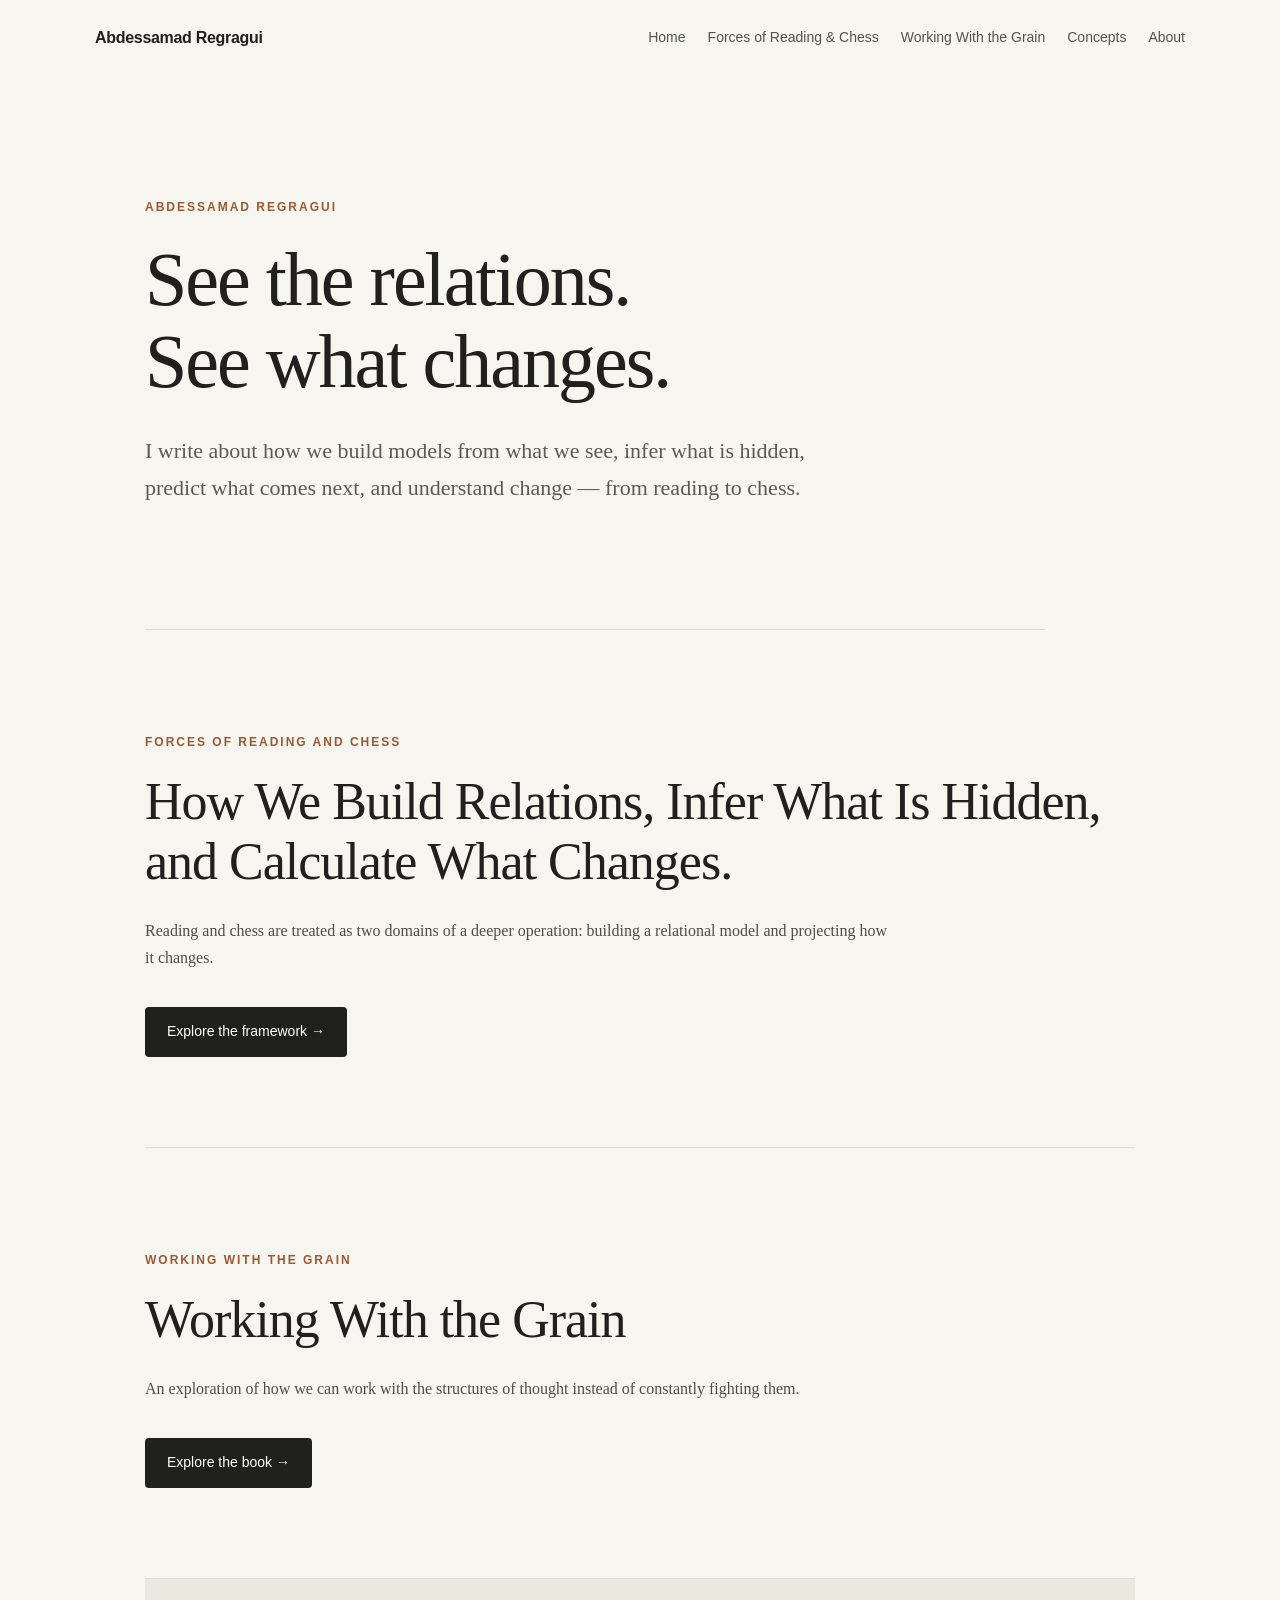
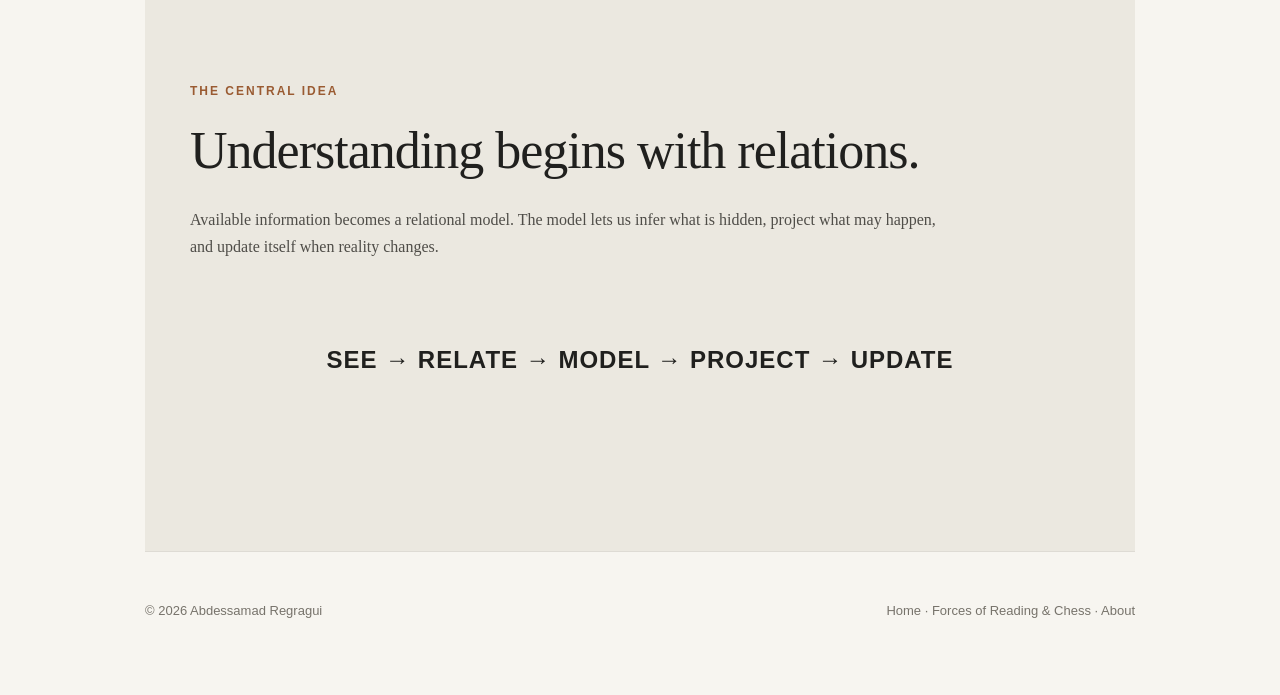
<file: index.html>
<!DOCTYPE html>
<html lang="en">
<head>
    <meta charset="UTF-8">
    <meta name="viewport" content="width=device-width, initial-scale=1.0">

    <title>Abdessamad Regragui — Ideas, Reading & Chess</title>

    <meta name="description" content="Official website of Abdessamad Regragui, author of Forces of Reading and Chess and Working With the Grain.">

    <link rel="stylesheet" href="style.css">
</head>

<body>

<header>
    <nav class="nav">
        <a href="index.html" class="logo">Abdessamad Regragui</a>

        <div class="nav-links">
            <a href="index.html">Home</a>
            <a href="forces-of-reading-and-chess.html">Forces of Reading & Chess</a>
            <a href="working-with-the-grain.html">Working With the Grain</a>
            <a href="concepts.html">Concepts</a>
            <a href="about.html">About</a>
        </div>
    </nav>
</header>

<main>

<section class="hero">

    <p class="eyebrow">ABDESSAMAD REGRAGUI</p>

    <h1>
        See the relations.<br>
        See what changes.
    </h1>

    <p class="intro">
        I write about how we build models from what we see,
        infer what is hidden, predict what comes next,
        and understand change — from reading to chess.
    </p>

</section>


<section>

    <p class="section-label">FORCES OF READING AND CHESS</p>

    <h2>
        How We Build Relations,
        Infer What Is Hidden,
        and Calculate What Changes.
    </h2>

    <p>
        Reading and chess are treated as two domains of a
        deeper operation: building a relational model and
        projecting how it changes.
    </p>

    <a class="button" href="forces-of-reading-and-chess.html">
        Explore the framework →
    </a>

</section>


<section>

    <p class="section-label">WORKING WITH THE GRAIN</p>

    <h2>Working With the Grain</h2>

    <p>
        An exploration of how we can work with the structures
        of thought instead of constantly fighting them.
    </p>

    <a class="button" href="working-with-the-grain.html">
        Explore the book →
    </a>

</section>


<section class="connection">

    <p class="section-label">THE CENTRAL IDEA</p>

    <h2>Understanding begins with relations.</h2>

    <p>
        Available information becomes a relational model.
        The model lets us infer what is hidden, project what
        may happen, and update itself when reality changes.
    </p>

    <div class="large-formula">
        SEE → RELATE → MODEL → PROJECT → UPDATE
    </div>

</section>

</main>


<footer>

    <p>© 2026 Abdessamad Regragui</p>

    <p>
        <a href="index.html">Home</a> ·
        <a href="forces-of-reading-and-chess.html">Forces of Reading & Chess</a> ·
        <a href="about.html">About</a>
    </p>

</footer>

</body>
</html>
</file>
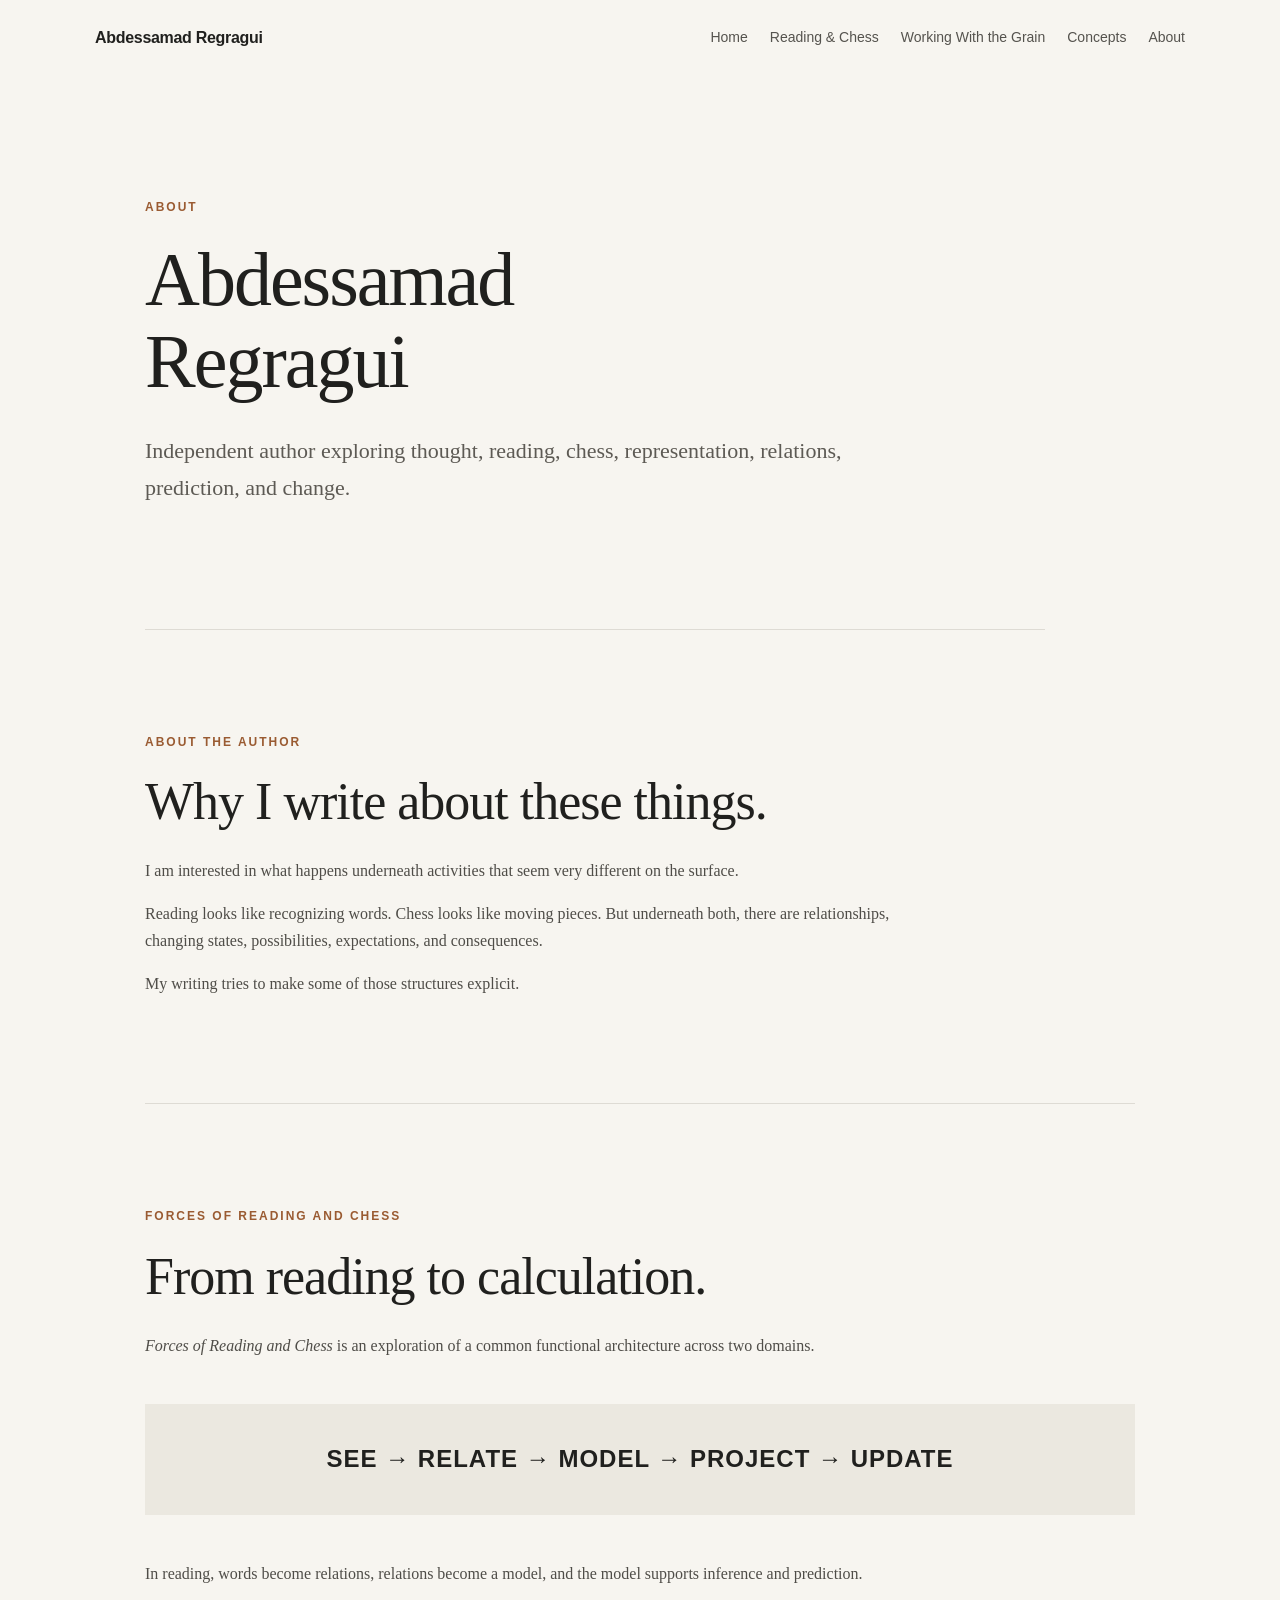
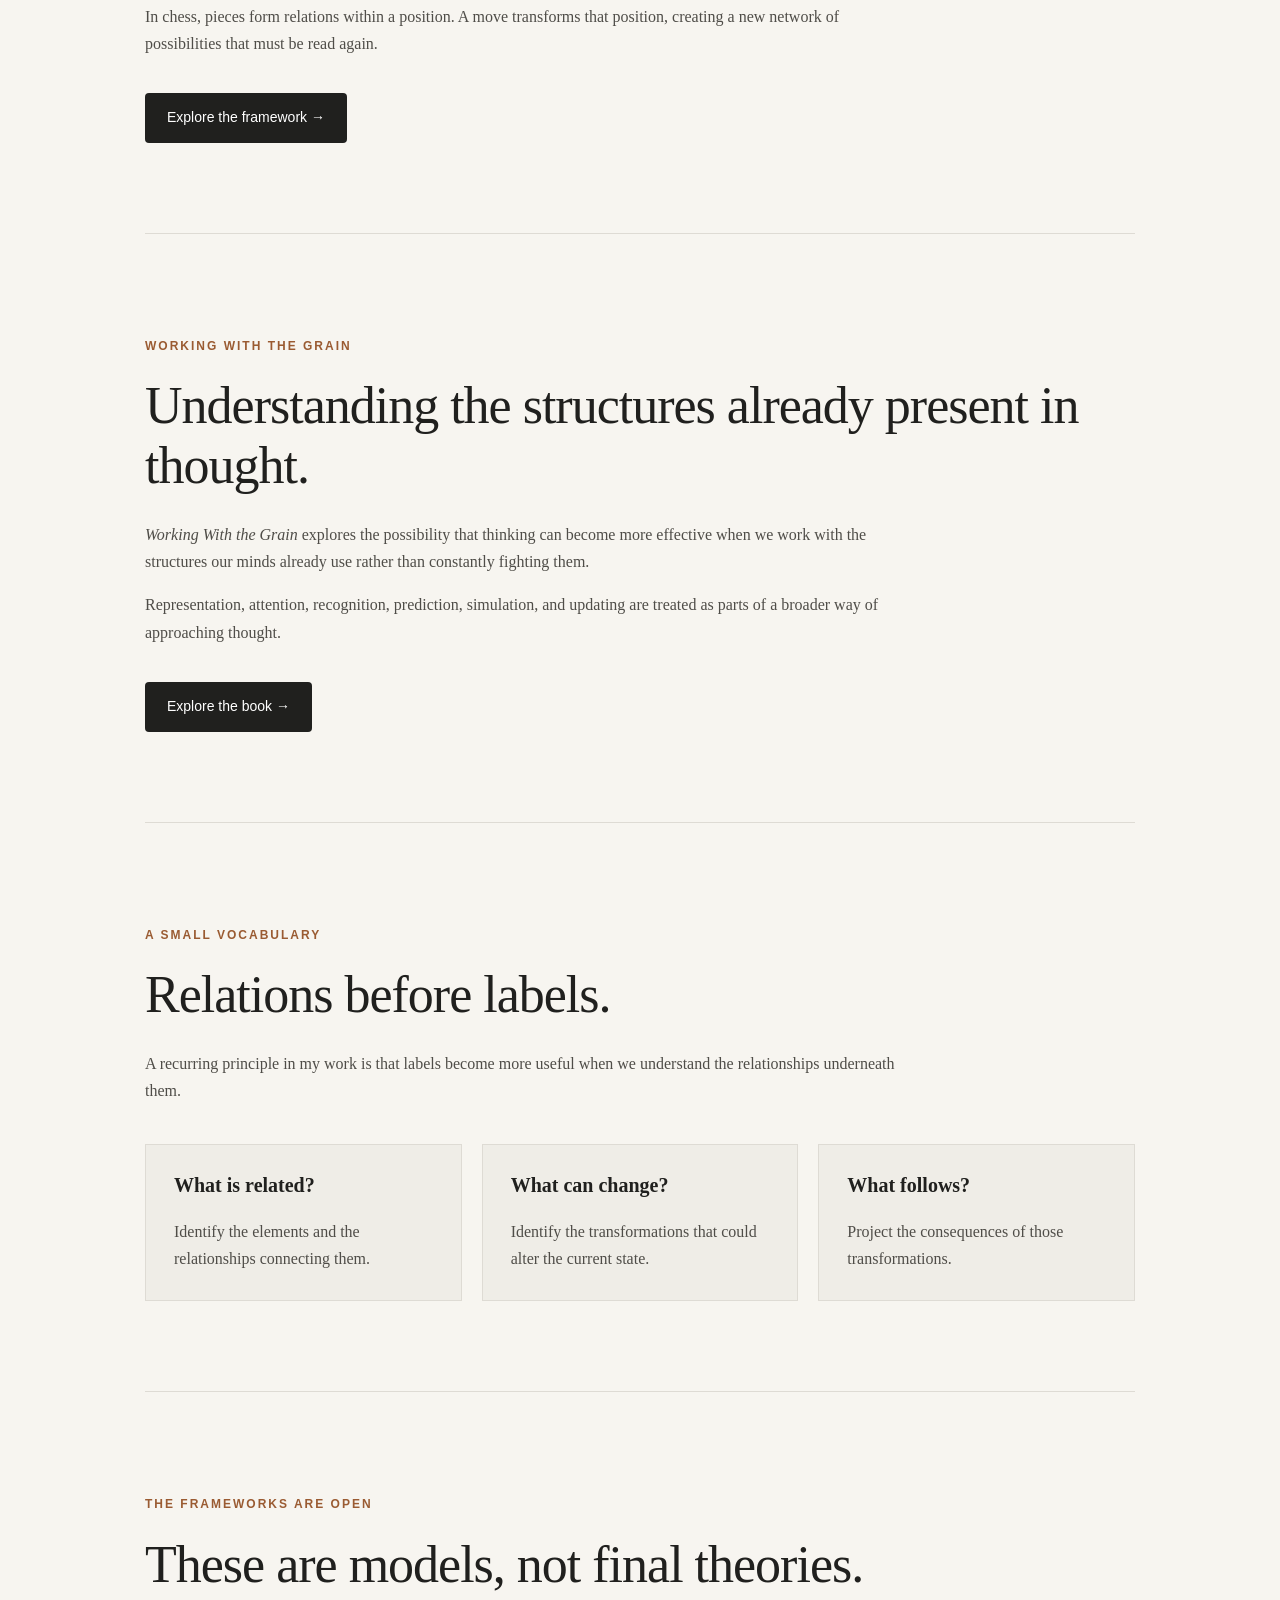
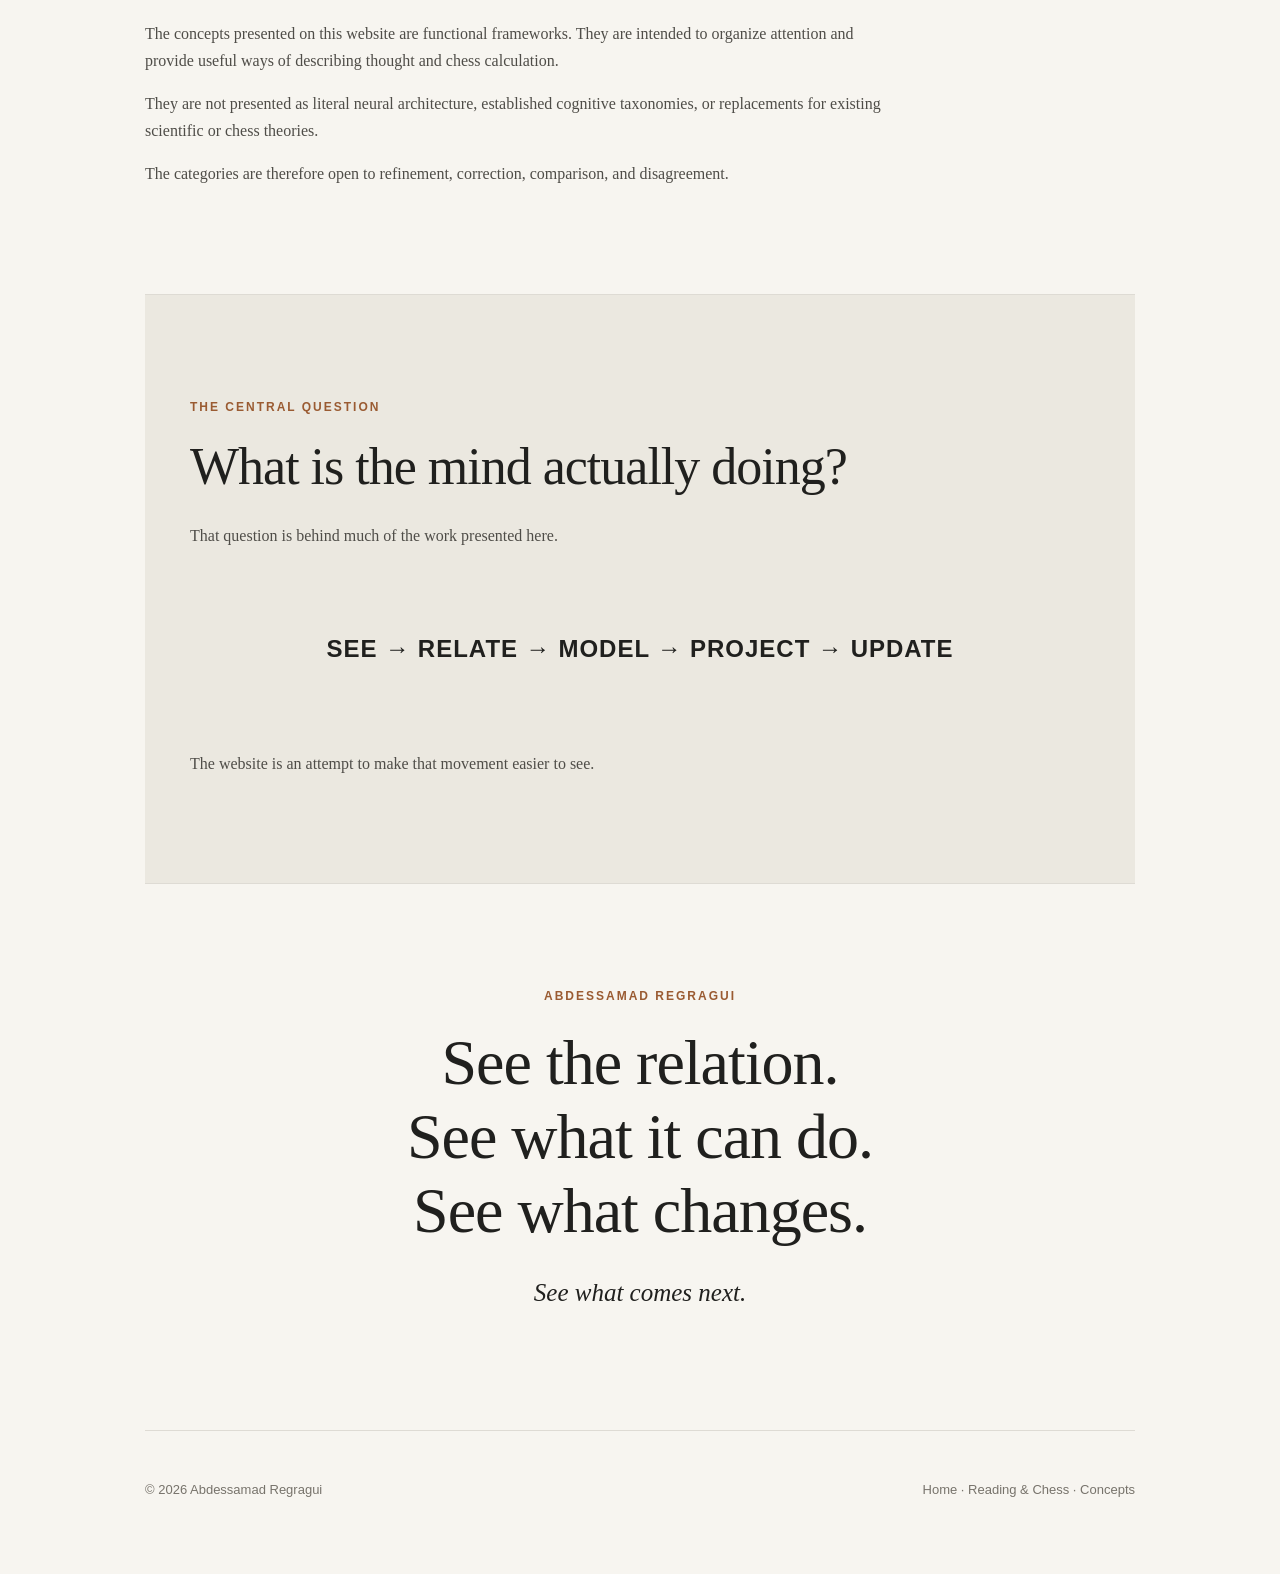
<file: about.html>
<!DOCTYPE html>
<html lang="en">
<head>
    <meta charset="UTF-8">
    <meta name="viewport" content="width=device-width, initial-scale=1.0">

    <title>About — Abdessamad Regragui</title>

    <meta name="description" content="About Abdessamad Regragui, author of Forces of Reading and Chess and Working With the Grain.">

    <link rel="stylesheet" href="style.css">
</head>

<body>

<header>
    <nav class="nav">
        <a href="index.html" class="logo">Abdessamad Regragui</a>

        <div class="nav-links">
            <a href="index.html">Home</a>
            <a href="forces-of-reading-and-chess.html">Reading & Chess</a>
            <a href="working-with-the-grain.html">Working With the Grain</a>
            <a href="concepts.html">Concepts</a>
            <a href="about.html">About</a>
        </div>
    </nav>
</header>

<main>

<section class="hero">

    <p class="eyebrow">ABOUT</p>

    <h1>
        Abdessamad<br>
        Regragui
    </h1>

    <p class="intro">
        Independent author exploring thought, reading, chess,
        representation, relations, prediction, and change.
    </p>

</section>


<section>

    <p class="section-label">ABOUT THE AUTHOR</p>

    <h2>Why I write about these things.</h2>

    <p>
        I am interested in what happens underneath activities that
        seem very different on the surface.
    </p>

    <p>
        Reading looks like recognizing words. Chess looks like moving
        pieces. But underneath both, there are relationships, changing
        states, possibilities, expectations, and consequences.
    </p>

    <p>
        My writing tries to make some of those structures explicit.
    </p>

</section>


<section>

    <p class="section-label">FORCES OF READING AND CHESS</p>

    <h2>From reading to calculation.</h2>

    <p>
        <em>Forces of Reading and Chess</em> is an exploration of a
        common functional architecture across two domains.
    </p>

    <div class="large-formula">
        SEE → RELATE → MODEL → PROJECT → UPDATE
    </div>

    <p>
        In reading, words become relations, relations become a model,
        and the model supports inference and prediction.
    </p>

    <p>
        In chess, pieces form relations within a position. A move
        transforms that position, creating a new network of possibilities
        that must be read again.
    </p>

    <a class="button" href="forces-of-reading-and-chess.html">
        Explore the framework →
    </a>

</section>


<section>

    <p class="section-label">WORKING WITH THE GRAIN</p>

    <h2>Understanding the structures already present in thought.</h2>

    <p>
        <em>Working With the Grain</em> explores the possibility that
        thinking can become more effective when we work with the
        structures our minds already use rather than constantly
        fighting them.
    </p>

    <p>
        Representation, attention, recognition, prediction, simulation,
        and updating are treated as parts of a broader way of approaching
        thought.
    </p>

    <a class="button" href="working-with-the-grain.html">
        Explore the book →
    </a>

</section>


<section>

    <p class="section-label">A SMALL VOCABULARY</p>

    <h2>Relations before labels.</h2>

    <p>
        A recurring principle in my work is that labels become more useful
        when we understand the relationships underneath them.
    </p>

    <div class="three-columns">

        <div class="concept-card">
            <h3>What is related?</h3>
            <p>
                Identify the elements and the relationships connecting them.
            </p>
        </div>

        <div class="concept-card">
            <h3>What can change?</h3>
            <p>
                Identify the transformations that could alter the current
                state.
            </p>
        </div>

        <div class="concept-card">
            <h3>What follows?</h3>
            <p>
                Project the consequences of those transformations.
            </p>
        </div>

    </div>

</section>


<section>

    <p class="section-label">THE FRAMEWORKS ARE OPEN</p>

    <h2>These are models, not final theories.</h2>

    <p>
        The concepts presented on this website are functional frameworks.
        They are intended to organize attention and provide useful ways
        of describing thought and chess calculation.
    </p>

    <p>
        They are not presented as literal neural architecture,
        established cognitive taxonomies, or replacements for existing
        scientific or chess theories.
    </p>

    <p>
        The categories are therefore open to refinement, correction,
        comparison, and disagreement.
    </p>

</section>


<section class="connection">

    <p class="section-label">THE CENTRAL QUESTION</p>

    <h2>What is the mind actually doing?</h2>

    <p>
        That question is behind much of the work presented here.
    </p>

    <div class="large-formula">
        SEE → RELATE → MODEL → PROJECT → UPDATE
    </div>

    <p>
        The website is an attempt to make that movement easier to see.
    </p>

</section>


<section class="final">

    <p class="section-label">ABDESSAMAD REGRAGUI</p>

    <h2>
        See the relation.<br>
        See what it can do.<br>
        See what changes.
    </h2>

    <p class="emphasis">
        See what comes next.
    </p>

</section>

</main>


<footer>

    <p>© 2026 Abdessamad Regragui</p>

    <p>
        <a href="index.html">Home</a> ·
        <a href="forces-of-reading-and-chess.html">Reading & Chess</a> ·
        <a href="concepts.html">Concepts</a>
    </p>

</footer>

</body>
</html>
</file>
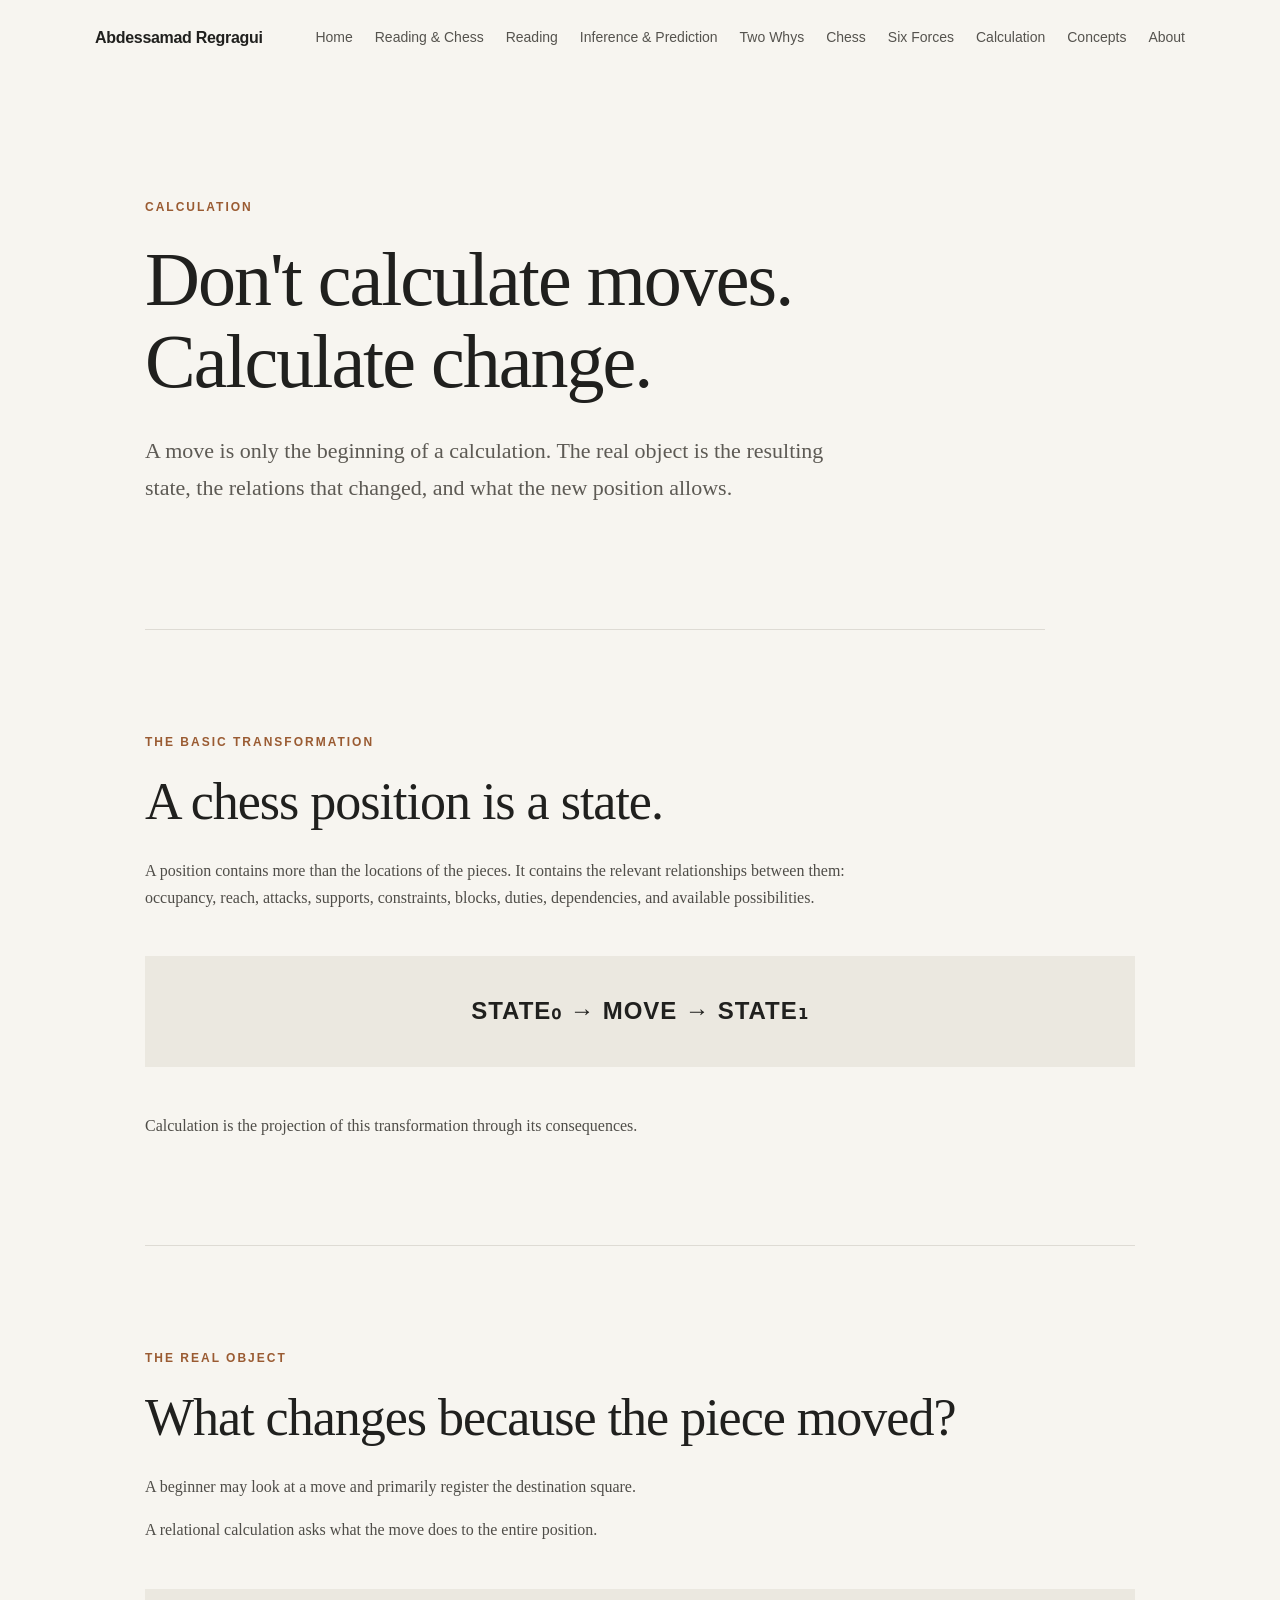
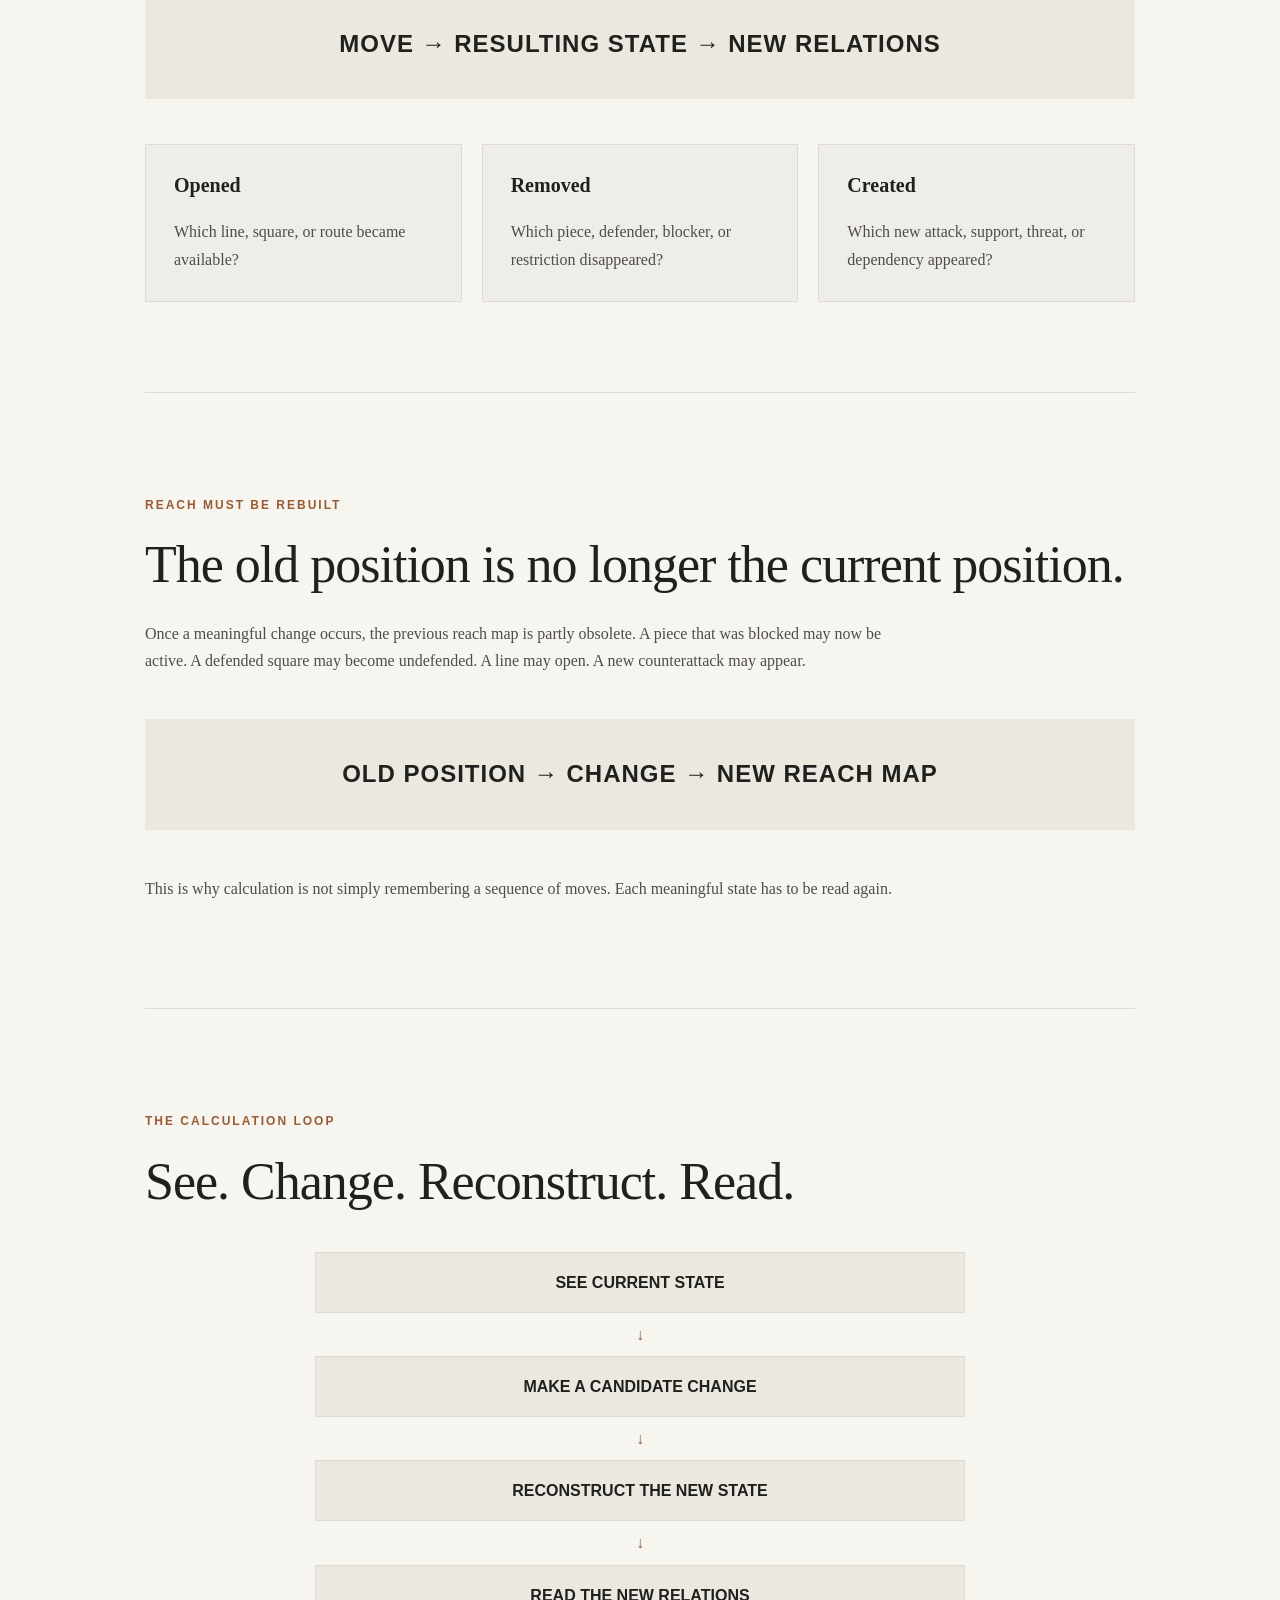
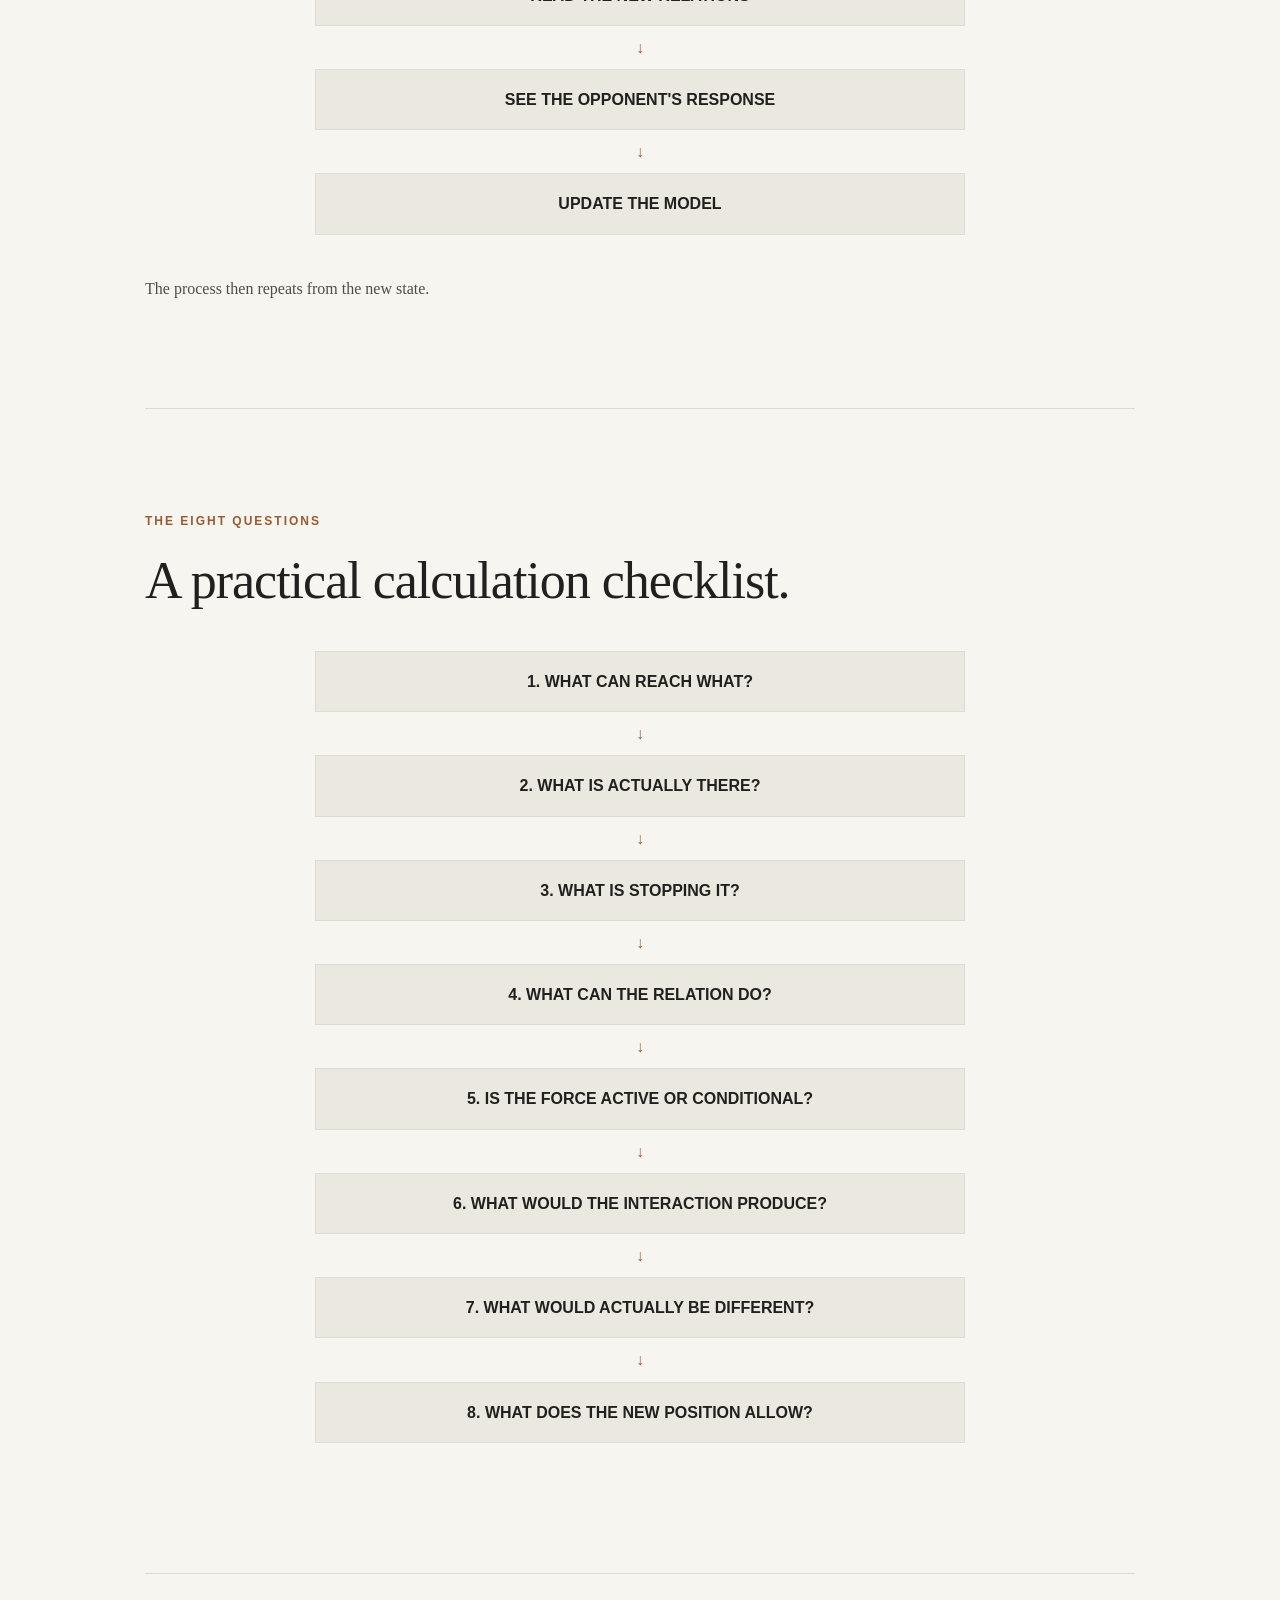
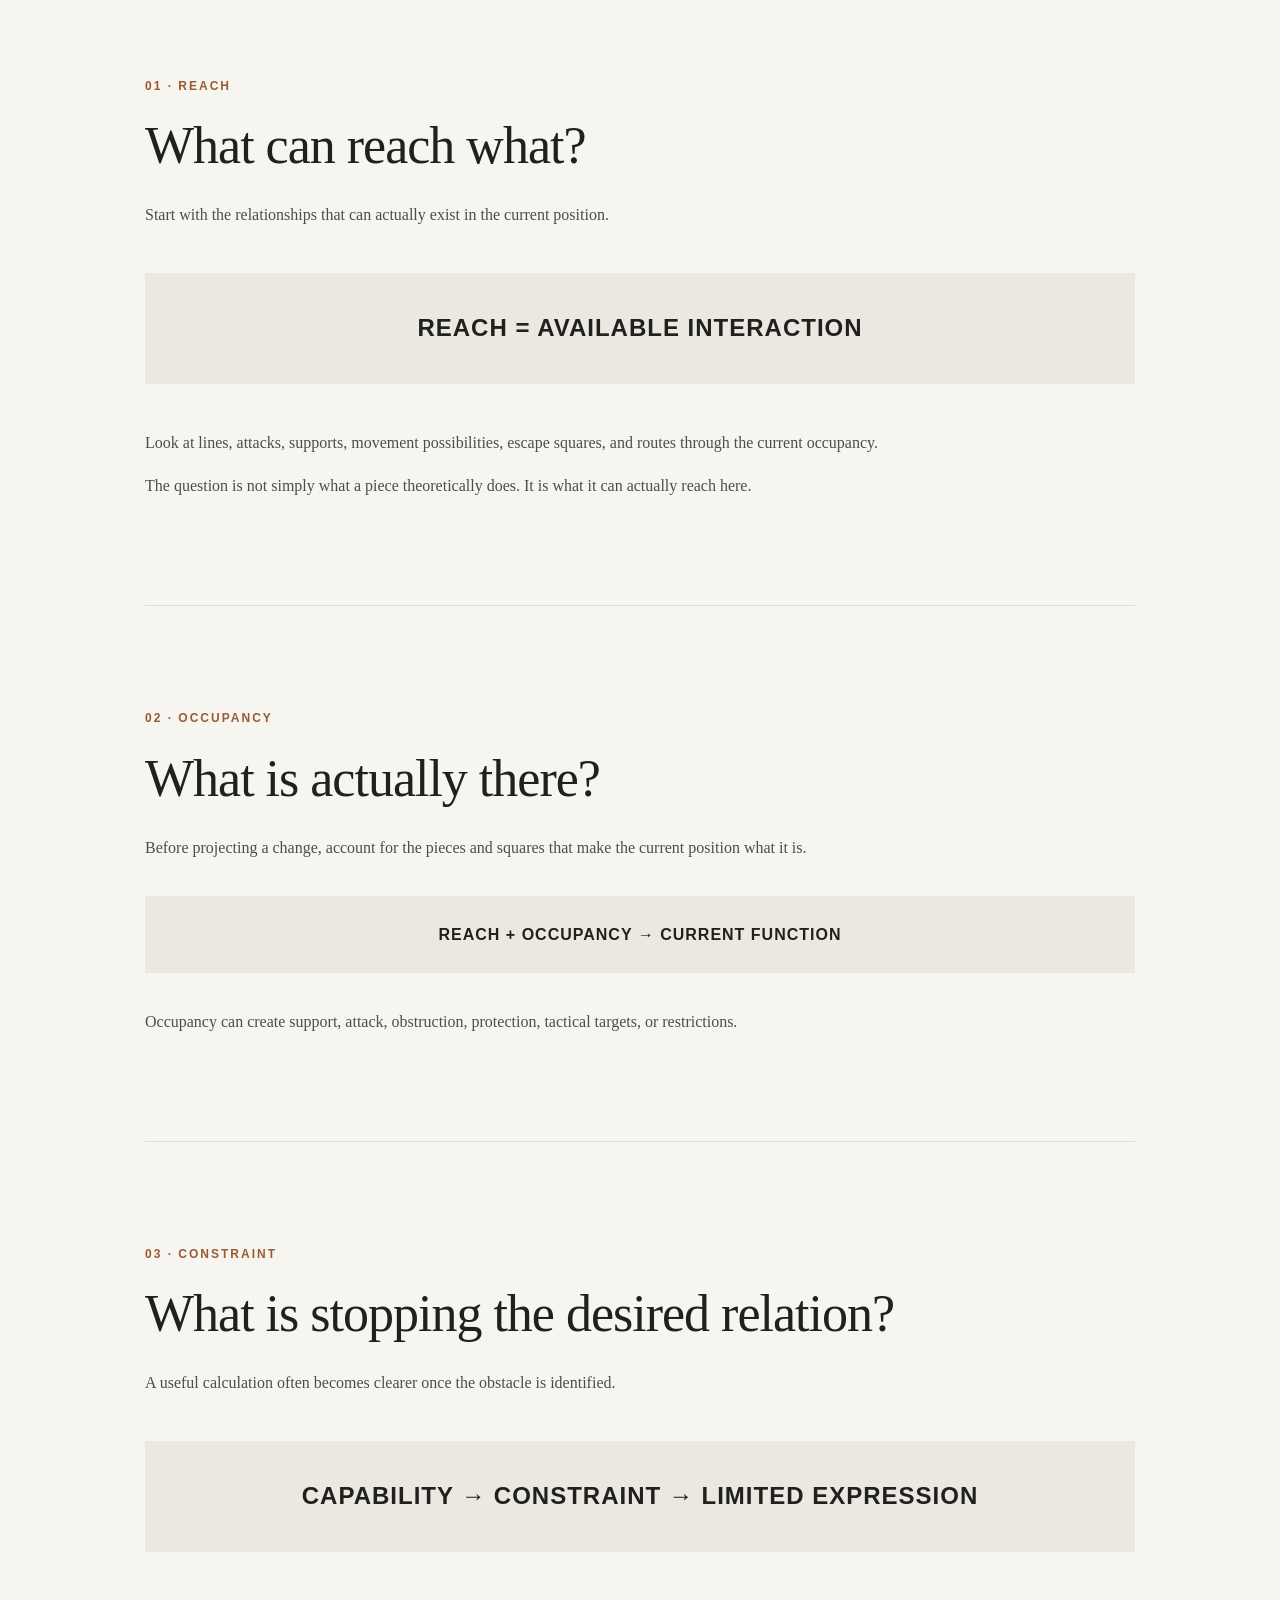
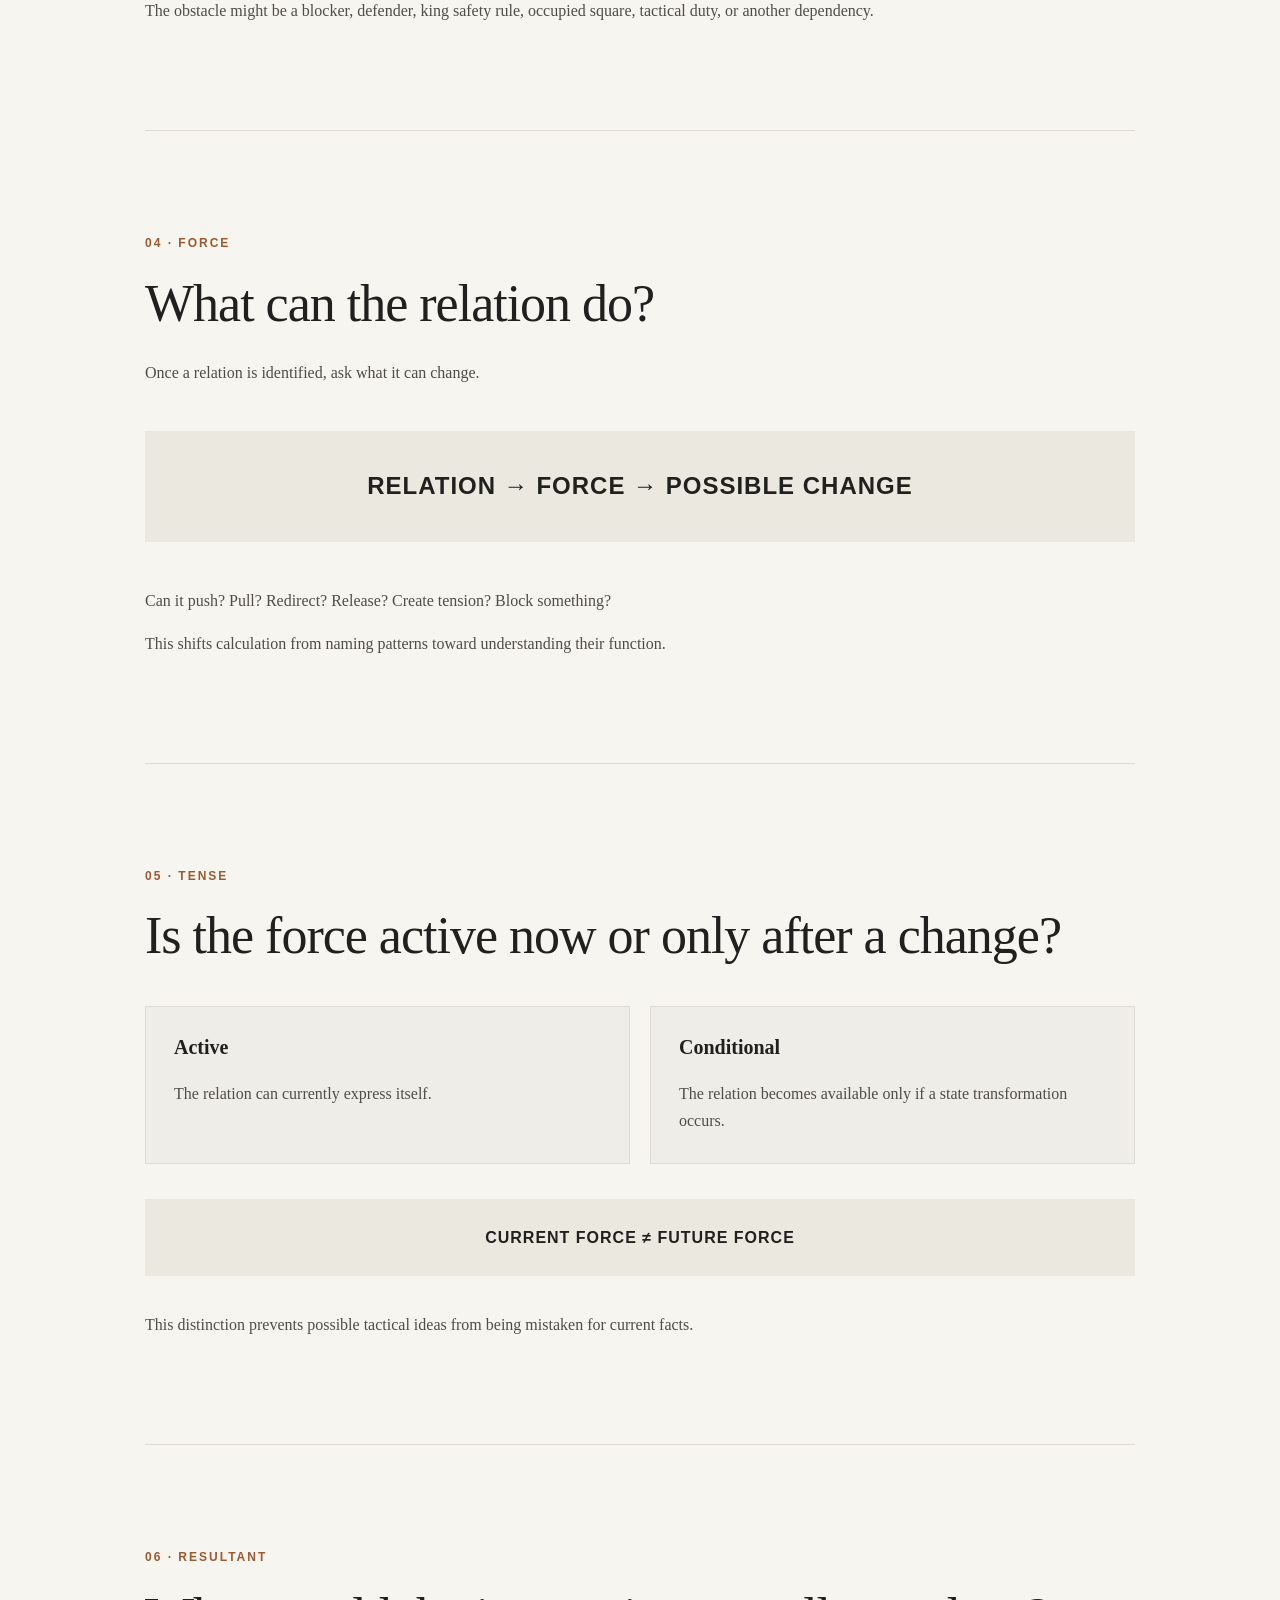
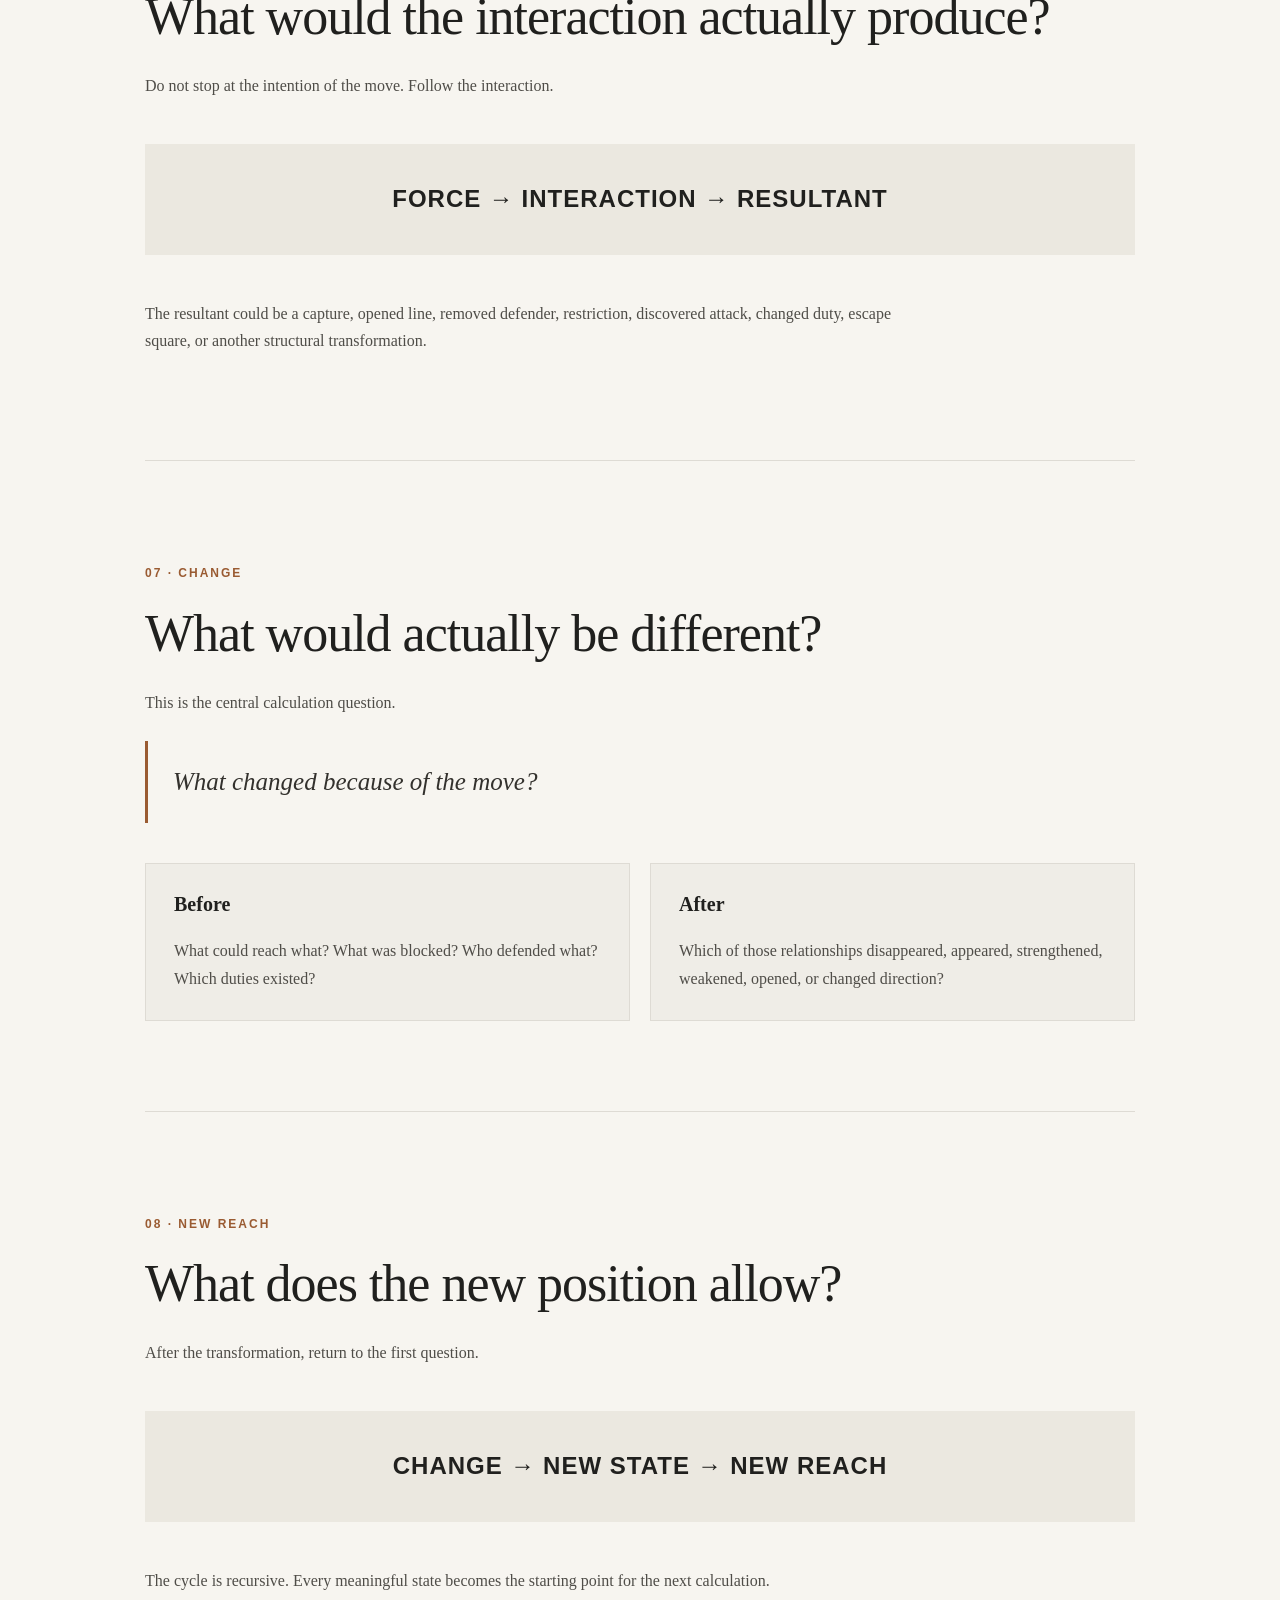
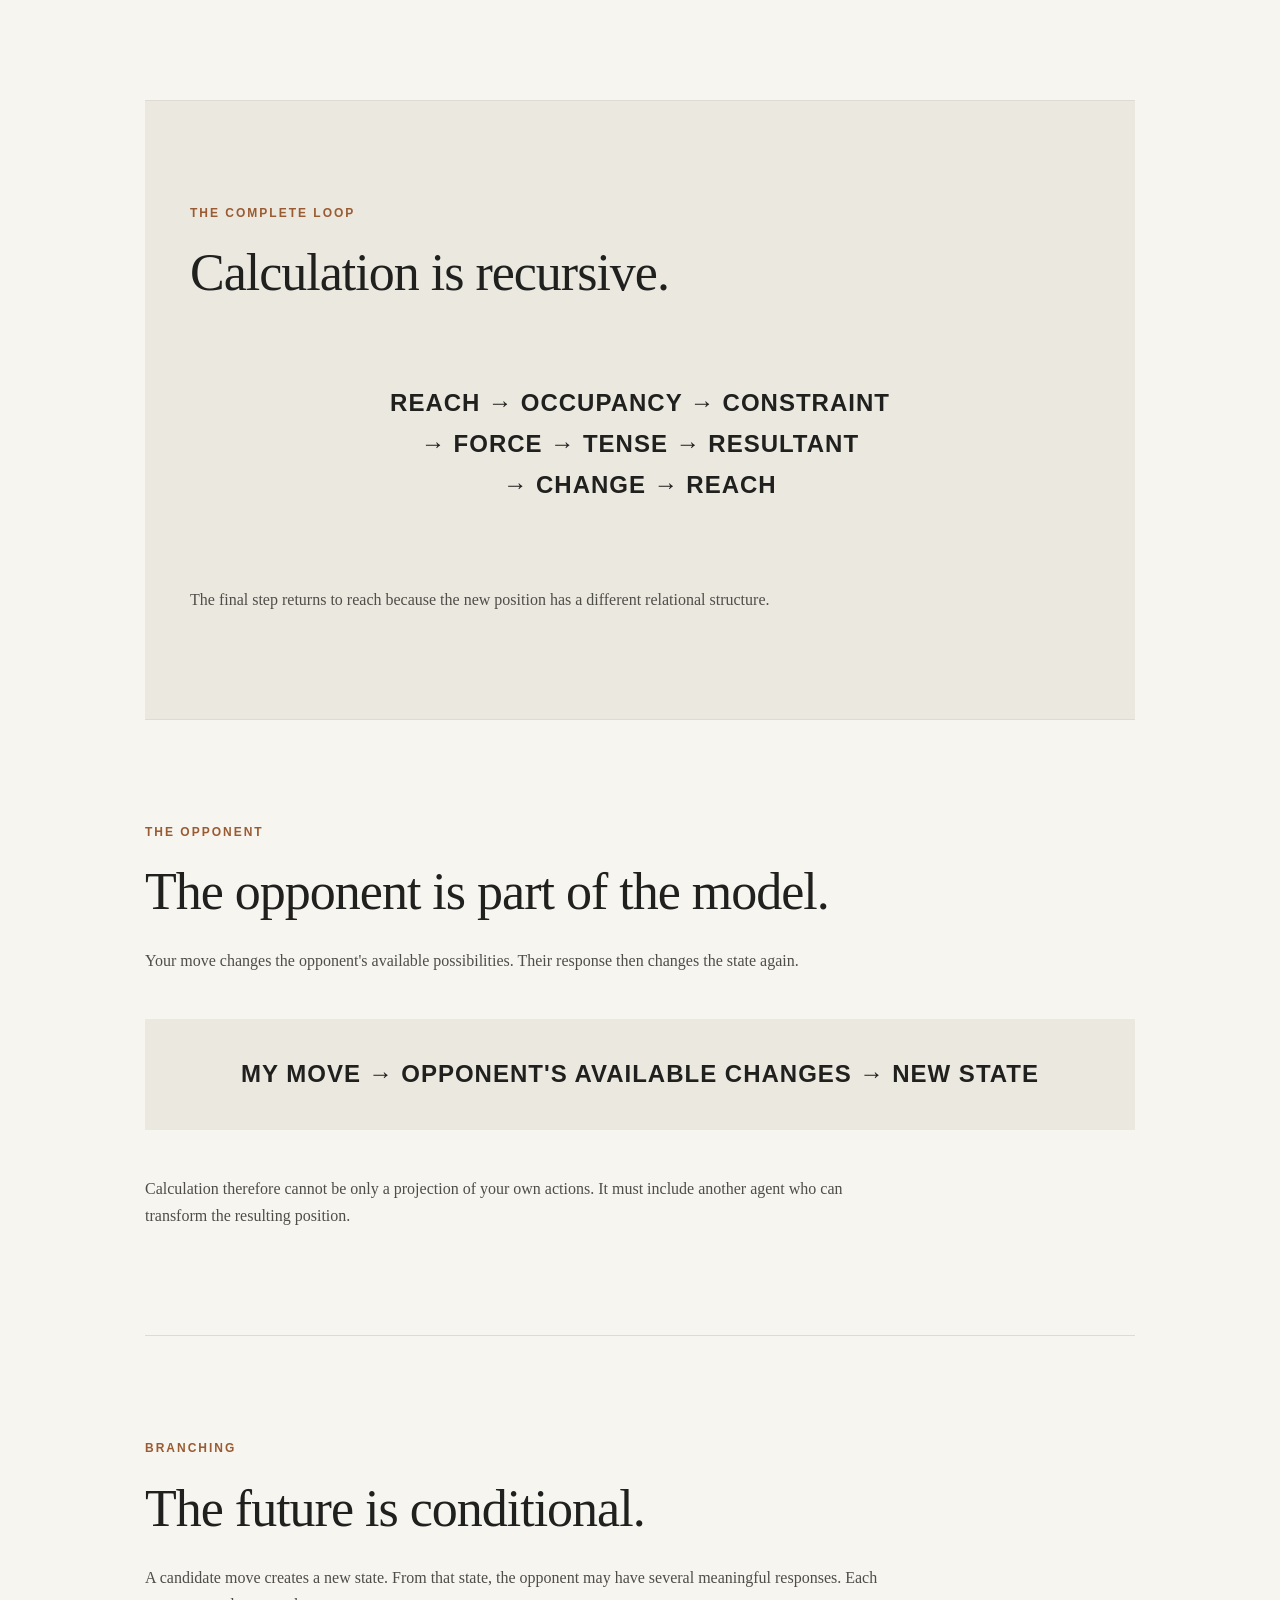
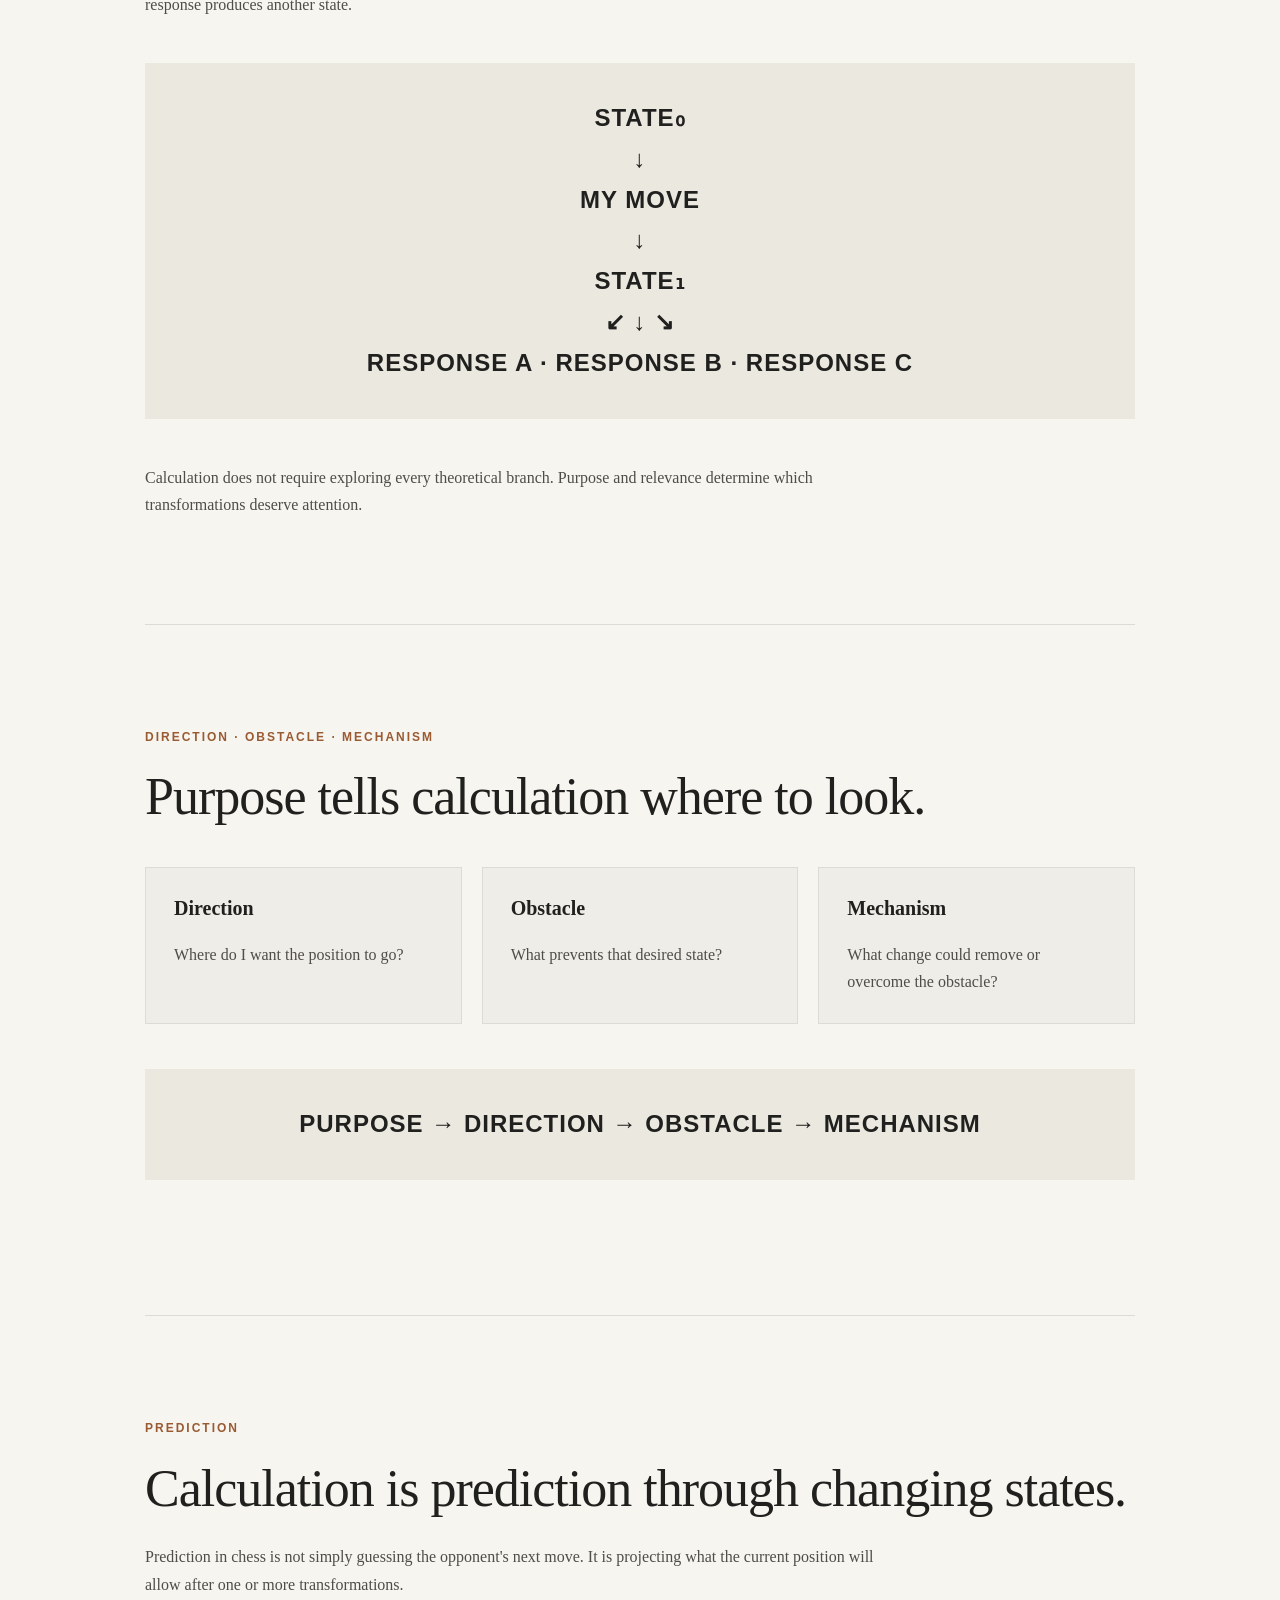
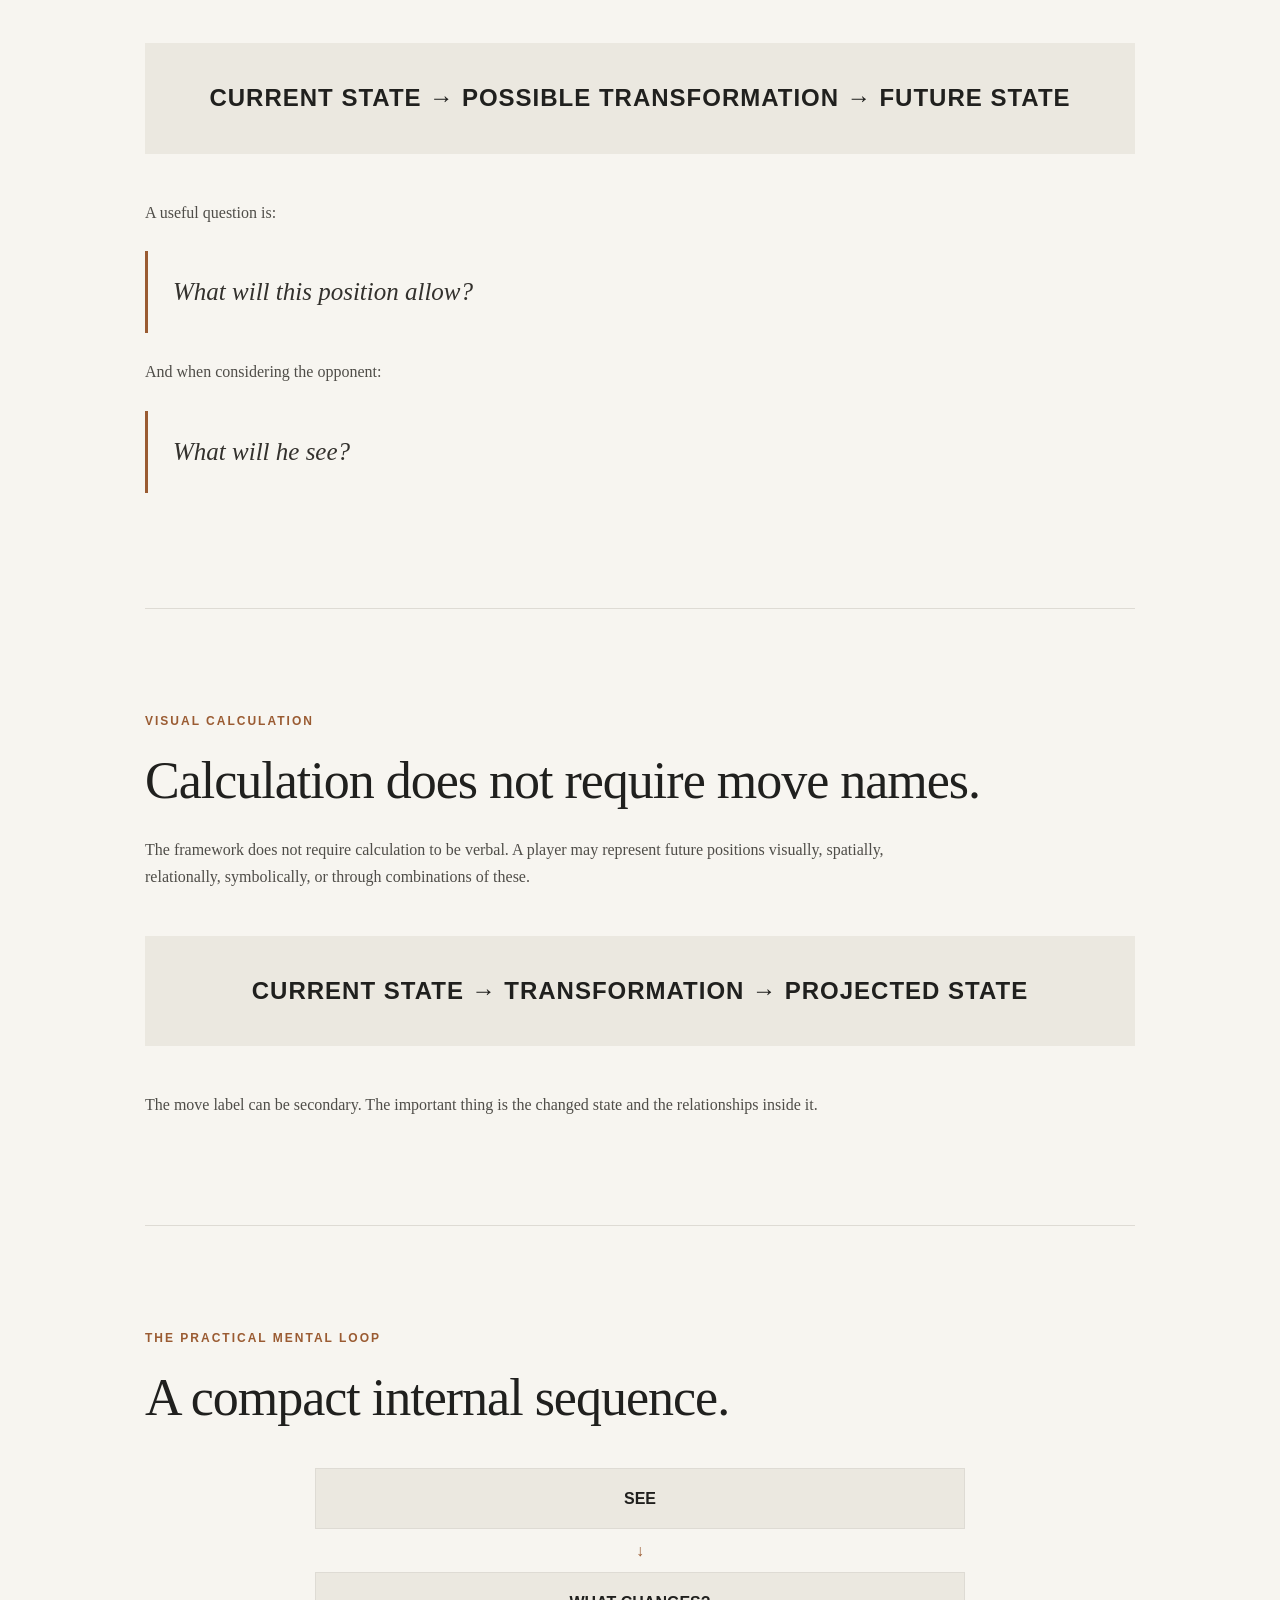
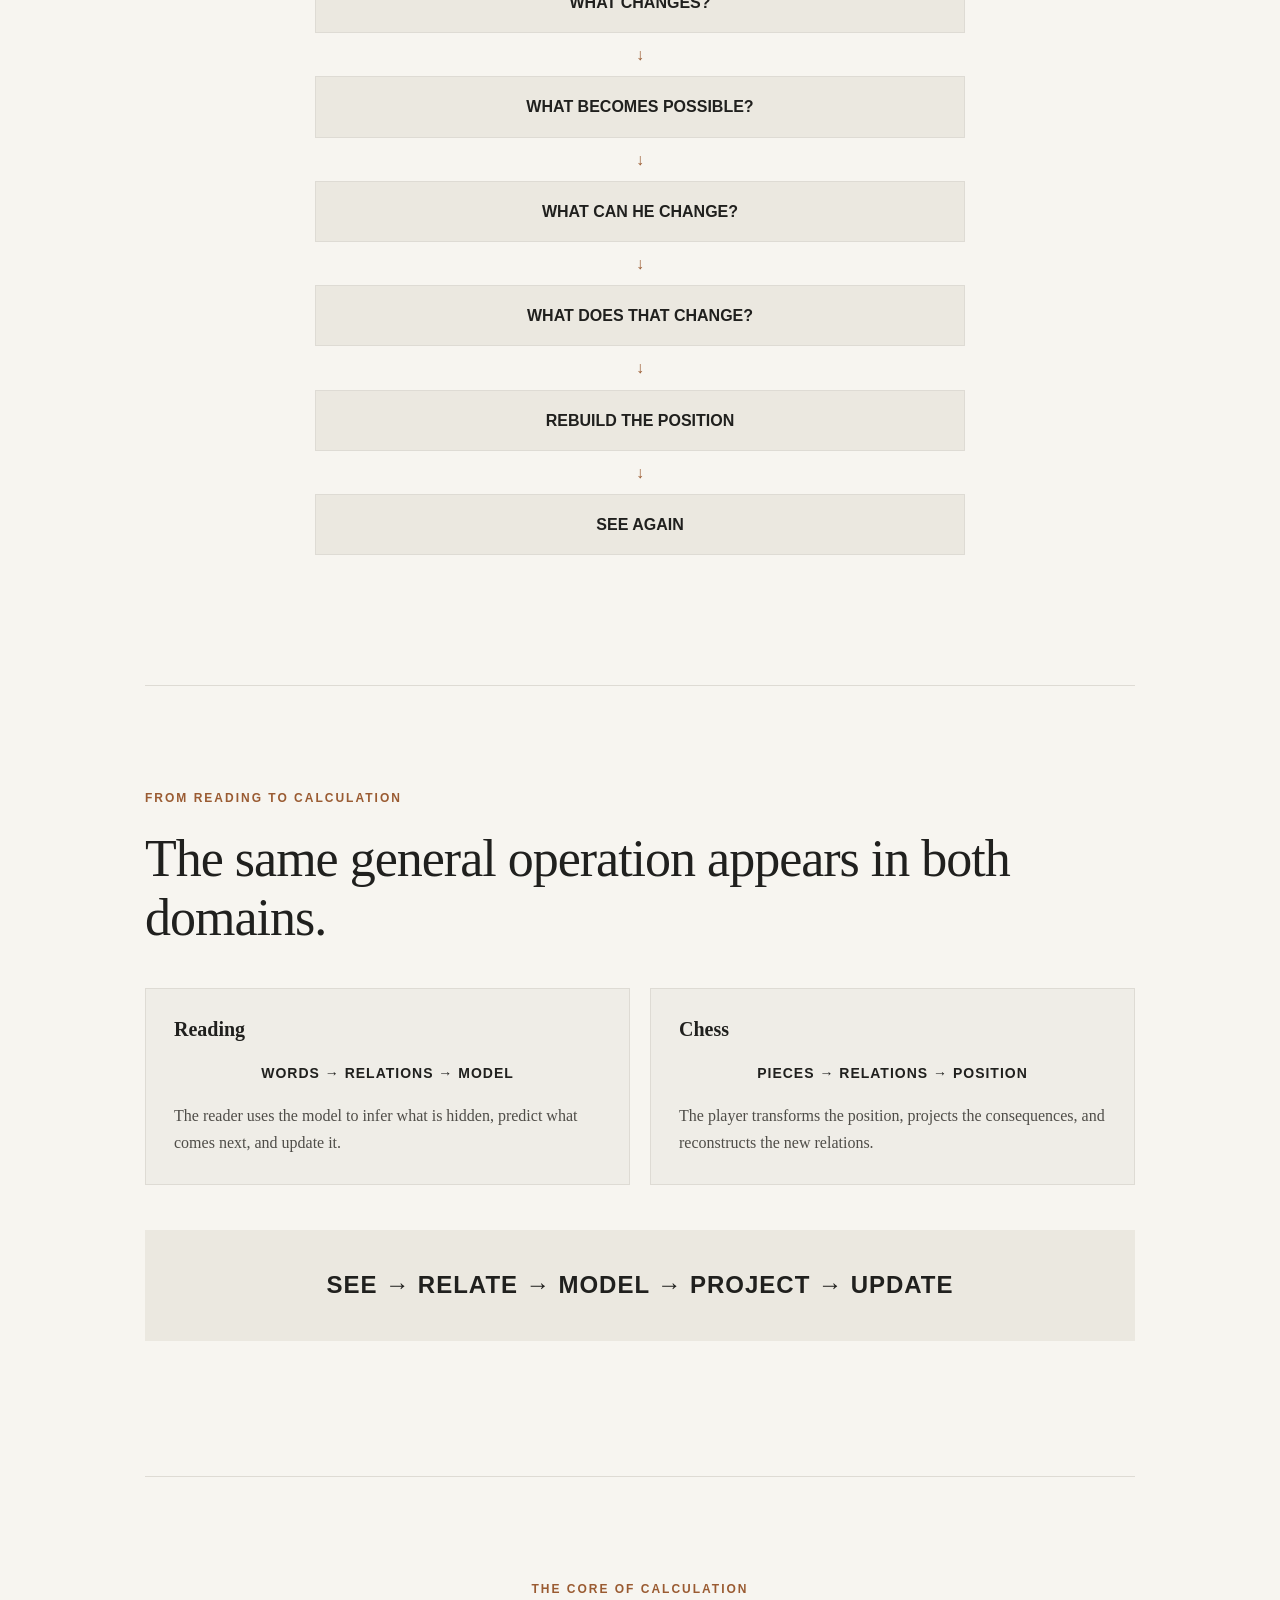
<file: calculation.html>
<!DOCTYPE html>
<html lang="en">
<head>
    <meta charset="UTF-8">
    <meta name="viewport" content="width=device-width, initial-scale=1.0">

    <title>Calculation in Chess — Abdessamad Regragui</title>

    <meta name="description" content="A relational framework for chess calculation: state changes, reachability, force, opponent responses, prediction, and updating the position.">

    <link rel="stylesheet" href="style.css">
</head>

<body>

<header>
    <nav class="nav">
        <a href="index.html" class="logo">Abdessamad Regragui</a>

        <div class="nav-links">
            <a href="index.html">Home</a>
            <a href="forces-of-reading-and-chess.html">Reading & Chess</a>
            <a href="forces-of-reading.html">Reading</a>
            <a href="inference-and-prediction.html">Inference & Prediction</a>
            <a href="two-whys.html">Two Whys</a>
            <a href="forces-of-chess.html">Chess</a>
            <a href="six-forces.html">Six Forces</a>
            <a href="calculation.html">Calculation</a>
            <a href="concepts.html">Concepts</a>
            <a href="about.html">About</a>
        </div>
    </nav>
</header>

<main>

<section class="hero">

    <p class="eyebrow">CALCULATION</p>

    <h1>
        Don't calculate moves.<br>
        Calculate change.
    </h1>

    <p class="intro">
        A move is only the beginning of a calculation. The real
        object is the resulting state, the relations that changed,
        and what the new position allows.
    </p>

</section>


<section>

    <p class="section-label">THE BASIC TRANSFORMATION</p>

    <h2>A chess position is a state.</h2>

    <p>
        A position contains more than the locations of the pieces.
        It contains the relevant relationships between them:
        occupancy, reach, attacks, supports, constraints, blocks,
        duties, dependencies, and available possibilities.
    </p>

    <div class="large-formula">
        STATE₀ → MOVE → STATE₁
    </div>

    <p>
        Calculation is the projection of this transformation through
        its consequences.
    </p>

</section>


<section>

    <p class="section-label">THE REAL OBJECT</p>

    <h2>What changes because the piece moved?</h2>

    <p>
        A beginner may look at a move and primarily register the
        destination square.
    </p>

    <p>
        A relational calculation asks what the move does to the
        entire position.
    </p>

    <div class="large-formula">
        MOVE → RESULTING STATE → NEW RELATIONS
    </div>

    <div class="three-columns">

        <div class="concept-card">
            <h3>Opened</h3>
            <p>
                Which line, square, or route became available?
            </p>
        </div>

        <div class="concept-card">
            <h3>Removed</h3>
            <p>
                Which piece, defender, blocker, or restriction disappeared?
            </p>
        </div>

        <div class="concept-card">
            <h3>Created</h3>
            <p>
                Which new attack, support, threat, or dependency appeared?
            </p>
        </div>

    </div>

</section>


<section>

    <p class="section-label">REACH MUST BE REBUILT</p>

    <h2>The old position is no longer the current position.</h2>

    <p>
        Once a meaningful change occurs, the previous reach map is
        partly obsolete. A piece that was blocked may now be active.
        A defended square may become undefended. A line may open.
        A new counterattack may appear.
    </p>

    <div class="large-formula">
        OLD POSITION → CHANGE → NEW REACH MAP
    </div>

    <p>
        This is why calculation is not simply remembering a sequence
        of moves. Each meaningful state has to be read again.
    </p>

</section>


<section>

    <p class="section-label">THE CALCULATION LOOP</p>

    <h2>See. Change. Reconstruct. Read.</h2>

    <div class="calculation">

        <div>SEE CURRENT STATE</div>
        <div>↓</div>

        <div>MAKE A CANDIDATE CHANGE</div>
        <div>↓</div>

        <div>RECONSTRUCT THE NEW STATE</div>
        <div>↓</div>

        <div>READ THE NEW RELATIONS</div>
        <div>↓</div>

        <div>SEE THE OPPONENT'S RESPONSE</div>
        <div>↓</div>

        <div>UPDATE THE MODEL</div>

    </div>

    <p>
        The process then repeats from the new state.
    </p>

</section>


<section>

    <p class="section-label">THE EIGHT QUESTIONS</p>

    <h2>A practical calculation checklist.</h2>

    <div class="calculation">

        <div>1. WHAT CAN REACH WHAT?</div>
        <div>↓</div>

        <div>2. WHAT IS ACTUALLY THERE?</div>
        <div>↓</div>

        <div>3. WHAT IS STOPPING IT?</div>
        <div>↓</div>

        <div>4. WHAT CAN THE RELATION DO?</div>
        <div>↓</div>

        <div>5. IS THE FORCE ACTIVE OR CONDITIONAL?</div>
        <div>↓</div>

        <div>6. WHAT WOULD THE INTERACTION PRODUCE?</div>
        <div>↓</div>

        <div>7. WHAT WOULD ACTUALLY BE DIFFERENT?</div>
        <div>↓</div>

        <div>8. WHAT DOES THE NEW POSITION ALLOW?</div>

    </div>

</section>


<section>

    <p class="section-label">01 · REACH</p>

    <h2>What can reach what?</h2>

    <p>
        Start with the relationships that can actually exist in the
        current position.
    </p>

    <div class="large-formula">
        REACH = AVAILABLE INTERACTION
    </div>

    <p>
        Look at lines, attacks, supports, movement possibilities,
        escape squares, and routes through the current occupancy.
    </p>

    <p>
        The question is not simply what a piece theoretically does.
        It is what it can actually reach here.
    </p>

</section>


<section>

    <p class="section-label">02 · OCCUPANCY</p>

    <h2>What is actually there?</h2>

    <p>
        Before projecting a change, account for the pieces and
        squares that make the current position what it is.
    </p>

    <div class="formula">
        REACH + OCCUPANCY → CURRENT FUNCTION
    </div>

    <p>
        Occupancy can create support, attack, obstruction, protection,
        tactical targets, or restrictions.
    </p>

</section>


<section>

    <p class="section-label">03 · CONSTRAINT</p>

    <h2>What is stopping the desired relation?</h2>

    <p>
        A useful calculation often becomes clearer once the obstacle
        is identified.
    </p>

    <div class="large-formula">
        CAPABILITY → CONSTRAINT → LIMITED EXPRESSION
    </div>

    <p>
        The obstacle might be a blocker, defender, king safety rule,
        occupied square, tactical duty, or another dependency.
    </p>

</section>


<section>

    <p class="section-label">04 · FORCE</p>

    <h2>What can the relation do?</h2>

    <p>
        Once a relation is identified, ask what it can change.
    </p>

    <div class="large-formula">
        RELATION → FORCE → POSSIBLE CHANGE
    </div>

    <p>
        Can it push? Pull? Redirect? Release? Create tension?
        Block something?
    </p>

    <p>
        This shifts calculation from naming patterns toward
        understanding their function.
    </p>

</section>


<section>

    <p class="section-label">05 · TENSE</p>

    <h2>Is the force active now or only after a change?</h2>

    <div class="comparison">

        <div class="concept-card">
            <h3>Active</h3>
            <p>
                The relation can currently express itself.
            </p>
        </div>

        <div class="concept-card">
            <h3>Conditional</h3>
            <p>
                The relation becomes available only if a state
                transformation occurs.
            </p>
        </div>

    </div>

    <div class="formula">
        CURRENT FORCE ≠ FUTURE FORCE
    </div>

    <p>
        This distinction prevents possible tactical ideas from being
        mistaken for current facts.
    </p>

</section>


<section>

    <p class="section-label">06 · RESULTANT</p>

    <h2>What would the interaction actually produce?</h2>

    <p>
        Do not stop at the intention of the move.
        Follow the interaction.
    </p>

    <div class="large-formula">
        FORCE → INTERACTION → RESULTANT
    </div>

    <p>
        The resultant could be a capture, opened line, removed
        defender, restriction, discovered attack, changed duty,
        escape square, or another structural transformation.
    </p>

</section>


<section>

    <p class="section-label">07 · CHANGE</p>

    <h2>What would actually be different?</h2>

    <p>
        This is the central calculation question.
    </p>

    <blockquote>
        What changed because of the move?
    </blockquote>

    <div class="two-columns">

        <div class="concept-card">
            <h3>Before</h3>
            <p>
                What could reach what? What was blocked? Who defended
                what? Which duties existed?
            </p>
        </div>

        <div class="concept-card">
            <h3>After</h3>
            <p>
                Which of those relationships disappeared, appeared,
                strengthened, weakened, opened, or changed direction?
            </p>
        </div>

    </div>

</section>


<section>

    <p class="section-label">08 · NEW REACH</p>

    <h2>What does the new position allow?</h2>

    <p>
        After the transformation, return to the first question.
    </p>

    <div class="large-formula">
        CHANGE → NEW STATE → NEW REACH
    </div>

    <p>
        The cycle is recursive. Every meaningful state becomes the
        starting point for the next calculation.
    </p>

</section>


<section class="connection">

    <p class="section-label">THE COMPLETE LOOP</p>

    <h2>Calculation is recursive.</h2>

    <div class="large-formula">
        REACH → OCCUPANCY → CONSTRAINT<br>
        → FORCE → TENSE → RESULTANT<br>
        → CHANGE → REACH
    </div>

    <p>
        The final step returns to reach because the new position has
        a different relational structure.
    </p>

</section>


<section>

    <p class="section-label">THE OPPONENT</p>

    <h2>The opponent is part of the model.</h2>

    <p>
        Your move changes the opponent's available possibilities.
        Their response then changes the state again.
    </p>

    <div class="large-formula">
        MY MOVE → OPPONENT'S AVAILABLE CHANGES → NEW STATE
    </div>

    <p>
        Calculation therefore cannot be only a projection of your
        own actions. It must include another agent who can transform
        the resulting position.
    </p>

</section>


<section>

    <p class="section-label">BRANCHING</p>

    <h2>The future is conditional.</h2>

    <p>
        A candidate move creates a new state. From that state,
        the opponent may have several meaningful responses.
        Each response produces another state.
    </p>

    <div class="large-formula">
        STATE₀<br>
        ↓<br>
        MY MOVE<br>
        ↓<br>
        STATE₁<br>
        ↙ ↓ ↘<br>
        RESPONSE A · RESPONSE B · RESPONSE C
    </div>

    <p>
        Calculation does not require exploring every theoretical
        branch. Purpose and relevance determine which transformations
        deserve attention.
    </p>

</section>


<section>

    <p class="section-label">DIRECTION · OBSTACLE · MECHANISM</p>

    <h2>Purpose tells calculation where to look.</h2>

    <div class="three-columns">

        <div class="concept-card">
            <h3>Direction</h3>
            <p>
                Where do I want the position to go?
            </p>
        </div>

        <div class="concept-card">
            <h3>Obstacle</h3>
            <p>
                What prevents that desired state?
            </p>
        </div>

        <div class="concept-card">
            <h3>Mechanism</h3>
            <p>
                What change could remove or overcome the obstacle?
            </p>
        </div>

    </div>

    <div class="large-formula">
        PURPOSE → DIRECTION → OBSTACLE → MECHANISM
    </div>

</section>


<section>

    <p class="section-label">PREDICTION</p>

    <h2>Calculation is prediction through changing states.</h2>

    <p>
        Prediction in chess is not simply guessing the opponent's
        next move. It is projecting what the current position will
        allow after one or more transformations.
    </p>

    <div class="large-formula">
        CURRENT STATE → POSSIBLE TRANSFORMATION → FUTURE STATE
    </div>

    <p>
        A useful question is:
    </p>

    <blockquote>
        What will this position allow?
    </blockquote>

    <p>
        And when considering the opponent:
    </p>

    <blockquote>
        What will he see?
    </blockquote>

</section>


<section>

    <p class="section-label">VISUAL CALCULATION</p>

    <h2>Calculation does not require move names.</h2>

    <p>
        The framework does not require calculation to be verbal.
        A player may represent future positions visually, spatially,
        relationally, symbolically, or through combinations of these.
    </p>

    <div class="large-formula">
        CURRENT STATE → TRANSFORMATION → PROJECTED STATE
    </div>

    <p>
        The move label can be secondary. The important thing is the
        changed state and the relationships inside it.
    </p>

</section>


<section>

    <p class="section-label">THE PRACTICAL MENTAL LOOP</p>

    <h2>A compact internal sequence.</h2>

    <div class="calculation">

        <div>SEE</div>
        <div>↓</div>

        <div>WHAT CHANGES?</div>
        <div>↓</div>

        <div>WHAT BECOMES POSSIBLE?</div>
        <div>↓</div>

        <div>WHAT CAN HE CHANGE?</div>
        <div>↓</div>

        <div>WHAT DOES THAT CHANGE?</div>
        <div>↓</div>

        <div>REBUILD THE POSITION</div>
        <div>↓</div>

        <div>SEE AGAIN</div>

    </div>

</section>


<section>

    <p class="section-label">FROM READING TO CALCULATION</p>

    <h2>The same general operation appears in both domains.</h2>

    <div class="comparison">

        <div class="concept-card">

            <h3>Reading</h3>

            <div class="small-formula">
                WORDS → RELATIONS → MODEL
            </div>

            <p>
                The reader uses the model to infer what is hidden,
                predict what comes next, and update it.
            </p>

        </div>

        <div class="concept-card">

            <h3>Chess</h3>

            <div class="small-formula">
                PIECES → RELATIONS → POSITION
            </div>

            <p>
                The player transforms the position, projects the
                consequences, and reconstructs the new relations.
            </p>

        </div>

    </div>

    <div class="large-formula">
        SEE → RELATE → MODEL → PROJECT → UPDATE
    </div>

</section>


<section class="final">

    <p class="section-label">THE CORE OF CALCULATION</p>

    <h2>
        See the difference.<br>
        See the consequence.<br>
        See the direction.
    </h2>

    <p class="emphasis">
        Then see what will happen here.
    </p>

</section>


<section class="disclaimer">

    <h3>About the framework</h3>

    <p>
        This is a functional framework for organizing chess
        calculation. It is not presented as a literal description
        of neural architecture or as a replacement for established
        chess theory, calculation methods, or analysis.
    </p>

</section>

</main>


<footer>

    <p>© 2026 Abdessamad Regragui</p>

    <p>
        <a href="index.html">Home</a> ·
        <a href="forces-of-chess.html">Chess</a> ·
        <a href="six-forces.html">Six Forces</a> ·
        <a href="inference-and-prediction.html">Inference & Prediction</a> ·
        <a href="about.html">About</a>
    </p>

</footer>

</body>
</html>
</file>
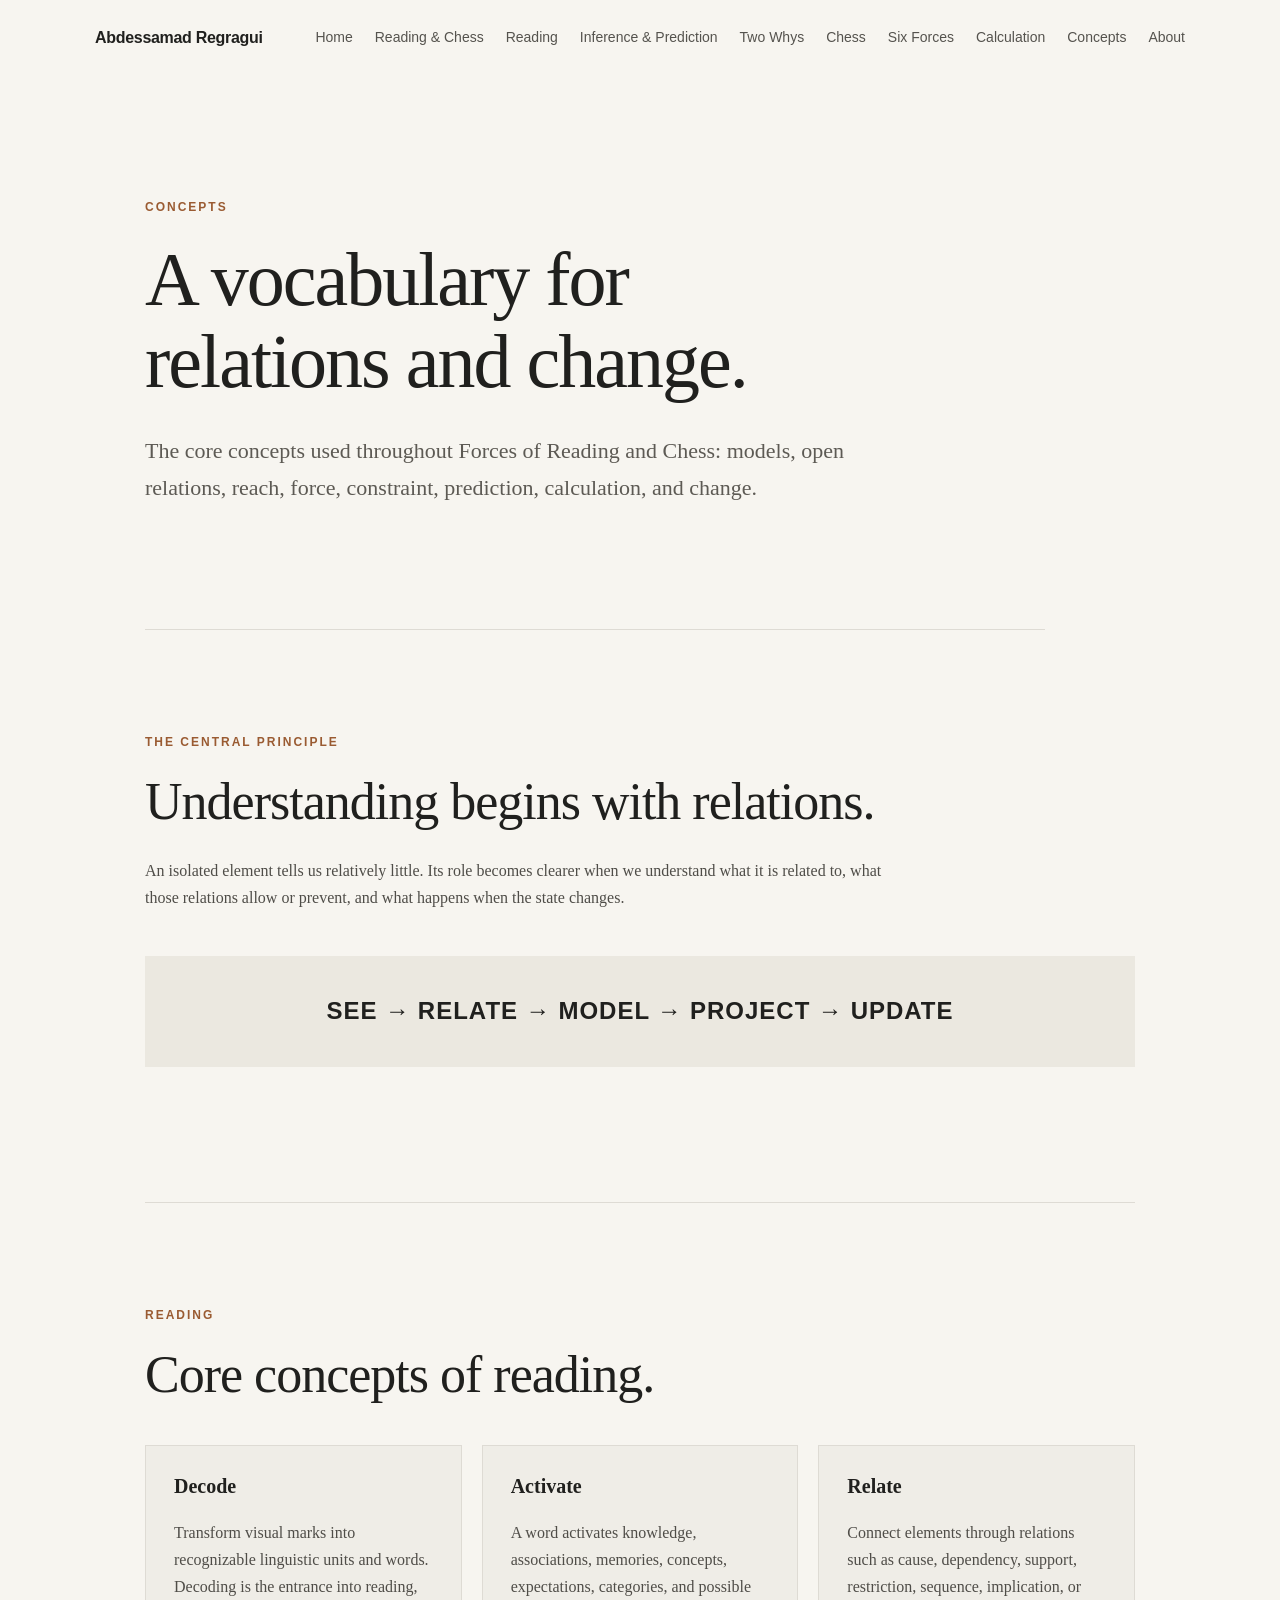
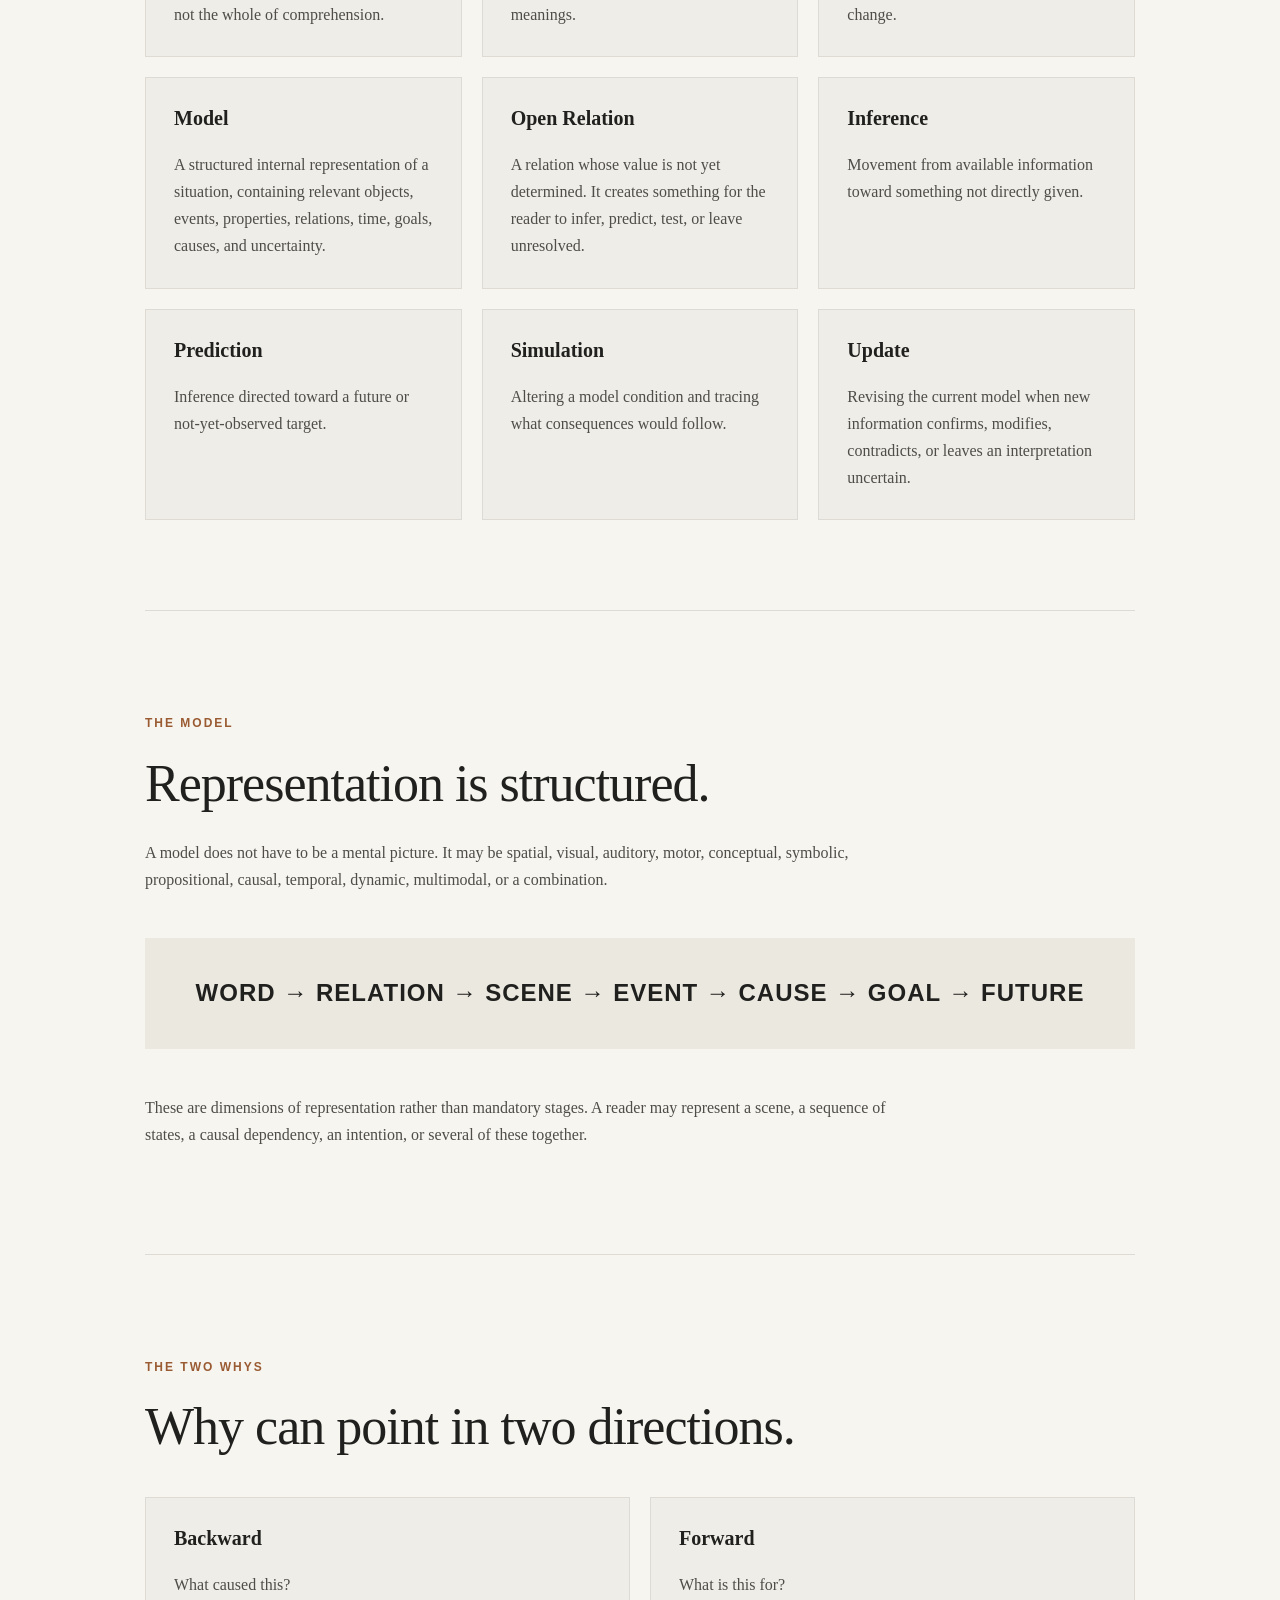
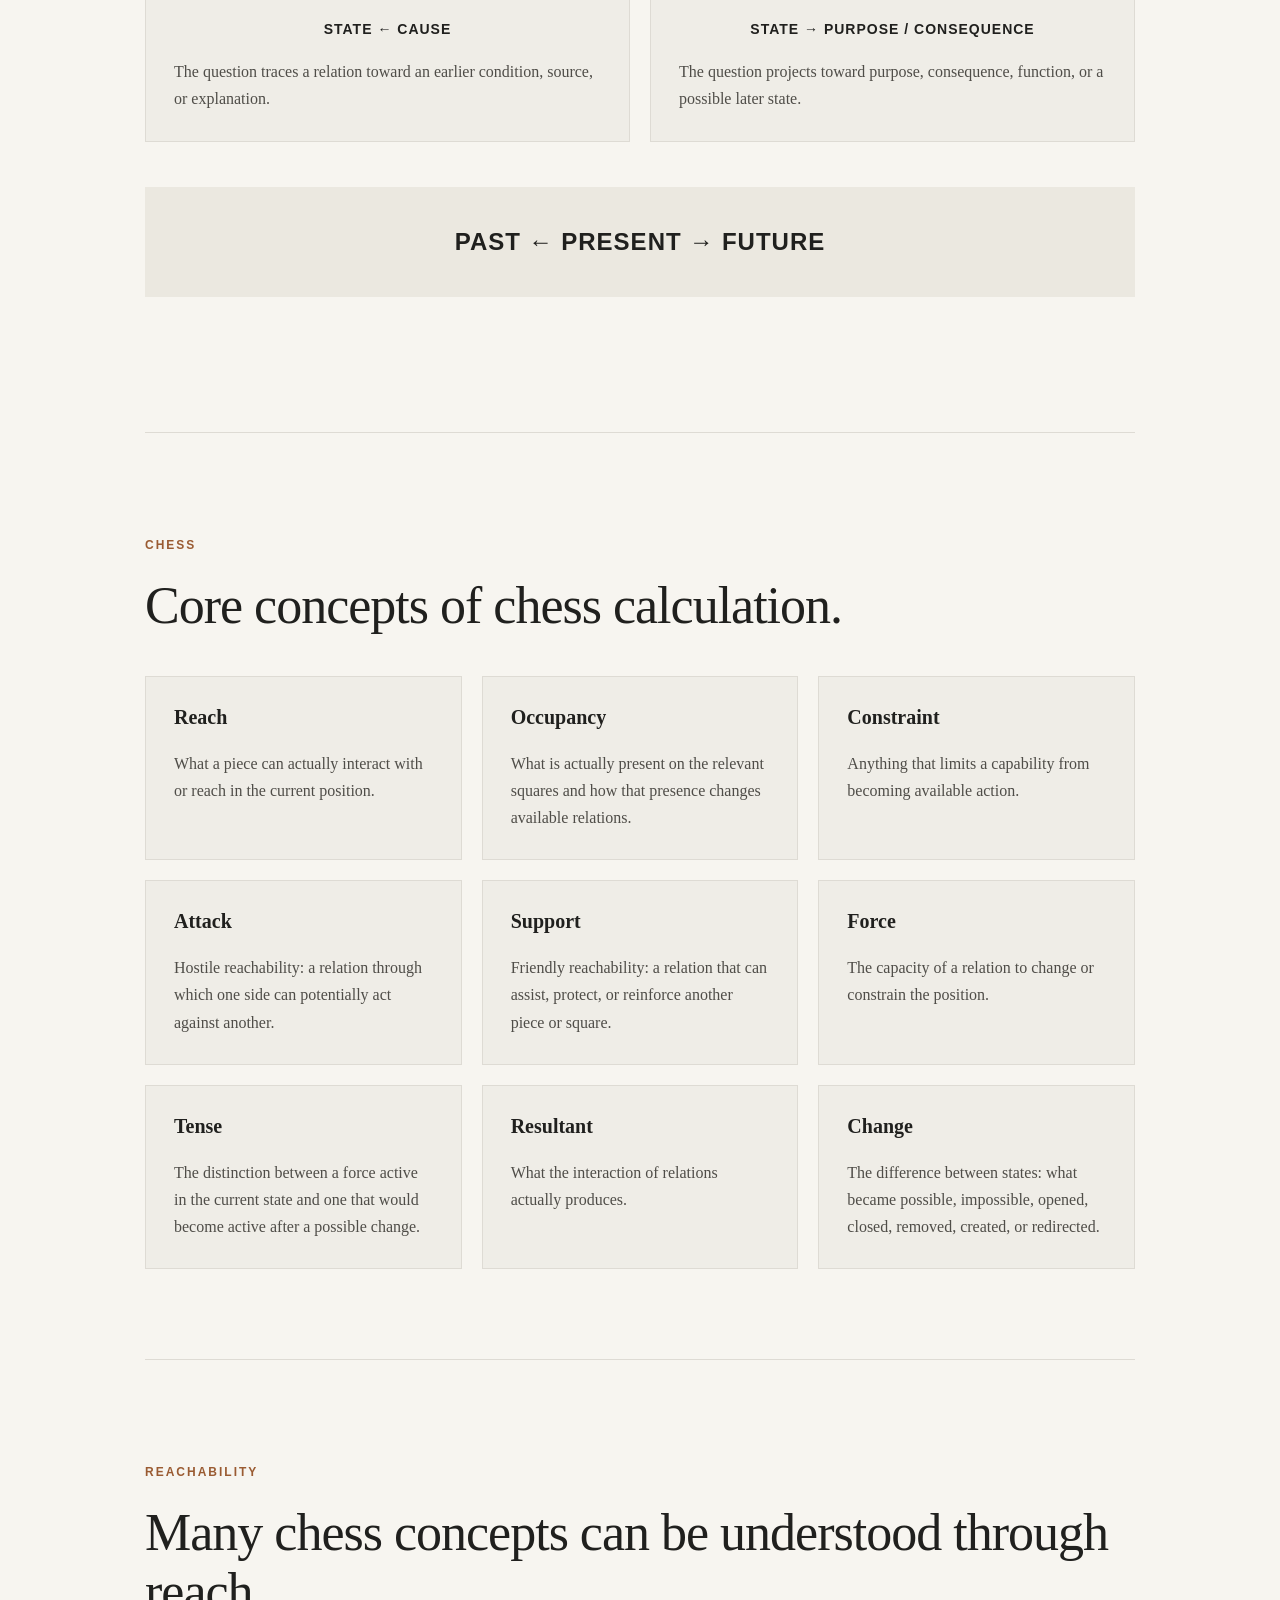
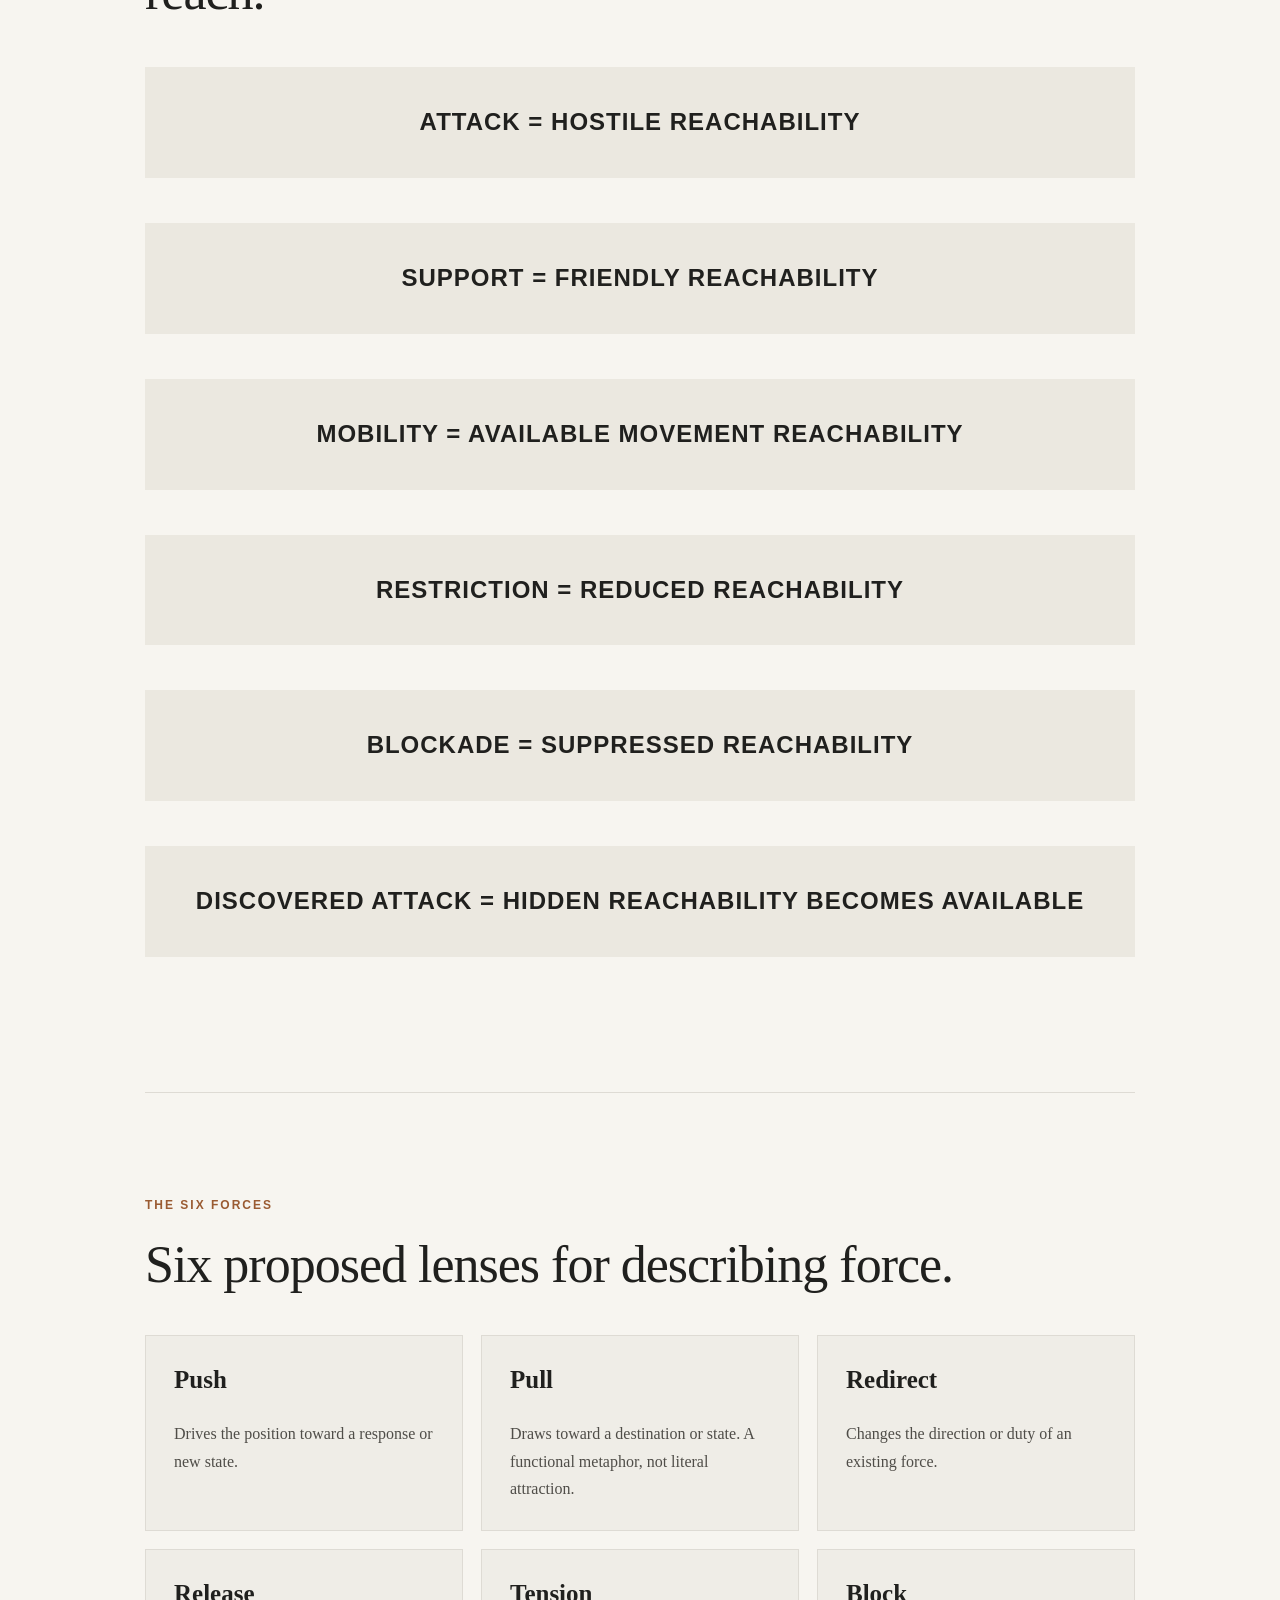
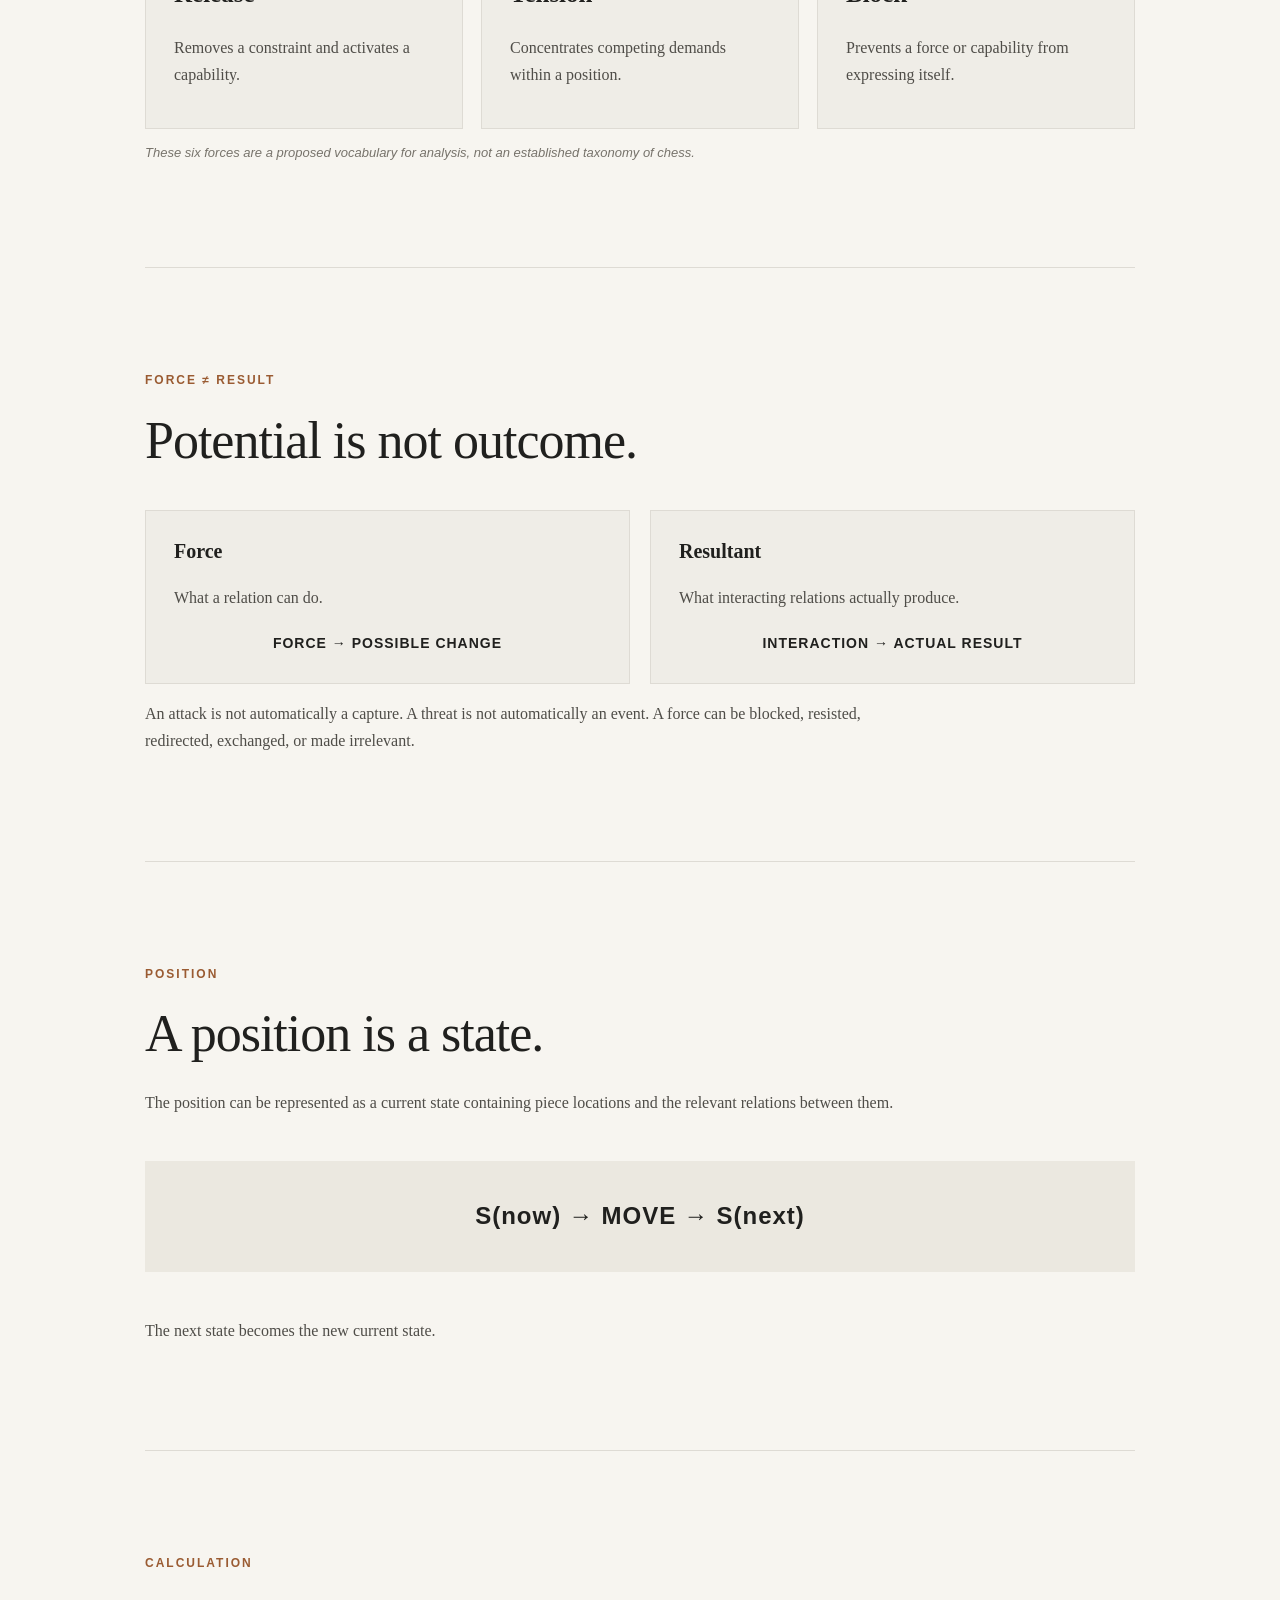
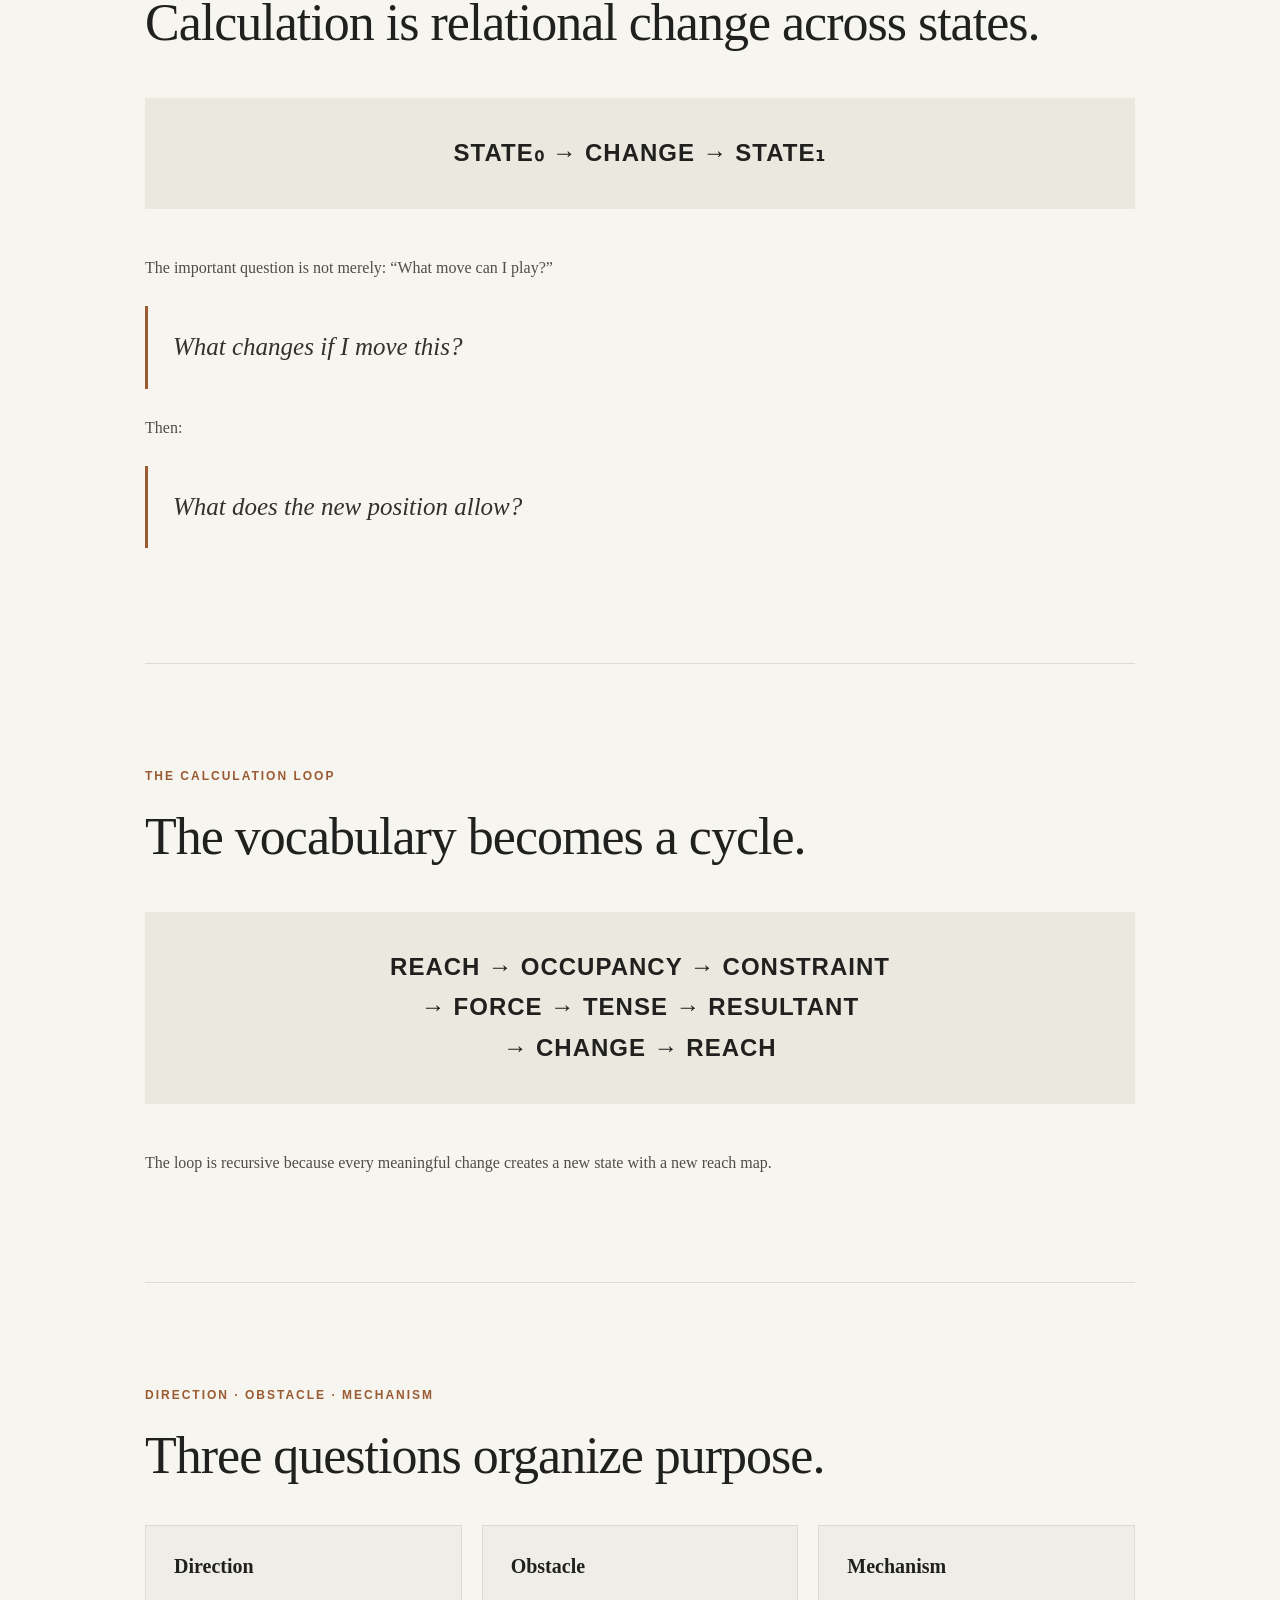
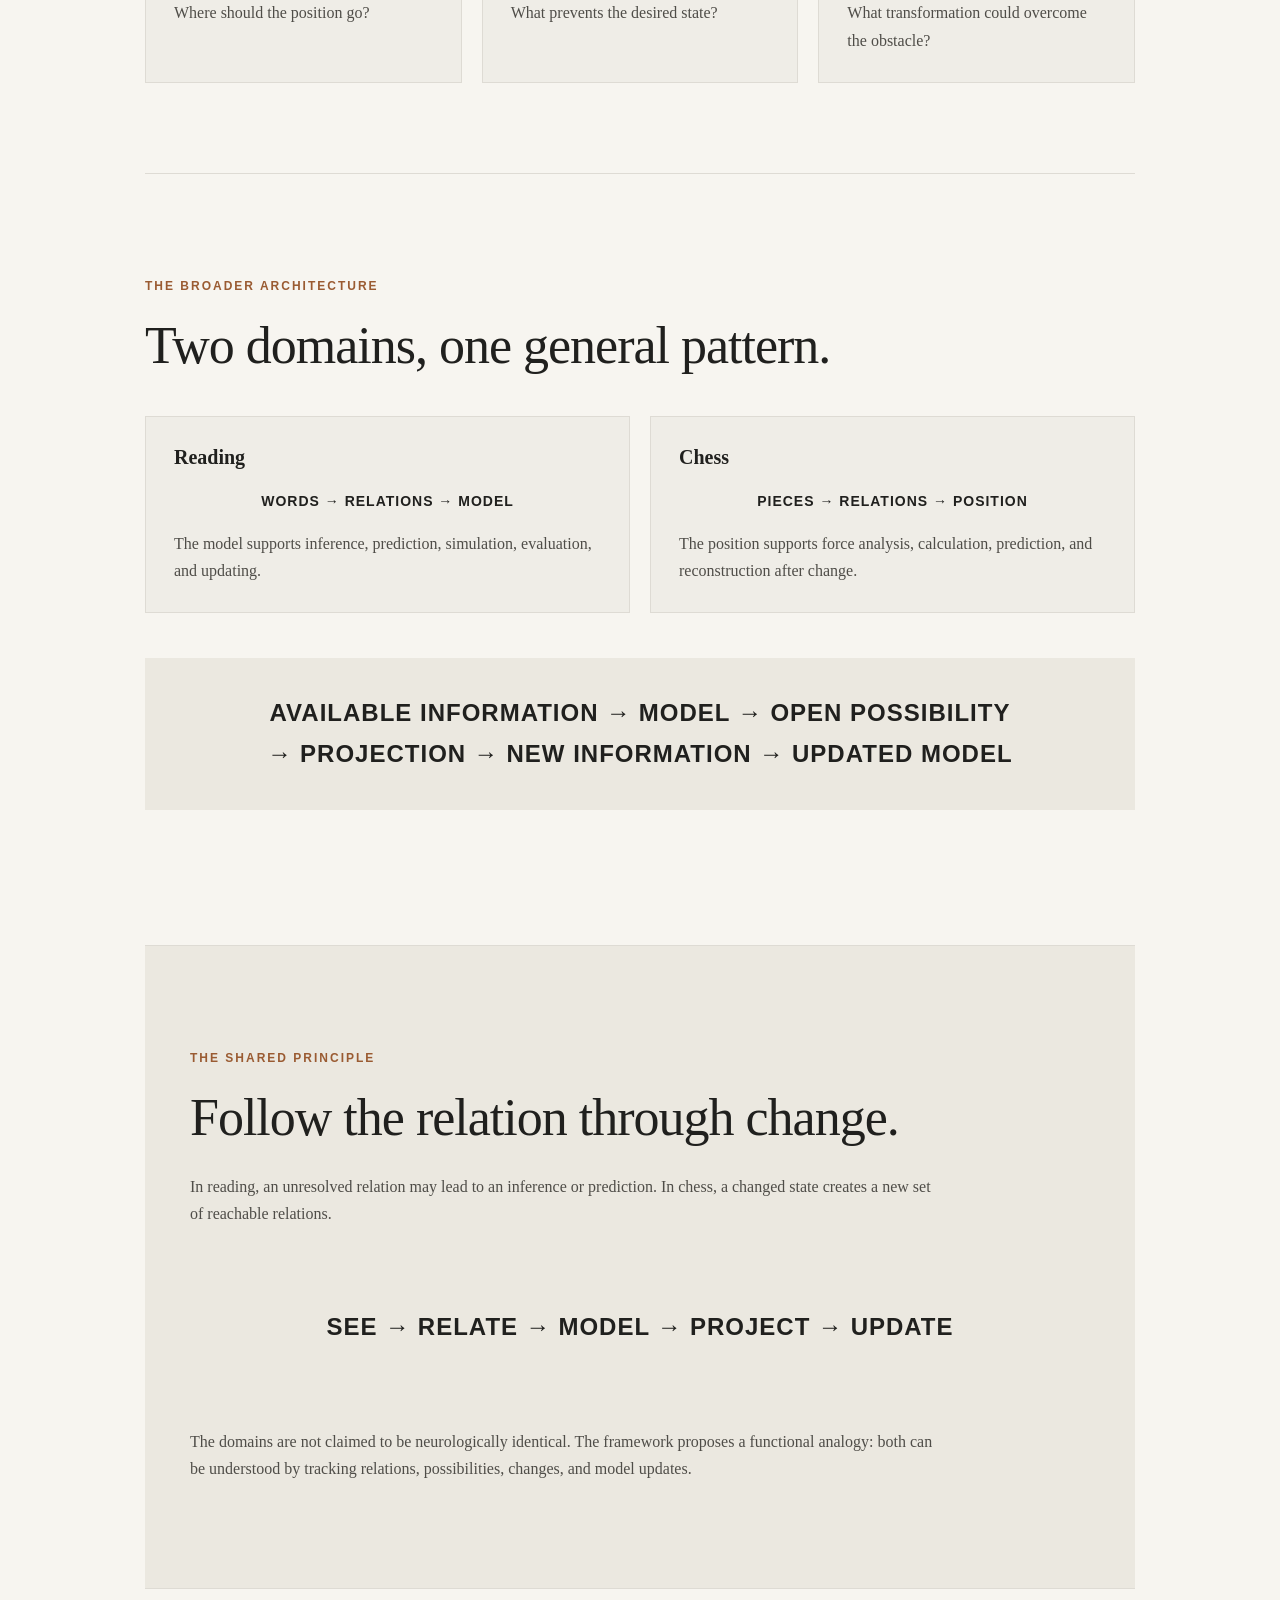
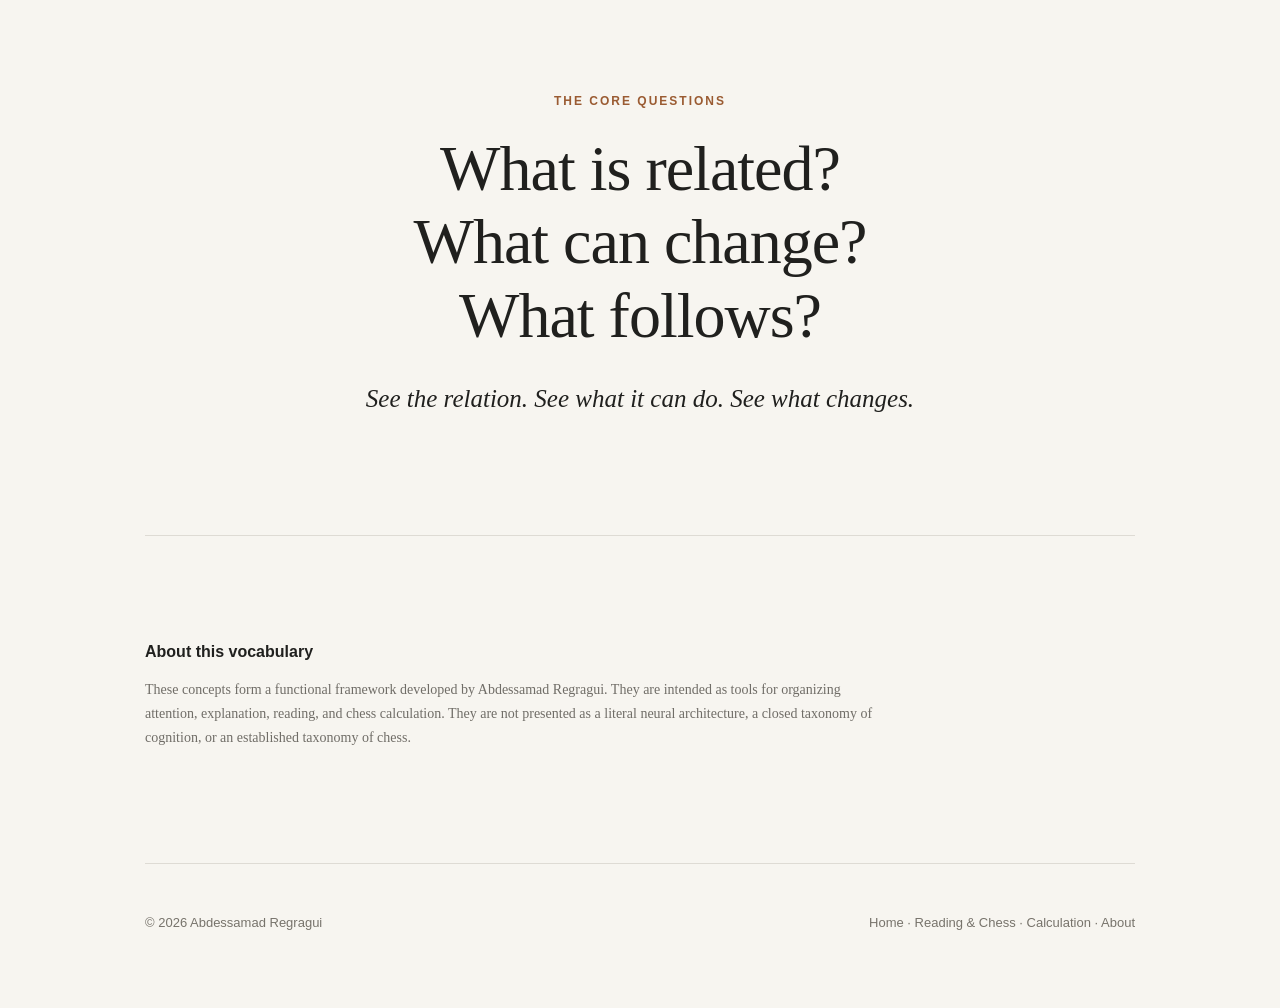
<file: concepts.html>
<!DOCTYPE html>
<html lang="en">
<head>
    <meta charset="UTF-8">
    <meta name="viewport" content="width=device-width, initial-scale=1.0">

    <title>Concepts — Abdessamad Regragui</title>

    <meta name="description" content="A glossary of the core concepts in Abdessamad Regragui's frameworks on reading, inference, prediction, chess, force, reachability, and change.">

    <link rel="stylesheet" href="style.css">
</head>

<body>

<header>
    <nav class="nav">
        <a href="index.html" class="logo">Abdessamad Regragui</a>

        <div class="nav-links">
            <a href="index.html">Home</a>
            <a href="forces-of-reading-and-chess.html">Reading & Chess</a>
            <a href="forces-of-reading.html">Reading</a>
            <a href="inference-and-prediction.html">Inference & Prediction</a>
            <a href="two-whys.html">Two Whys</a>
            <a href="forces-of-chess.html">Chess</a>
            <a href="six-forces.html">Six Forces</a>
            <a href="calculation.html">Calculation</a>
            <a href="concepts.html">Concepts</a>
            <a href="about.html">About</a>
        </div>
    </nav>
</header>

<main>

<section class="hero">

    <p class="eyebrow">CONCEPTS</p>

    <h1>
        A vocabulary for<br>
        relations and change.
    </h1>

    <p class="intro">
        The core concepts used throughout Forces of Reading and Chess:
        models, open relations, reach, force, constraint, prediction,
        calculation, and change.
    </p>

</section>


<section>

    <p class="section-label">THE CENTRAL PRINCIPLE</p>

    <h2>Understanding begins with relations.</h2>

    <p>
        An isolated element tells us relatively little. Its role becomes
        clearer when we understand what it is related to, what those
        relations allow or prevent, and what happens when the state changes.
    </p>

    <div class="large-formula">
        SEE → RELATE → MODEL → PROJECT → UPDATE
    </div>

</section>


<section>

    <p class="section-label">READING</p>

    <h2>Core concepts of reading.</h2>

    <div class="three-columns">

        <div class="concept-card">
            <h3>Decode</h3>
            <p>
                Transform visual marks into recognizable linguistic units
                and words. Decoding is the entrance into reading, not the
                whole of comprehension.
            </p>
        </div>

        <div class="concept-card">
            <h3>Activate</h3>
            <p>
                A word activates knowledge, associations, memories,
                concepts, expectations, categories, and possible meanings.
            </p>
        </div>

        <div class="concept-card">
            <h3>Relate</h3>
            <p>
                Connect elements through relations such as cause,
                dependency, support, restriction, sequence, implication,
                or change.
            </p>
        </div>

        <div class="concept-card">
            <h3>Model</h3>
            <p>
                A structured internal representation of a situation,
                containing relevant objects, events, properties,
                relations, time, goals, causes, and uncertainty.
            </p>
        </div>

        <div class="concept-card">
            <h3>Open Relation</h3>
            <p>
                A relation whose value is not yet determined. It creates
                something for the reader to infer, predict, test, or leave
                unresolved.
            </p>
        </div>

        <div class="concept-card">
            <h3>Inference</h3>
            <p>
                Movement from available information toward something not
                directly given.
            </p>
        </div>

        <div class="concept-card">
            <h3>Prediction</h3>
            <p>
                Inference directed toward a future or not-yet-observed
                target.
            </p>
        </div>

        <div class="concept-card">
            <h3>Simulation</h3>
            <p>
                Altering a model condition and tracing what consequences
                would follow.
            </p>
        </div>

        <div class="concept-card">
            <h3>Update</h3>
            <p>
                Revising the current model when new information confirms,
                modifies, contradicts, or leaves an interpretation uncertain.
            </p>
        </div>

    </div>

</section>


<section>

    <p class="section-label">THE MODEL</p>

    <h2>Representation is structured.</h2>

    <p>
        A model does not have to be a mental picture. It may be spatial,
        visual, auditory, motor, conceptual, symbolic, propositional,
        causal, temporal, dynamic, multimodal, or a combination.
    </p>

    <div class="large-formula">
        WORD → RELATION → SCENE → EVENT → CAUSE → GOAL → FUTURE
    </div>

    <p>
        These are dimensions of representation rather than mandatory
        stages. A reader may represent a scene, a sequence of states,
        a causal dependency, an intention, or several of these together.
    </p>

</section>


<section>

    <p class="section-label">THE TWO WHYS</p>

    <h2>Why can point in two directions.</h2>

    <div class="comparison">

        <div class="concept-card">

            <h3>Backward</h3>

            <p>
                What caused this?
            </p>

            <div class="small-formula">
                STATE ← CAUSE
            </div>

            <p>
                The question traces a relation toward an earlier condition,
                source, or explanation.
            </p>

        </div>

        <div class="concept-card">

            <h3>Forward</h3>

            <p>
                What is this for?
            </p>

            <div class="small-formula">
                STATE → PURPOSE / CONSEQUENCE
            </div>

            <p>
                The question projects toward purpose, consequence,
                function, or a possible later state.
            </p>

        </div>

    </div>

    <div class="large-formula">
        PAST ← PRESENT → FUTURE
    </div>

</section>


<section>

    <p class="section-label">CHESS</p>

    <h2>Core concepts of chess calculation.</h2>

    <div class="three-columns">

        <div class="concept-card">
            <h3>Reach</h3>
            <p>
                What a piece can actually interact with or reach in the
                current position.
            </p>
        </div>

        <div class="concept-card">
            <h3>Occupancy</h3>
            <p>
                What is actually present on the relevant squares and how
                that presence changes available relations.
            </p>
        </div>

        <div class="concept-card">
            <h3>Constraint</h3>
            <p>
                Anything that limits a capability from becoming available
                action.
            </p>
        </div>

        <div class="concept-card">
            <h3>Attack</h3>
            <p>
                Hostile reachability: a relation through which one side
                can potentially act against another.
            </p>
        </div>

        <div class="concept-card">
            <h3>Support</h3>
            <p>
                Friendly reachability: a relation that can assist,
                protect, or reinforce another piece or square.
            </p>
        </div>

        <div class="concept-card">
            <h3>Force</h3>
            <p>
                The capacity of a relation to change or constrain the
                position.
            </p>
        </div>

        <div class="concept-card">
            <h3>Tense</h3>
            <p>
                The distinction between a force active in the current state
                and one that would become active after a possible change.
            </p>
        </div>

        <div class="concept-card">
            <h3>Resultant</h3>
            <p>
                What the interaction of relations actually produces.
            </p>
        </div>

        <div class="concept-card">
            <h3>Change</h3>
            <p>
                The difference between states: what became possible,
                impossible, opened, closed, removed, created, or redirected.
            </p>
        </div>

    </div>

</section>


<section>

    <p class="section-label">REACHABILITY</p>

    <h2>Many chess concepts can be understood through reach.</h2>

    <div class="large-formula">
        ATTACK = HOSTILE REACHABILITY
    </div>

    <div class="large-formula">
        SUPPORT = FRIENDLY REACHABILITY
    </div>

    <div class="large-formula">
        MOBILITY = AVAILABLE MOVEMENT REACHABILITY
    </div>

    <div class="large-formula">
        RESTRICTION = REDUCED REACHABILITY
    </div>

    <div class="large-formula">
        BLOCKADE = SUPPRESSED REACHABILITY
    </div>

    <div class="large-formula">
        DISCOVERED ATTACK = HIDDEN REACHABILITY BECOMES AVAILABLE
    </div>

</section>


<section>

    <p class="section-label">THE SIX FORCES</p>

    <h2>Six proposed lenses for describing force.</h2>

    <div class="force-grid">

        <div class="force-card">
            <h3>Push</h3>
            <p>
                Drives the position toward a response or new state.
            </p>
        </div>

        <div class="force-card">
            <h3>Pull</h3>
            <p>
                Draws toward a destination or state. A functional metaphor,
                not literal attraction.
            </p>
        </div>

        <div class="force-card">
            <h3>Redirect</h3>
            <p>
                Changes the direction or duty of an existing force.
            </p>
        </div>

        <div class="force-card">
            <h3>Release</h3>
            <p>
                Removes a constraint and activates a capability.
            </p>
        </div>

        <div class="force-card">
            <h3>Tension</h3>
            <p>
                Concentrates competing demands within a position.
            </p>
        </div>

        <div class="force-card">
            <h3>Block</h3>
            <p>
                Prevents a force or capability from expressing itself.
            </p>
        </div>

    </div>

    <p class="note">
        These six forces are a proposed vocabulary for analysis, not an
        established taxonomy of chess.
    </p>

</section>


<section>

    <p class="section-label">FORCE ≠ RESULT</p>

    <h2>Potential is not outcome.</h2>

    <div class="comparison">

        <div class="concept-card">

            <h3>Force</h3>

            <p>
                What a relation can do.
            </p>

            <div class="small-formula">
                FORCE → POSSIBLE CHANGE
            </div>

        </div>

        <div class="concept-card">

            <h3>Resultant</h3>

            <p>
                What interacting relations actually produce.
            </p>

            <div class="small-formula">
                INTERACTION → ACTUAL RESULT
            </div>

        </div>

    </div>

    <p>
        An attack is not automatically a capture. A threat is not
        automatically an event. A force can be blocked, resisted,
        redirected, exchanged, or made irrelevant.
    </p>

</section>


<section>

    <p class="section-label">POSITION</p>

    <h2>A position is a state.</h2>

    <p>
        The position can be represented as a current state containing
        piece locations and the relevant relations between them.
    </p>

    <div class="large-formula">
        S(now) → MOVE → S(next)
    </div>

    <p>
        The next state becomes the new current state.
    </p>

</section>


<section>

    <p class="section-label">CALCULATION</p>

    <h2>Calculation is relational change across states.</h2>

    <div class="large-formula">
        STATE₀ → CHANGE → STATE₁
    </div>

    <p>
        The important question is not merely:
        “What move can I play?”
    </p>

    <blockquote>
        What changes if I move this?
    </blockquote>

    <p>
        Then:
    </p>

    <blockquote>
        What does the new position allow?
    </blockquote>

</section>


<section>

    <p class="section-label">THE CALCULATION LOOP</p>

    <h2>The vocabulary becomes a cycle.</h2>

    <div class="large-formula">
        REACH → OCCUPANCY → CONSTRAINT<br>
        → FORCE → TENSE → RESULTANT<br>
        → CHANGE → REACH
    </div>

    <p>
        The loop is recursive because every meaningful change creates
        a new state with a new reach map.
    </p>

</section>


<section>

    <p class="section-label">DIRECTION · OBSTACLE · MECHANISM</p>

    <h2>Three questions organize purpose.</h2>

    <div class="three-columns">

        <div class="concept-card">
            <h3>Direction</h3>
            <p>
                Where should the position go?
            </p>
        </div>

        <div class="concept-card">
            <h3>Obstacle</h3>
            <p>
                What prevents the desired state?
            </p>
        </div>

        <div class="concept-card">
            <h3>Mechanism</h3>
            <p>
                What transformation could overcome the obstacle?
            </p>
        </div>

    </div>

</section>


<section>

    <p class="section-label">THE BROADER ARCHITECTURE</p>

    <h2>Two domains, one general pattern.</h2>

    <div class="comparison">

        <div class="concept-card">

            <h3>Reading</h3>

            <div class="small-formula">
                WORDS → RELATIONS → MODEL
            </div>

            <p>
                The model supports inference, prediction, simulation,
                evaluation, and updating.
            </p>

        </div>

        <div class="concept-card">

            <h3>Chess</h3>

            <div class="small-formula">
                PIECES → RELATIONS → POSITION
            </div>

            <p>
                The position supports force analysis, calculation,
                prediction, and reconstruction after change.
            </p>

        </div>

    </div>

    <div class="large-formula">
        AVAILABLE INFORMATION → MODEL → OPEN POSSIBILITY<br>
        → PROJECTION → NEW INFORMATION → UPDATED MODEL
    </div>

</section>


<section class="connection">

    <p class="section-label">THE SHARED PRINCIPLE</p>

    <h2>Follow the relation through change.</h2>

    <p>
        In reading, an unresolved relation may lead to an inference
        or prediction. In chess, a changed state creates a new set
        of reachable relations.
    </p>

    <div class="large-formula">
        SEE → RELATE → MODEL → PROJECT → UPDATE
    </div>

    <p>
        The domains are not claimed to be neurologically identical.
        The framework proposes a functional analogy: both can be
        understood by tracking relations, possibilities, changes,
        and model updates.
    </p>

</section>


<section class="final">

    <p class="section-label">THE CORE QUESTIONS</p>

    <h2>
        What is related?<br>
        What can change?<br>
        What follows?
    </h2>

    <p class="emphasis">
        See the relation. See what it can do. See what changes.
    </p>

</section>


<section class="disclaimer">

    <h3>About this vocabulary</h3>

    <p>
        These concepts form a functional framework developed by
        Abdessamad Regragui. They are intended as tools for organizing
        attention, explanation, reading, and chess calculation. They are
        not presented as a literal neural architecture, a closed taxonomy
        of cognition, or an established taxonomy of chess.
    </p>

</section>

</main>


<footer>

    <p>© 2026 Abdessamad Regragui</p>

    <p>
        <a href="index.html">Home</a> ·
        <a href="forces-of-reading-and-chess.html">Reading & Chess</a> ·
        <a href="calculation.html">Calculation</a> ·
        <a href="about.html">About</a>
    </p>

</footer>

</body>
</html>
</file>
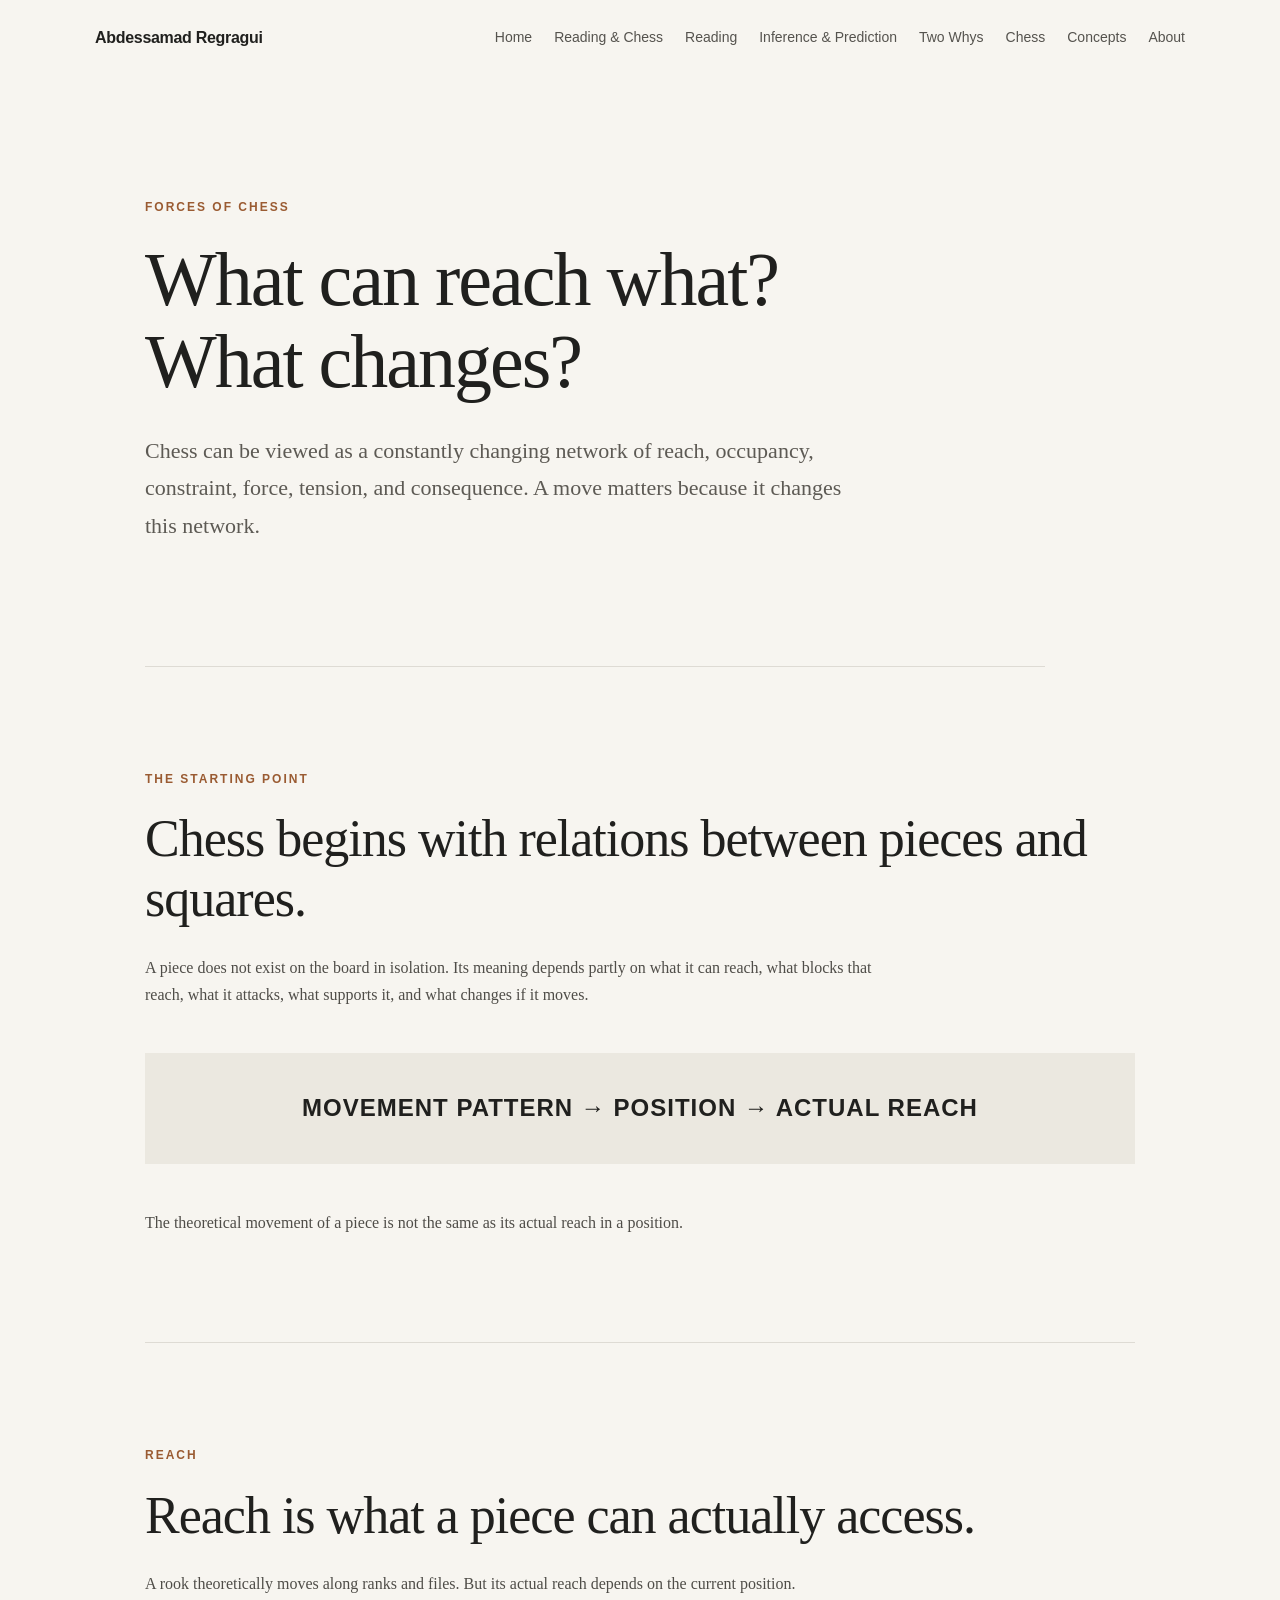
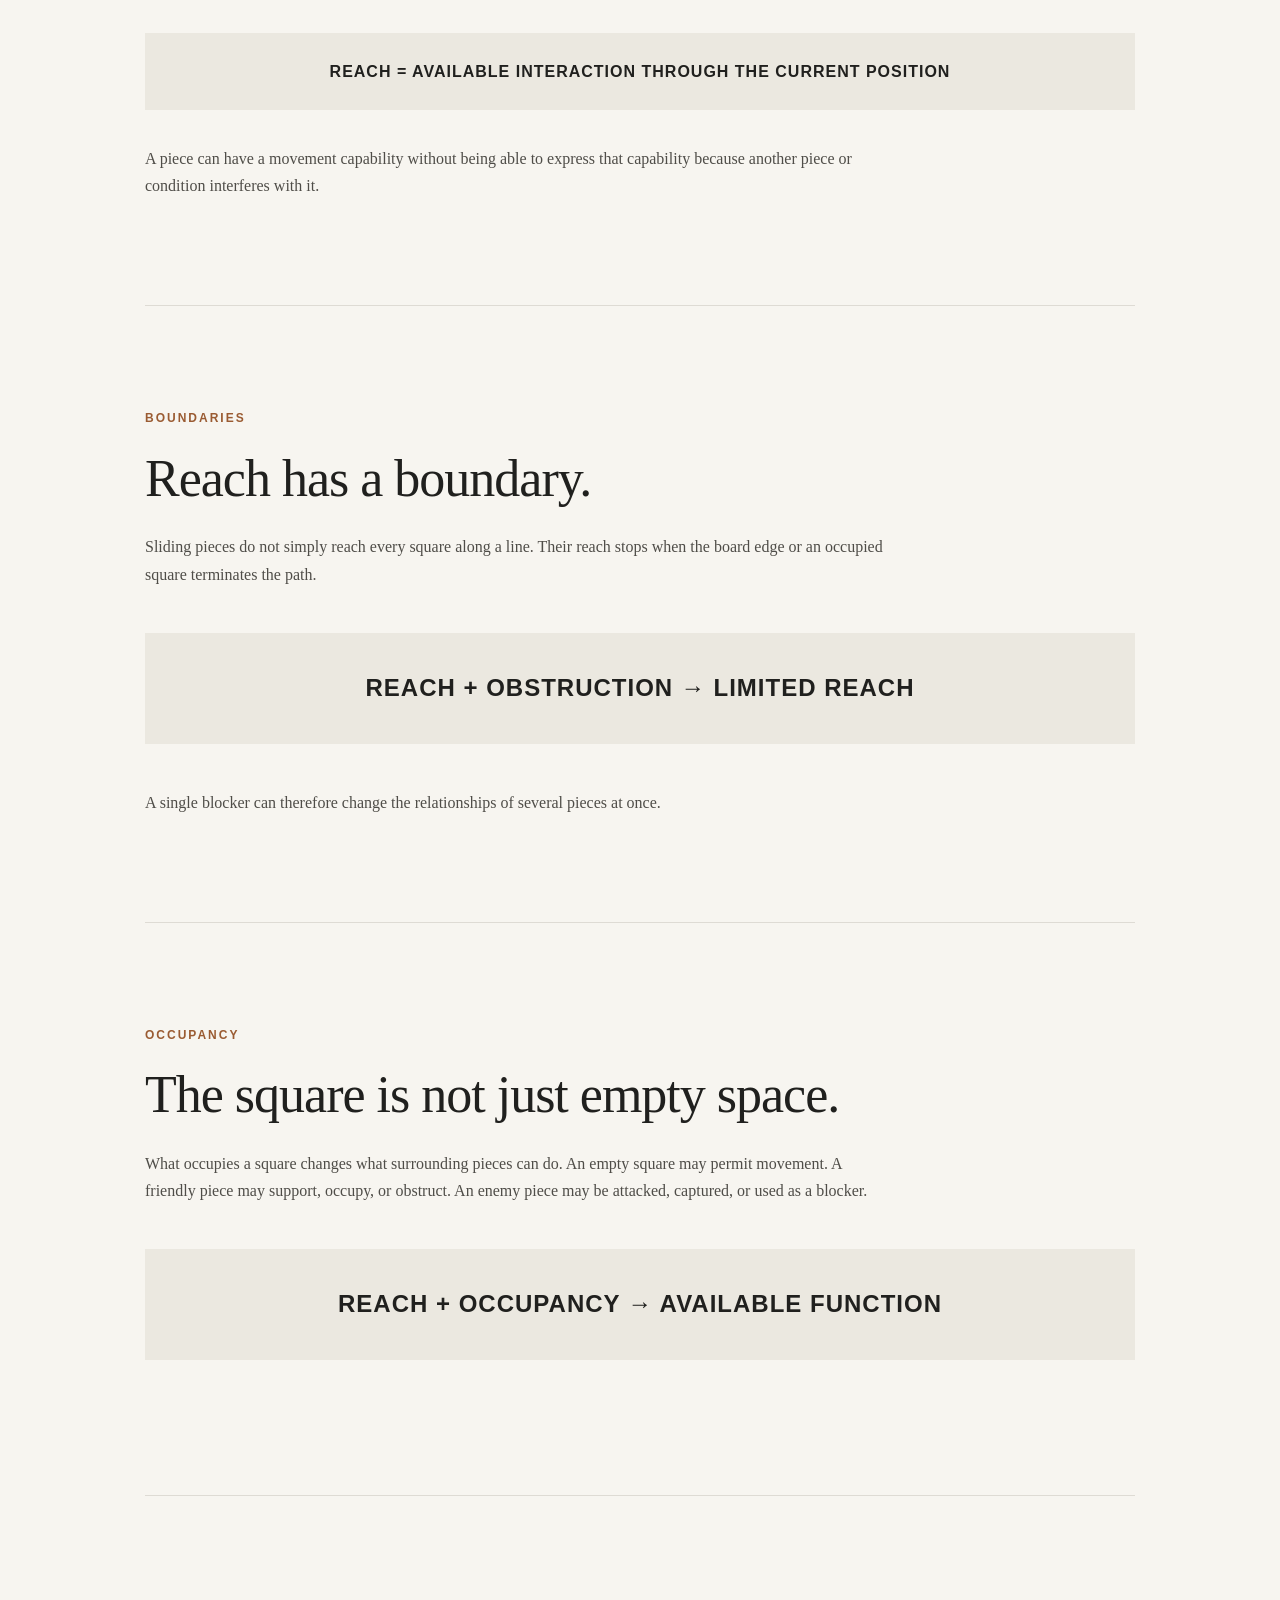
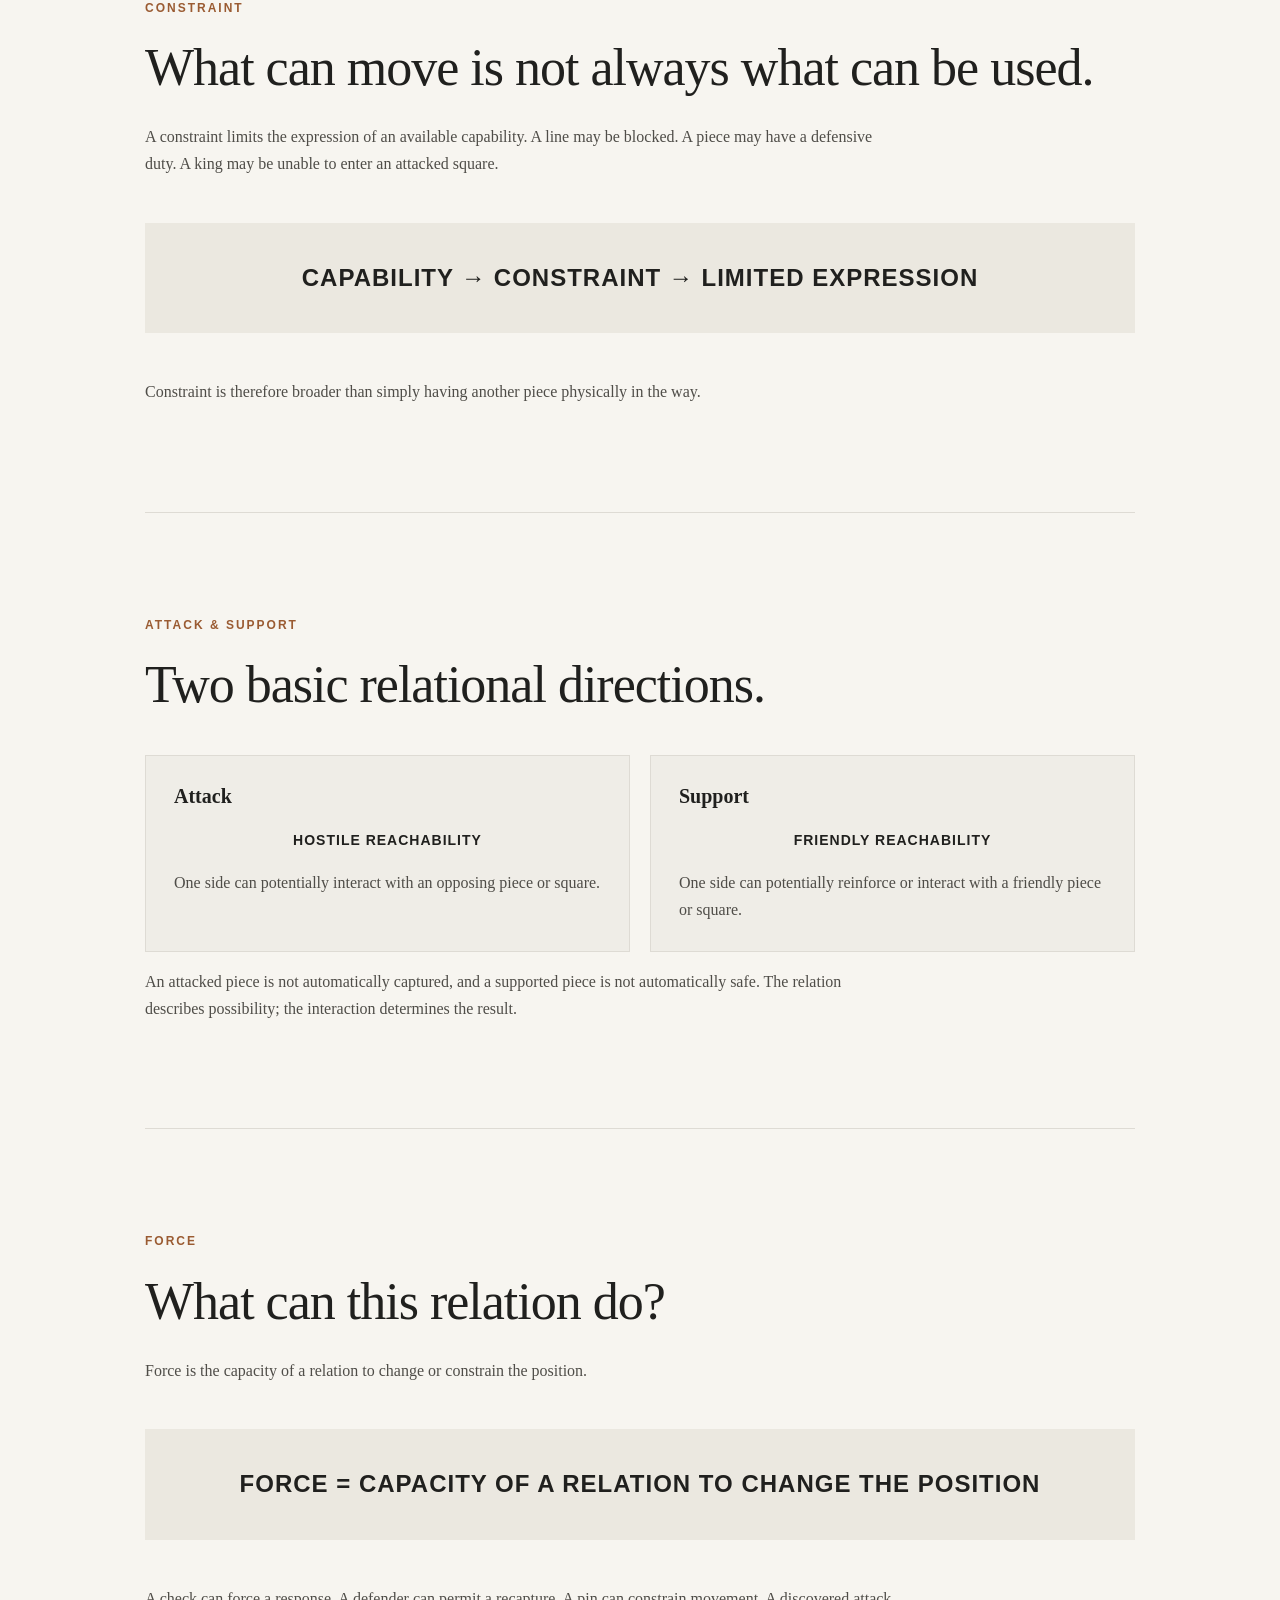
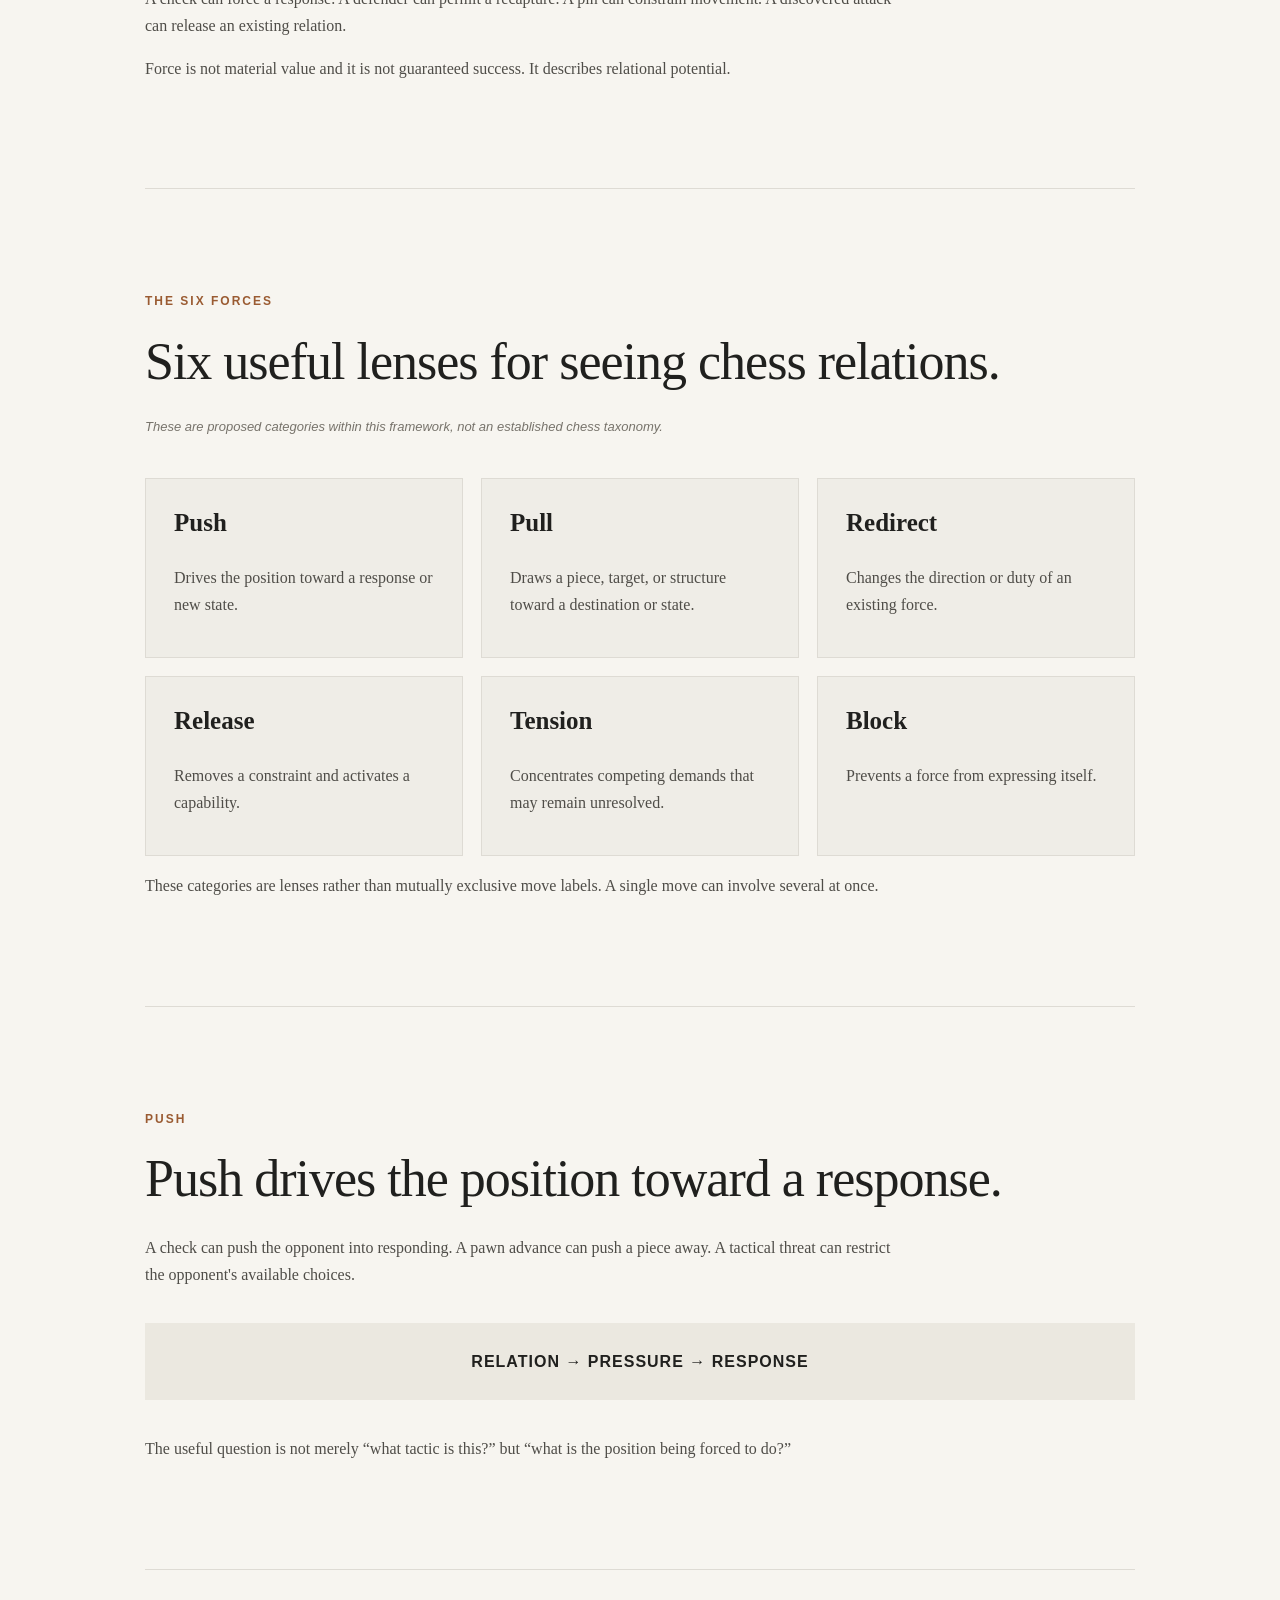
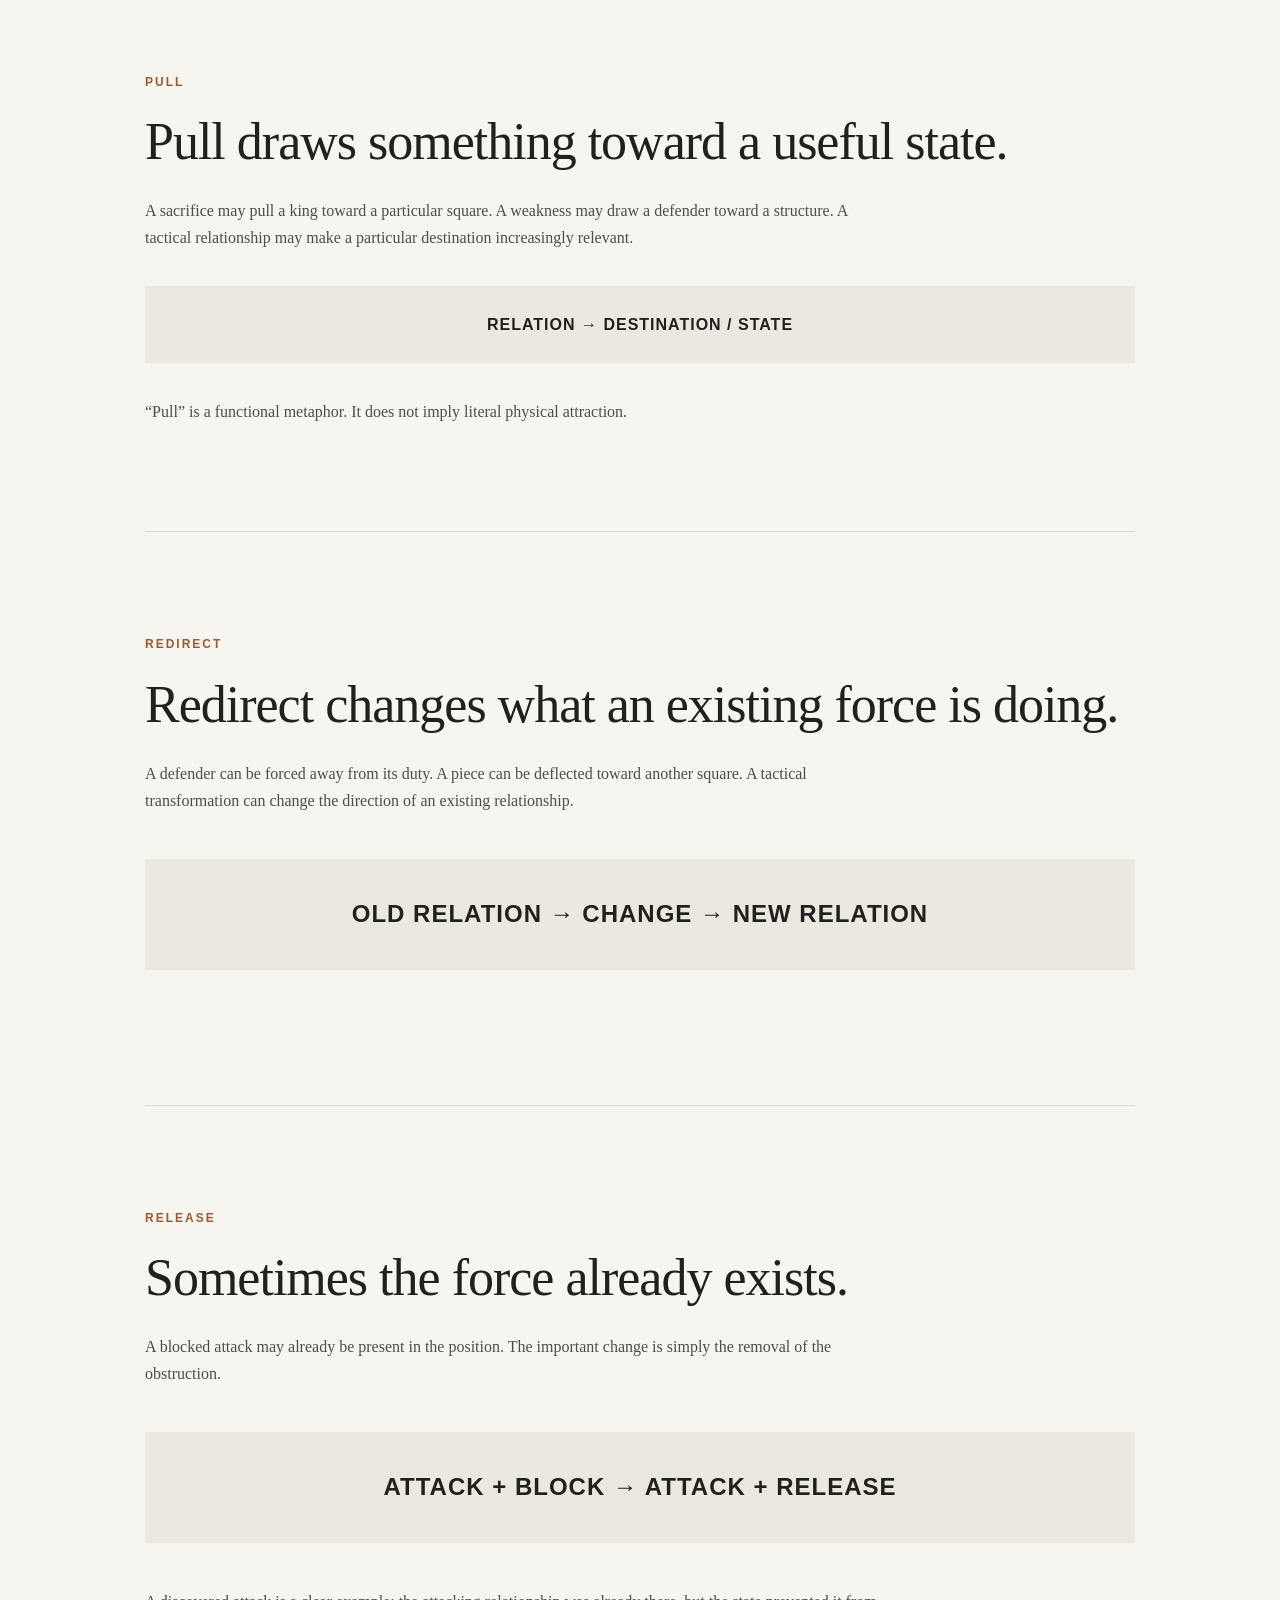
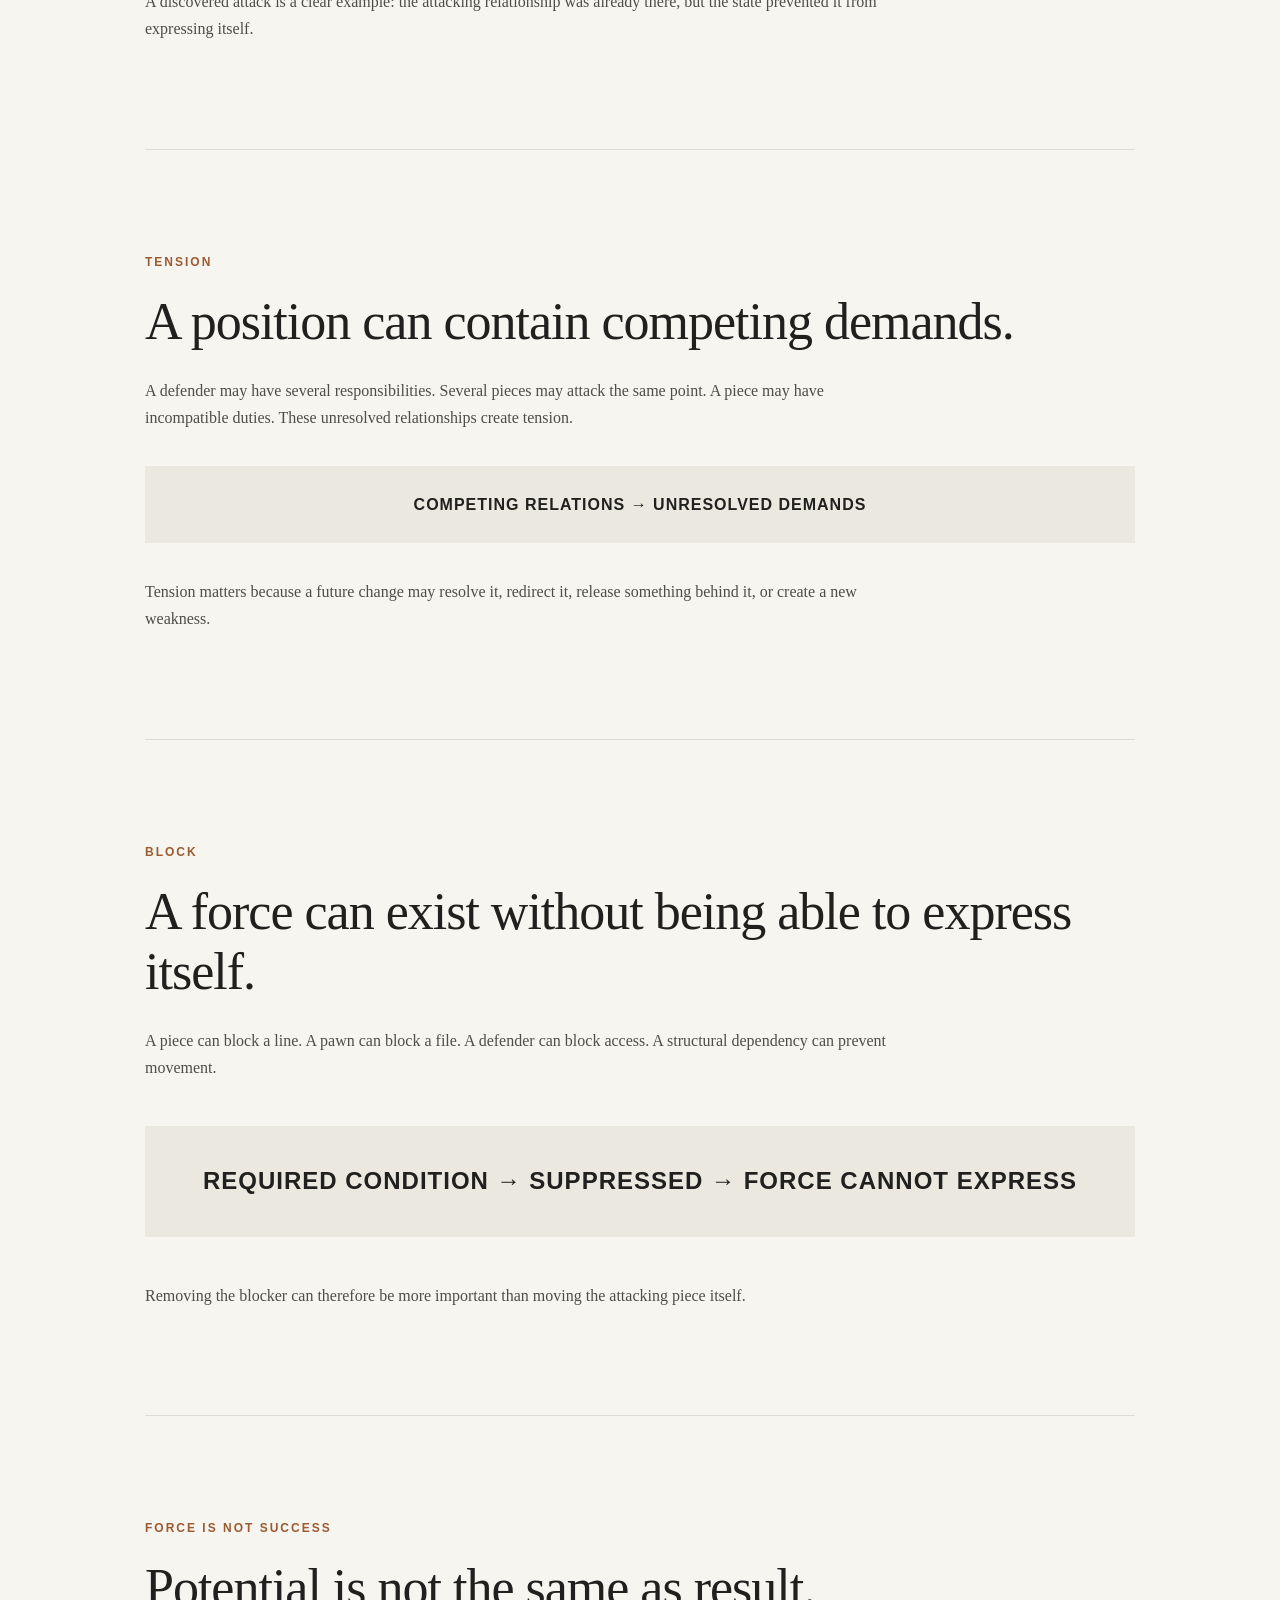
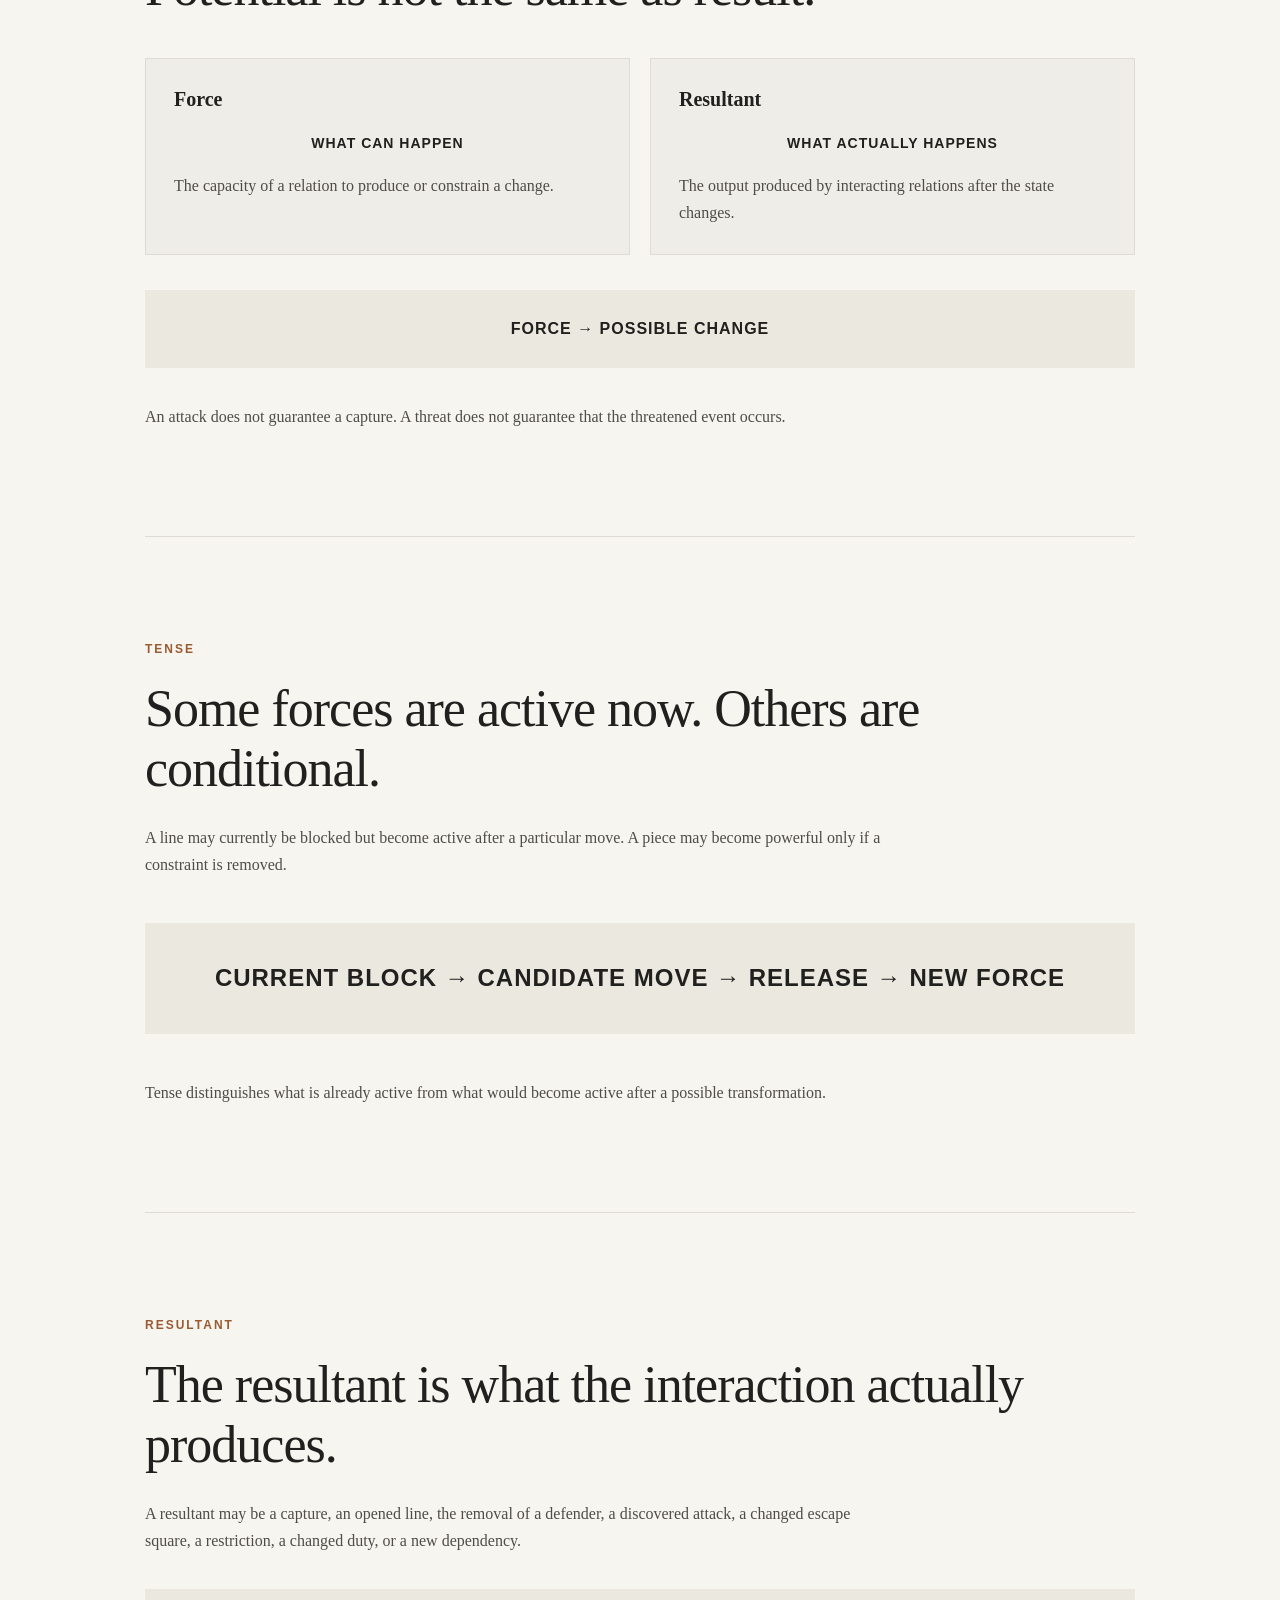
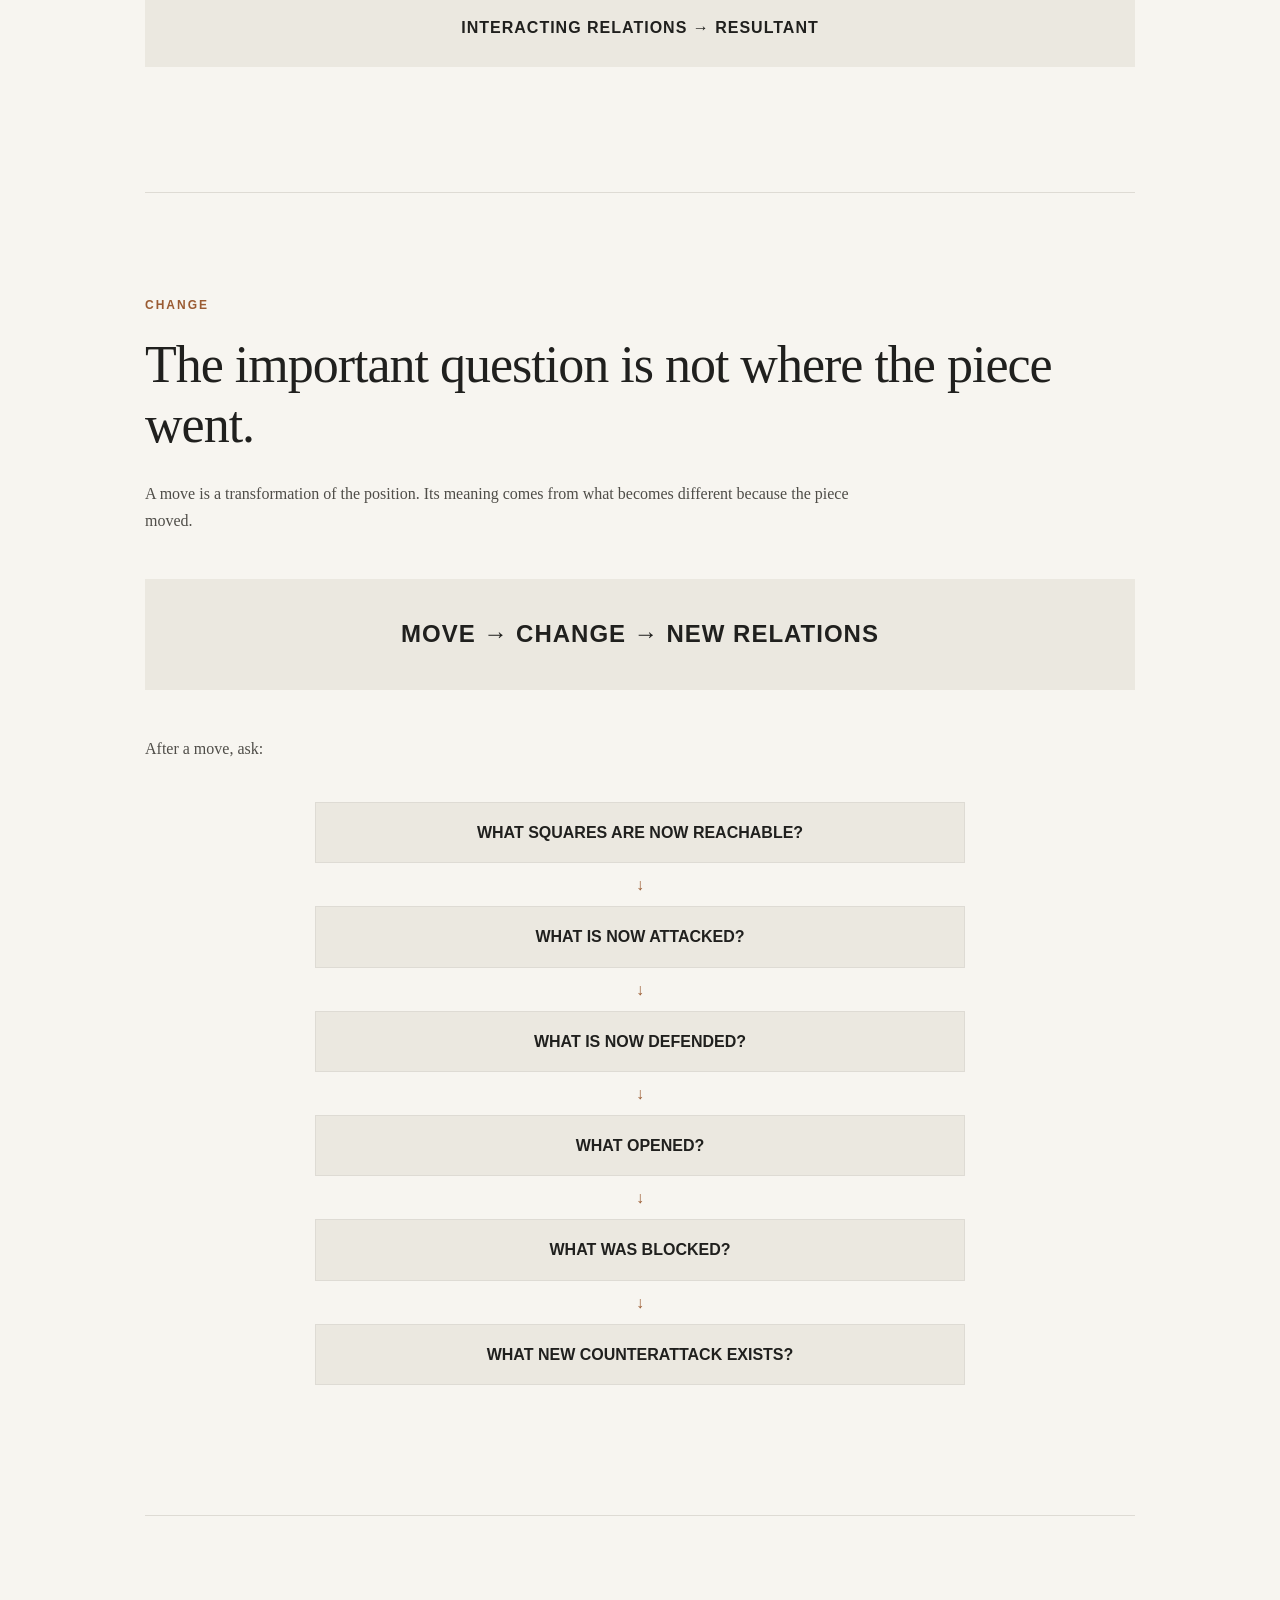
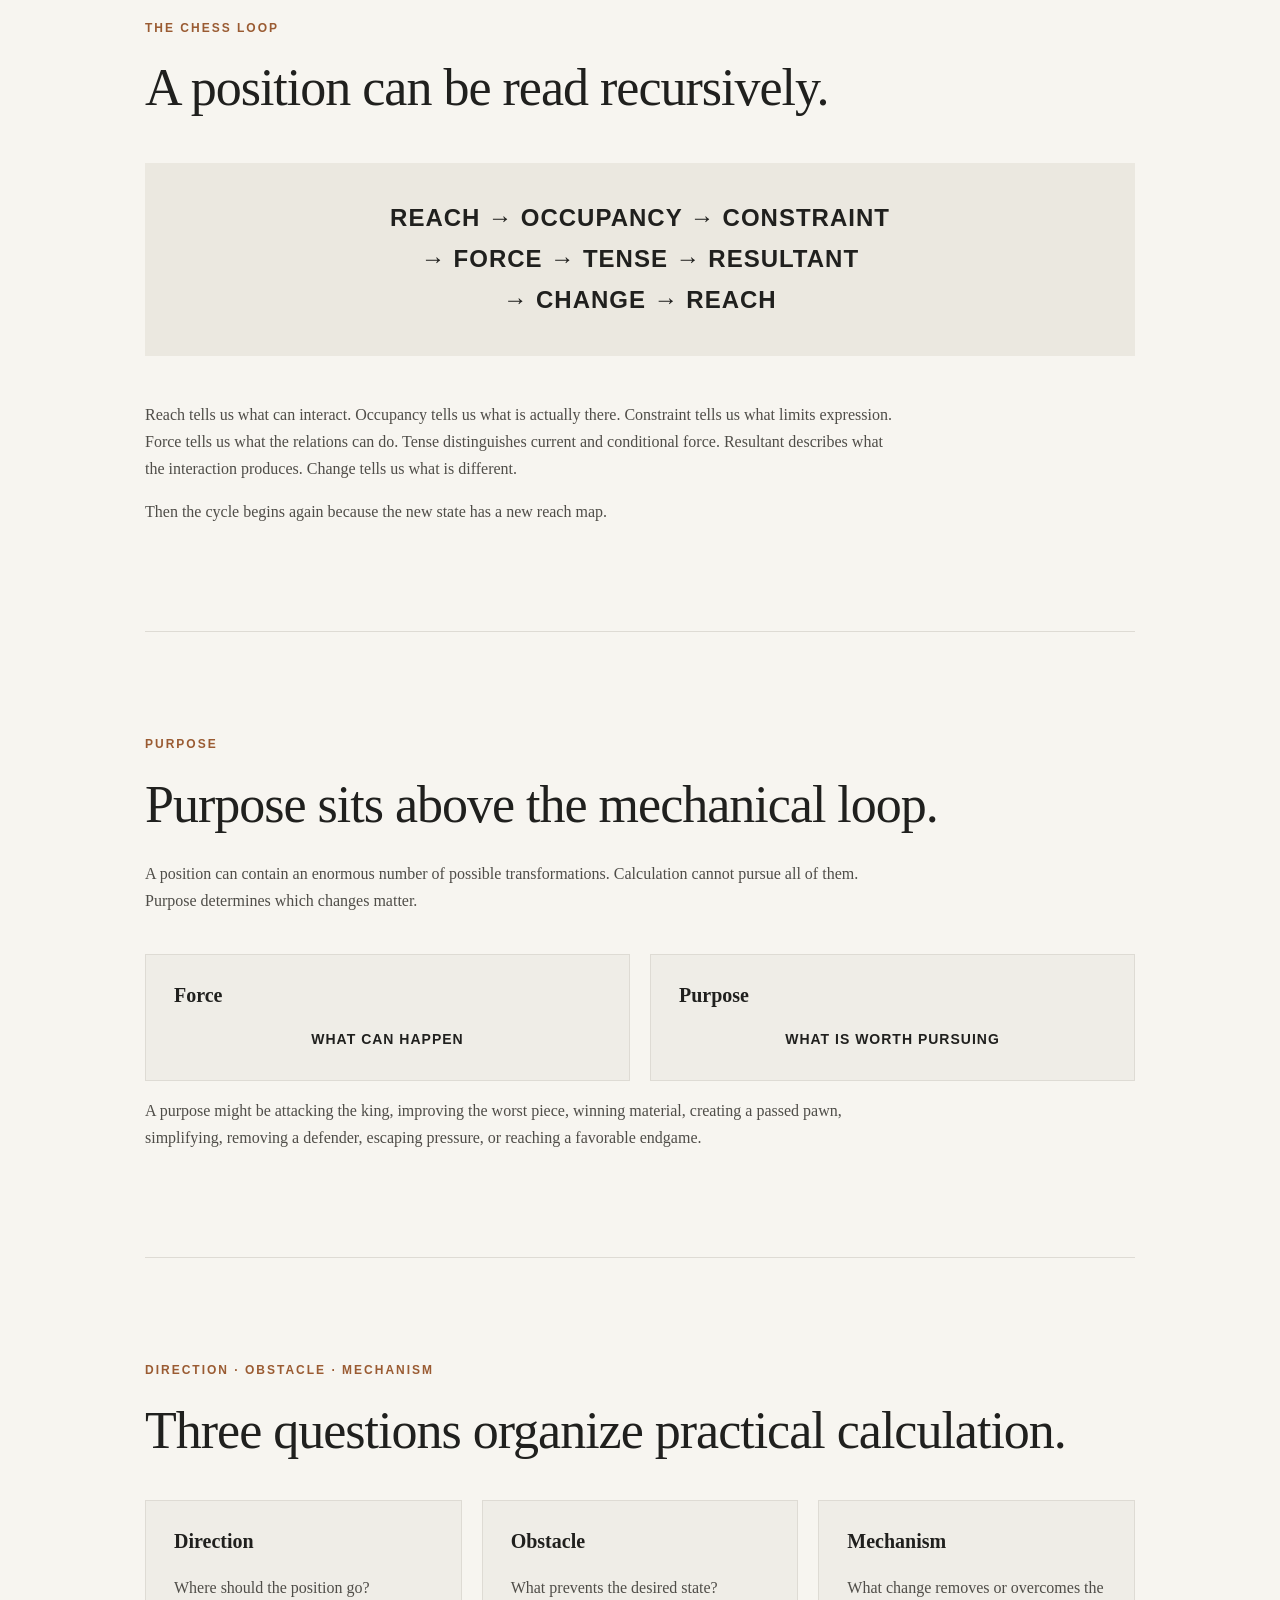
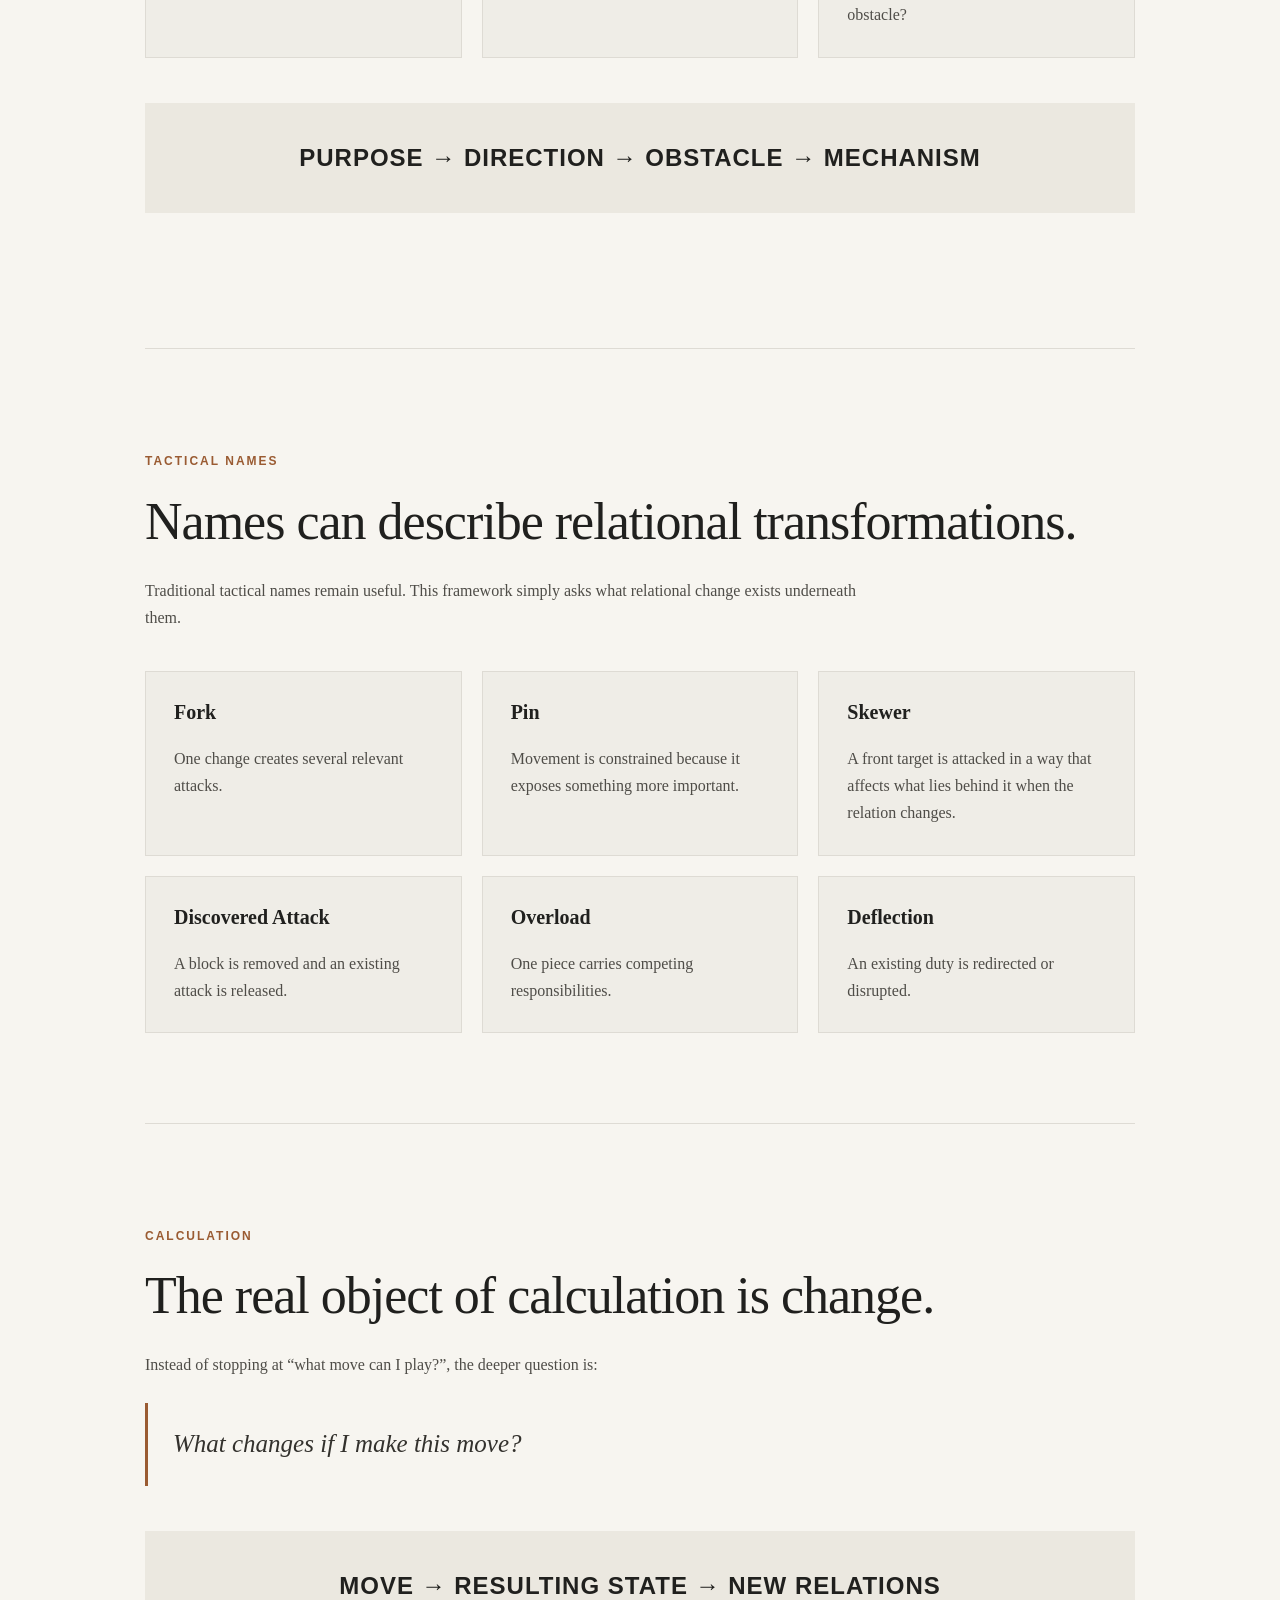
<file: forces-of-chess.html>
<!DOCTYPE html>
<html lang="en">
<head>
    <meta charset="UTF-8">
    <meta name="viewport" content="width=device-width, initial-scale=1.0">

    <title>Forces of Chess — Abdessamad Regragui</title>

    <meta name="description" content="Forces of Chess: a relational framework for reach, constraint, force, change, calculation, and prediction in chess.">

    <link rel="stylesheet" href="style.css">
</head>

<body>

<header>
    <nav class="nav">
        <a href="index.html" class="logo">Abdessamad Regragui</a>

        <div class="nav-links">
            <a href="index.html">Home</a>
            <a href="forces-of-reading-and-chess.html">Reading & Chess</a>
            <a href="forces-of-reading.html">Reading</a>
            <a href="inference-and-prediction.html">Inference & Prediction</a>
            <a href="two-whys.html">Two Whys</a>
            <a href="forces-of-chess.html">Chess</a>
            <a href="concepts.html">Concepts</a>
            <a href="about.html">About</a>
        </div>
    </nav>
</header>

<main>

<section class="hero">

    <p class="eyebrow">FORCES OF CHESS</p>

    <h1>
        What can reach what?<br>
        What changes?
    </h1>

    <p class="intro">
        Chess can be viewed as a constantly changing network of
        reach, occupancy, constraint, force, tension, and consequence.
        A move matters because it changes this network.
    </p>

</section>


<section>

    <p class="section-label">THE STARTING POINT</p>

    <h2>Chess begins with relations between pieces and squares.</h2>

    <p>
        A piece does not exist on the board in isolation. Its meaning
        depends partly on what it can reach, what blocks that reach,
        what it attacks, what supports it, and what changes if it moves.
    </p>

    <div class="large-formula">
        MOVEMENT PATTERN → POSITION → ACTUAL REACH
    </div>

    <p>
        The theoretical movement of a piece is not the same as its
        actual reach in a position.
    </p>

</section>


<section>

    <p class="section-label">REACH</p>

    <h2>Reach is what a piece can actually access.</h2>

    <p>
        A rook theoretically moves along ranks and files. But its
        actual reach depends on the current position.
    </p>

    <div class="formula">
        REACH = AVAILABLE INTERACTION THROUGH THE CURRENT POSITION
    </div>

    <p>
        A piece can have a movement capability without being able
        to express that capability because another piece or condition
        interferes with it.
    </p>

</section>


<section>

    <p class="section-label">BOUNDARIES</p>

    <h2>Reach has a boundary.</h2>

    <p>
        Sliding pieces do not simply reach every square along a line.
        Their reach stops when the board edge or an occupied square
        terminates the path.
    </p>

    <div class="large-formula">
        REACH + OBSTRUCTION → LIMITED REACH
    </div>

    <p>
        A single blocker can therefore change the relationships of
        several pieces at once.
    </p>

</section>


<section>

    <p class="section-label">OCCUPANCY</p>

    <h2>The square is not just empty space.</h2>

    <p>
        What occupies a square changes what surrounding pieces can do.
        An empty square may permit movement. A friendly piece may
        support, occupy, or obstruct. An enemy piece may be attacked,
        captured, or used as a blocker.
    </p>

    <div class="large-formula">
        REACH + OCCUPANCY → AVAILABLE FUNCTION
    </div>

</section>


<section>

    <p class="section-label">CONSTRAINT</p>

    <h2>What can move is not always what can be used.</h2>

    <p>
        A constraint limits the expression of an available capability.
        A line may be blocked. A piece may have a defensive duty.
        A king may be unable to enter an attacked square.
    </p>

    <div class="large-formula">
        CAPABILITY → CONSTRAINT → LIMITED EXPRESSION
    </div>

    <p>
        Constraint is therefore broader than simply having another
        piece physically in the way.
    </p>

</section>


<section>

    <p class="section-label">ATTACK & SUPPORT</p>

    <h2>Two basic relational directions.</h2>

    <div class="comparison">

        <div class="concept-card">

            <h3>Attack</h3>

            <div class="small-formula">
                HOSTILE REACHABILITY
            </div>

            <p>
                One side can potentially interact with an opposing
                piece or square.
            </p>

        </div>

        <div class="concept-card">

            <h3>Support</h3>

            <div class="small-formula">
                FRIENDLY REACHABILITY
            </div>

            <p>
                One side can potentially reinforce or interact
                with a friendly piece or square.
            </p>

        </div>

    </div>

    <p>
        An attacked piece is not automatically captured, and a
        supported piece is not automatically safe. The relation
        describes possibility; the interaction determines the result.
    </p>

</section>


<section>

    <p class="section-label">FORCE</p>

    <h2>What can this relation do?</h2>

    <p>
        Force is the capacity of a relation to change or constrain
        the position.
    </p>

    <div class="large-formula">
        FORCE = CAPACITY OF A RELATION TO CHANGE THE POSITION
    </div>

    <p>
        A check can force a response. A defender can permit a
        recapture. A pin can constrain movement. A discovered attack
        can release an existing relation.
    </p>

    <p>
        Force is not material value and it is not guaranteed success.
        It describes relational potential.
    </p>

</section>


<section>

    <p class="section-label">THE SIX FORCES</p>

    <h2>Six useful lenses for seeing chess relations.</h2>

    <p class="note">
        These are proposed categories within this framework, not an
        established chess taxonomy.
    </p>

    <div class="force-grid">

        <div class="force-card">
            <h3>Push</h3>
            <p>
                Drives the position toward a response or new state.
            </p>
        </div>

        <div class="force-card">
            <h3>Pull</h3>
            <p>
                Draws a piece, target, or structure toward a destination
                or state.
            </p>
        </div>

        <div class="force-card">
            <h3>Redirect</h3>
            <p>
                Changes the direction or duty of an existing force.
            </p>
        </div>

        <div class="force-card">
            <h3>Release</h3>
            <p>
                Removes a constraint and activates a capability.
            </p>
        </div>

        <div class="force-card">
            <h3>Tension</h3>
            <p>
                Concentrates competing demands that may remain unresolved.
            </p>
        </div>

        <div class="force-card">
            <h3>Block</h3>
            <p>
                Prevents a force from expressing itself.
            </p>
        </div>

    </div>

    <p>
        These categories are lenses rather than mutually exclusive
        move labels. A single move can involve several at once.
    </p>

</section>


<section>

    <p class="section-label">PUSH</p>

    <h2>Push drives the position toward a response.</h2>

    <p>
        A check can push the opponent into responding. A pawn advance
        can push a piece away. A tactical threat can restrict the
        opponent's available choices.
    </p>

    <div class="formula">
        RELATION → PRESSURE → RESPONSE
    </div>

    <p>
        The useful question is not merely “what tactic is this?”
        but “what is the position being forced to do?”
    </p>

</section>


<section>

    <p class="section-label">PULL</p>

    <h2>Pull draws something toward a useful state.</h2>

    <p>
        A sacrifice may pull a king toward a particular square.
        A weakness may draw a defender toward a structure.
        A tactical relationship may make a particular destination
        increasingly relevant.
    </p>

    <div class="formula">
        RELATION → DESTINATION / STATE
    </div>

    <p>
        “Pull” is a functional metaphor. It does not imply literal
        physical attraction.
    </p>

</section>


<section>

    <p class="section-label">REDIRECT</p>

    <h2>Redirect changes what an existing force is doing.</h2>

    <p>
        A defender can be forced away from its duty. A piece can be
        deflected toward another square. A tactical transformation
        can change the direction of an existing relationship.
    </p>

    <div class="large-formula">
        OLD RELATION → CHANGE → NEW RELATION
    </div>

</section>


<section>

    <p class="section-label">RELEASE</p>

    <h2>Sometimes the force already exists.</h2>

    <p>
        A blocked attack may already be present in the position.
        The important change is simply the removal of the obstruction.
    </p>

    <div class="large-formula">
        ATTACK + BLOCK → ATTACK + RELEASE
    </div>

    <p>
        A discovered attack is a clear example: the attacking
        relationship was already there, but the state prevented
        it from expressing itself.
    </p>

</section>


<section>

    <p class="section-label">TENSION</p>

    <h2>A position can contain competing demands.</h2>

    <p>
        A defender may have several responsibilities. Several pieces
        may attack the same point. A piece may have incompatible duties.
        These unresolved relationships create tension.
    </p>

    <div class="formula">
        COMPETING RELATIONS → UNRESOLVED DEMANDS
    </div>

    <p>
        Tension matters because a future change may resolve it,
        redirect it, release something behind it, or create a new
        weakness.
    </p>

</section>


<section>

    <p class="section-label">BLOCK</p>

    <h2>A force can exist without being able to express itself.</h2>

    <p>
        A piece can block a line. A pawn can block a file. A defender
        can block access. A structural dependency can prevent movement.
    </p>

    <div class="large-formula">
        REQUIRED CONDITION → SUPPRESSED → FORCE CANNOT EXPRESS
    </div>

    <p>
        Removing the blocker can therefore be more important than
        moving the attacking piece itself.
    </p>

</section>


<section>

    <p class="section-label">FORCE IS NOT SUCCESS</p>

    <h2>Potential is not the same as result.</h2>

    <div class="comparison">

        <div class="concept-card">

            <h3>Force</h3>

            <div class="small-formula">
                WHAT CAN HAPPEN
            </div>

            <p>
                The capacity of a relation to produce or constrain
                a change.
            </p>

        </div>

        <div class="concept-card">

            <h3>Resultant</h3>

            <div class="small-formula">
                WHAT ACTUALLY HAPPENS
            </div>

            <p>
                The output produced by interacting relations
                after the state changes.
            </p>

        </div>

    </div>

    <div class="formula">
        FORCE → POSSIBLE CHANGE
    </div>

    <p>
        An attack does not guarantee a capture. A threat does not
        guarantee that the threatened event occurs.
    </p>

</section>


<section>

    <p class="section-label">TENSE</p>

    <h2>Some forces are active now. Others are conditional.</h2>

    <p>
        A line may currently be blocked but become active after a
        particular move. A piece may become powerful only if a
        constraint is removed.
    </p>

    <div class="large-formula">
        CURRENT BLOCK → CANDIDATE MOVE → RELEASE → NEW FORCE
    </div>

    <p>
        Tense distinguishes what is already active from what would
        become active after a possible transformation.
    </p>

</section>


<section>

    <p class="section-label">RESULTANT</p>

    <h2>The resultant is what the interaction actually produces.</h2>

    <p>
        A resultant may be a capture, an opened line, the removal
        of a defender, a discovered attack, a changed escape square,
        a restriction, a changed duty, or a new dependency.
    </p>

    <div class="formula">
        INTERACTING RELATIONS → RESULTANT
    </div>

</section>


<section>

    <p class="section-label">CHANGE</p>

    <h2>The important question is not where the piece went.</h2>

    <p>
        A move is a transformation of the position.
        Its meaning comes from what becomes different because
        the piece moved.
    </p>

    <div class="large-formula">
        MOVE → CHANGE → NEW RELATIONS
    </div>

    <p>
        After a move, ask:
    </p>

    <div class="calculation">

        <div>WHAT SQUARES ARE NOW REACHABLE?</div>
        <div>↓</div>

        <div>WHAT IS NOW ATTACKED?</div>
        <div>↓</div>

        <div>WHAT IS NOW DEFENDED?</div>
        <div>↓</div>

        <div>WHAT OPENED?</div>
        <div>↓</div>

        <div>WHAT WAS BLOCKED?</div>
        <div>↓</div>

        <div>WHAT NEW COUNTERATTACK EXISTS?</div>

    </div>

</section>


<section>

    <p class="section-label">THE CHESS LOOP</p>

    <h2>A position can be read recursively.</h2>

    <div class="large-formula">
        REACH → OCCUPANCY → CONSTRAINT<br>
        → FORCE → TENSE → RESULTANT<br>
        → CHANGE → REACH
    </div>

    <p>
        Reach tells us what can interact.
        Occupancy tells us what is actually there.
        Constraint tells us what limits expression.
        Force tells us what the relations can do.
        Tense distinguishes current and conditional force.
        Resultant describes what the interaction produces.
        Change tells us what is different.
    </p>

    <p>
        Then the cycle begins again because the new state has a
        new reach map.
    </p>

</section>


<section>

    <p class="section-label">PURPOSE</p>

    <h2>Purpose sits above the mechanical loop.</h2>

    <p>
        A position can contain an enormous number of possible
        transformations. Calculation cannot pursue all of them.
        Purpose determines which changes matter.
    </p>

    <div class="comparison">

        <div class="concept-card">

            <h3>Force</h3>

            <div class="small-formula">
                WHAT CAN HAPPEN
            </div>

        </div>

        <div class="concept-card">

            <h3>Purpose</h3>

            <div class="small-formula">
                WHAT IS WORTH PURSUING
            </div>

        </div>

    </div>

    <p>
        A purpose might be attacking the king, improving the worst
        piece, winning material, creating a passed pawn, simplifying,
        removing a defender, escaping pressure, or reaching a favorable
        endgame.
    </p>

</section>


<section>

    <p class="section-label">DIRECTION · OBSTACLE · MECHANISM</p>

    <h2>Three questions organize practical calculation.</h2>

    <div class="three-columns">

        <div class="concept-card">
            <h3>Direction</h3>
            <p>
                Where should the position go?
            </p>
        </div>

        <div class="concept-card">
            <h3>Obstacle</h3>
            <p>
                What prevents the desired state?
            </p>
        </div>

        <div class="concept-card">
            <h3>Mechanism</h3>
            <p>
                What change removes or overcomes the obstacle?
            </p>
        </div>

    </div>

    <div class="large-formula">
        PURPOSE → DIRECTION → OBSTACLE → MECHANISM
    </div>

</section>


<section>

    <p class="section-label">TACTICAL NAMES</p>

    <h2>Names can describe relational transformations.</h2>

    <p>
        Traditional tactical names remain useful. This framework
        simply asks what relational change exists underneath them.
    </p>

    <div class="three-columns">

        <div class="concept-card">
            <h3>Fork</h3>
            <p>
                One change creates several relevant attacks.
            </p>
        </div>

        <div class="concept-card">
            <h3>Pin</h3>
            <p>
                Movement is constrained because it exposes something
                more important.
            </p>
        </div>

        <div class="concept-card">
            <h3>Skewer</h3>
            <p>
                A front target is attacked in a way that affects
                what lies behind it when the relation changes.
            </p>
        </div>

        <div class="concept-card">
            <h3>Discovered Attack</h3>
            <p>
                A block is removed and an existing attack is released.
            </p>
        </div>

        <div class="concept-card">
            <h3>Overload</h3>
            <p>
                One piece carries competing responsibilities.
            </p>
        </div>

        <div class="concept-card">
            <h3>Deflection</h3>
            <p>
                An existing duty is redirected or disrupted.
            </p>
        </div>

    </div>

</section>


<section>

    <p class="section-label">CALCULATION</p>

    <h2>The real object of calculation is change.</h2>

    <p>
        Instead of stopping at “what move can I play?”, the deeper
        question is:
    </p>

    <blockquote>
        What changes if I make this move?
    </blockquote>

    <div class="large-formula">
        MOVE → RESULTING STATE → NEW RELATIONS
    </div>

    <p>
        The destination of the piece is only part of the calculation.
        The resulting network of relationships is what matters.
    </p>

</section>


<section>

    <p class="section-label">PRACTICAL CALCULATION</p>

    <h2>Read the position again after every meaningful change.</h2>

    <div class="calculation">

        <div>1. WHAT CAN REACH WHAT?</div>
        <div>↓</div>

        <div>2. WHAT IS ACTUALLY THERE?</div>
        <div>↓</div>

        <div>3. WHAT IS STOPPING IT?</div>
        <div>↓</div>

        <div>4. WHAT CAN THE RELATION DO?</div>
        <div>↓</div>

        <div>5. IS IT ACTIVE OR CONDITIONAL?</div>
        <div>↓</div>

        <div>6. WHAT WOULD THE INTERACTION PRODUCE?</div>
        <div>↓</div>

        <div>7. WHAT WOULD ACTUALLY BE DIFFERENT?</div>
        <div>↓</div>

        <div>8. WHAT DOES THE NEW POSITION ALLOW?</div>

    </div>

    <p>
        Then ask what the opponent can change and which available
        change serves your purpose.
    </p>

</section>


<section>

    <p class="section-label">THE OPPONENT</p>

    <h2>The opponent is part of the future model.</h2>

    <p>
        Your move changes the opponent's available relations.
        The opponent then changes the position again.
    </p>

    <div class="large-formula">
        MY CHANGE → OPPONENT'S AVAILABLE CHANGES → NEW STATE
    </div>

    <p>
        Calculation is therefore not simply projecting your own
        actions. It is projecting how another agent can transform
        the resulting position.
    </p>

</section>


<section>

    <p class="section-label">PREDICTION</p>

    <h2>Prediction is projection through changing reachability.</h2>

    <p>
        The question is not merely “what move will my opponent play?”
        It is:
    </p>

    <blockquote>
        What will this position allow?
    </blockquote>

    <p>
        And, from the opponent's perspective:
    </p>

    <blockquote>
        What will he see?
    </blockquote>

    <p>
        Each move creates a new state, and each new state changes
        the space of available transformations.
    </p>

</section>


<section>

    <p class="section-label">STATE TRANSITIONS</p>

    <h2>A chess position is a state.</h2>

    <div class="large-formula">
        S(now) → MOVE → S(next)
    </div>

    <p>
        The next state becomes the next current state.
        Calculation is the projection of transformations through
        their consequences.
    </p>

    <div class="formula">
        STATE₀ → CHANGE → STATE₁
    </div>

    <p>
        The difference between the two states is the real object
        that calculation must understand.
    </p>

</section>


<section class="connection">

    <p class="section-label">THE COMPLETE ARCHITECTURE</p>

    <h2>Chess as relational change.</h2>

    <div class="large-formula">
        REACH<br>
        ↓<br>
        OCCUPANCY<br>
        ↓<br>
        CONSTRAINT<br>
        ↓<br>
        FORCE<br>
        ↓<br>
        TENSE<br>
        ↓<br>
        RESULTANT<br>
        ↓<br>
        CHANGE<br>
        ↓<br>
        REACH
    </div>

    <p>
        The final “reach” is important. Once the state changes,
        the old map is no longer sufficient. The position has to
        be read again.
    </p>

</section>


<section>

    <p class="section-label">THE DEEPER CONNECTION</p>

    <h2>Reading and chess share a relational architecture.</h2>

    <div class="comparison">

        <div class="concept-card">

            <h3>Reading</h3>

            <div class="small-formula">
                WORDS → RELATIONS → MODEL
            </div>

            <p>
                Infer what is hidden, predict what follows,
                and update when new information arrives.
            </p>

        </div>

        <div class="concept-card">

            <h3>Chess</h3>

            <div class="small-formula">
                PIECES → RELATIONS → POSITION
            </div>

            <p>
                Project what changes when the state is transformed,
                then reconstruct the new relations.
            </p>

        </div>

    </div>

    <div class="large-formula">
        SEE → RELATE → MODEL → PROJECT → UPDATE
    </div>

</section>


<section class="final">

    <p class="section-label">THE CORE QUESTION</p>

    <h2>
        See the relation.<br>
        See what it can do.<br>
        See what changes.
    </h2>

    <p class="emphasis">
        Then see what comes next.
    </p>

</section>


<section class="disclaimer">

    <h3>About the framework</h3>

    <p>
        This is a functional framework for organizing perception,
        calculation, and relational change in chess. The six forces
        are proposed vocabulary within this framework, not an
        established chess taxonomy. The framework is not presented
        as a replacement for existing chess theory or analysis.
    </p>

</section>

</main>


<footer>

    <p>© 2026 Abdessamad Regragui</p>

    <p>
        <a href="index.html">Home</a> ·
        <a href="forces-of-reading.html">Reading</a> ·
        <a href="inference-and-prediction.html">Inference & Prediction</a> ·
        <a href="two-whys.html">Two Whys</a> ·
        <a href="about.html">About</a>
    </p>

</footer>

</body>
</html>
</file>
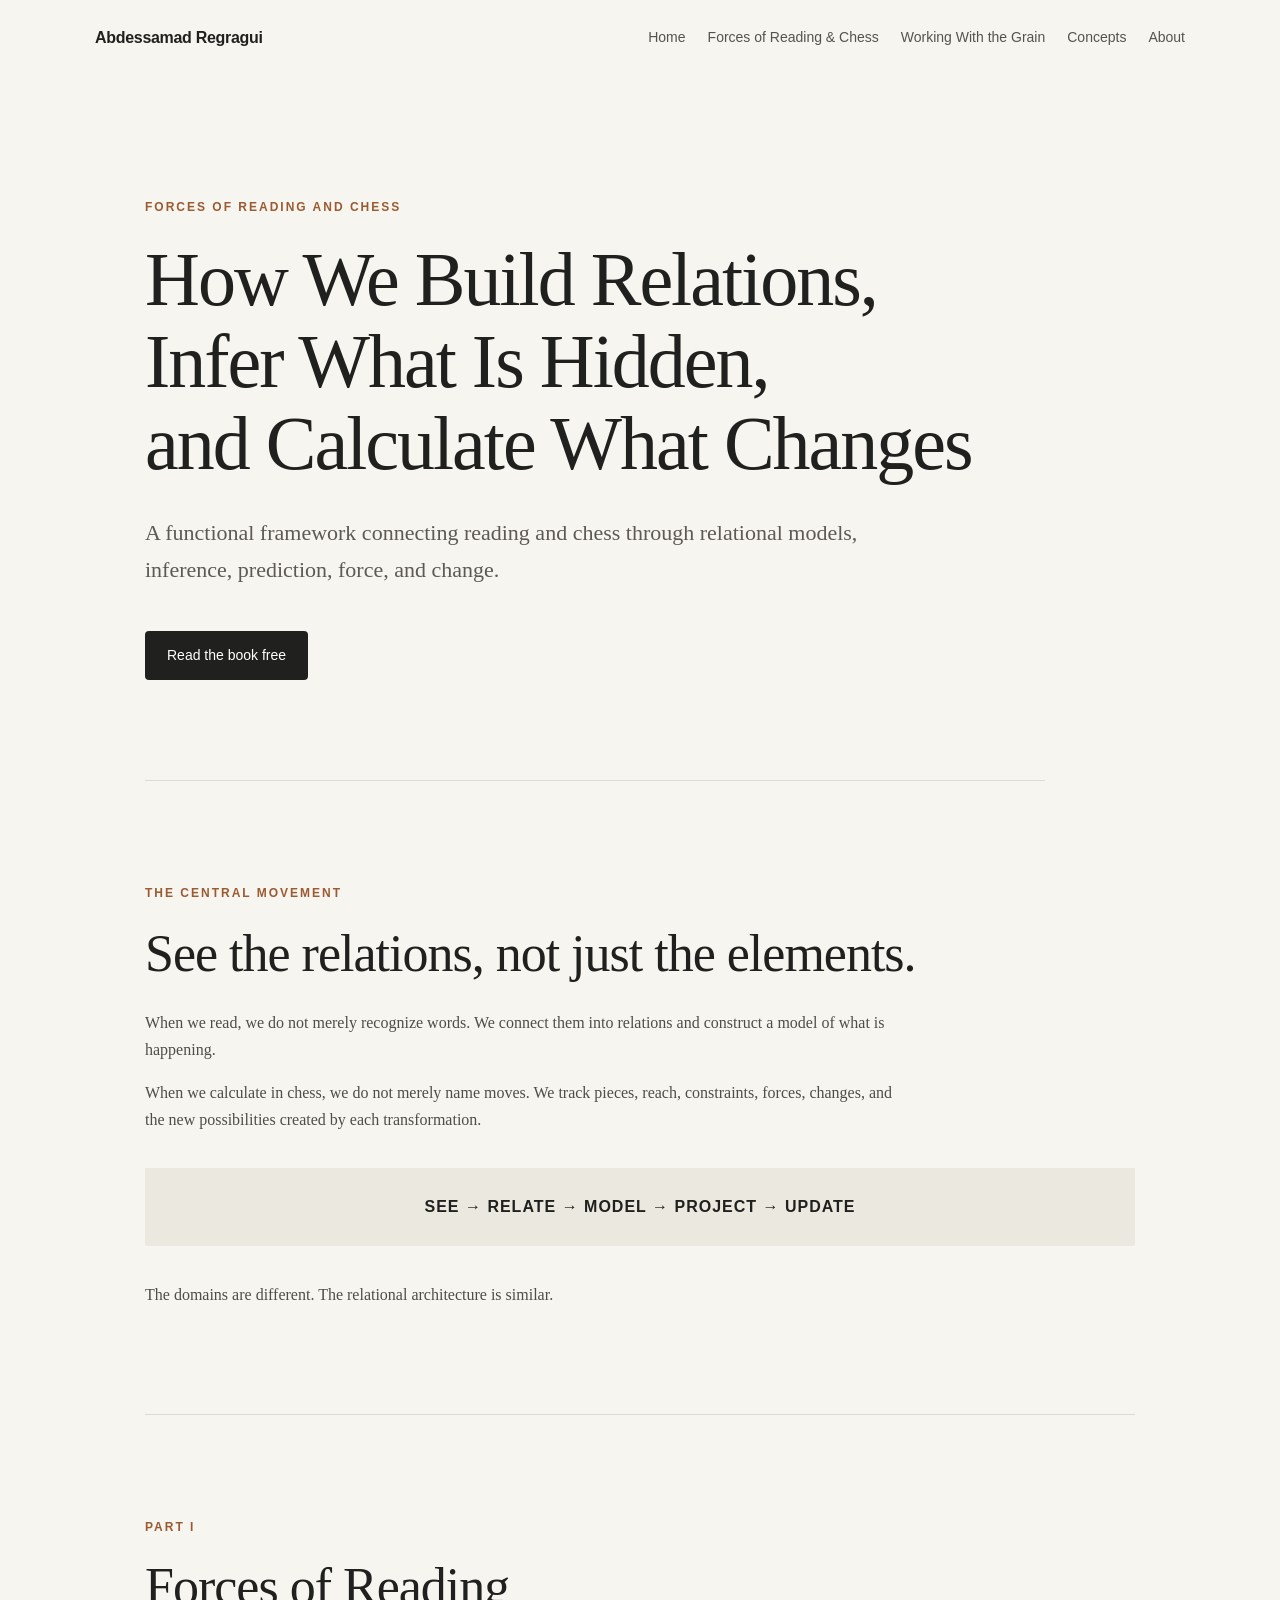
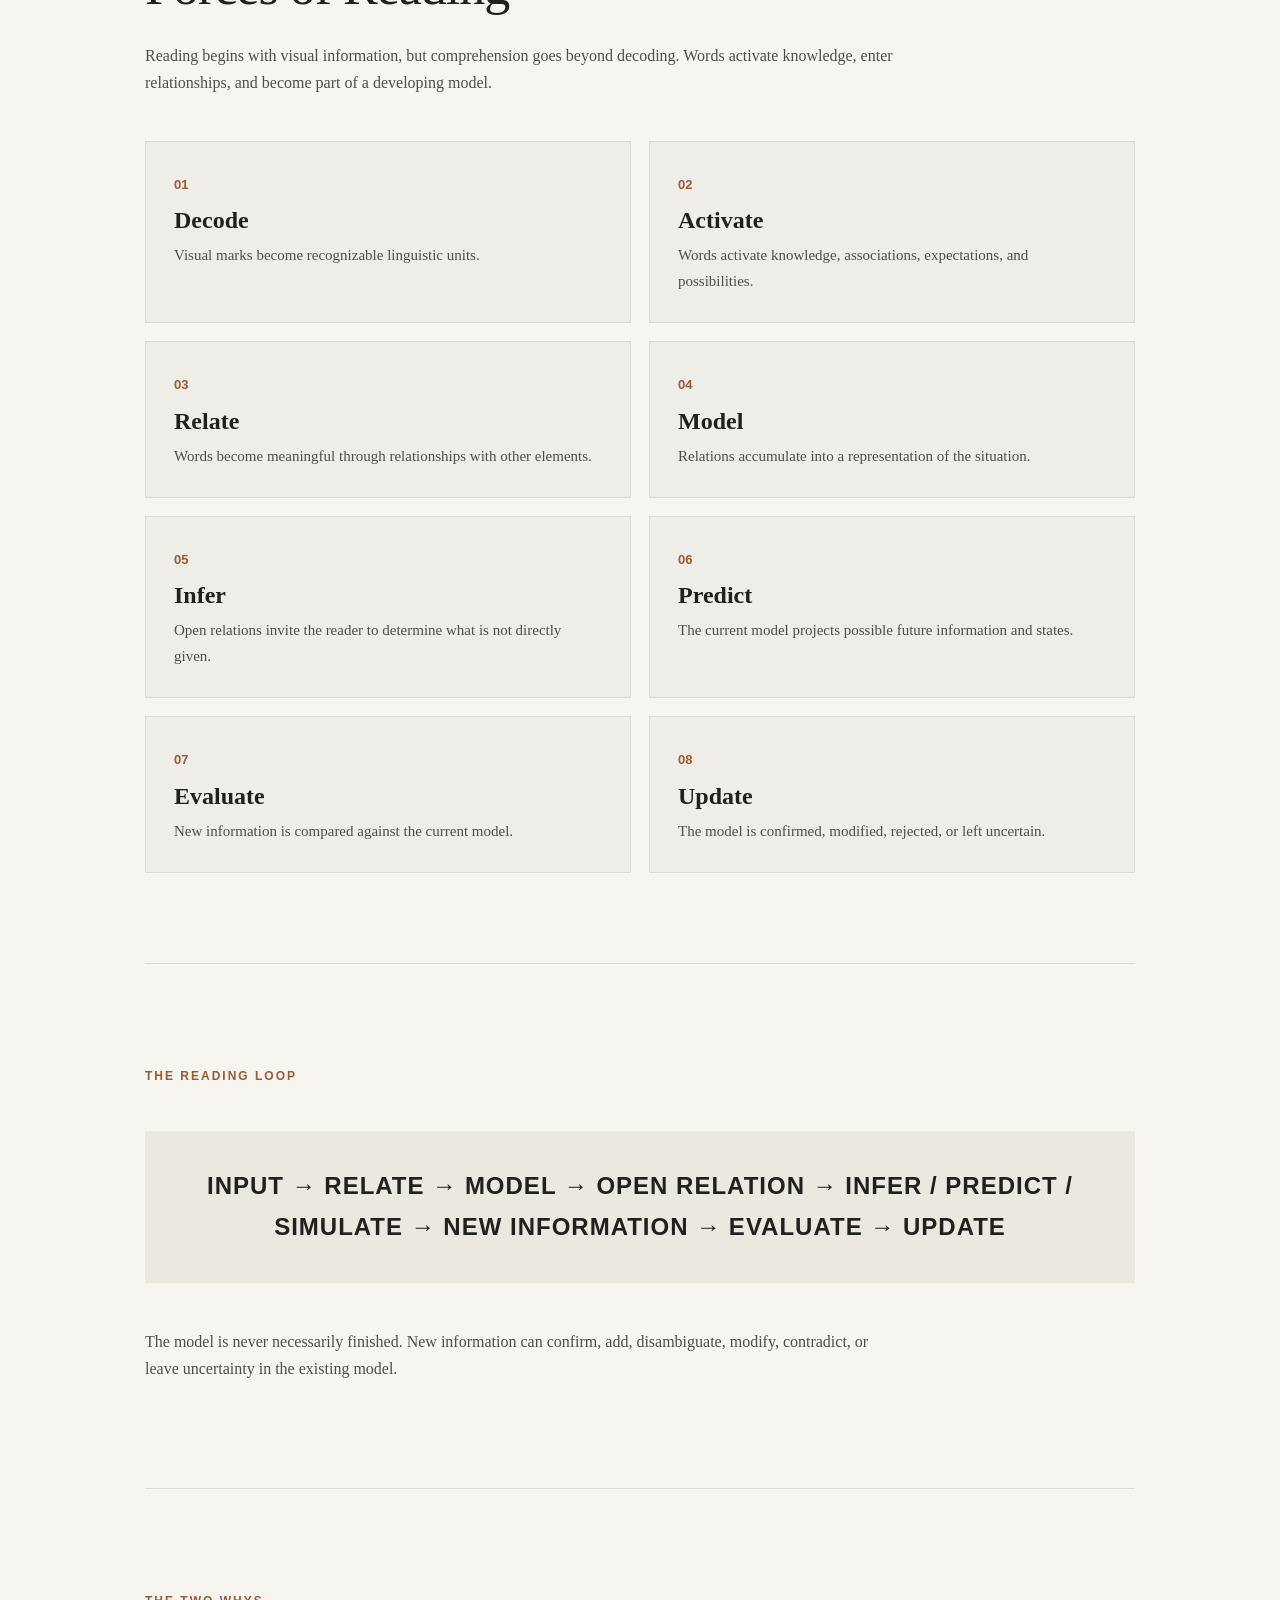
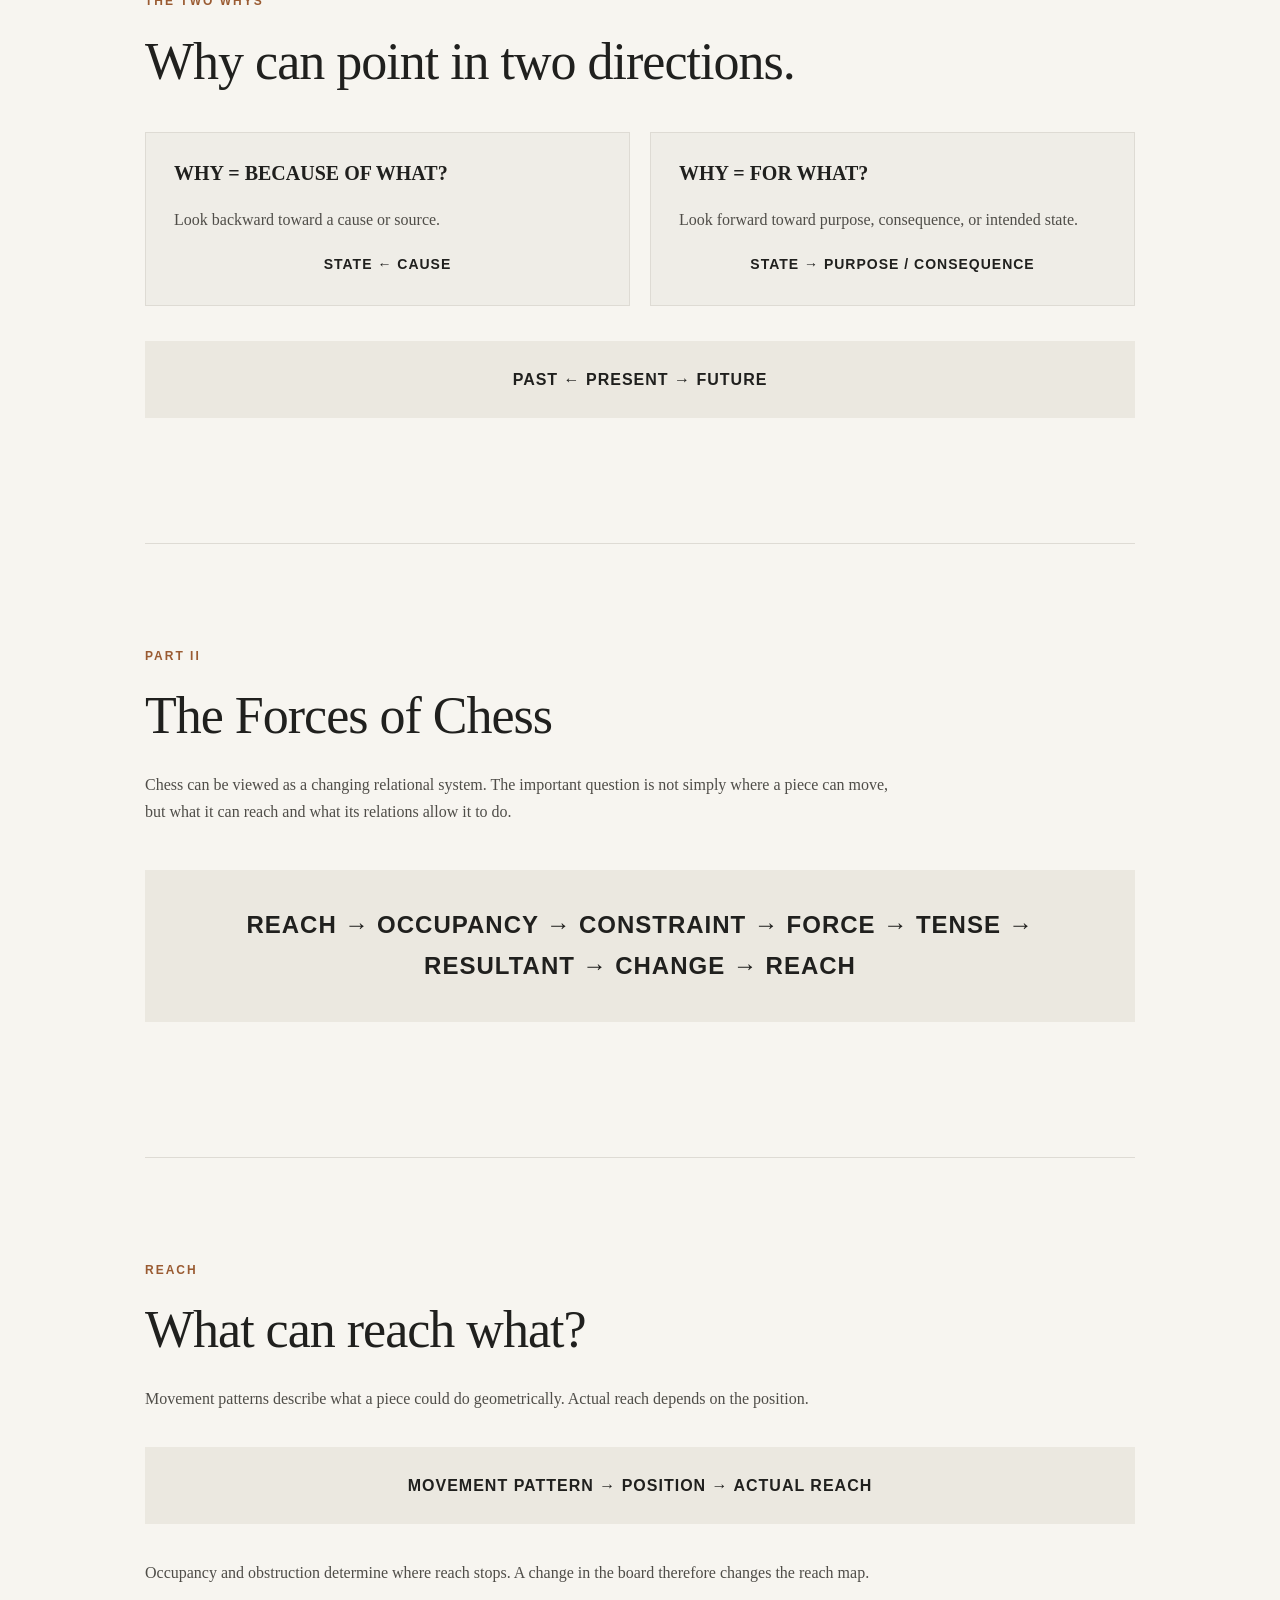
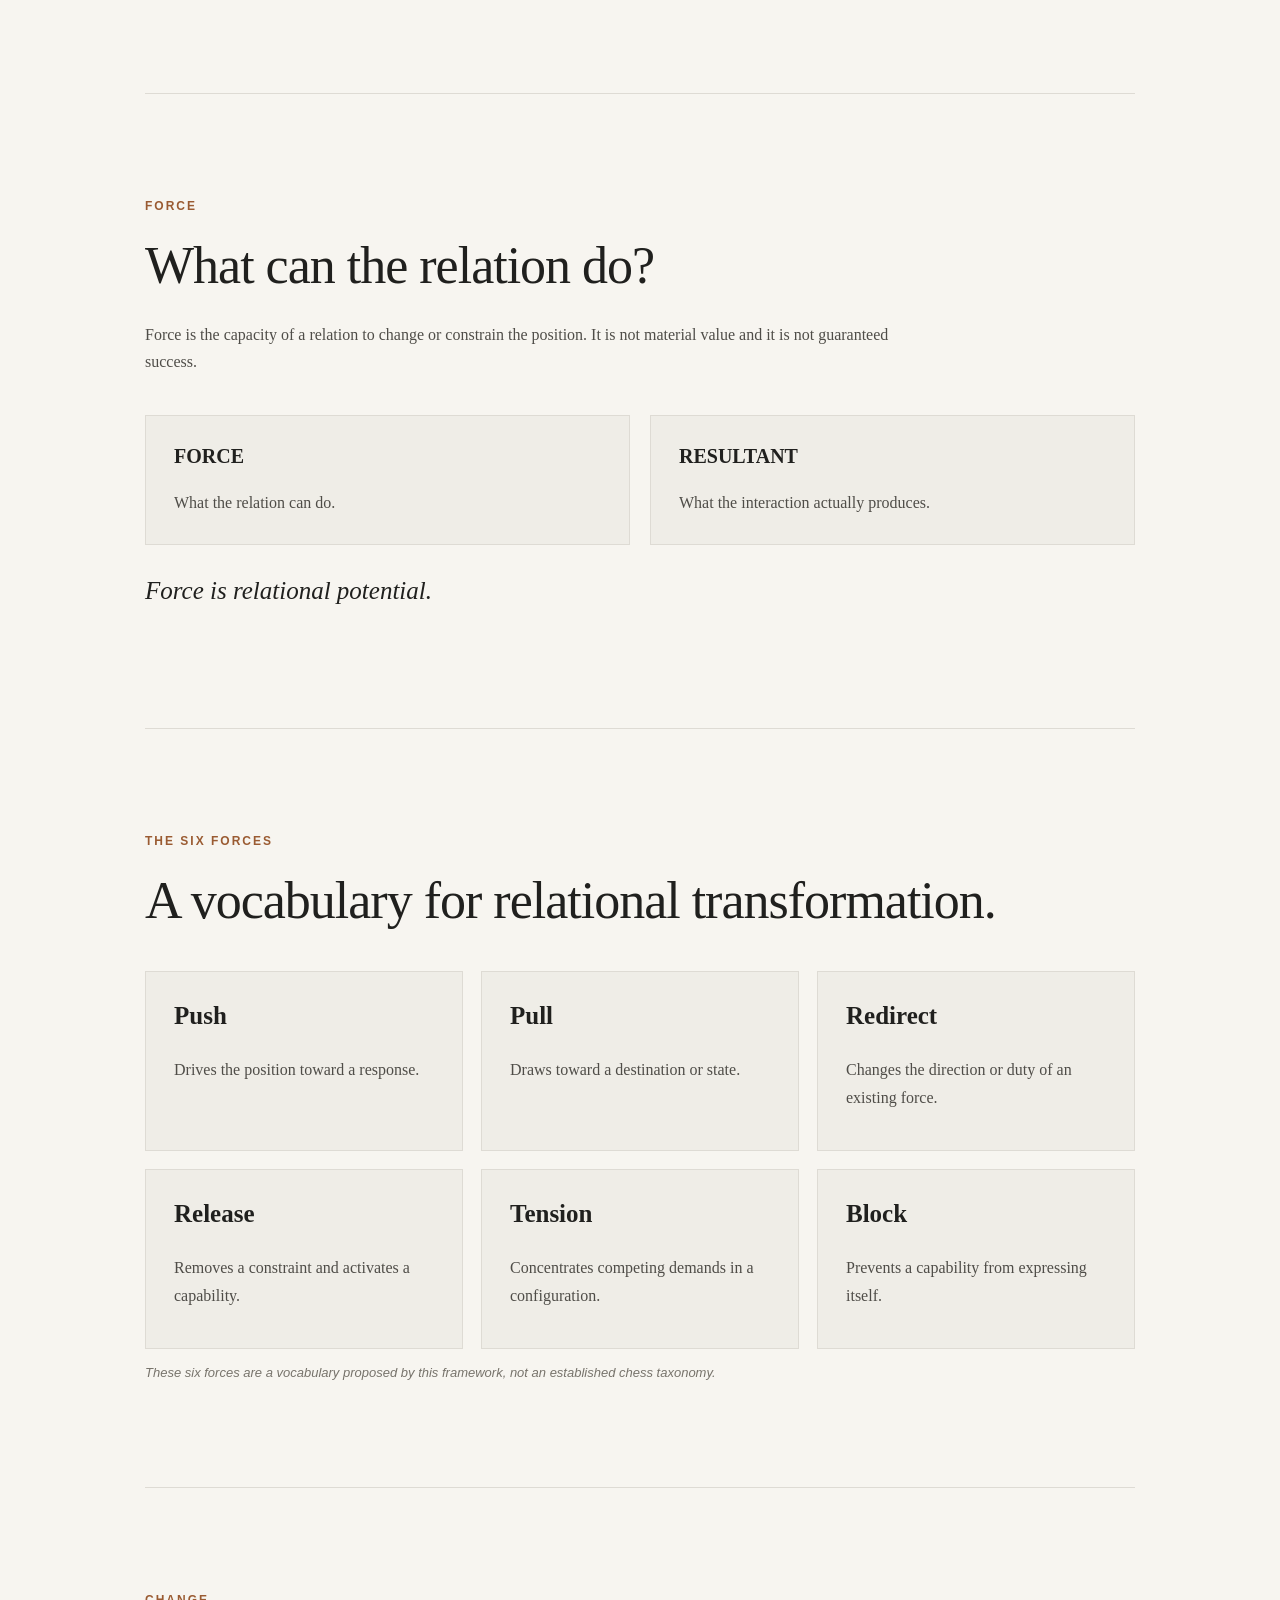
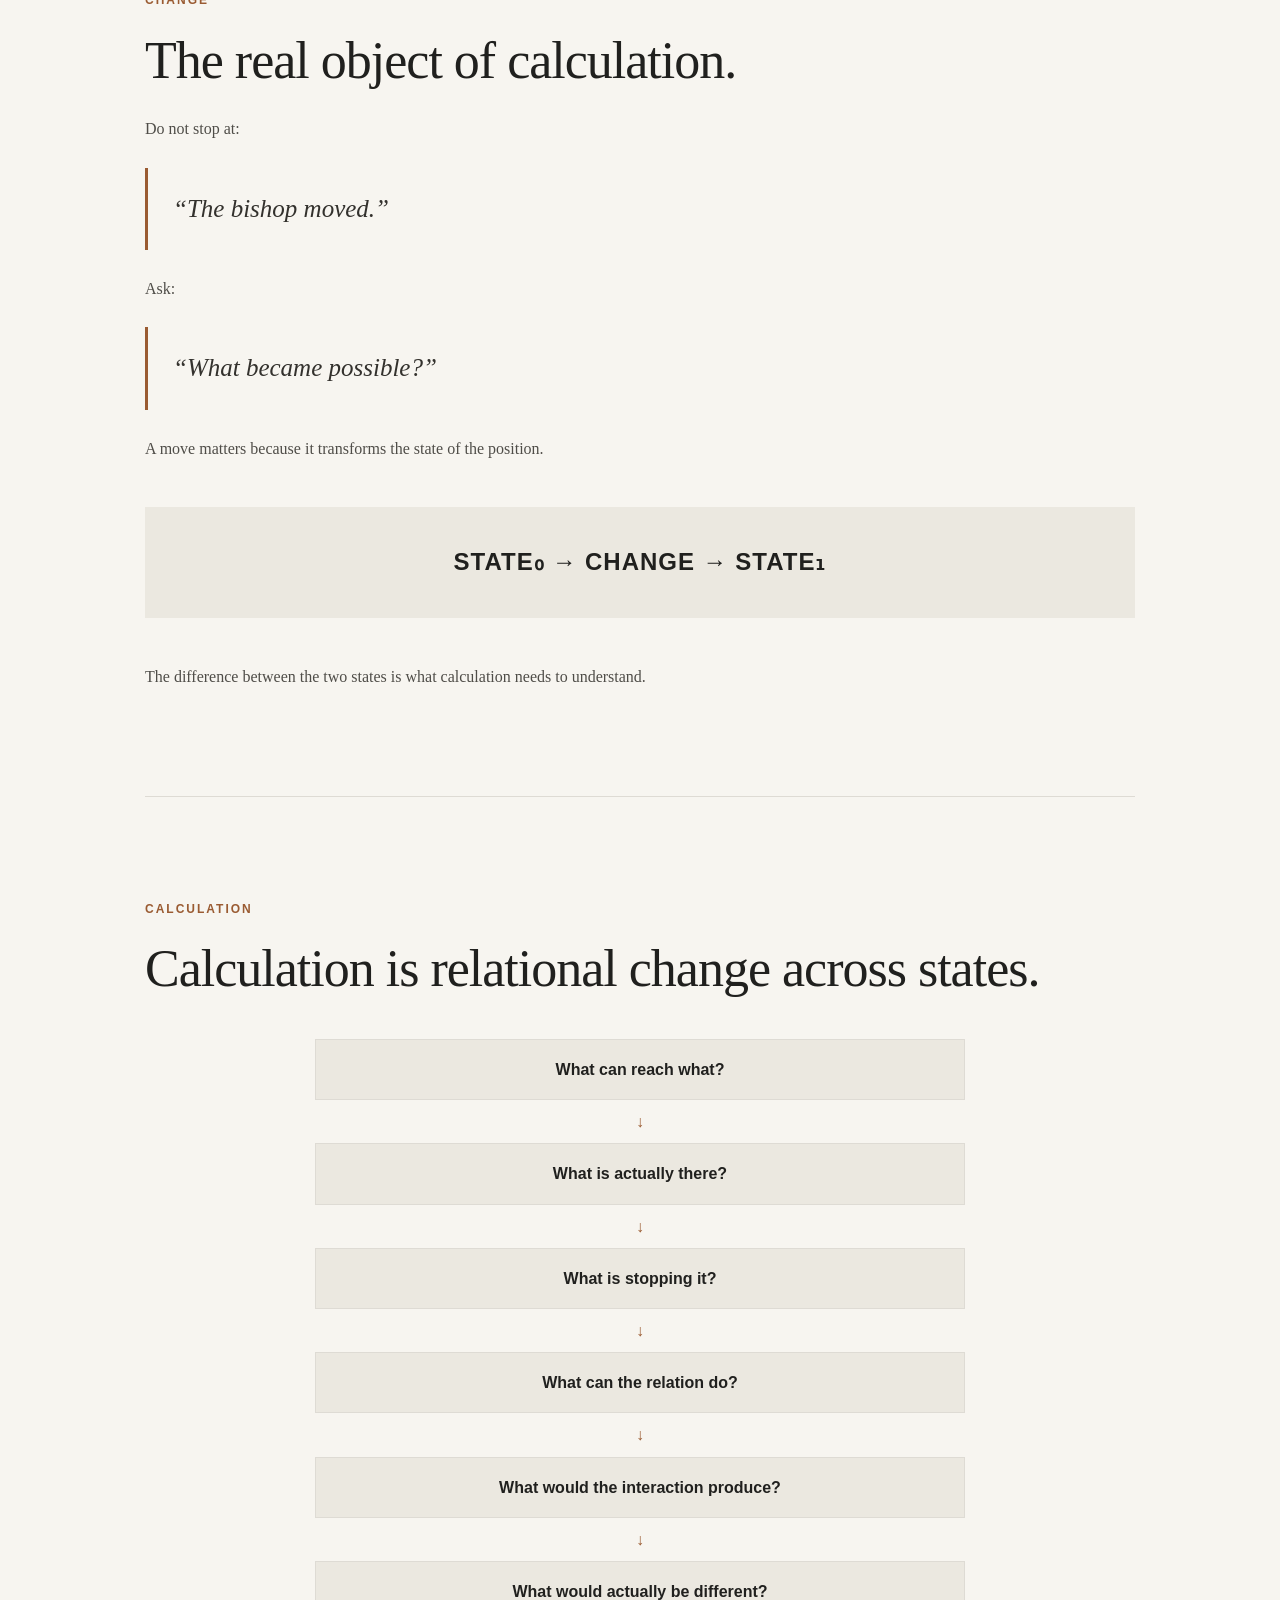
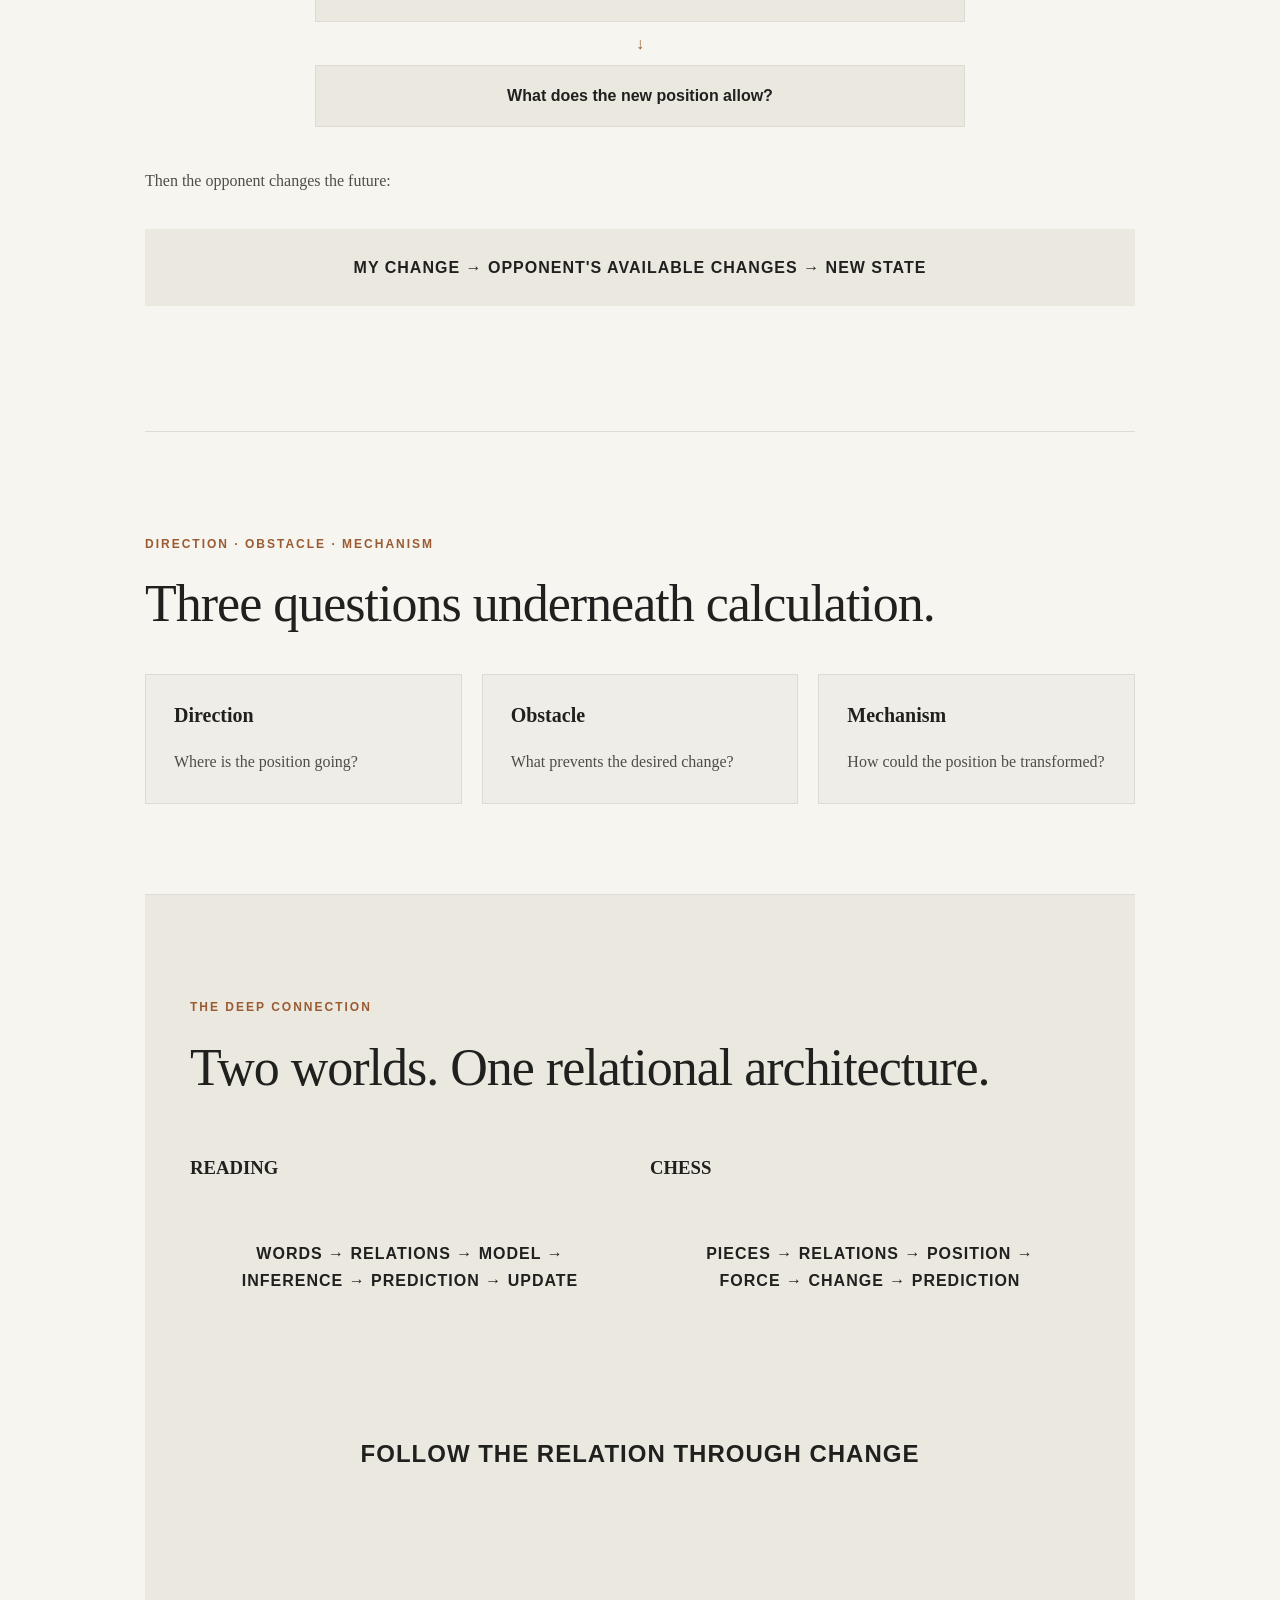
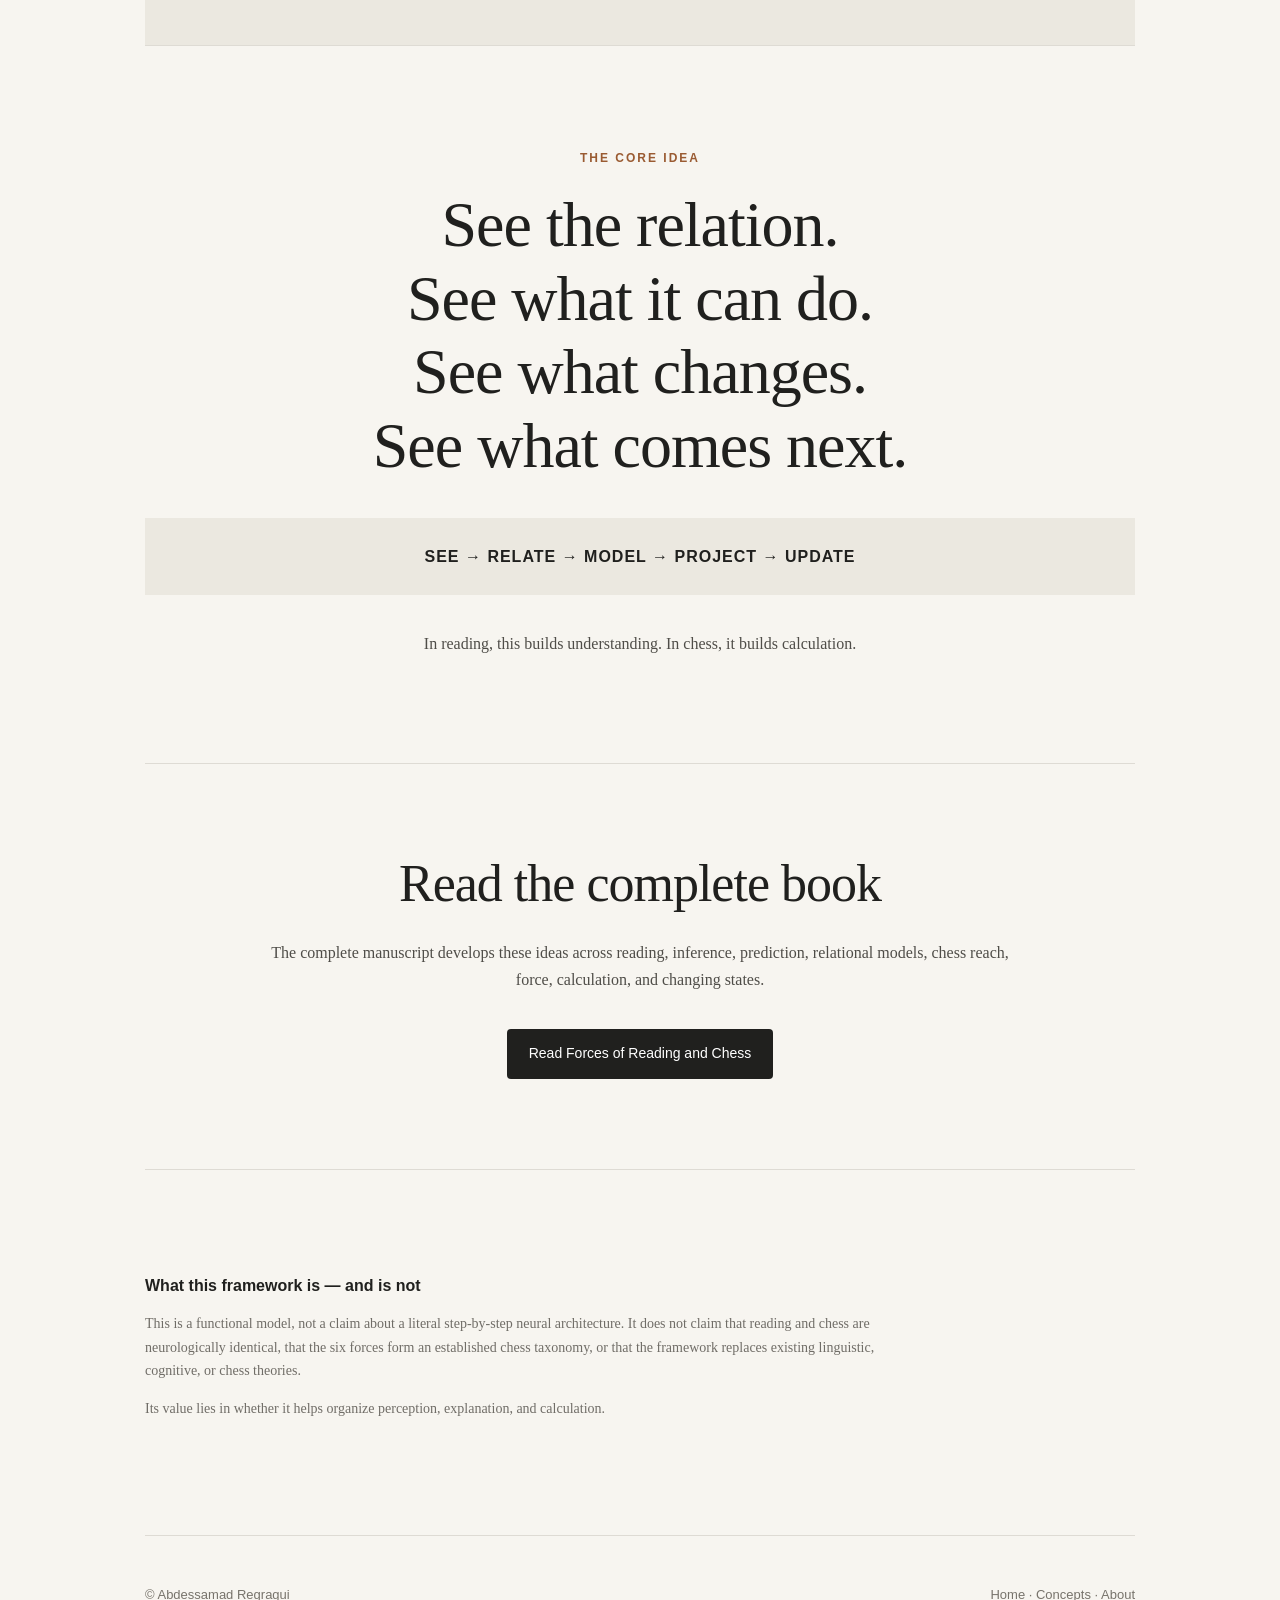
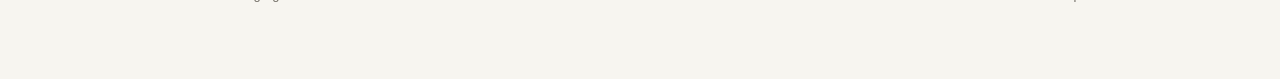
<file: forces-of-reading-and-chess.html>
<!DOCTYPE html>
<html lang="en">
<head>
  <meta charset="UTF-8">
  <meta name="viewport" content="width=device-width, initial-scale=1.0">

  <title>Forces of Reading and Chess — Abdessamad Regragui</title>

  <meta name="description" content="Forces of Reading and Chess by Abdessamad Regragui: a framework for understanding reading, inference, prediction, chess calculation, relational models, force, reach, and change.">

  <meta name="author" content="Abdessamad Regragui">

  <link rel="stylesheet" href="style.css">
</head>

<body>

<header>
  <nav class="nav">
    <a href="index.html" class="logo">Abdessamad Regragui</a>

    <div class="nav-links">
      <a href="index.html">Home</a>
      <a href="forces-of-reading-and-chess.html">Forces of Reading & Chess</a>
      <a href="working-with-the-grain.html">Working With the Grain</a>
      <a href="concepts.html">Concepts</a>
      <a href="about.html">About</a>
    </div>
  </nav>
</header>


<main>

<section class="hero">

  <p class="eyebrow">FORCES OF READING AND CHESS</p>

  <h1>
    How We Build Relations,<br>
    Infer What Is Hidden,<br>
    and Calculate What Changes
  </h1>

  <p class="intro">
    A functional framework connecting reading and chess through
    relational models, inference, prediction, force, and change.
  </p>

  <div class="book-actions">
    <a class="button" href="https://leanpub.com/theforcesofchess" target="_blank">
      Read the book free
    </a>
  </div>

</section>


<section class="core">

  <p class="section-label">THE CENTRAL MOVEMENT</p>

  <h2>See the relations, not just the elements.</h2>

  <p>
    When we read, we do not merely recognize words.
    We connect them into relations and construct a model of what
    is happening.
  </p>

  <p>
    When we calculate in chess, we do not merely name moves.
    We track pieces, reach, constraints, forces, changes, and
    the new possibilities created by each transformation.
  </p>

  <div class="formula">
    SEE → RELATE → MODEL → PROJECT → UPDATE
  </div>

  <p>
    The domains are different. The relational architecture is similar.
  </p>

</section>


<section>

  <p class="section-label">PART I</p>

  <h2>Forces of Reading</h2>

  <p>
    Reading begins with visual information, but comprehension goes
    beyond decoding. Words activate knowledge, enter relationships,
    and become part of a developing model.
  </p>

  <div class="framework">

    <div class="framework-step">
      <strong>01</strong>
      <h3>Decode</h3>
      <p>Visual marks become recognizable linguistic units.</p>
    </div>

    <div class="framework-step">
      <strong>02</strong>
      <h3>Activate</h3>
      <p>Words activate knowledge, associations, expectations, and possibilities.</p>
    </div>

    <div class="framework-step">
      <strong>03</strong>
      <h3>Relate</h3>
      <p>Words become meaningful through relationships with other elements.</p>
    </div>

    <div class="framework-step">
      <strong>04</strong>
      <h3>Model</h3>
      <p>Relations accumulate into a representation of the situation.</p>
    </div>

    <div class="framework-step">
      <strong>05</strong>
      <h3>Infer</h3>
      <p>Open relations invite the reader to determine what is not directly given.</p>
    </div>

    <div class="framework-step">
      <strong>06</strong>
      <h3>Predict</h3>
      <p>The current model projects possible future information and states.</p>
    </div>

    <div class="framework-step">
      <strong>07</strong>
      <h3>Evaluate</h3>
      <p>New information is compared against the current model.</p>
    </div>

    <div class="framework-step">
      <strong>08</strong>
      <h3>Update</h3>
      <p>The model is confirmed, modified, rejected, or left uncertain.</p>
    </div>

  </div>

</section>


<section class="loop">

  <p class="section-label">THE READING LOOP</p>

  <div class="large-formula">
    INPUT → RELATE → MODEL → OPEN RELATION
    → INFER / PREDICT / SIMULATE
    → NEW INFORMATION → EVALUATE → UPDATE
  </div>

  <p>
    The model is never necessarily finished.
    New information can confirm, add, disambiguate, modify,
    contradict, or leave uncertainty in the existing model.
  </p>

</section>


<section>

  <p class="section-label">THE TWO WHYS</p>

  <h2>Why can point in two directions.</h2>

  <div class="two-columns">

    <div class="concept-card">
      <h3>WHY = BECAUSE OF WHAT?</h3>

      <p>
        Look backward toward a cause or source.
      </p>

      <div class="small-formula">
        STATE ← CAUSE
      </div>
    </div>

    <div class="concept-card">
      <h3>WHY = FOR WHAT?</h3>

      <p>
        Look forward toward purpose, consequence, or intended state.
      </p>

      <div class="small-formula">
        STATE → PURPOSE / CONSEQUENCE
      </div>
    </div>

  </div>

  <div class="formula">
    PAST ← PRESENT → FUTURE
  </div>

</section>


<section>

  <p class="section-label">PART II</p>

  <h2>The Forces of Chess</h2>

  <p>
    Chess can be viewed as a changing relational system.
    The important question is not simply where a piece can move,
    but what it can reach and what its relations allow it to do.
  </p>

  <div class="large-formula">
    REACH → OCCUPANCY → CONSTRAINT → FORCE
    → TENSE → RESULTANT → CHANGE → REACH
  </div>

</section>


<section>

  <p class="section-label">REACH</p>

  <h2>What can reach what?</h2>

  <p>
    Movement patterns describe what a piece could do geometrically.
    Actual reach depends on the position.
  </p>

  <div class="formula">
    MOVEMENT PATTERN → POSITION → ACTUAL REACH
  </div>

  <p>
    Occupancy and obstruction determine where reach stops.
    A change in the board therefore changes the reach map.
  </p>

</section>


<section>

  <p class="section-label">FORCE</p>

  <h2>What can the relation do?</h2>

  <p>
    Force is the capacity of a relation to change or constrain
    the position. It is not material value and it is not guaranteed
    success.
  </p>

  <div class="two-columns">

    <div class="concept-card">
      <h3>FORCE</h3>
      <p>What the relation can do.</p>
    </div>

    <div class="concept-card">
      <h3>RESULTANT</h3>
      <p>What the interaction actually produces.</p>
    </div>

  </div>

  <p class="emphasis">
    Force is relational potential.
  </p>

</section>


<section>

  <p class="section-label">THE SIX FORCES</p>

  <h2>A vocabulary for relational transformation.</h2>

  <div class="force-grid">

    <div class="force-card">
      <h3>Push</h3>
      <p>Drives the position toward a response.</p>
    </div>

    <div class="force-card">
      <h3>Pull</h3>
      <p>Draws toward a destination or state.</p>
    </div>

    <div class="force-card">
      <h3>Redirect</h3>
      <p>Changes the direction or duty of an existing force.</p>
    </div>

    <div class="force-card">
      <h3>Release</h3>
      <p>Removes a constraint and activates a capability.</p>
    </div>

    <div class="force-card">
      <h3>Tension</h3>
      <p>Concentrates competing demands in a configuration.</p>
    </div>

    <div class="force-card">
      <h3>Block</h3>
      <p>Prevents a capability from expressing itself.</p>
    </div>

  </div>

  <p class="note">
    These six forces are a vocabulary proposed by this framework,
    not an established chess taxonomy.
  </p>

</section>


<section>

  <p class="section-label">CHANGE</p>

  <h2>The real object of calculation.</h2>

  <p>
    Do not stop at:
  </p>

  <blockquote>
    “The bishop moved.”
  </blockquote>

  <p>
    Ask:
  </p>

  <blockquote>
    “What became possible?”
  </blockquote>

  <p>
    A move matters because it transforms the state of the position.
  </p>

  <div class="large-formula">
    STATE₀ → CHANGE → STATE₁
  </div>

  <p>
    The difference between the two states is what calculation
    needs to understand.
  </p>

</section>


<section>

  <p class="section-label">CALCULATION</p>

  <h2>Calculation is relational change across states.</h2>

  <div class="calculation">

    <div>What can reach what?</div>
    <div>↓</div>
    <div>What is actually there?</div>
    <div>↓</div>
    <div>What is stopping it?</div>
    <div>↓</div>
    <div>What can the relation do?</div>
    <div>↓</div>
    <div>What would the interaction produce?</div>
    <div>↓</div>
    <div>What would actually be different?</div>
    <div>↓</div>
    <div>What does the new position allow?</div>

  </div>

  <p>
    Then the opponent changes the future:
  </p>

  <div class="formula">
    MY CHANGE → OPPONENT'S AVAILABLE CHANGES → NEW STATE
  </div>

</section>


<section>

  <p class="section-label">DIRECTION · OBSTACLE · MECHANISM</p>

  <h2>Three questions underneath calculation.</h2>

  <div class="three-columns">

    <div class="concept-card">
      <h3>Direction</h3>
      <p>Where is the position going?</p>
    </div>

    <div class="concept-card">
      <h3>Obstacle</h3>
      <p>What prevents the desired change?</p>
    </div>

    <div class="concept-card">
      <h3>Mechanism</h3>
      <p>How could the position be transformed?</p>
    </div>

  </div>

</section>


<section class="connection">

  <p class="section-label">THE DEEP CONNECTION</p>

  <h2>Two worlds. One relational architecture.</h2>

  <div class="comparison">

    <div>
      <h3>READING</h3>
      <div class="formula">
        WORDS → RELATIONS → MODEL
        → INFERENCE → PREDICTION → UPDATE
      </div>
    </div>

    <div>
      <h3>CHESS</h3>
      <div class="formula">
        PIECES → RELATIONS → POSITION
        → FORCE → CHANGE → PREDICTION
      </div>
    </div>

  </div>

  <div class="large-formula">
    FOLLOW THE RELATION THROUGH CHANGE
  </div>

</section>


<section class="final">

  <p class="section-label">THE CORE IDEA</p>

  <h2>
    See the relation.<br>
    See what it can do.<br>
    See what changes.<br>
    See what comes next.
  </h2>

  <div class="formula">
    SEE → RELATE → MODEL → PROJECT → UPDATE
  </div>

  <p>
    In reading, this builds understanding.
    In chess, it builds calculation.
  </p>

</section>


<section class="book">

  <h2>Read the complete book</h2>

  <p>
    The complete manuscript develops these ideas across reading,
    inference, prediction, relational models, chess reach,
    force, calculation, and changing states.
  </p>

  <a class="button" href="https://leanpub.com/theforcesofchess" target="_blank">
    Read Forces of Reading and Chess
  </a>

</section>


<section class="disclaimer">

  <h3>What this framework is — and is not</h3>

  <p>
    This is a functional model, not a claim about a literal
    step-by-step neural architecture. It does not claim that
    reading and chess are neurologically identical, that the six
    forces form an established chess taxonomy, or that the framework
    replaces existing linguistic, cognitive, or chess theories.
  </p>

  <p>
    Its value lies in whether it helps organize perception,
    explanation, and calculation.
  </p>

</section>

</main>


<footer>

  <p>© Abdessamad Regragui</p>

  <p>
    <a href="index.html">Home</a> ·
    <a href="concepts.html">Concepts</a> ·
    <a href="about.html">About</a>
  </p>

</footer>

</body>
</html>
</file>
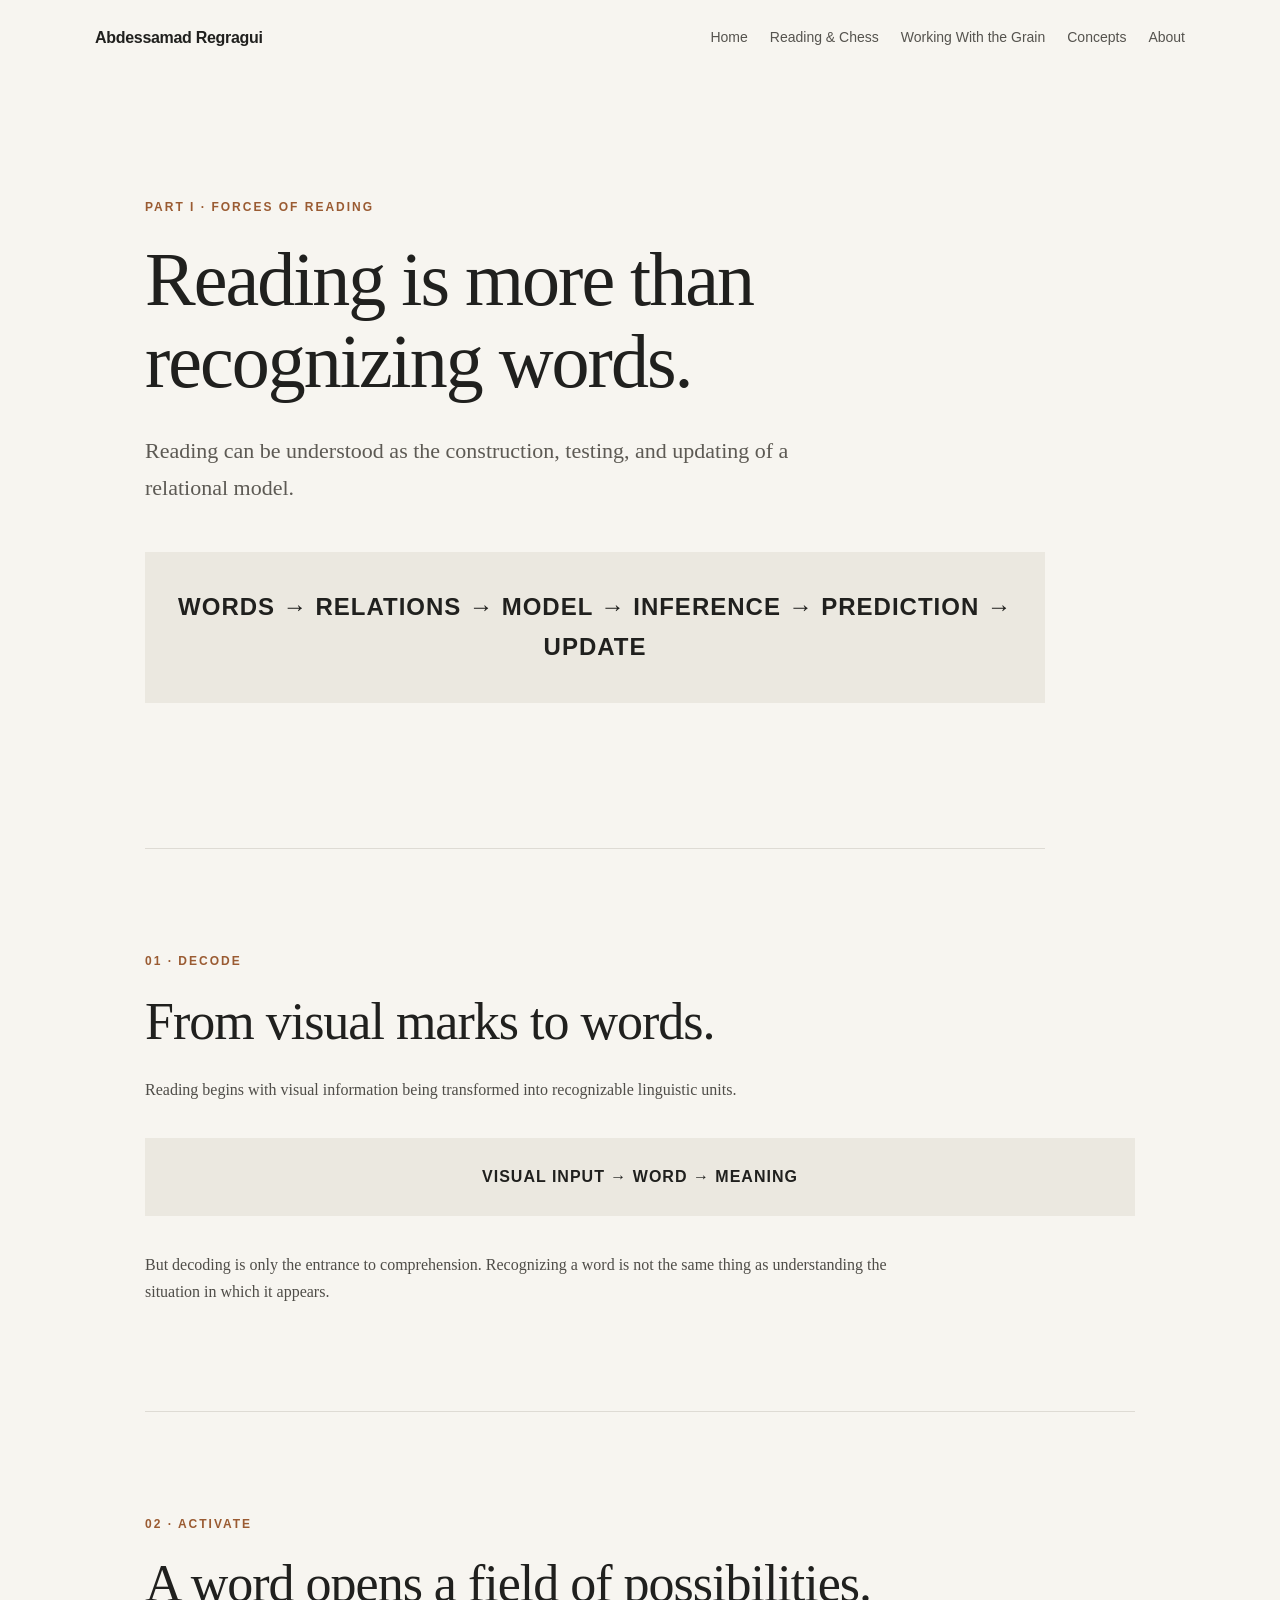
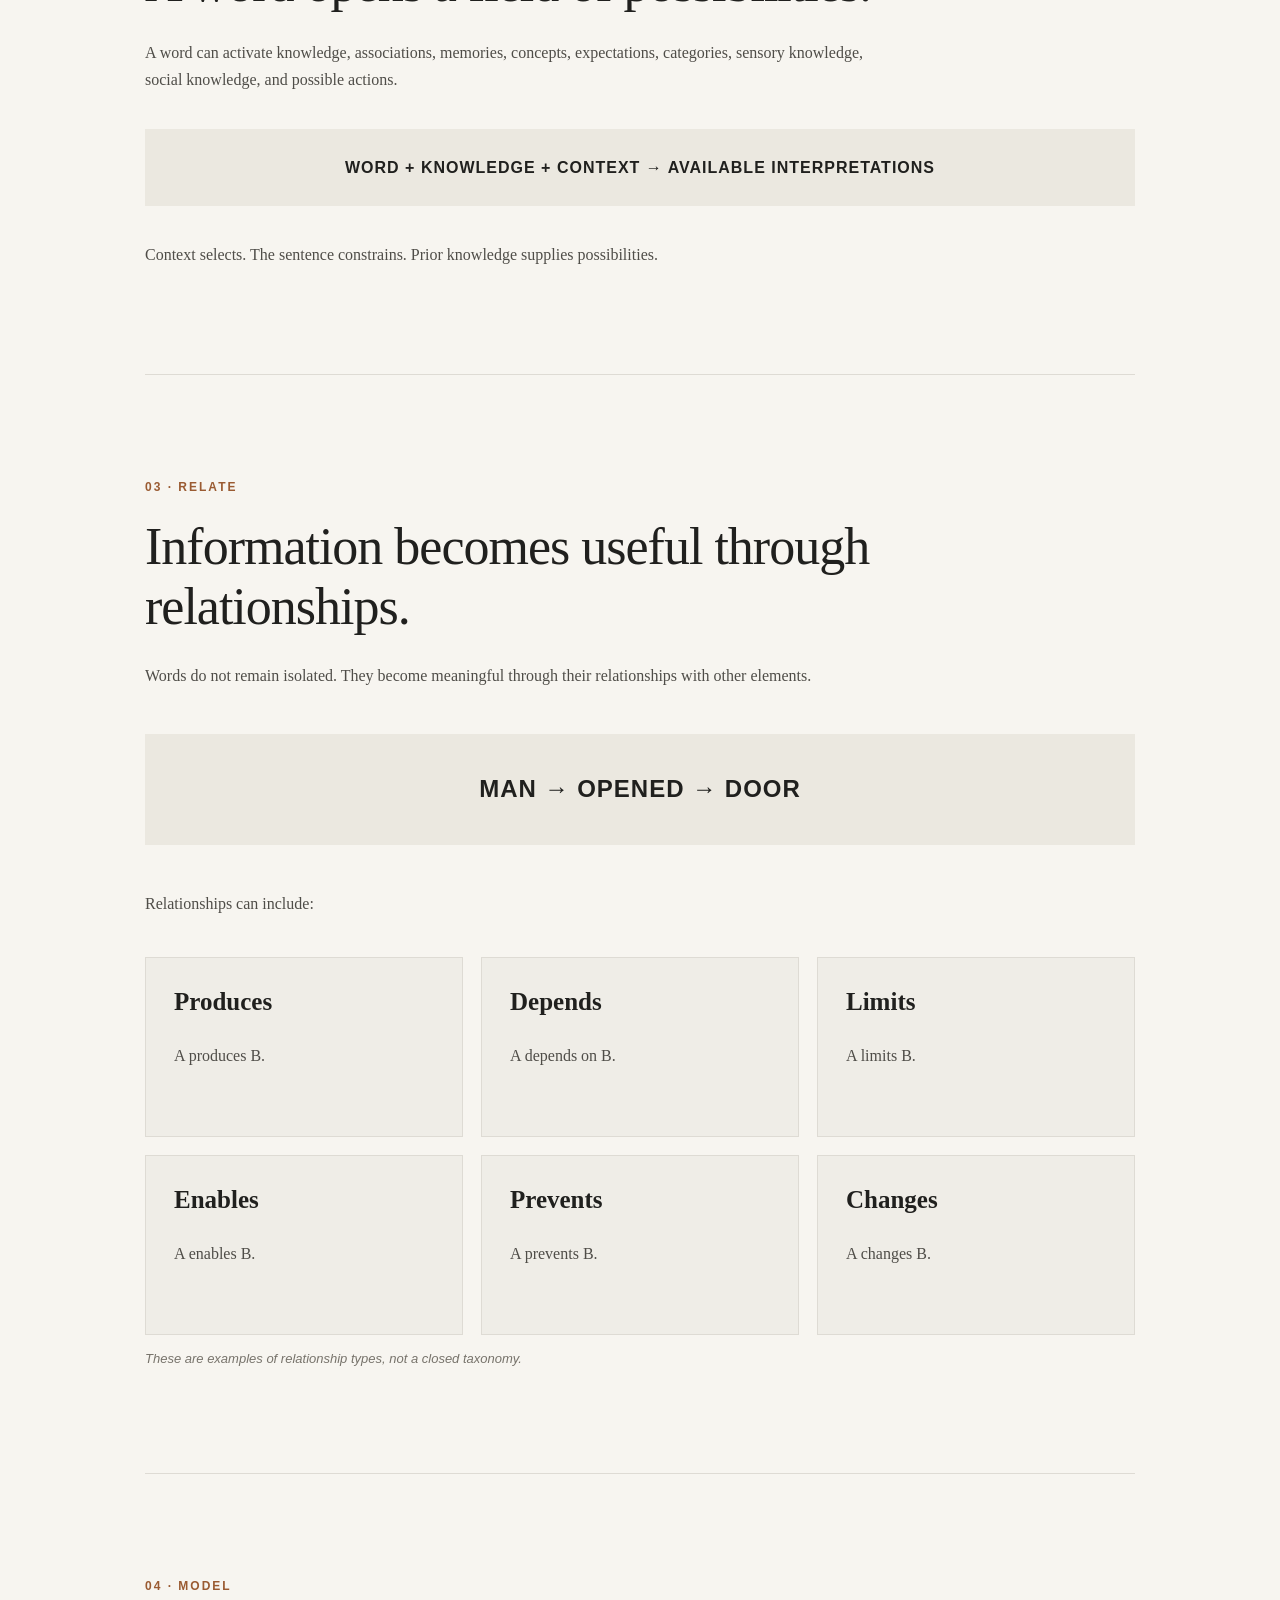
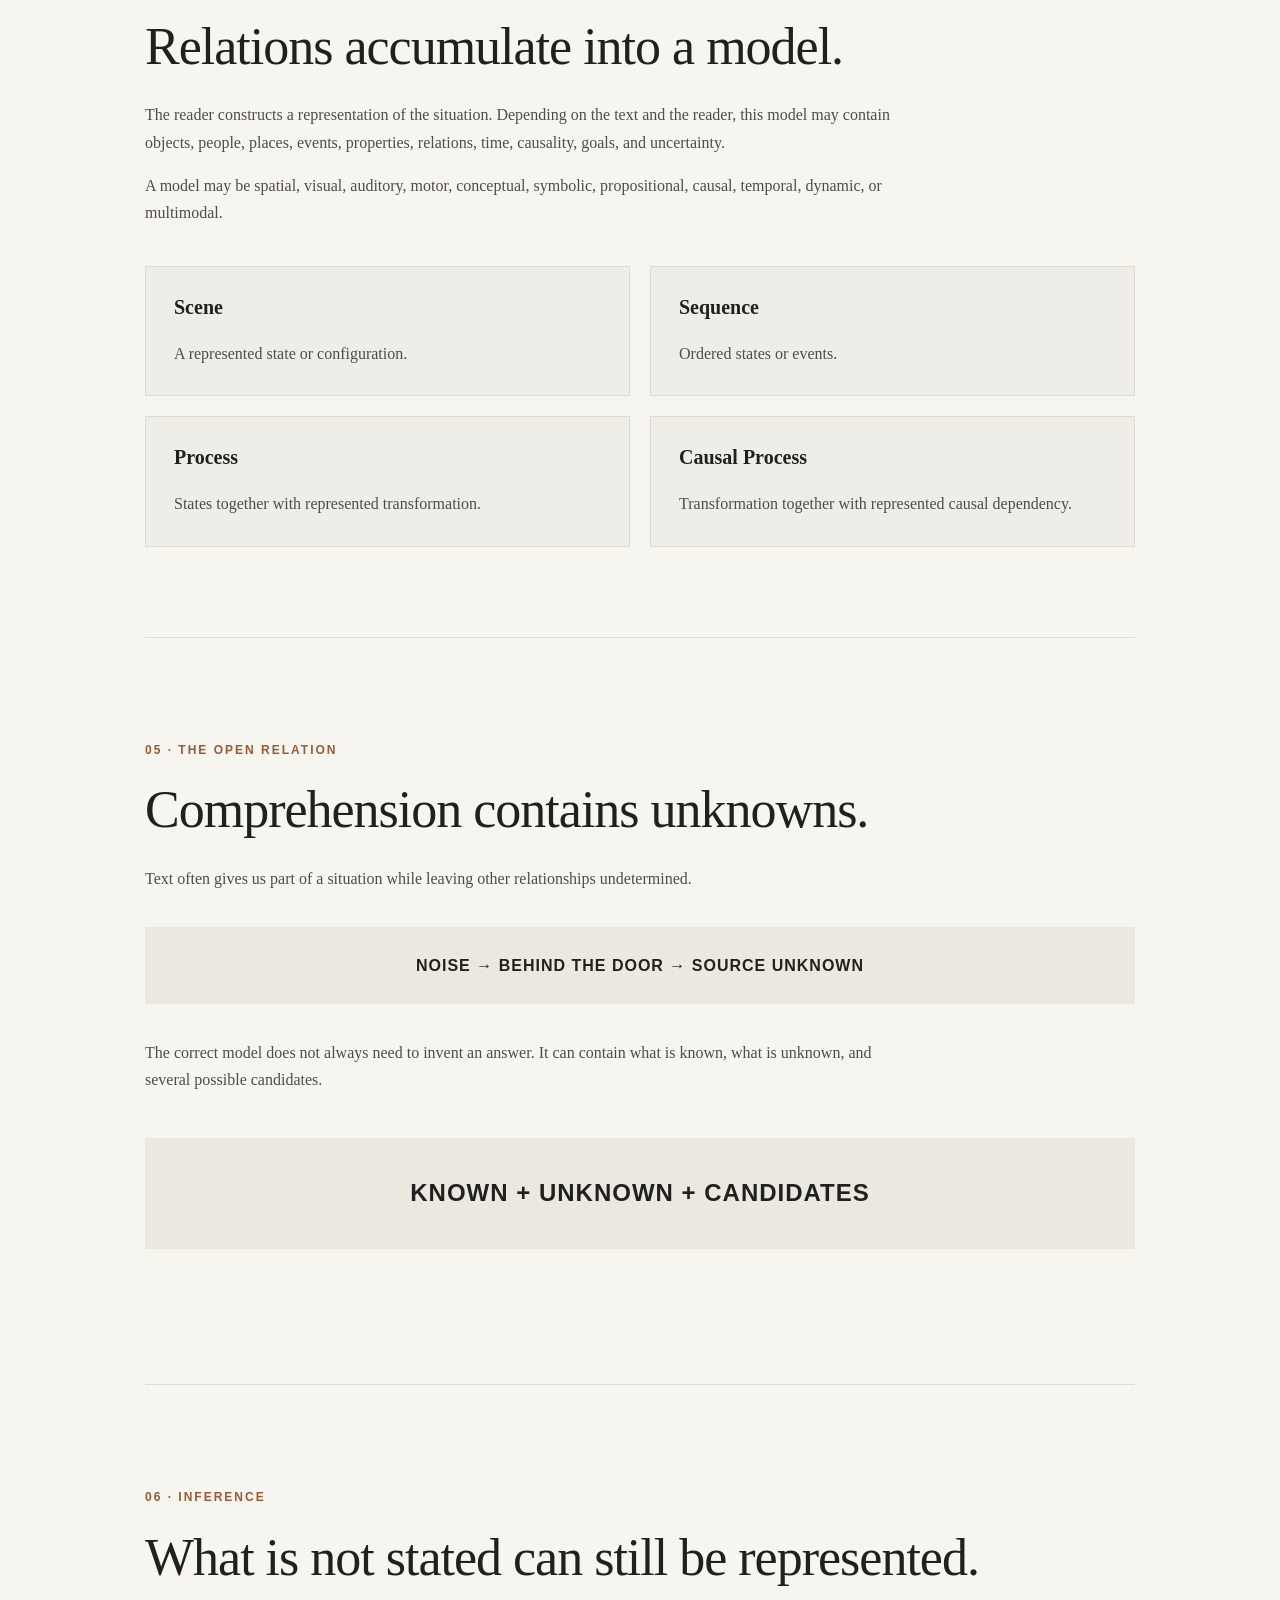
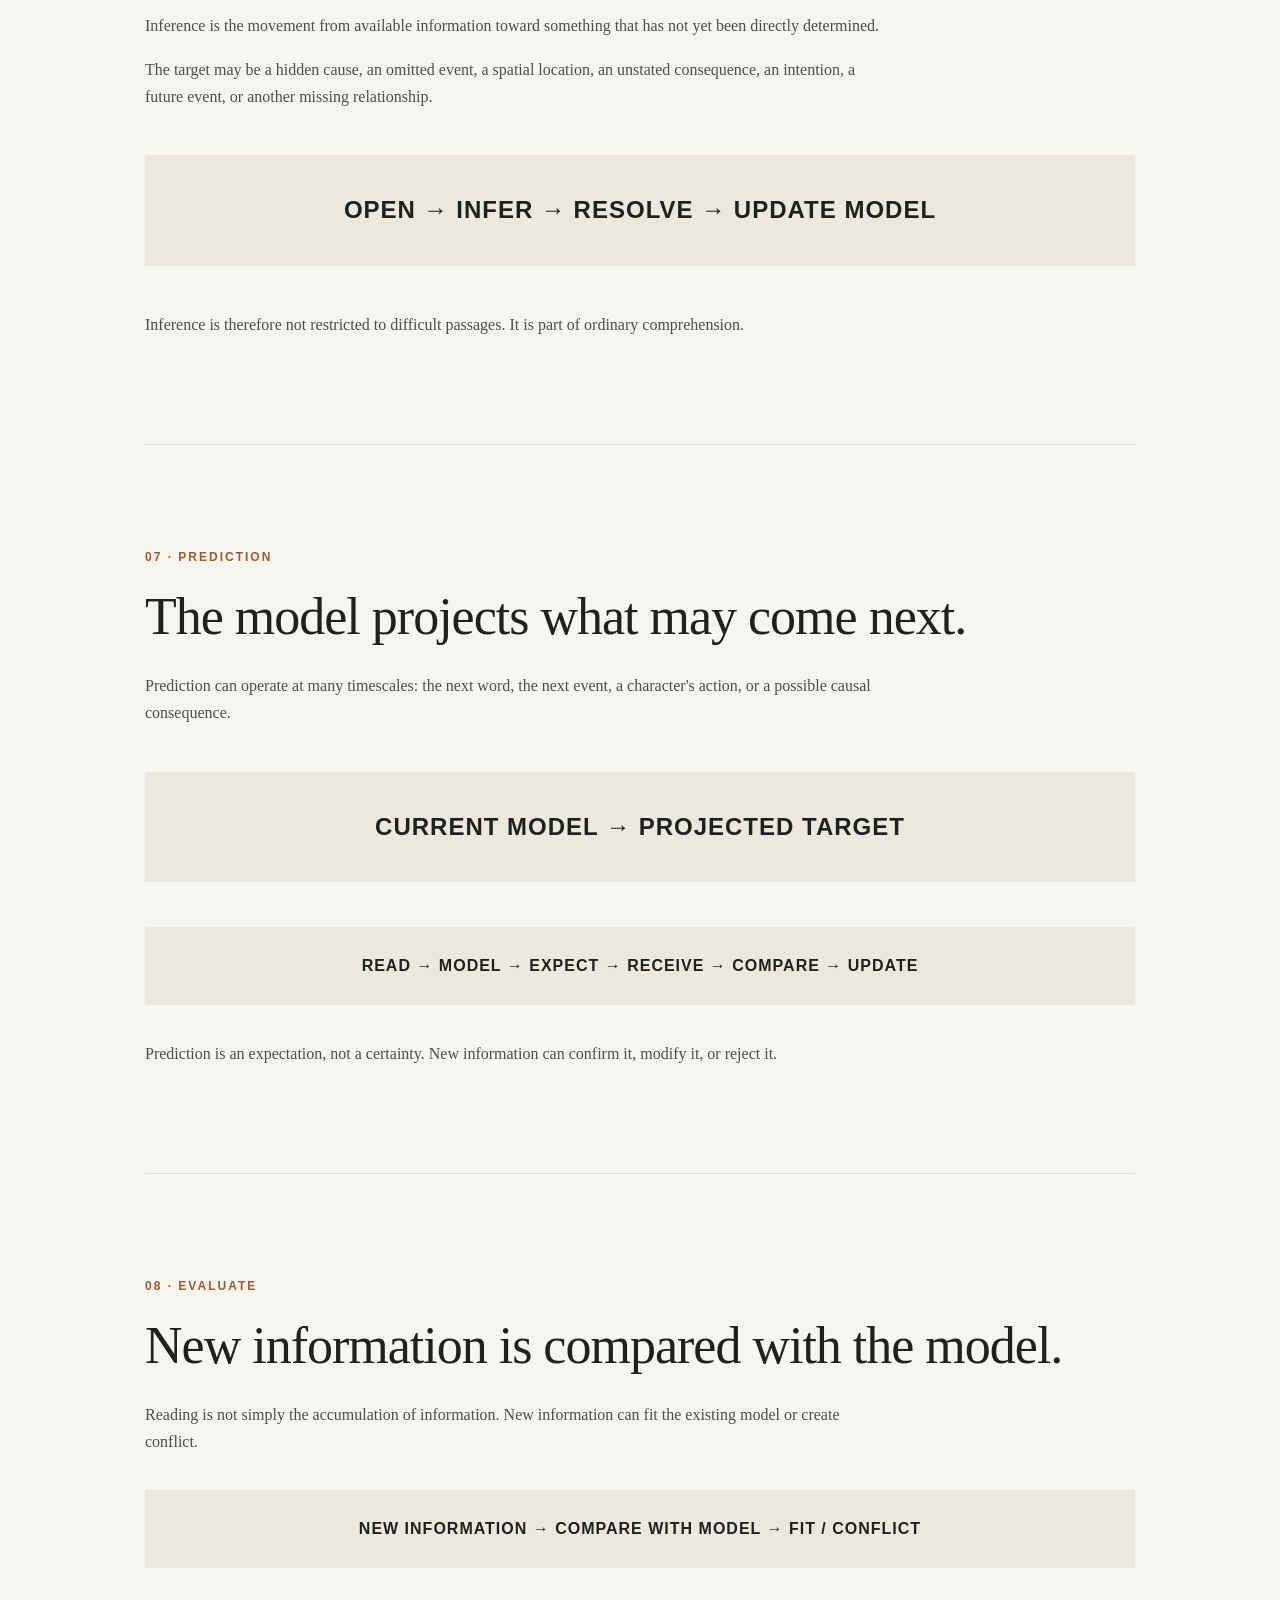
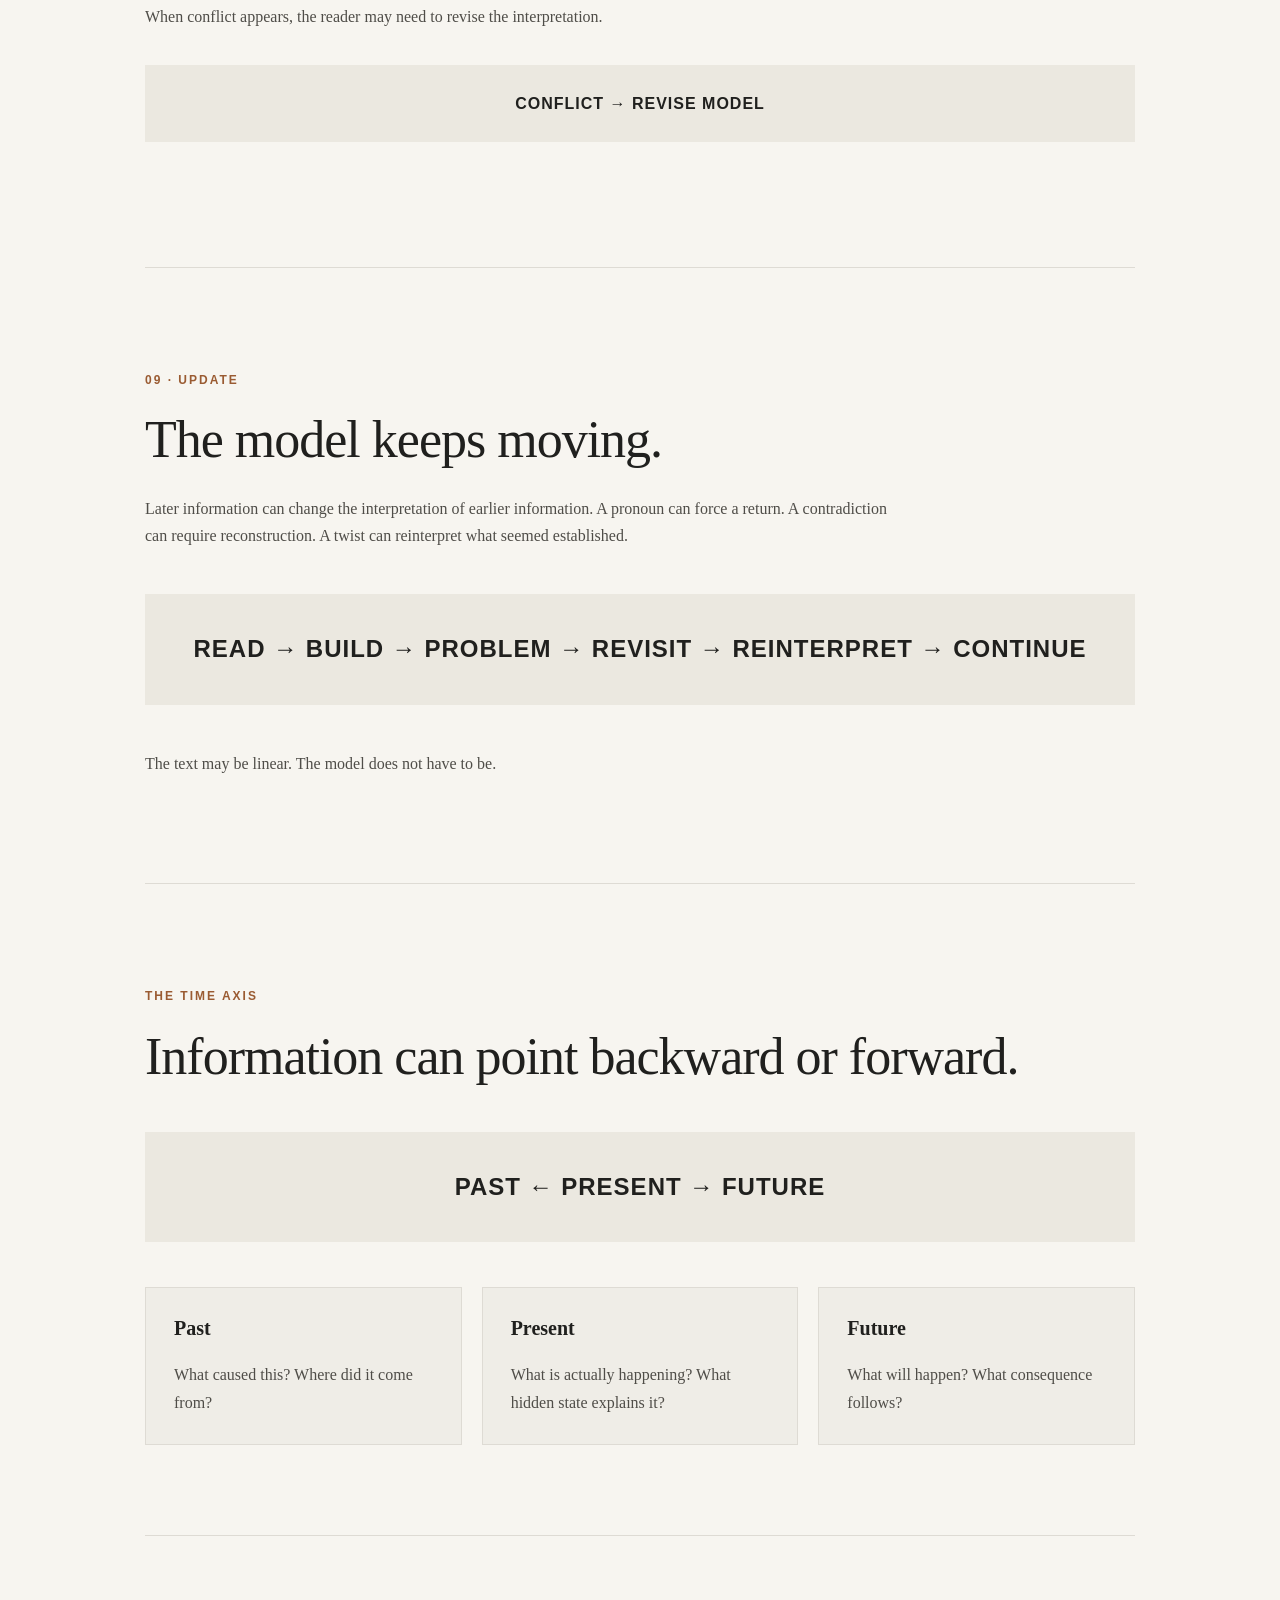
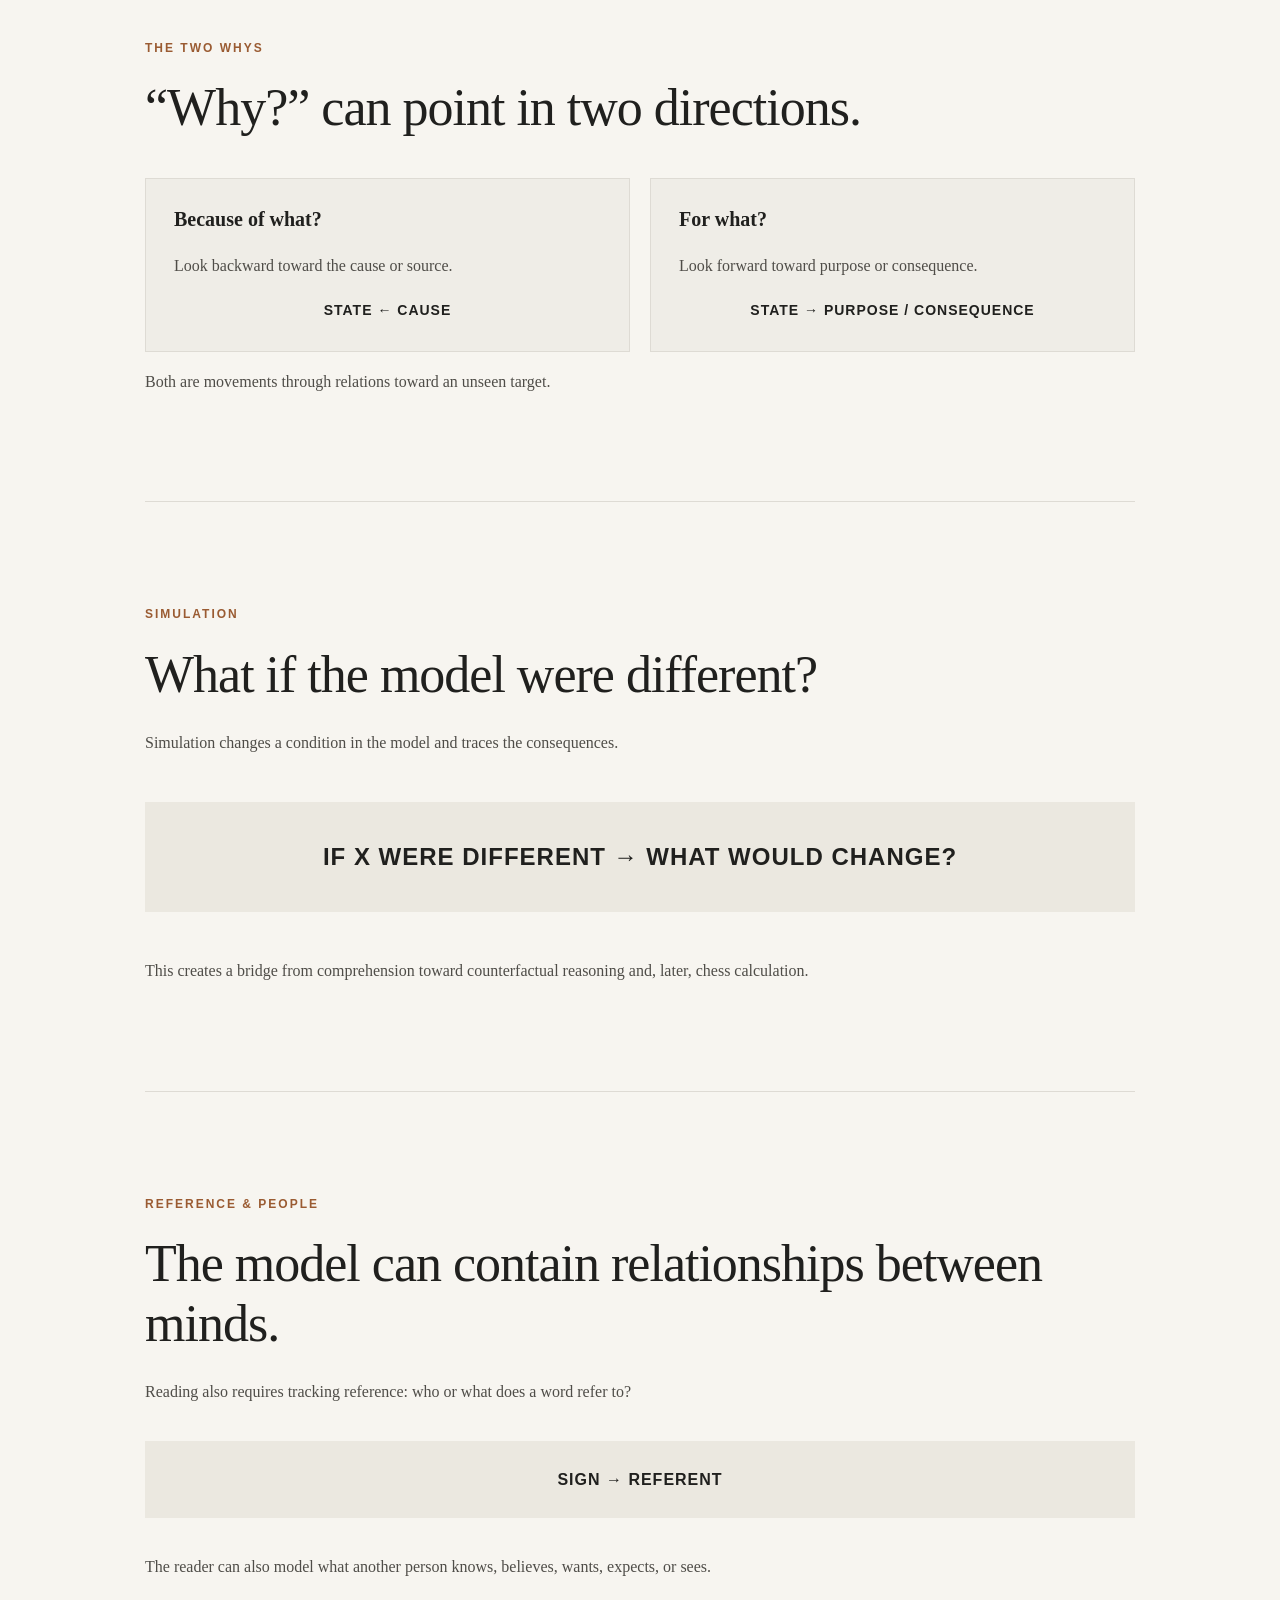
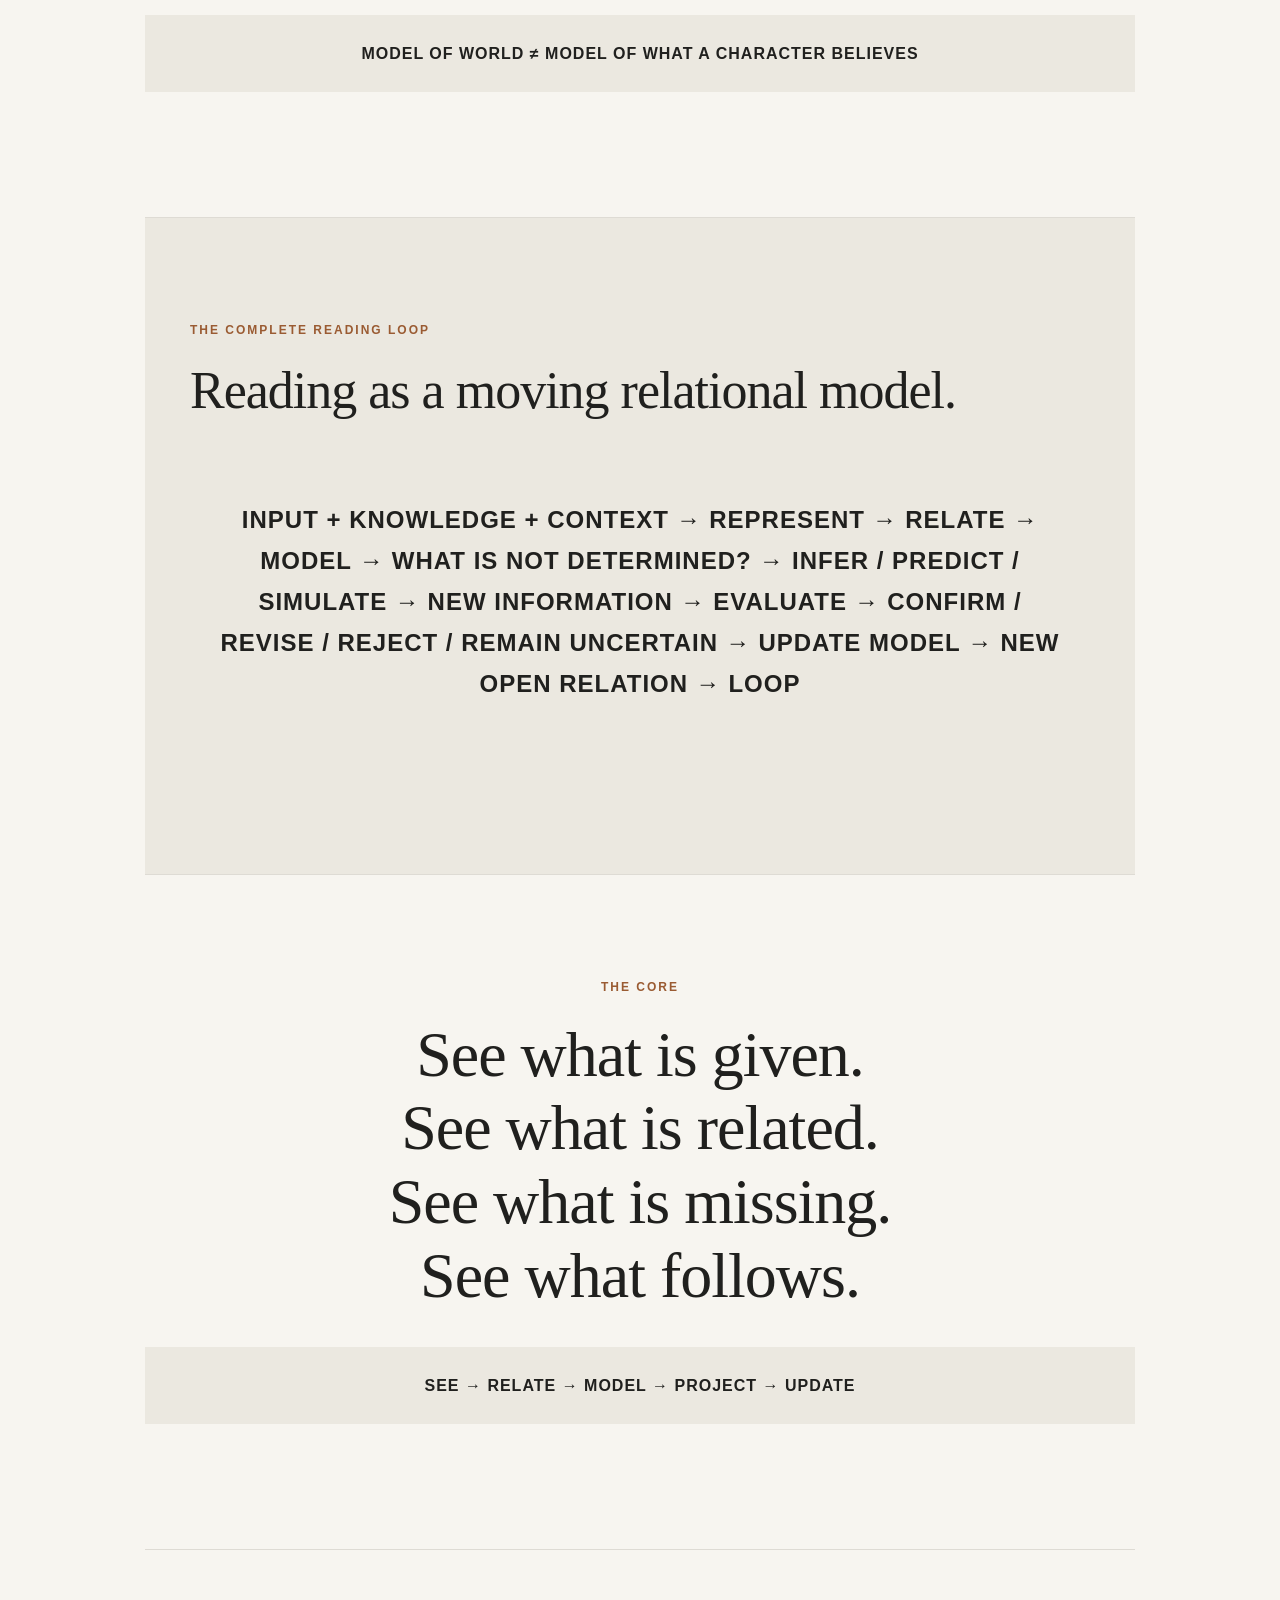
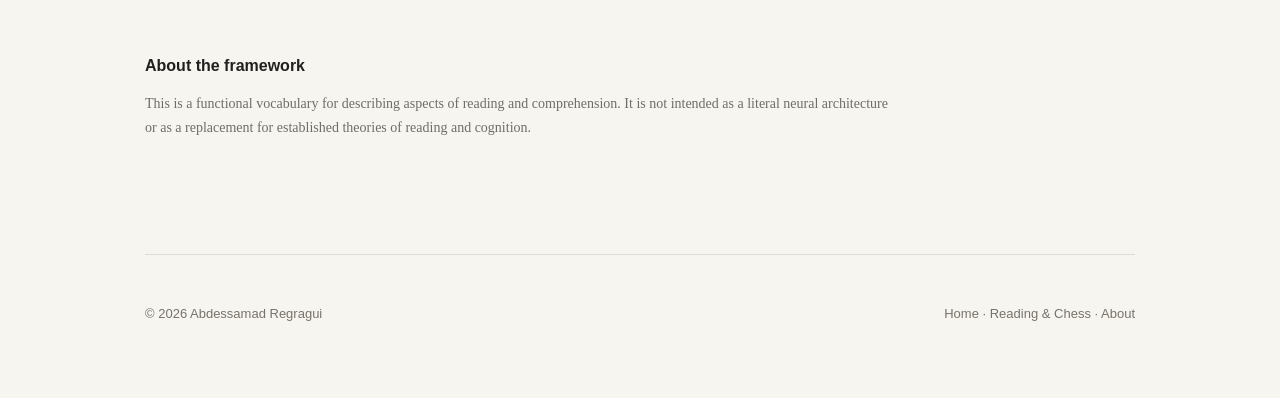
<file: forces-of-reading.html>
<!DOCTYPE html>
<html lang="en">
<head>
    <meta charset="UTF-8">
    <meta name="viewport" content="width=device-width, initial-scale=1.0">

    <title>Forces of Reading — Abdessamad Regragui</title>

    <meta name="description" content="The Forces of Reading framework by Abdessamad Regragui: decoding, activation, relations, models, inference, prediction, evaluation, and updating.">

    <link rel="stylesheet" href="style.css">
</head>

<body>

<header>
    <nav class="nav">
        <a href="index.html" class="logo">Abdessamad Regragui</a>

        <div class="nav-links">
            <a href="index.html">Home</a>
            <a href="forces-of-reading-and-chess.html">Reading & Chess</a>
            <a href="working-with-the-grain.html">Working With the Grain</a>
            <a href="concepts.html">Concepts</a>
            <a href="about.html">About</a>
        </div>
    </nav>
</header>


<main>

<section class="hero">

    <p class="eyebrow">PART I · FORCES OF READING</p>

    <h1>
        Reading is more than
        recognizing words.
    </h1>

    <p class="intro">
        Reading can be understood as the construction, testing,
        and updating of a relational model.
    </p>

    <div class="large-formula">
        WORDS → RELATIONS → MODEL → INFERENCE → PREDICTION → UPDATE
    </div>

</section>


<section>

    <p class="section-label">01 · DECODE</p>

    <h2>From visual marks to words.</h2>

    <p>
        Reading begins with visual information being transformed
        into recognizable linguistic units.
    </p>

    <div class="formula">
        VISUAL INPUT → WORD → MEANING
    </div>

    <p>
        But decoding is only the entrance to comprehension.
        Recognizing a word is not the same thing as understanding
        the situation in which it appears.
    </p>

</section>


<section>

    <p class="section-label">02 · ACTIVATE</p>

    <h2>A word opens a field of possibilities.</h2>

    <p>
        A word can activate knowledge, associations, memories,
        concepts, expectations, categories, sensory knowledge,
        social knowledge, and possible actions.
    </p>

    <div class="formula">
        WORD + KNOWLEDGE + CONTEXT → AVAILABLE INTERPRETATIONS
    </div>

    <p>
        Context selects. The sentence constrains.
        Prior knowledge supplies possibilities.
    </p>

</section>


<section>

    <p class="section-label">03 · RELATE</p>

    <h2>Information becomes useful through relationships.</h2>

    <p>
        Words do not remain isolated. They become meaningful
        through their relationships with other elements.
    </p>

    <div class="large-formula">
        MAN → OPENED → DOOR
    </div>

    <p>Relationships can include:</p>

    <div class="force-grid">

        <div class="force-card">
            <h3>Produces</h3>
            <p>A produces B.</p>
        </div>

        <div class="force-card">
            <h3>Depends</h3>
            <p>A depends on B.</p>
        </div>

        <div class="force-card">
            <h3>Limits</h3>
            <p>A limits B.</p>
        </div>

        <div class="force-card">
            <h3>Enables</h3>
            <p>A enables B.</p>
        </div>

        <div class="force-card">
            <h3>Prevents</h3>
            <p>A prevents B.</p>
        </div>

        <div class="force-card">
            <h3>Changes</h3>
            <p>A changes B.</p>
        </div>

    </div>

    <p class="note">
        These are examples of relationship types, not a closed taxonomy.
    </p>

</section>


<section>

    <p class="section-label">04 · MODEL</p>

    <h2>Relations accumulate into a model.</h2>

    <p>
        The reader constructs a representation of the situation.
        Depending on the text and the reader, this model may contain
        objects, people, places, events, properties, relations,
        time, causality, goals, and uncertainty.
    </p>

    <p>
        A model may be spatial, visual, auditory, motor,
        conceptual, symbolic, propositional, causal, temporal,
        dynamic, or multimodal.
    </p>

    <div class="two-columns">

        <div class="concept-card">
            <h3>Scene</h3>
            <p>A represented state or configuration.</p>
        </div>

        <div class="concept-card">
            <h3>Sequence</h3>
            <p>Ordered states or events.</p>
        </div>

        <div class="concept-card">
            <h3>Process</h3>
            <p>States together with represented transformation.</p>
        </div>

        <div class="concept-card">
            <h3>Causal Process</h3>
            <p>Transformation together with represented causal dependency.</p>
        </div>

    </div>

</section>


<section>

    <p class="section-label">05 · THE OPEN RELATION</p>

    <h2>Comprehension contains unknowns.</h2>

    <p>
        Text often gives us part of a situation while leaving
        other relationships undetermined.
    </p>

    <div class="formula">
        NOISE → BEHIND THE DOOR → SOURCE UNKNOWN
    </div>

    <p>
        The correct model does not always need to invent an answer.
        It can contain what is known, what is unknown, and several
        possible candidates.
    </p>

    <div class="large-formula">
        KNOWN + UNKNOWN + CANDIDATES
    </div>

</section>


<section>

    <p class="section-label">06 · INFERENCE</p>

    <h2>What is not stated can still be represented.</h2>

    <p>
        Inference is the movement from available information
        toward something that has not yet been directly determined.
    </p>

    <p>
        The target may be a hidden cause, an omitted event,
        a spatial location, an unstated consequence, an intention,
        a future event, or another missing relationship.
    </p>

    <div class="large-formula">
        OPEN → INFER → RESOLVE → UPDATE MODEL
    </div>

    <p>
        Inference is therefore not restricted to difficult passages.
        It is part of ordinary comprehension.
    </p>

</section>


<section>

    <p class="section-label">07 · PREDICTION</p>

    <h2>The model projects what may come next.</h2>

    <p>
        Prediction can operate at many timescales: the next word,
        the next event, a character's action, or a possible causal
        consequence.
    </p>

    <div class="large-formula">
        CURRENT MODEL → PROJECTED TARGET
    </div>

    <div class="formula">
        READ → MODEL → EXPECT → RECEIVE → COMPARE → UPDATE
    </div>

    <p>
        Prediction is an expectation, not a certainty.
        New information can confirm it, modify it, or reject it.
    </p>

</section>


<section>

    <p class="section-label">08 · EVALUATE</p>

    <h2>New information is compared with the model.</h2>

    <p>
        Reading is not simply the accumulation of information.
        New information can fit the existing model or create conflict.
    </p>

    <div class="formula">
        NEW INFORMATION → COMPARE WITH MODEL → FIT / CONFLICT
    </div>

    <p>
        When conflict appears, the reader may need to revise
        the interpretation.
    </p>

    <div class="formula">
        CONFLICT → REVISE MODEL
    </div>

</section>


<section>

    <p class="section-label">09 · UPDATE</p>

    <h2>The model keeps moving.</h2>

    <p>
        Later information can change the interpretation of earlier
        information. A pronoun can force a return. A contradiction
        can require reconstruction. A twist can reinterpret what
        seemed established.
    </p>

    <div class="large-formula">
        READ → BUILD → PROBLEM → REVISIT → REINTERPRET → CONTINUE
    </div>

    <p>
        The text may be linear. The model does not have to be.
    </p>

</section>


<section>

    <p class="section-label">THE TIME AXIS</p>

    <h2>Information can point backward or forward.</h2>

    <div class="large-formula">
        PAST ← PRESENT → FUTURE
    </div>

    <div class="three-columns">

        <div class="concept-card">
            <h3>Past</h3>
            <p>What caused this? Where did it come from?</p>
        </div>

        <div class="concept-card">
            <h3>Present</h3>
            <p>What is actually happening? What hidden state explains it?</p>
        </div>

        <div class="concept-card">
            <h3>Future</h3>
            <p>What will happen? What consequence follows?</p>
        </div>

    </div>

</section>


<section>

    <p class="section-label">THE TWO WHYS</p>

    <h2>“Why?” can point in two directions.</h2>

    <div class="two-columns">

        <div class="concept-card">

            <h3>Because of what?</h3>

            <p>
                Look backward toward the cause or source.
            </p>

            <div class="small-formula">
                STATE ← CAUSE
            </div>

        </div>

        <div class="concept-card">

            <h3>For what?</h3>

            <p>
                Look forward toward purpose or consequence.
            </p>

            <div class="small-formula">
                STATE → PURPOSE / CONSEQUENCE
            </div>

        </div>

    </div>

    <p>
        Both are movements through relations toward an unseen target.
    </p>

</section>


<section>

    <p class="section-label">SIMULATION</p>

    <h2>What if the model were different?</h2>

    <p>
        Simulation changes a condition in the model and traces
        the consequences.
    </p>

    <div class="large-formula">
        IF X WERE DIFFERENT → WHAT WOULD CHANGE?
    </div>

    <p>
        This creates a bridge from comprehension toward
        counterfactual reasoning and, later, chess calculation.
    </p>

</section>


<section>

    <p class="section-label">REFERENCE & PEOPLE</p>

    <h2>The model can contain relationships between minds.</h2>

    <p>
        Reading also requires tracking reference:
        who or what does a word refer to?
    </p>

    <div class="formula">
        SIGN → REFERENT
    </div>

    <p>
        The reader can also model what another person knows,
        believes, wants, expects, or sees.
    </p>

    <div class="formula">
        MODEL OF WORLD ≠ MODEL OF WHAT A CHARACTER BELIEVES
    </div>

</section>


<section class="connection">

    <p class="section-label">THE COMPLETE READING LOOP</p>

    <h2>Reading as a moving relational model.</h2>

    <div class="large-formula">
        INPUT + KNOWLEDGE + CONTEXT
        → REPRESENT
        → RELATE
        → MODEL
        → WHAT IS NOT DETERMINED?
        → INFER / PREDICT / SIMULATE
        → NEW INFORMATION
        → EVALUATE
        → CONFIRM / REVISE / REJECT / REMAIN UNCERTAIN
        → UPDATE MODEL
        → NEW OPEN RELATION
        → LOOP
    </div>

</section>


<section class="final">

    <p class="section-label">THE CORE</p>

    <h2>
        See what is given.<br>
        See what is related.<br>
        See what is missing.<br>
        See what follows.
    </h2>

    <div class="formula">
        SEE → RELATE → MODEL → PROJECT → UPDATE
    </div>

</section>


<section class="disclaimer">

    <h3>About the framework</h3>

    <p>
        This is a functional vocabulary for describing aspects
        of reading and comprehension. It is not intended as a
        literal neural architecture or as a replacement for
        established theories of reading and cognition.
    </p>

</section>

</main>


<footer>

    <p>© 2026 Abdessamad Regragui</p>

    <p>
        <a href="index.html">Home</a> ·
        <a href="forces-of-reading-and-chess.html">Reading & Chess</a> ·
        <a href="about.html">About</a>
    </p>

</footer>

</body>
</html>
</file>
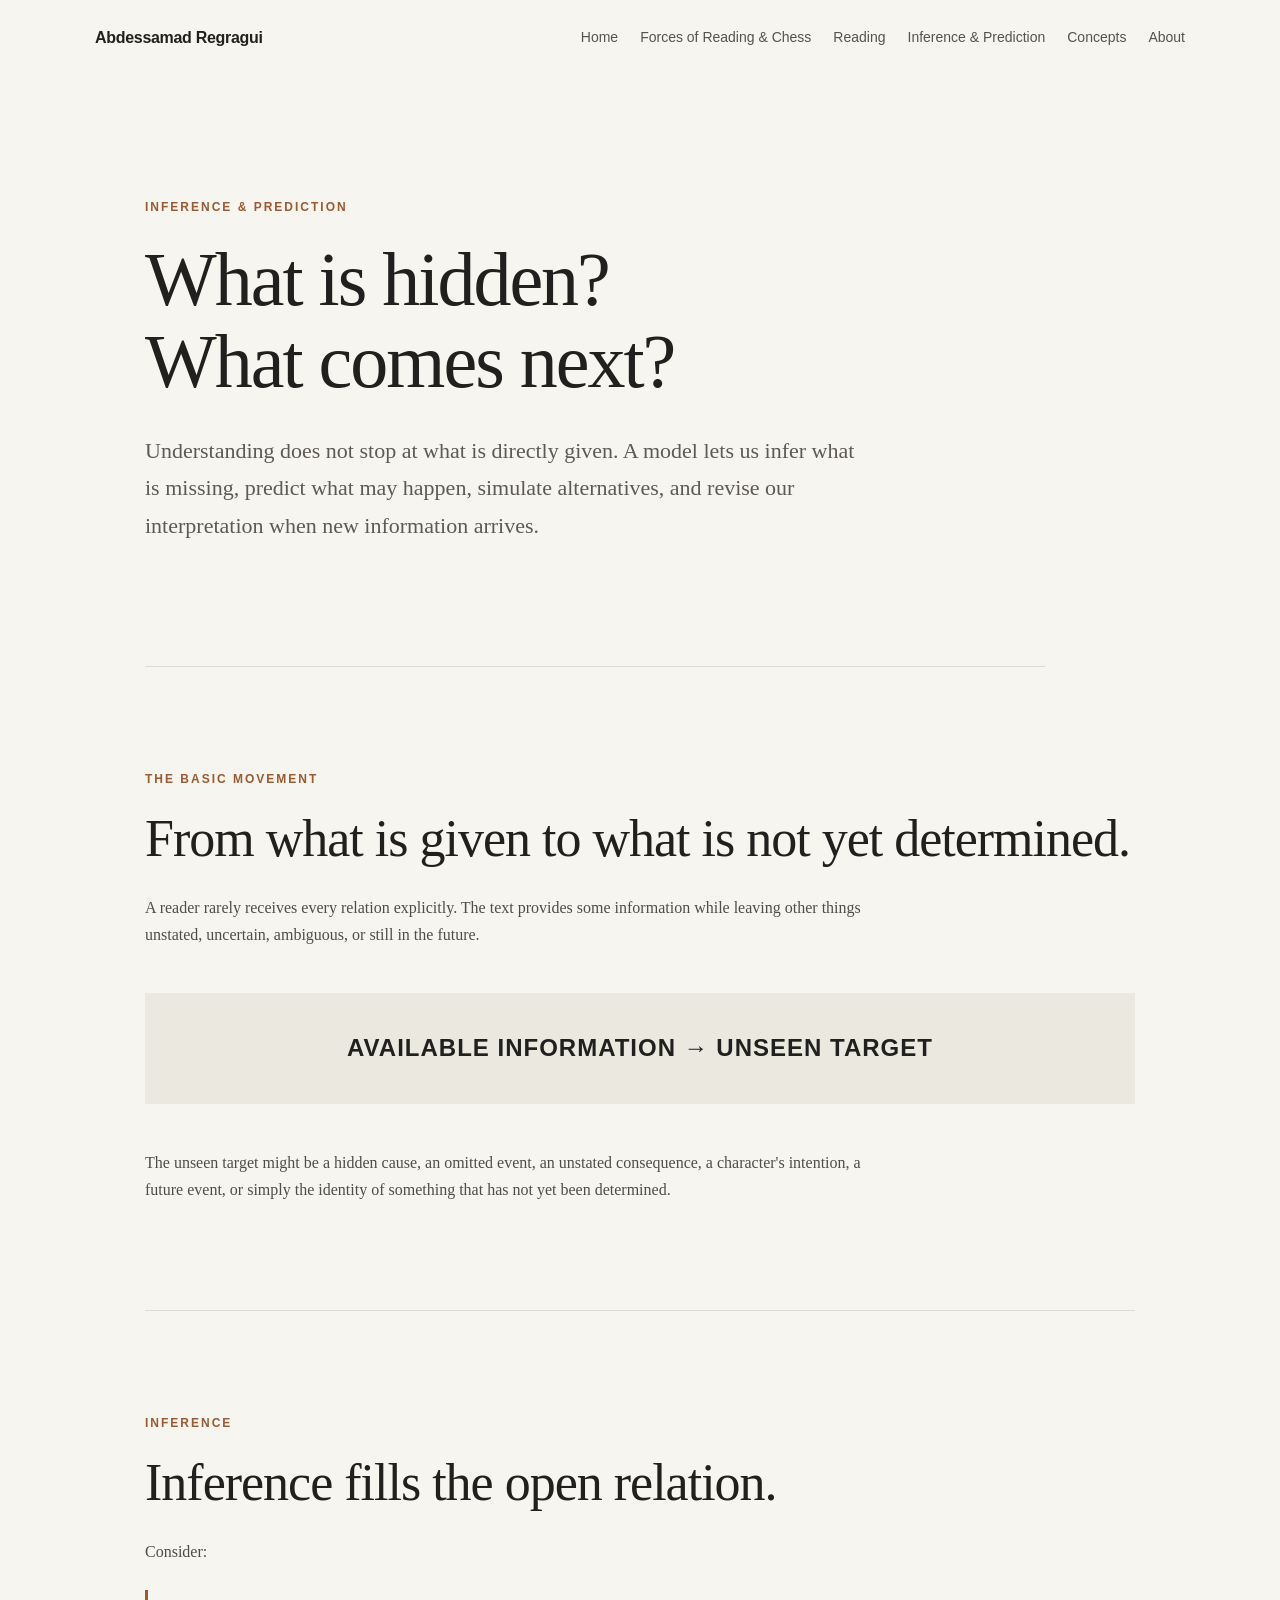
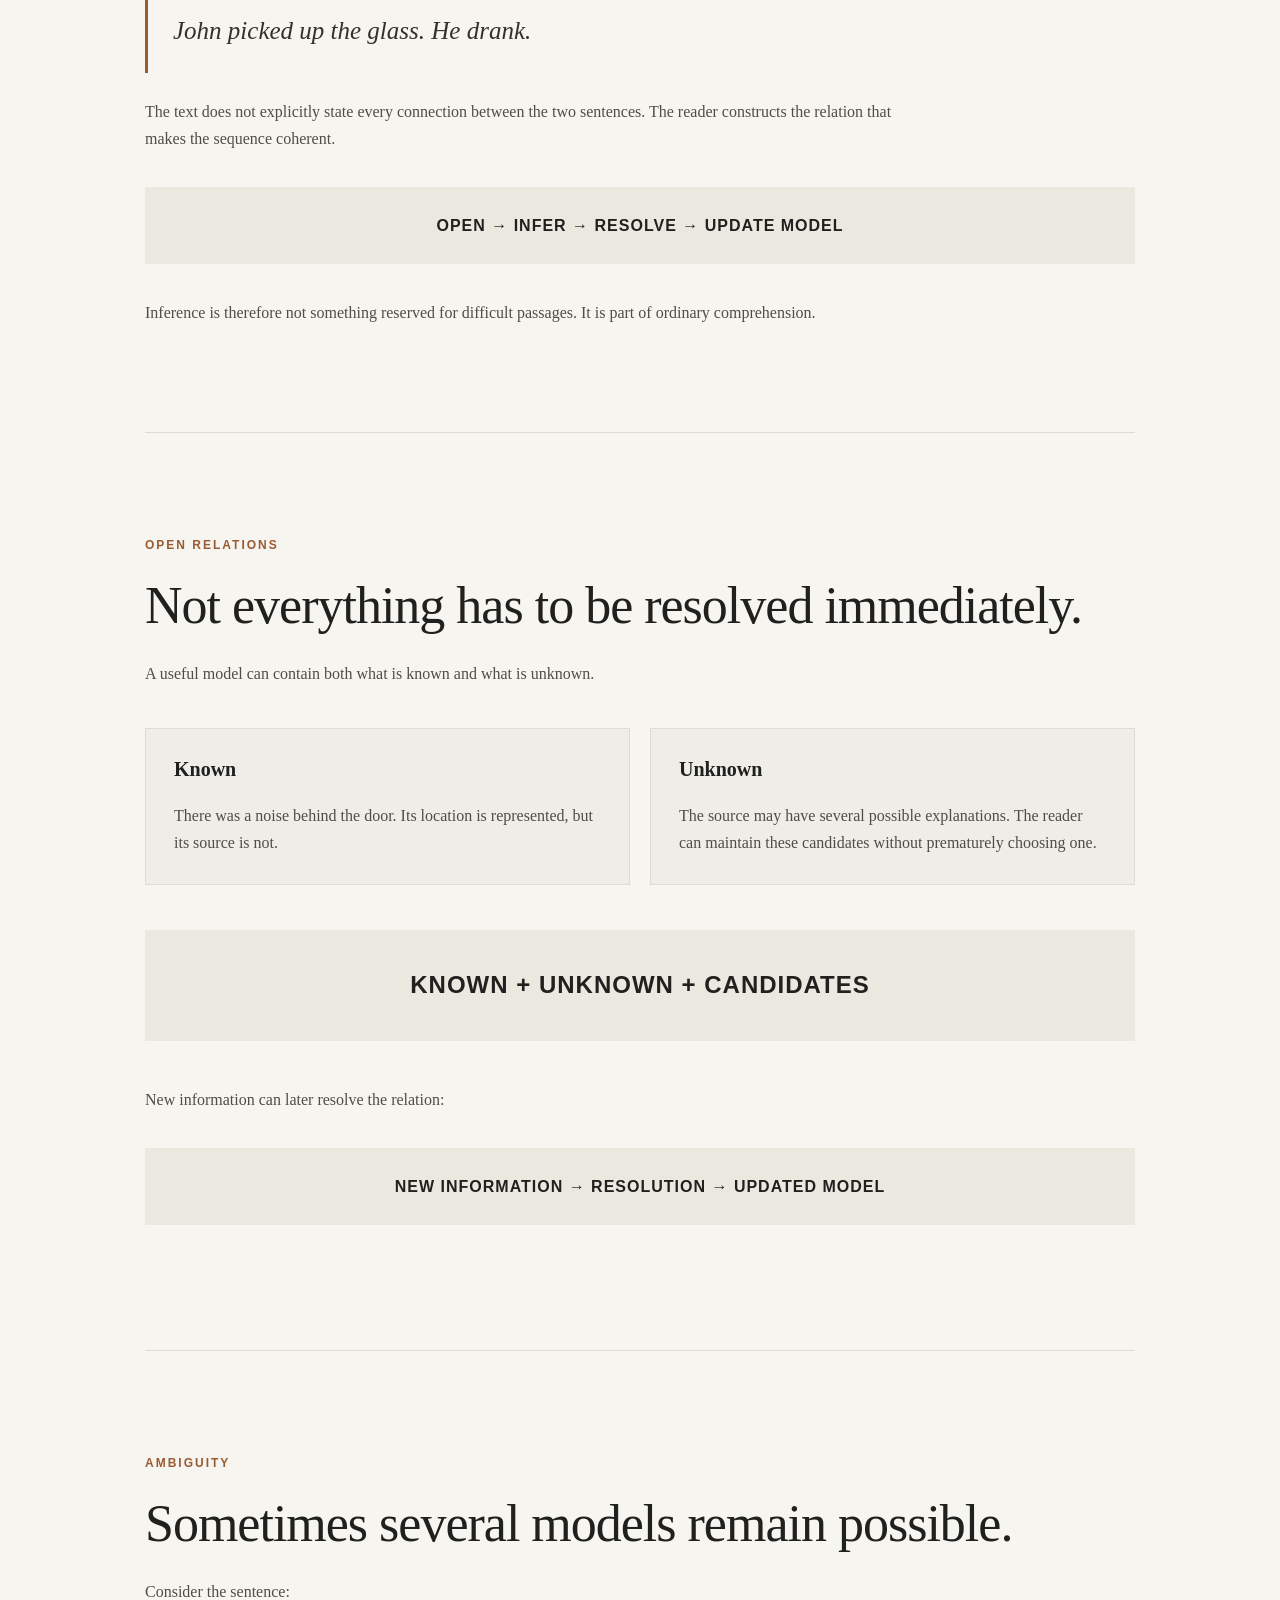
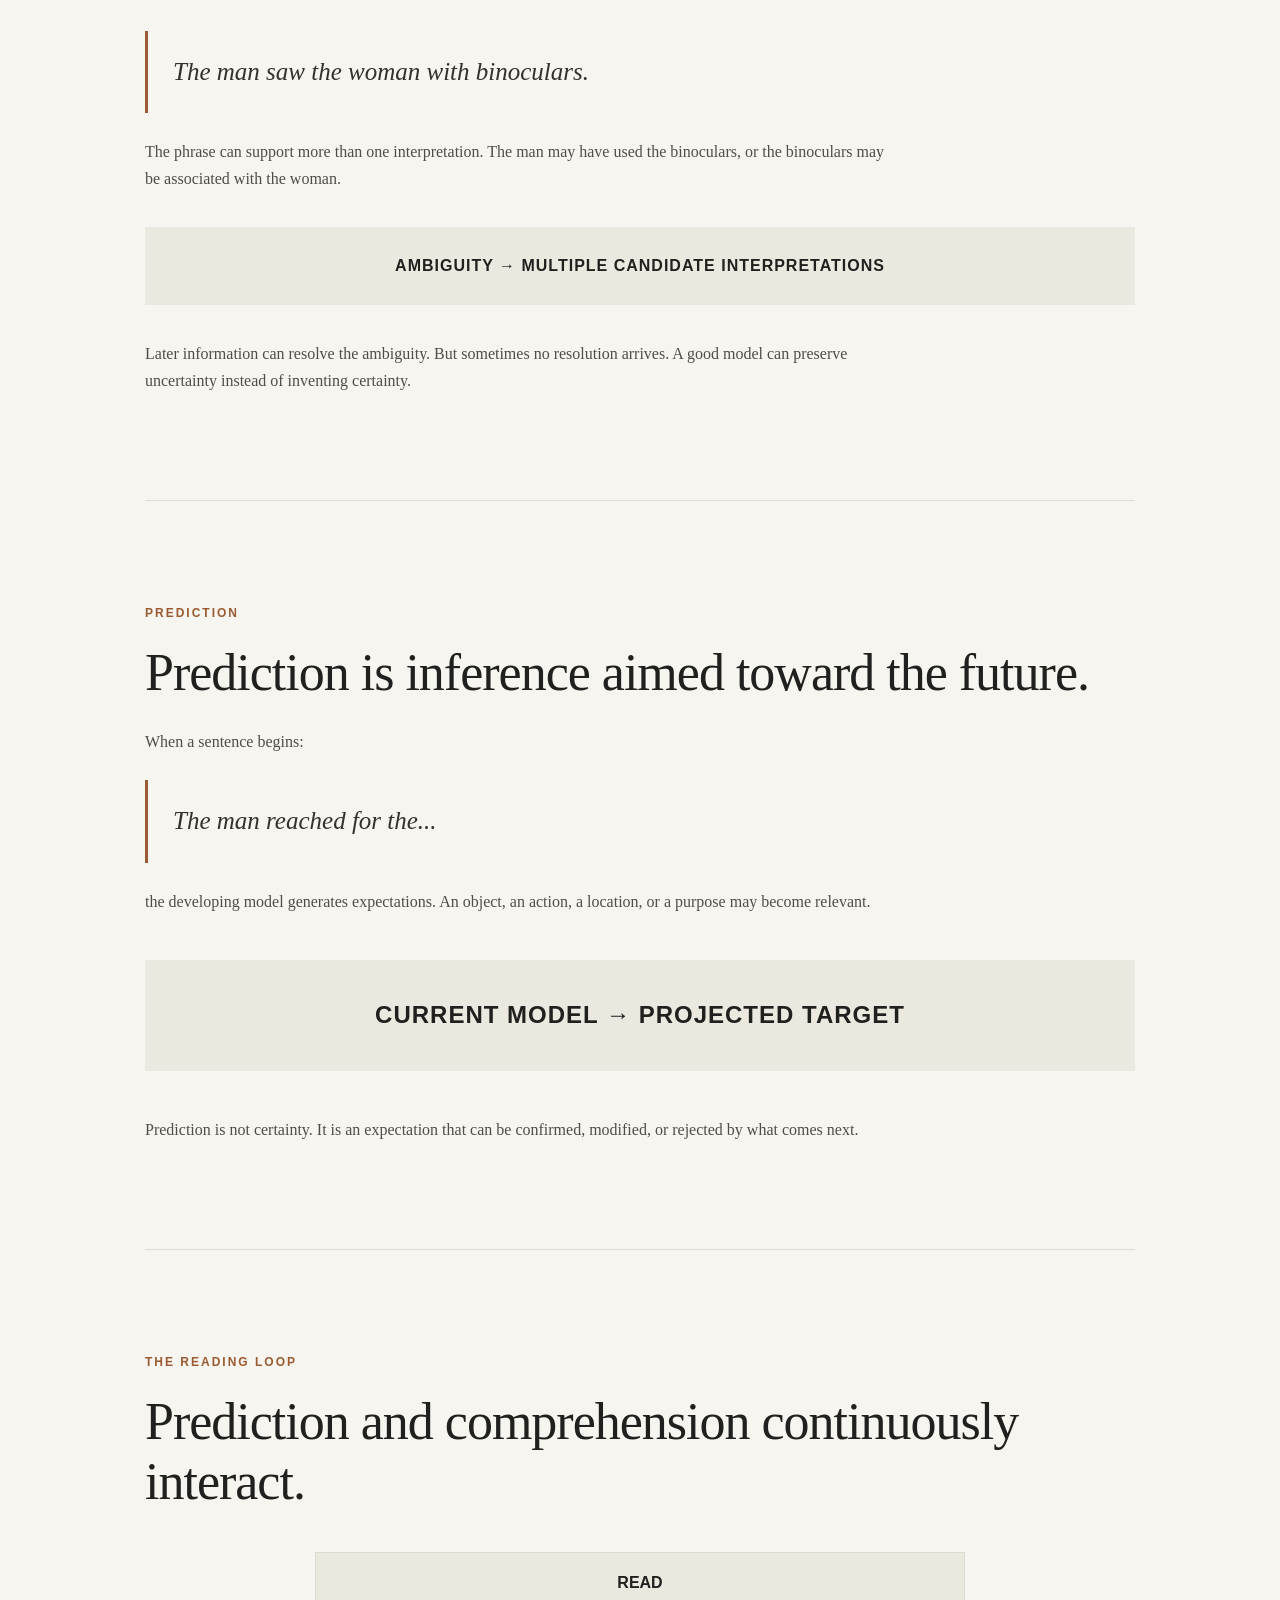
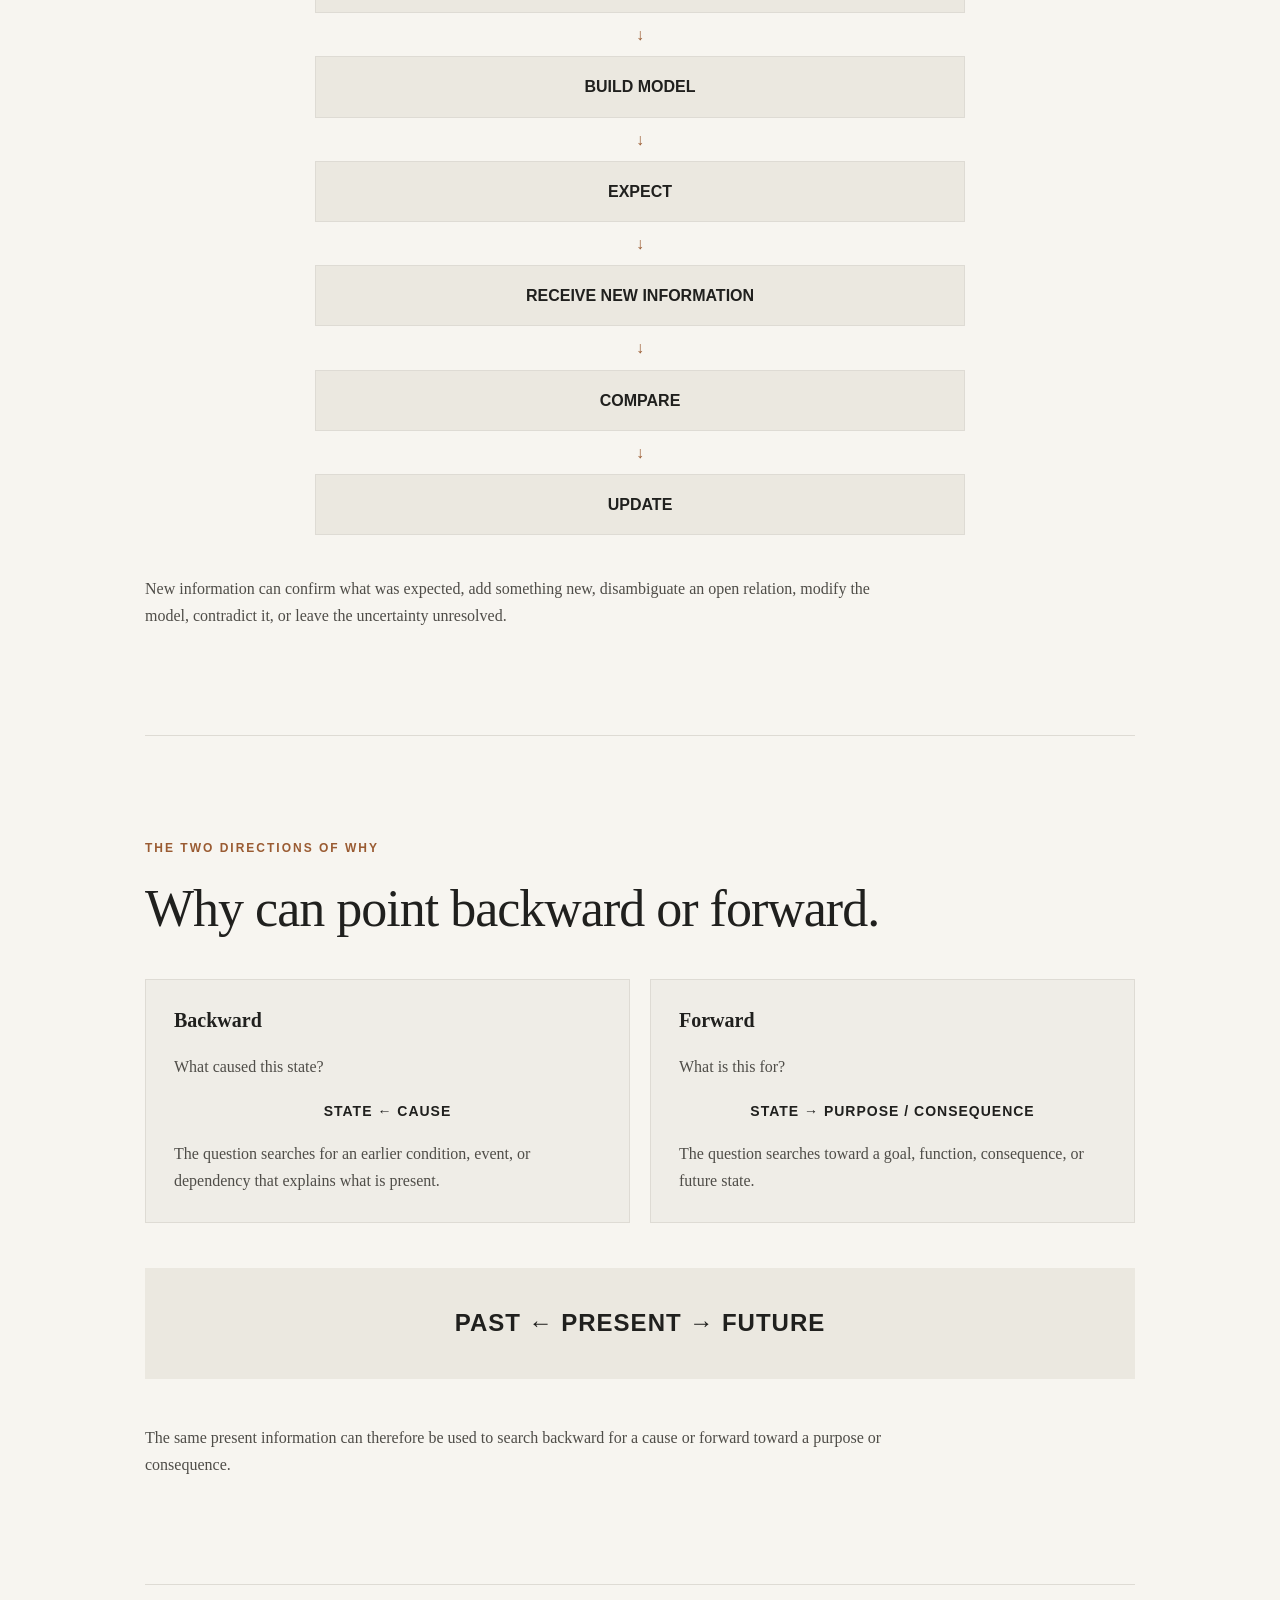
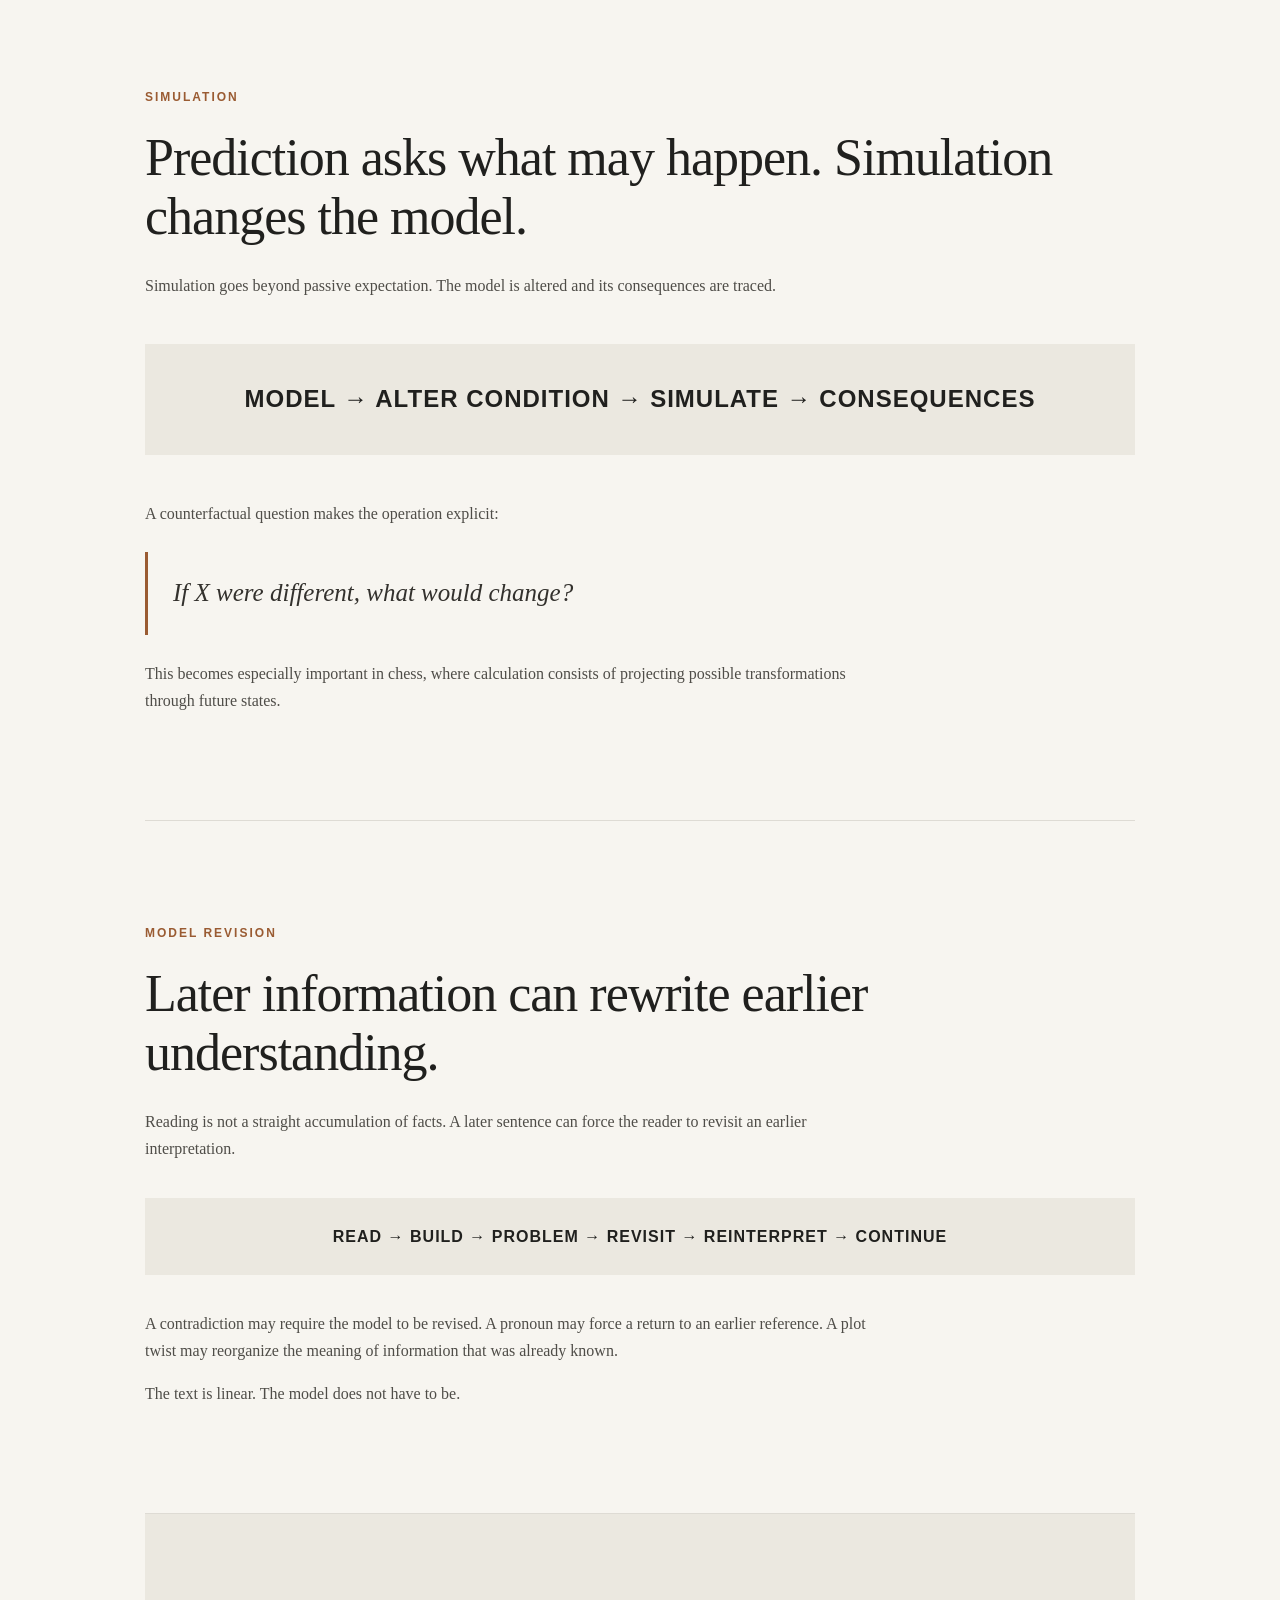
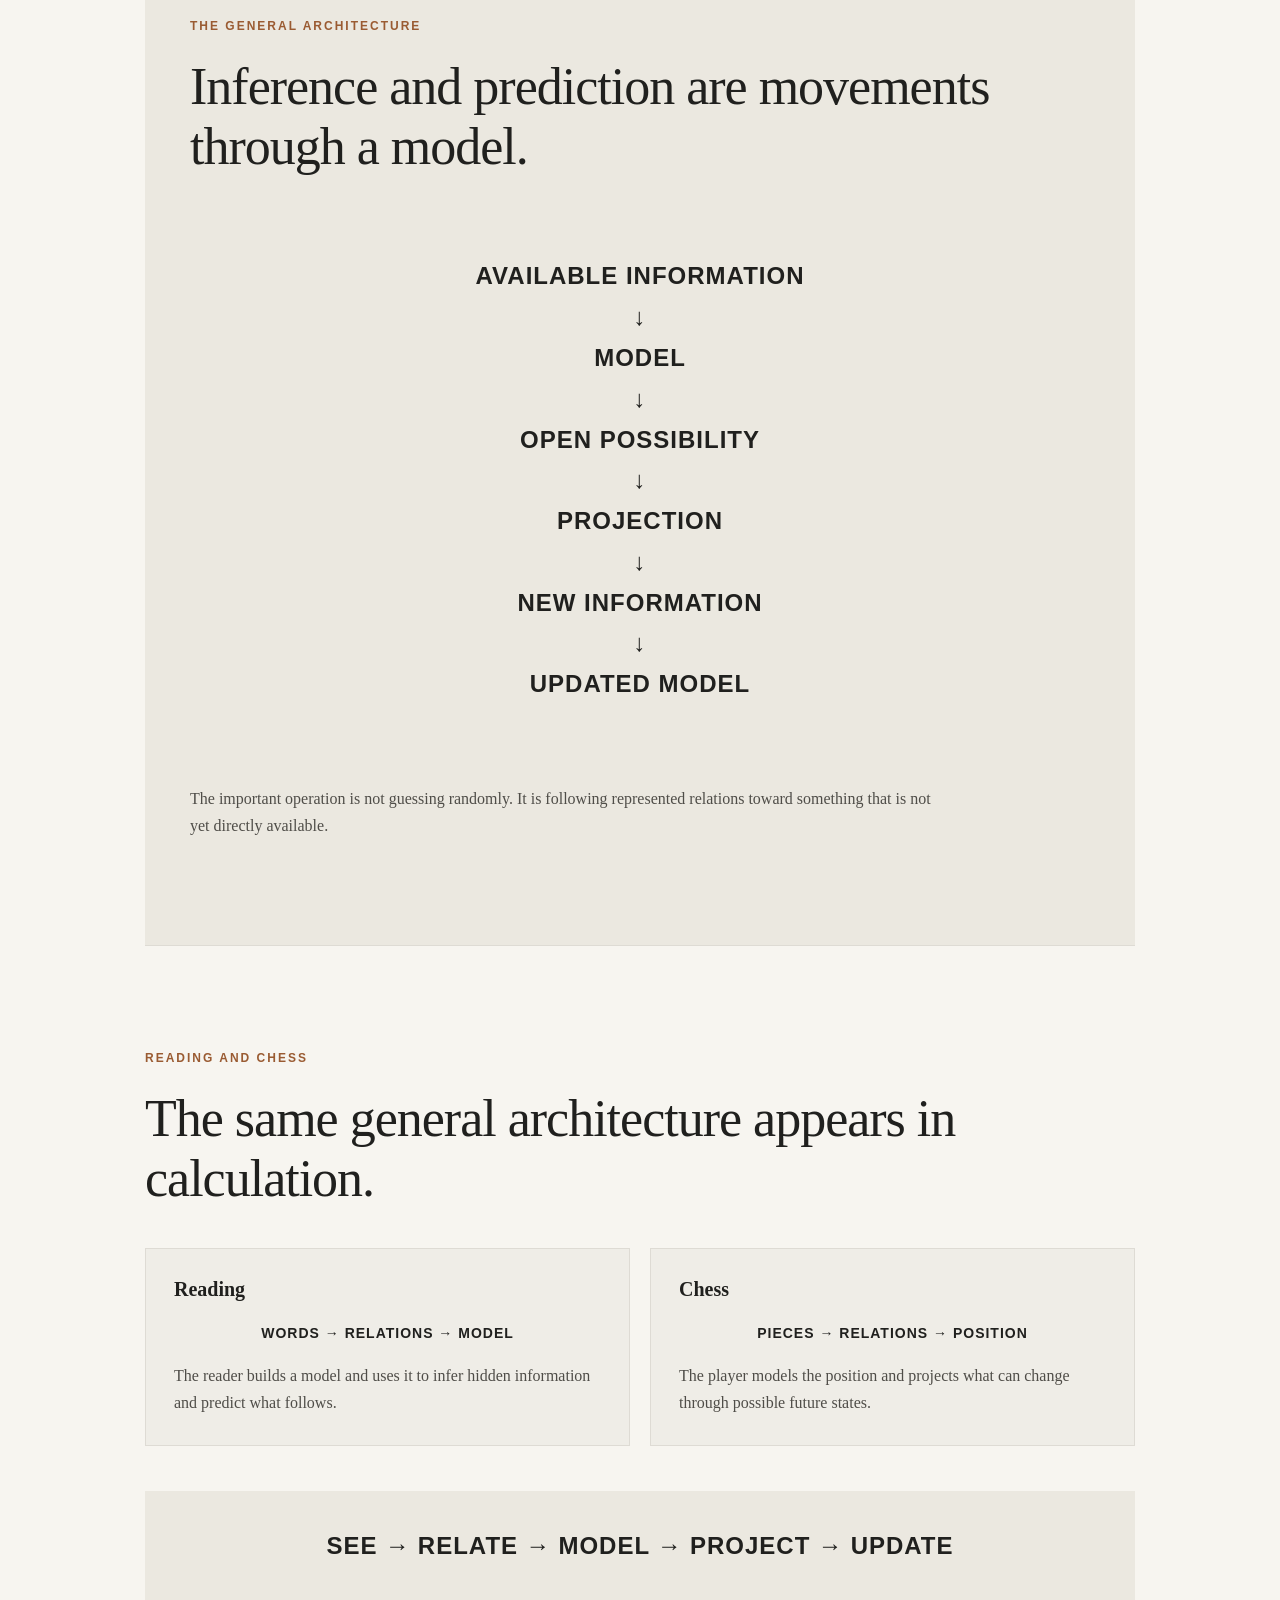
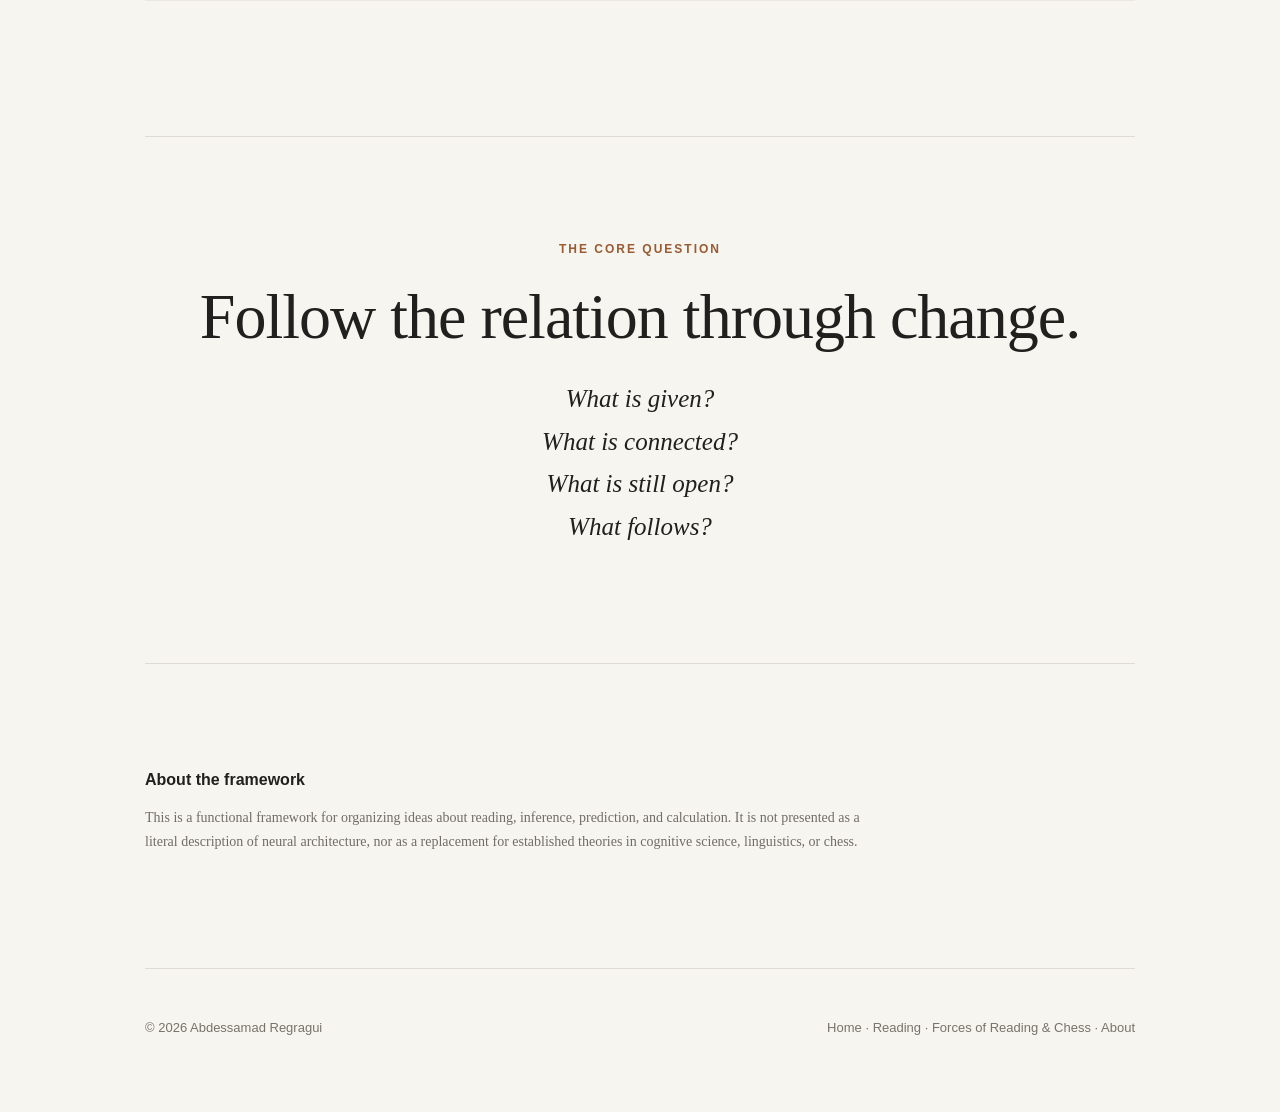
<file: inference-and-prediction.html>
<!DOCTYPE html>
<html lang="en">
<head>
    <meta charset="UTF-8">
    <meta name="viewport" content="width=device-width, initial-scale=1.0">

    <title>Inference and Prediction — Abdessamad Regragui</title>

    <meta name="description" content="Inference and prediction as operations of relational understanding: how we infer what is hidden, predict what comes next, and update our models.">

    <link rel="stylesheet" href="style.css">
</head>

<body>

<header>
    <nav class="nav">
        <a href="index.html" class="logo">Abdessamad Regragui</a>

        <div class="nav-links">
            <a href="index.html">Home</a>
            <a href="forces-of-reading-and-chess.html">Forces of Reading & Chess</a>
            <a href="forces-of-reading.html">Reading</a>
            <a href="inference-and-prediction.html">Inference & Prediction</a>
            <a href="concepts.html">Concepts</a>
            <a href="about.html">About</a>
        </div>
    </nav>
</header>

<main>

<section class="hero">

    <p class="eyebrow">INFERENCE & PREDICTION</p>

    <h1>
        What is hidden?<br>
        What comes next?
    </h1>

    <p class="intro">
        Understanding does not stop at what is directly given.
        A model lets us infer what is missing, predict what may
        happen, simulate alternatives, and revise our interpretation
        when new information arrives.
    </p>

</section>


<section>

    <p class="section-label">THE BASIC MOVEMENT</p>

    <h2>From what is given to what is not yet determined.</h2>

    <p>
        A reader rarely receives every relation explicitly.
        The text provides some information while leaving other
        things unstated, uncertain, ambiguous, or still in the future.
    </p>

    <div class="large-formula">
        AVAILABLE INFORMATION → UNSEEN TARGET
    </div>

    <p>
        The unseen target might be a hidden cause, an omitted event,
        an unstated consequence, a character's intention, a future
        event, or simply the identity of something that has not yet
        been determined.
    </p>

</section>


<section>

    <p class="section-label">INFERENCE</p>

    <h2>Inference fills the open relation.</h2>

    <p>
        Consider:
    </p>

    <blockquote>
        John picked up the glass. He drank.
    </blockquote>

    <p>
        The text does not explicitly state every connection between
        the two sentences. The reader constructs the relation that
        makes the sequence coherent.
    </p>

    <div class="formula">
        OPEN → INFER → RESOLVE → UPDATE MODEL
    </div>

    <p>
        Inference is therefore not something reserved for difficult
        passages. It is part of ordinary comprehension.
    </p>

</section>


<section>

    <p class="section-label">OPEN RELATIONS</p>

    <h2>Not everything has to be resolved immediately.</h2>

    <p>
        A useful model can contain both what is known and what is
        unknown.
    </p>

    <div class="two-columns">

        <div class="concept-card">
            <h3>Known</h3>
            <p>
                There was a noise behind the door.
                Its location is represented, but its source is not.
            </p>
        </div>

        <div class="concept-card">
            <h3>Unknown</h3>
            <p>
                The source may have several possible explanations.
                The reader can maintain these candidates without
                prematurely choosing one.
            </p>
        </div>

    </div>

    <div class="large-formula">
        KNOWN + UNKNOWN + CANDIDATES
    </div>

    <p>
        New information can later resolve the relation:
    </p>

    <div class="formula">
        NEW INFORMATION → RESOLUTION → UPDATED MODEL
    </div>

</section>


<section>

    <p class="section-label">AMBIGUITY</p>

    <h2>Sometimes several models remain possible.</h2>

    <p>
        Consider the sentence:
    </p>

    <blockquote>
        The man saw the woman with binoculars.
    </blockquote>

    <p>
        The phrase can support more than one interpretation.
        The man may have used the binoculars, or the binoculars
        may be associated with the woman.
    </p>

    <div class="formula">
        AMBIGUITY → MULTIPLE CANDIDATE INTERPRETATIONS
    </div>

    <p>
        Later information can resolve the ambiguity. But sometimes
        no resolution arrives. A good model can preserve uncertainty
        instead of inventing certainty.
    </p>

</section>


<section>

    <p class="section-label">PREDICTION</p>

    <h2>Prediction is inference aimed toward the future.</h2>

    <p>
        When a sentence begins:
    </p>

    <blockquote>
        The man reached for the...
    </blockquote>

    <p>
        the developing model generates expectations. An object,
        an action, a location, or a purpose may become relevant.
    </p>

    <div class="large-formula">
        CURRENT MODEL → PROJECTED TARGET
    </div>

    <p>
        Prediction is not certainty. It is an expectation that can
        be confirmed, modified, or rejected by what comes next.
    </p>

</section>


<section>

    <p class="section-label">THE READING LOOP</p>

    <h2>Prediction and comprehension continuously interact.</h2>

    <div class="calculation">

        <div>READ</div>
        <div>↓</div>

        <div>BUILD MODEL</div>
        <div>↓</div>

        <div>EXPECT</div>
        <div>↓</div>

        <div>RECEIVE NEW INFORMATION</div>
        <div>↓</div>

        <div>COMPARE</div>
        <div>↓</div>

        <div>UPDATE</div>

    </div>

    <p>
        New information can confirm what was expected, add something
        new, disambiguate an open relation, modify the model,
        contradict it, or leave the uncertainty unresolved.
    </p>

</section>


<section>

    <p class="section-label">THE TWO DIRECTIONS OF WHY</p>

    <h2>Why can point backward or forward.</h2>

    <div class="comparison">

        <div class="concept-card">
            <h3>Backward</h3>

            <p>
                What caused this state?
            </p>

            <div class="small-formula">
                STATE ← CAUSE
            </div>

            <p>
                The question searches for an earlier condition,
                event, or dependency that explains what is present.
            </p>
        </div>

        <div class="concept-card">
            <h3>Forward</h3>

            <p>
                What is this for?
            </p>

            <div class="small-formula">
                STATE → PURPOSE / CONSEQUENCE
            </div>

            <p>
                The question searches toward a goal, function,
                consequence, or future state.
            </p>
        </div>

    </div>

    <div class="large-formula">
        PAST ← PRESENT → FUTURE
    </div>

    <p>
        The same present information can therefore be used to search
        backward for a cause or forward toward a purpose or consequence.
    </p>

</section>


<section>

    <p class="section-label">SIMULATION</p>

    <h2>Prediction asks what may happen. Simulation changes the model.</h2>

    <p>
        Simulation goes beyond passive expectation. The model is
        altered and its consequences are traced.
    </p>

    <div class="large-formula">
        MODEL → ALTER CONDITION → SIMULATE → CONSEQUENCES
    </div>

    <p>
        A counterfactual question makes the operation explicit:
    </p>

    <blockquote>
        If X were different, what would change?
    </blockquote>

    <p>
        This becomes especially important in chess, where calculation
        consists of projecting possible transformations through future
        states.
    </p>

</section>


<section>

    <p class="section-label">MODEL REVISION</p>

    <h2>Later information can rewrite earlier understanding.</h2>

    <p>
        Reading is not a straight accumulation of facts. A later
        sentence can force the reader to revisit an earlier
        interpretation.
    </p>

    <div class="formula">
        READ → BUILD → PROBLEM → REVISIT → REINTERPRET → CONTINUE
    </div>

    <p>
        A contradiction may require the model to be revised.
        A pronoun may force a return to an earlier reference.
        A plot twist may reorganize the meaning of information
        that was already known.
    </p>

    <p>
        The text is linear. The model does not have to be.
    </p>

</section>


<section class="connection">

    <p class="section-label">THE GENERAL ARCHITECTURE</p>

    <h2>Inference and prediction are movements through a model.</h2>

    <div class="large-formula">
        AVAILABLE INFORMATION<br>
        ↓<br>
        MODEL<br>
        ↓<br>
        OPEN POSSIBILITY<br>
        ↓<br>
        PROJECTION<br>
        ↓<br>
        NEW INFORMATION<br>
        ↓<br>
        UPDATED MODEL
    </div>

    <p>
        The important operation is not guessing randomly.
        It is following represented relations toward something
        that is not yet directly available.
    </p>

</section>


<section>

    <p class="section-label">READING AND CHESS</p>

    <h2>The same general architecture appears in calculation.</h2>

    <div class="comparison">

        <div class="concept-card">

            <h3>Reading</h3>

            <div class="small-formula">
                WORDS → RELATIONS → MODEL
            </div>

            <p>
                The reader builds a model and uses it to infer
                hidden information and predict what follows.
            </p>

        </div>

        <div class="concept-card">

            <h3>Chess</h3>

            <div class="small-formula">
                PIECES → RELATIONS → POSITION
            </div>

            <p>
                The player models the position and projects what
                can change through possible future states.
            </p>

        </div>

    </div>

    <div class="large-formula">
        SEE → RELATE → MODEL → PROJECT → UPDATE
    </div>

</section>


<section class="final">

    <p class="section-label">THE CORE QUESTION</p>

    <h2>Follow the relation through change.</h2>

    <p class="emphasis">
        What is given?<br>
        What is connected?<br>
        What is still open?<br>
        What follows?
    </p>

</section>


<section class="disclaimer">

    <h3>About the framework</h3>

    <p>
        This is a functional framework for organizing ideas about
        reading, inference, prediction, and calculation. It is not
        presented as a literal description of neural architecture,
        nor as a replacement for established theories in cognitive
        science, linguistics, or chess.
    </p>

</section>

</main>


<footer>

    <p>© 2026 Abdessamad Regragui</p>

    <p>
        <a href="index.html">Home</a> ·
        <a href="forces-of-reading.html">Reading</a> ·
        <a href="forces-of-reading-and-chess.html">Forces of Reading & Chess</a> ·
        <a href="about.html">About</a>
    </p>

</footer>

</body>
</html>
</file>
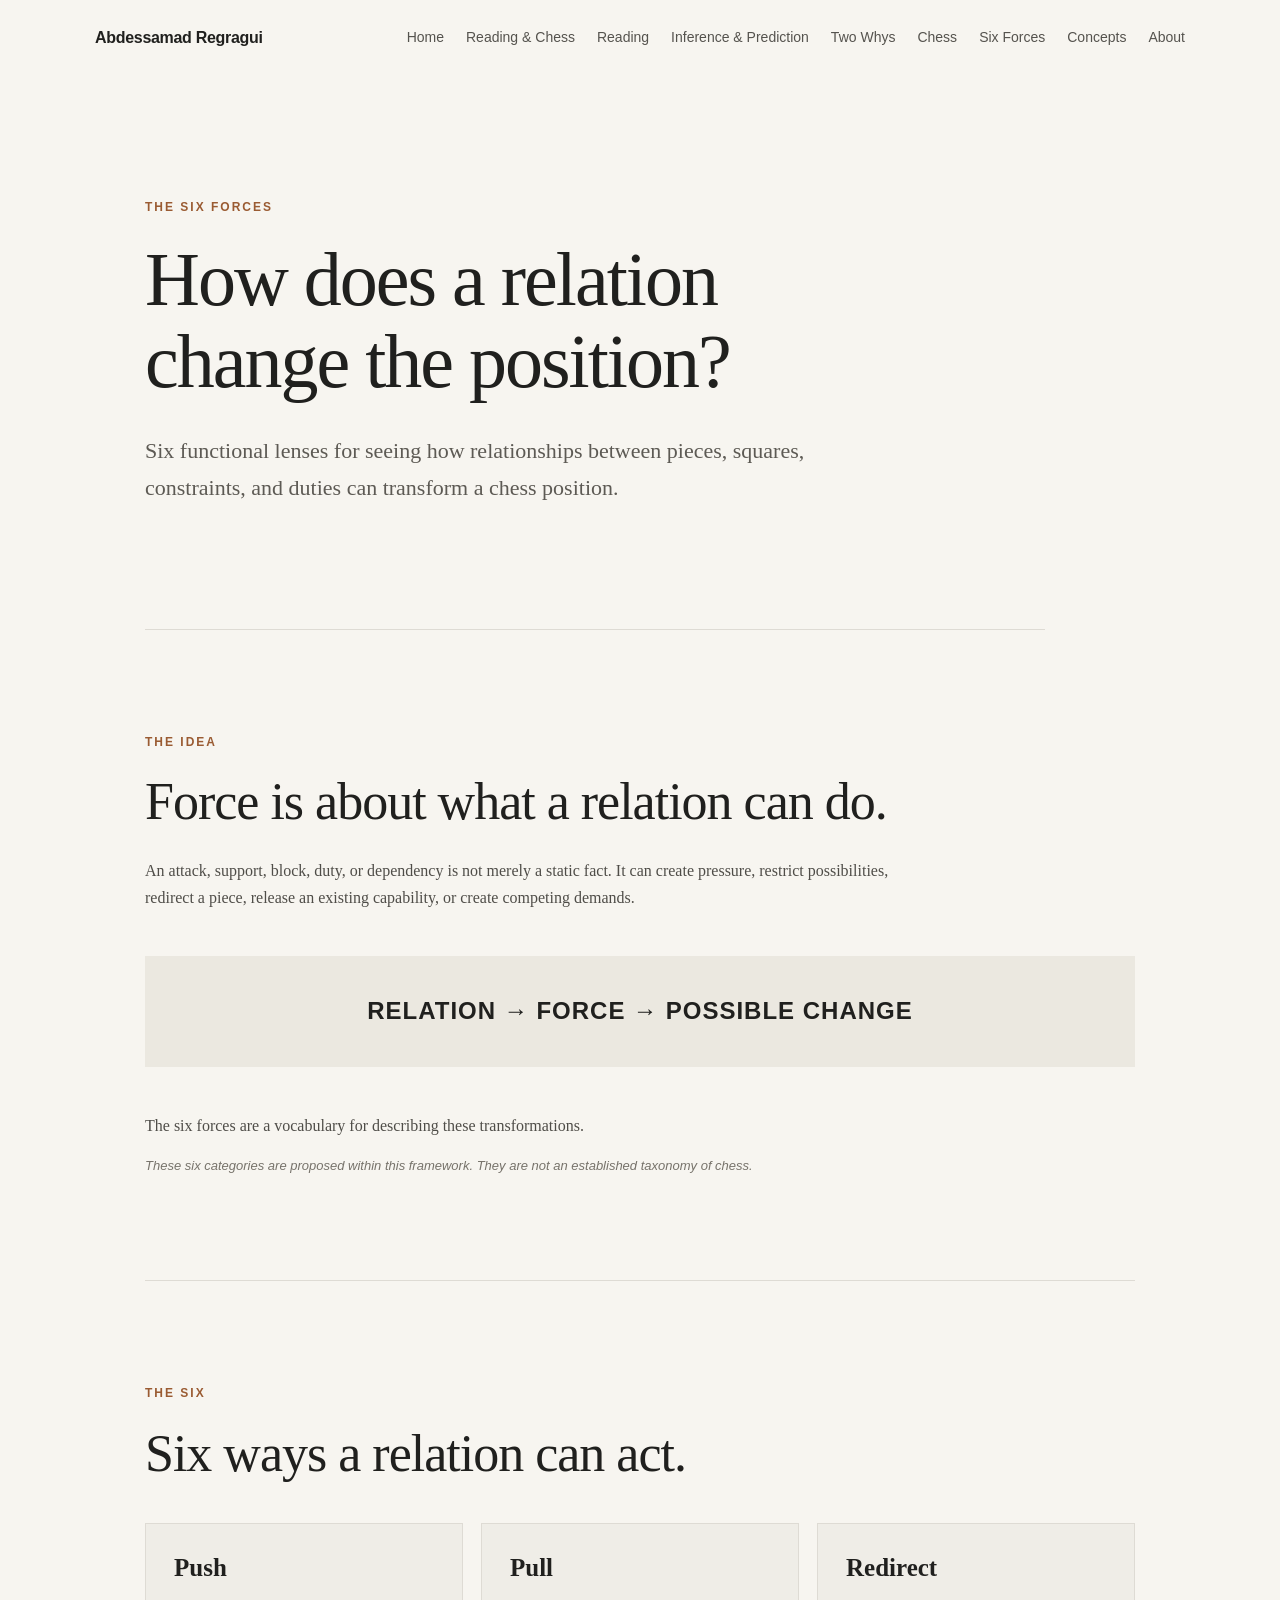
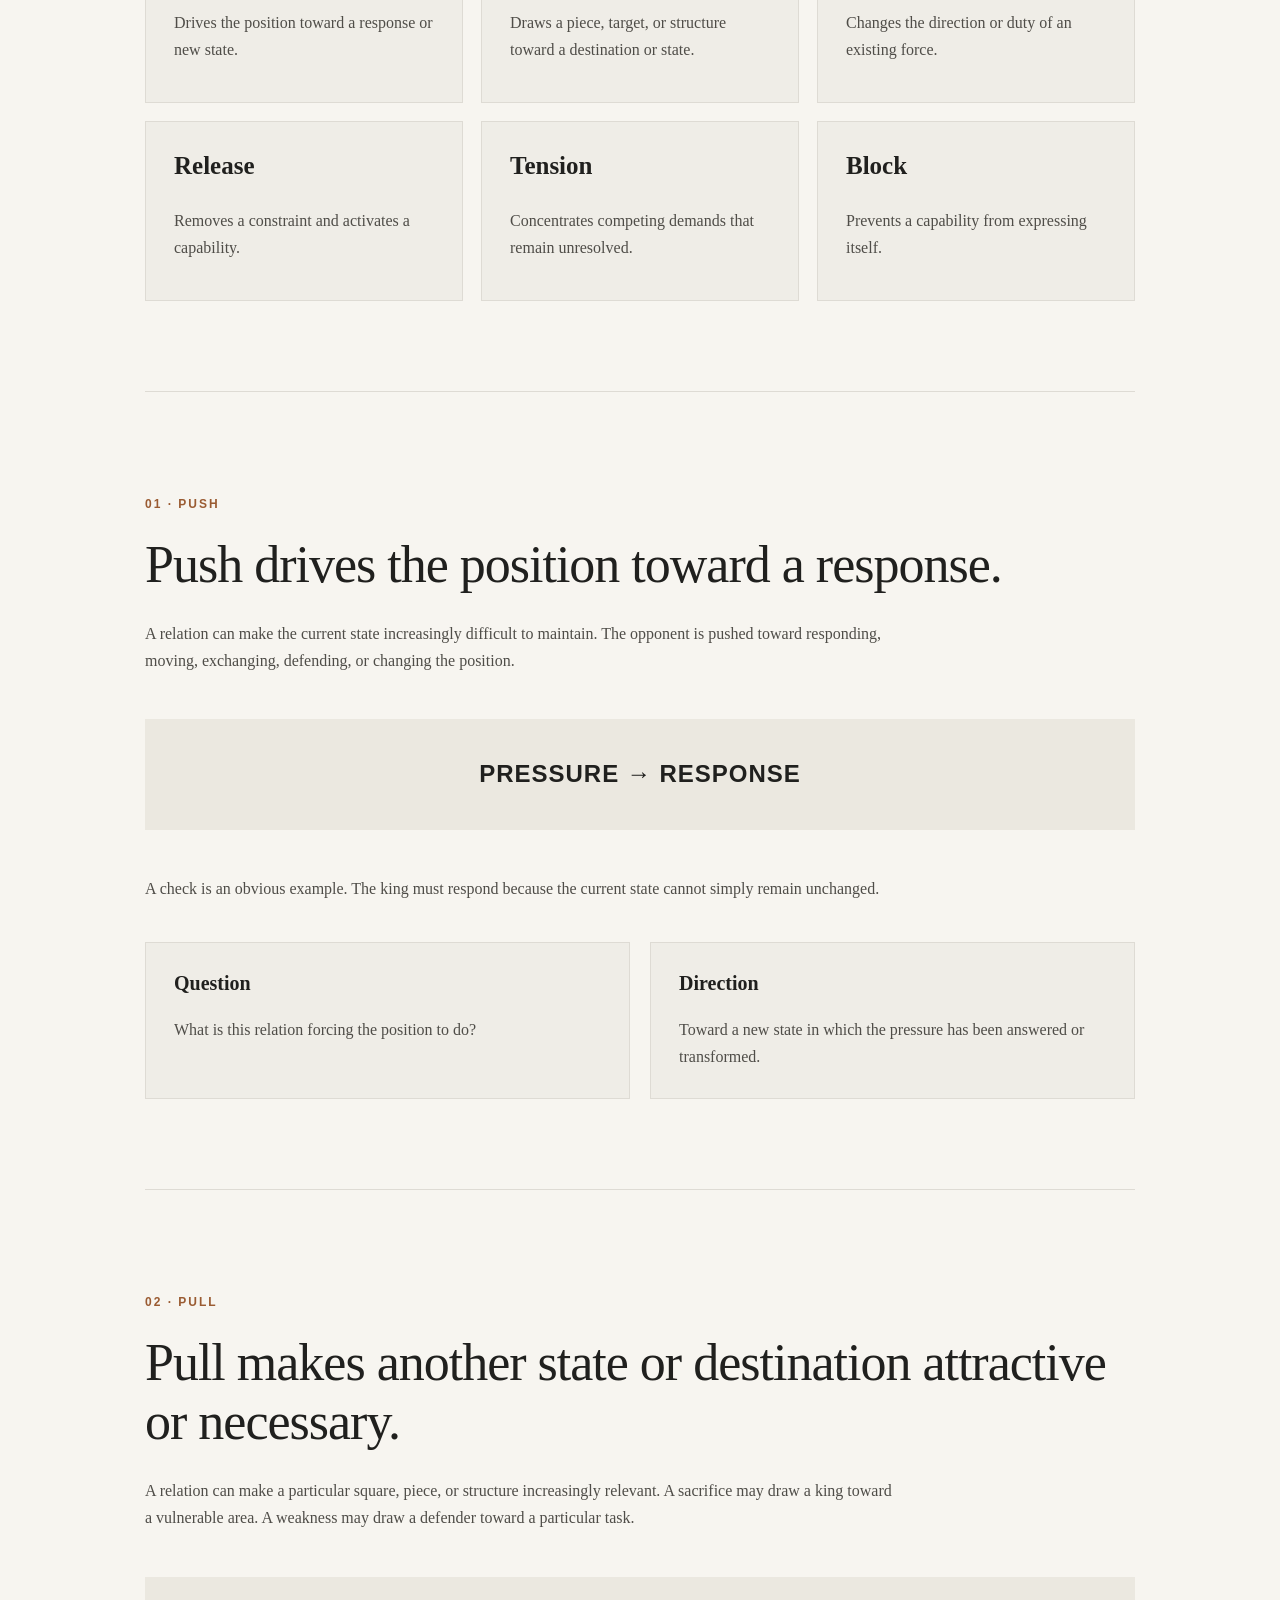
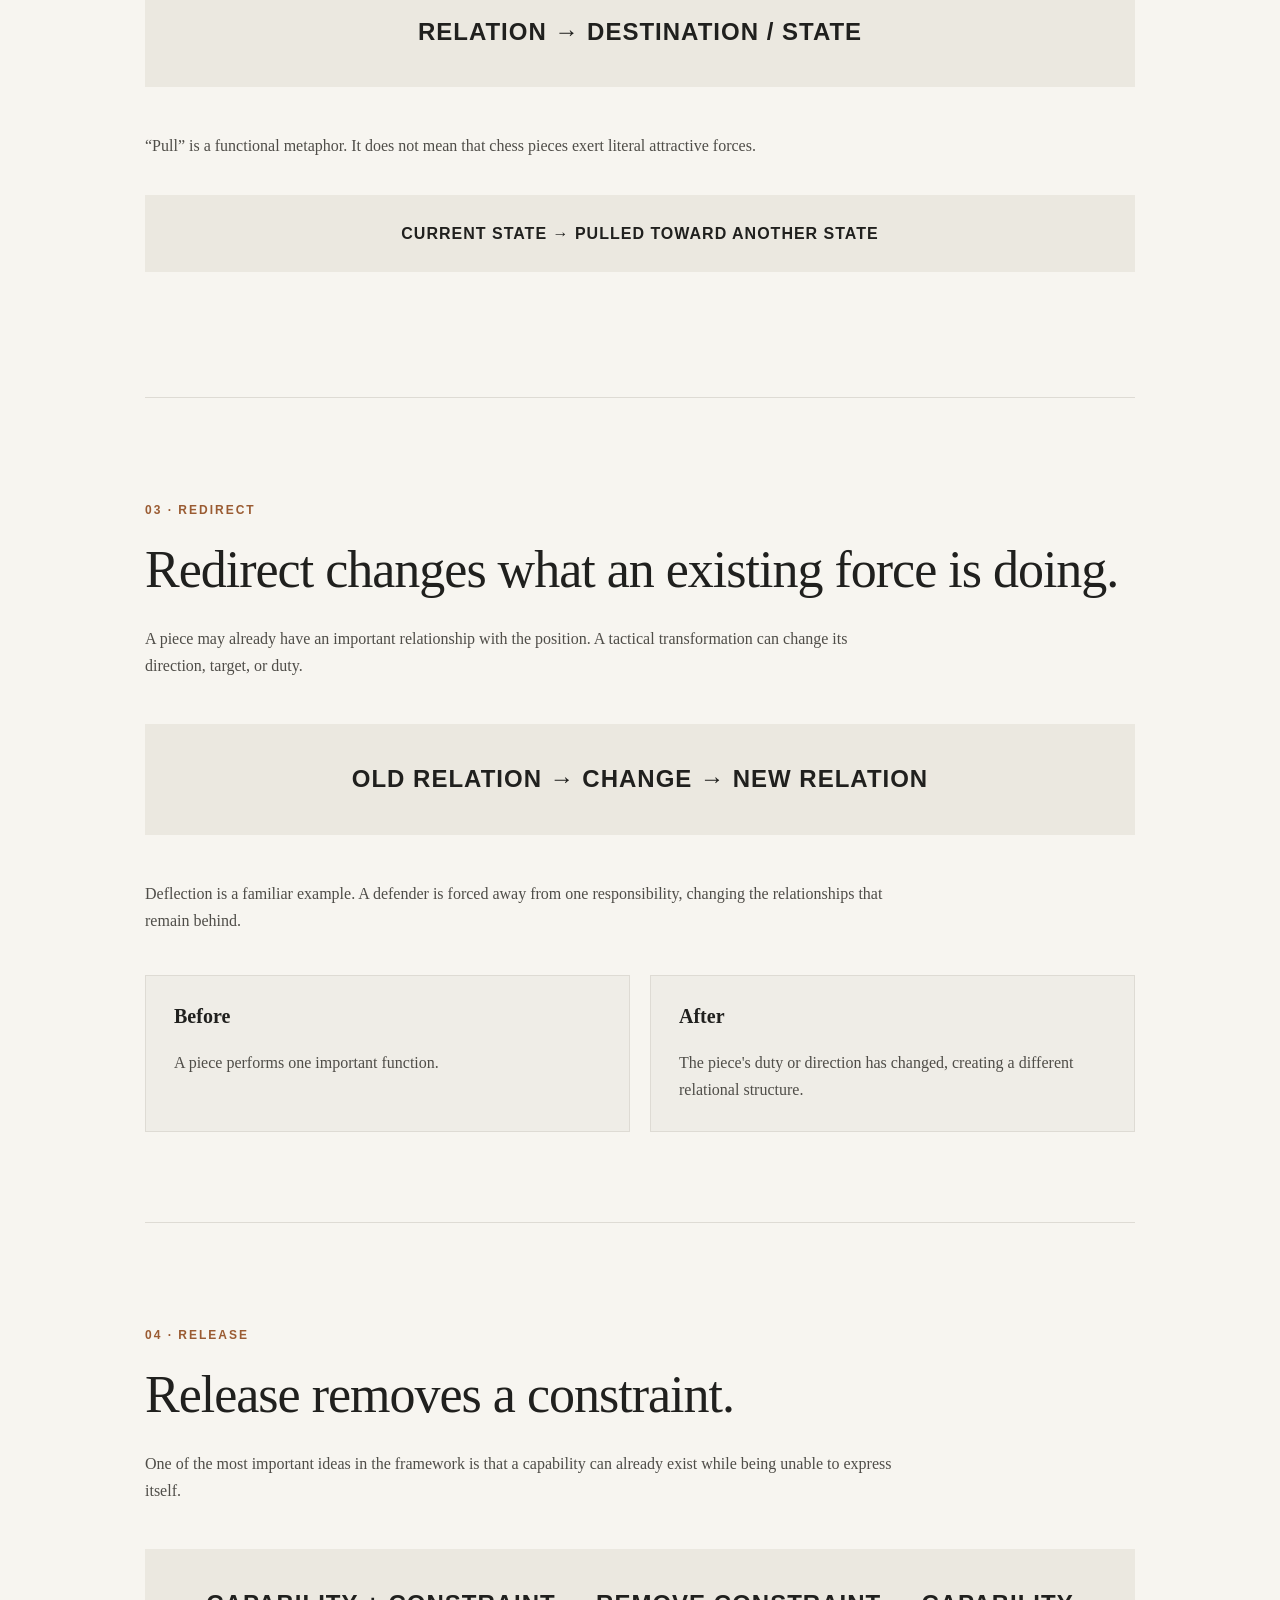
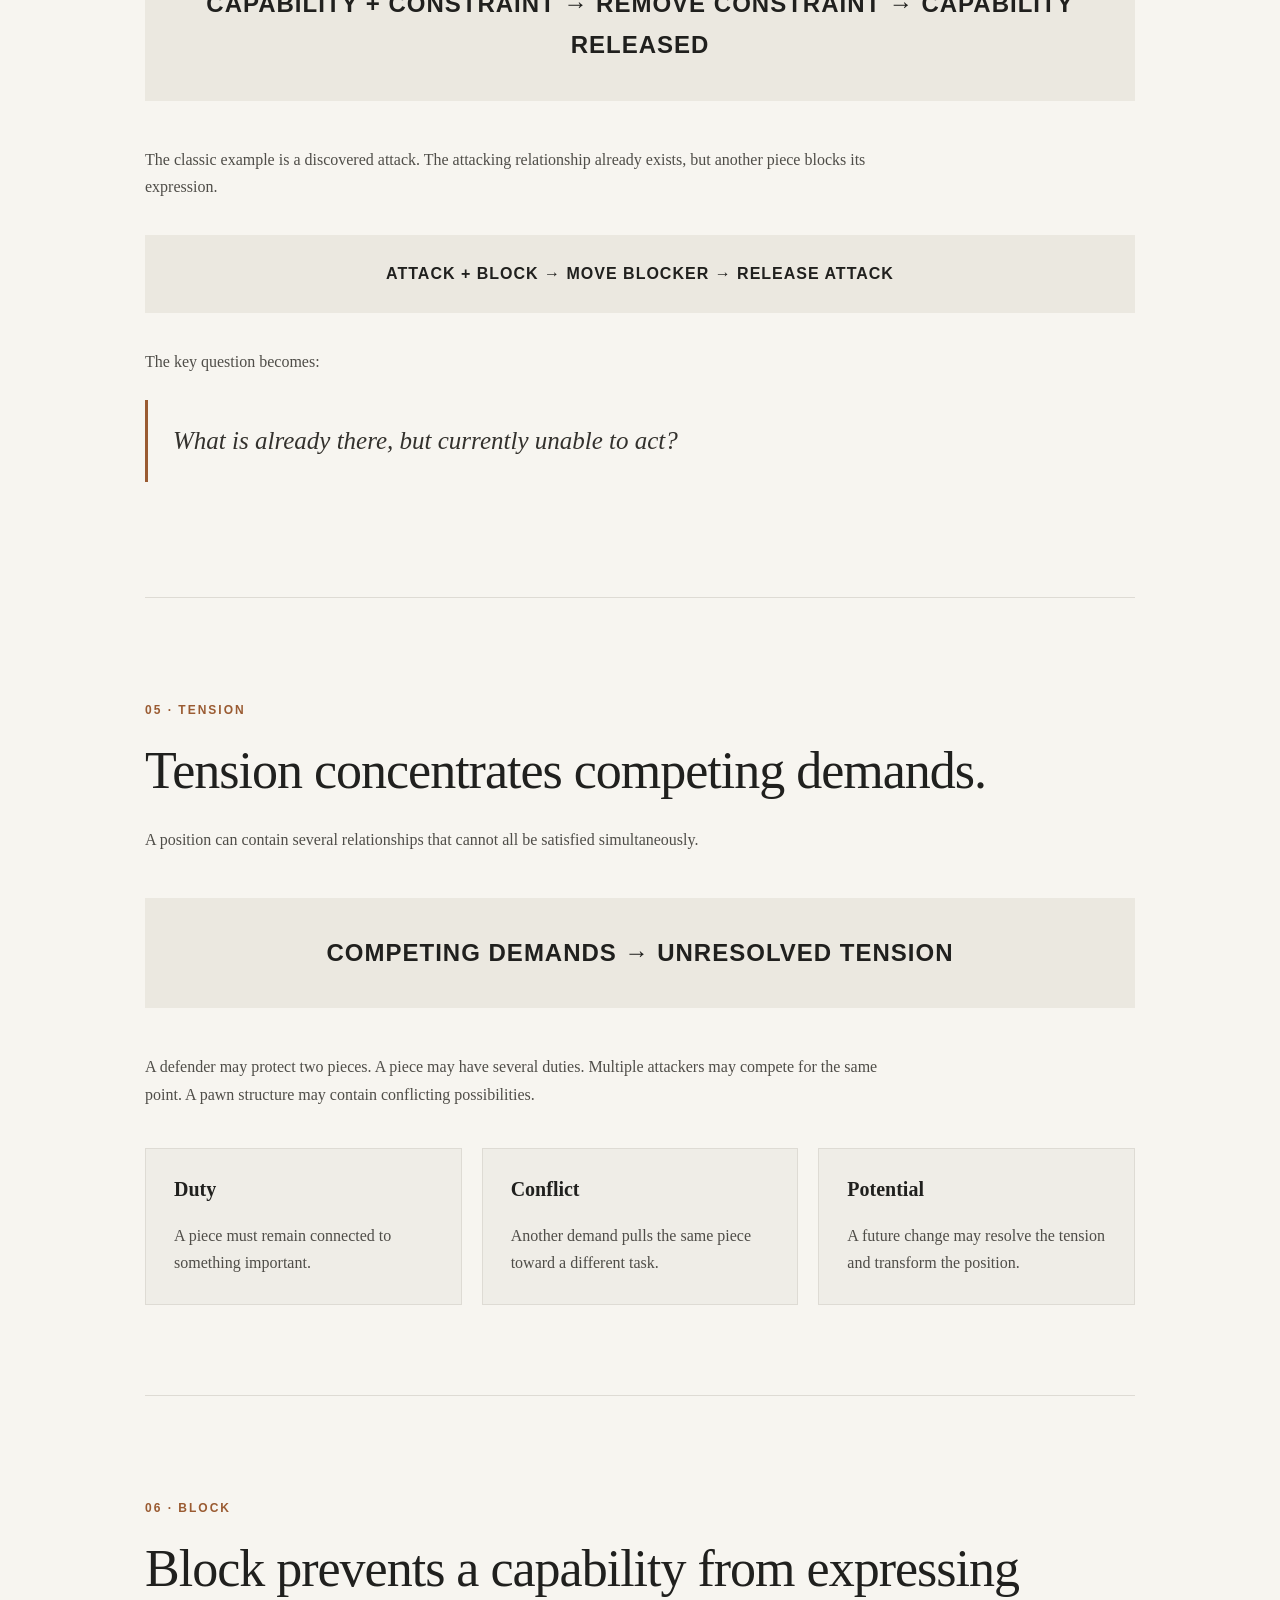
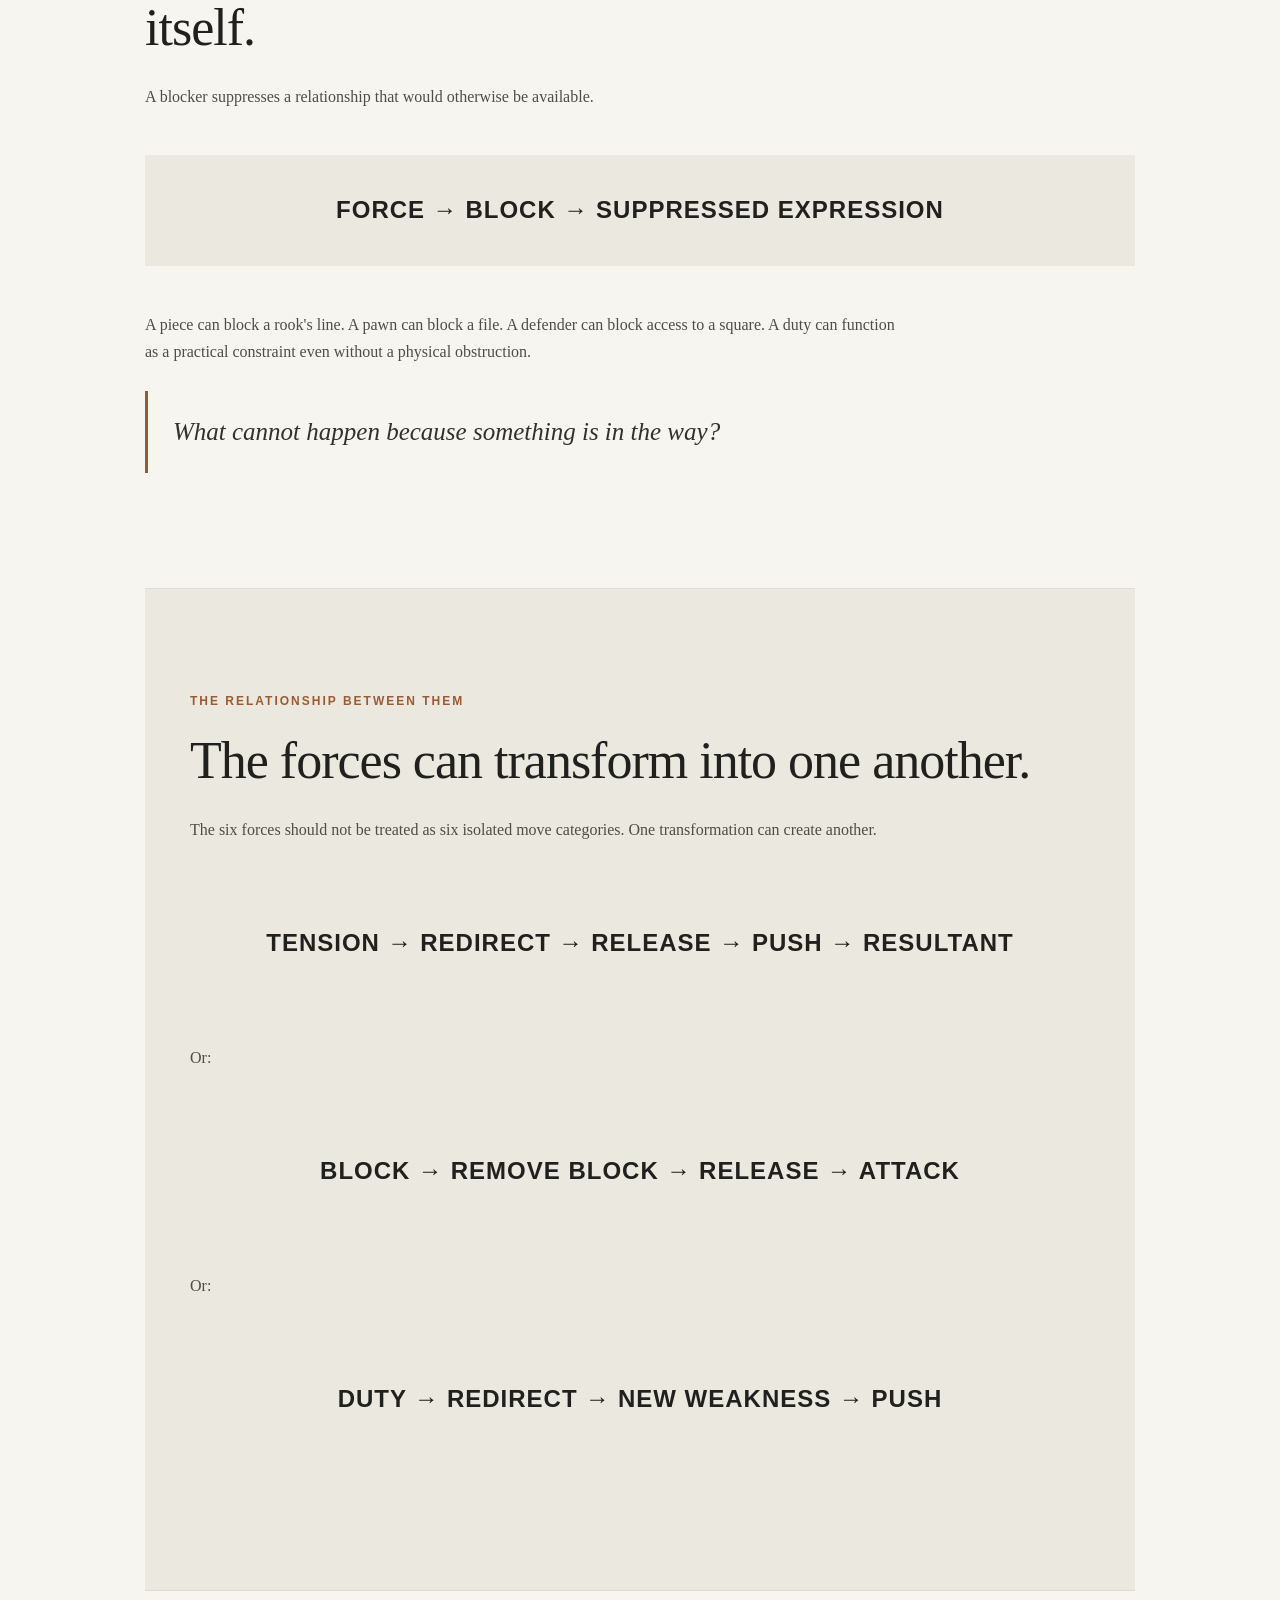
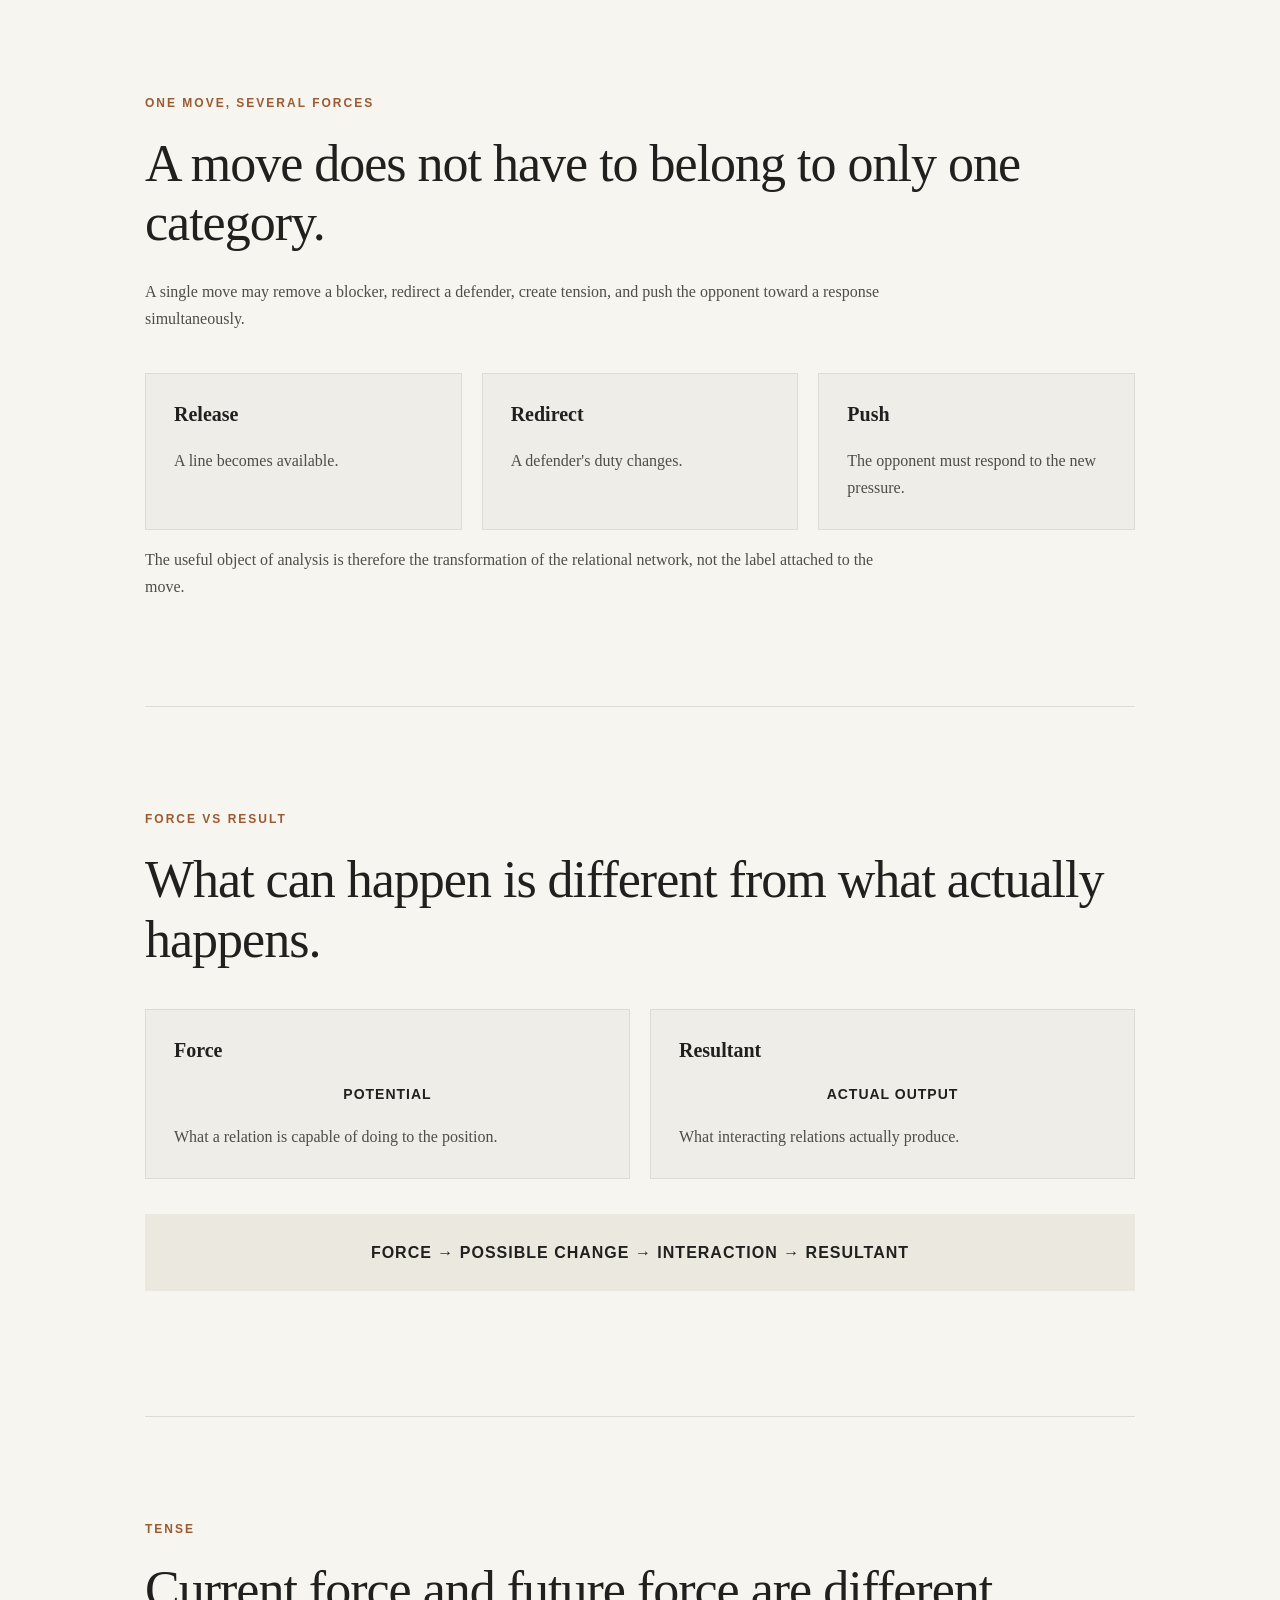
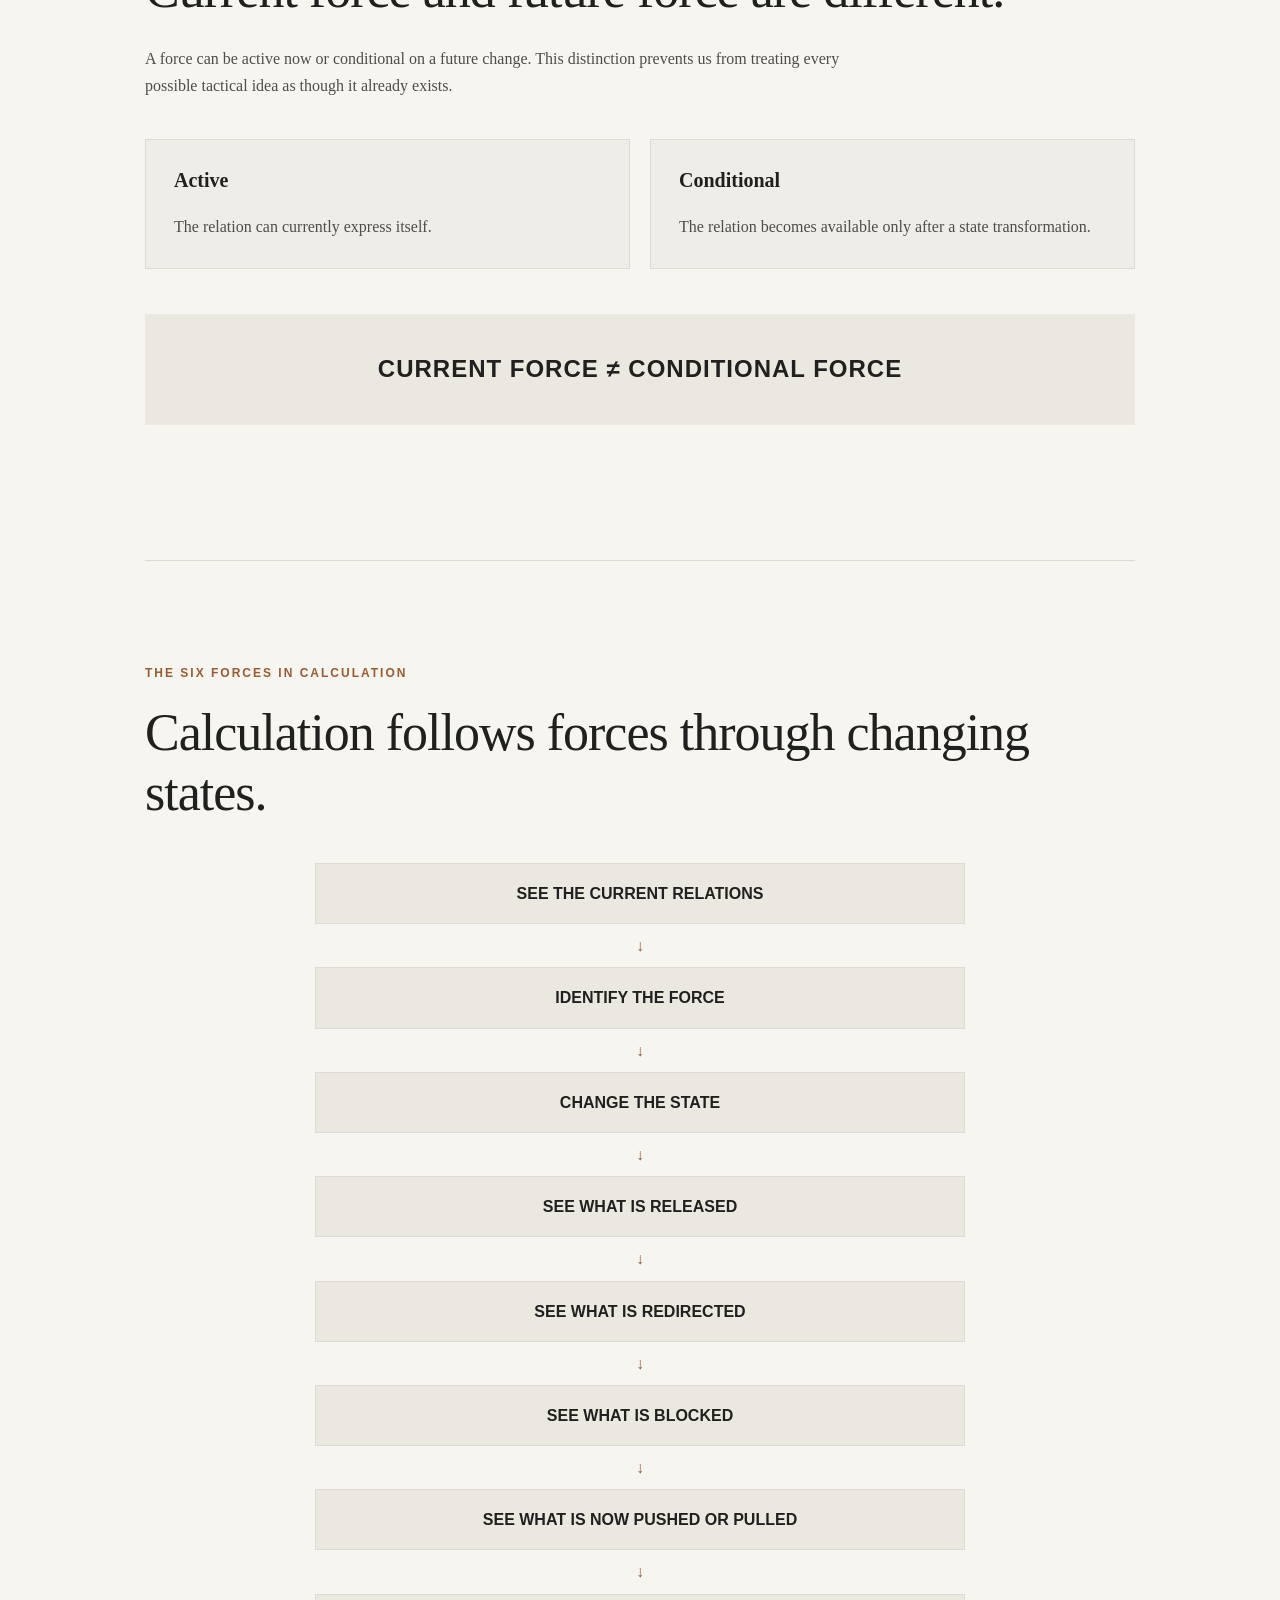
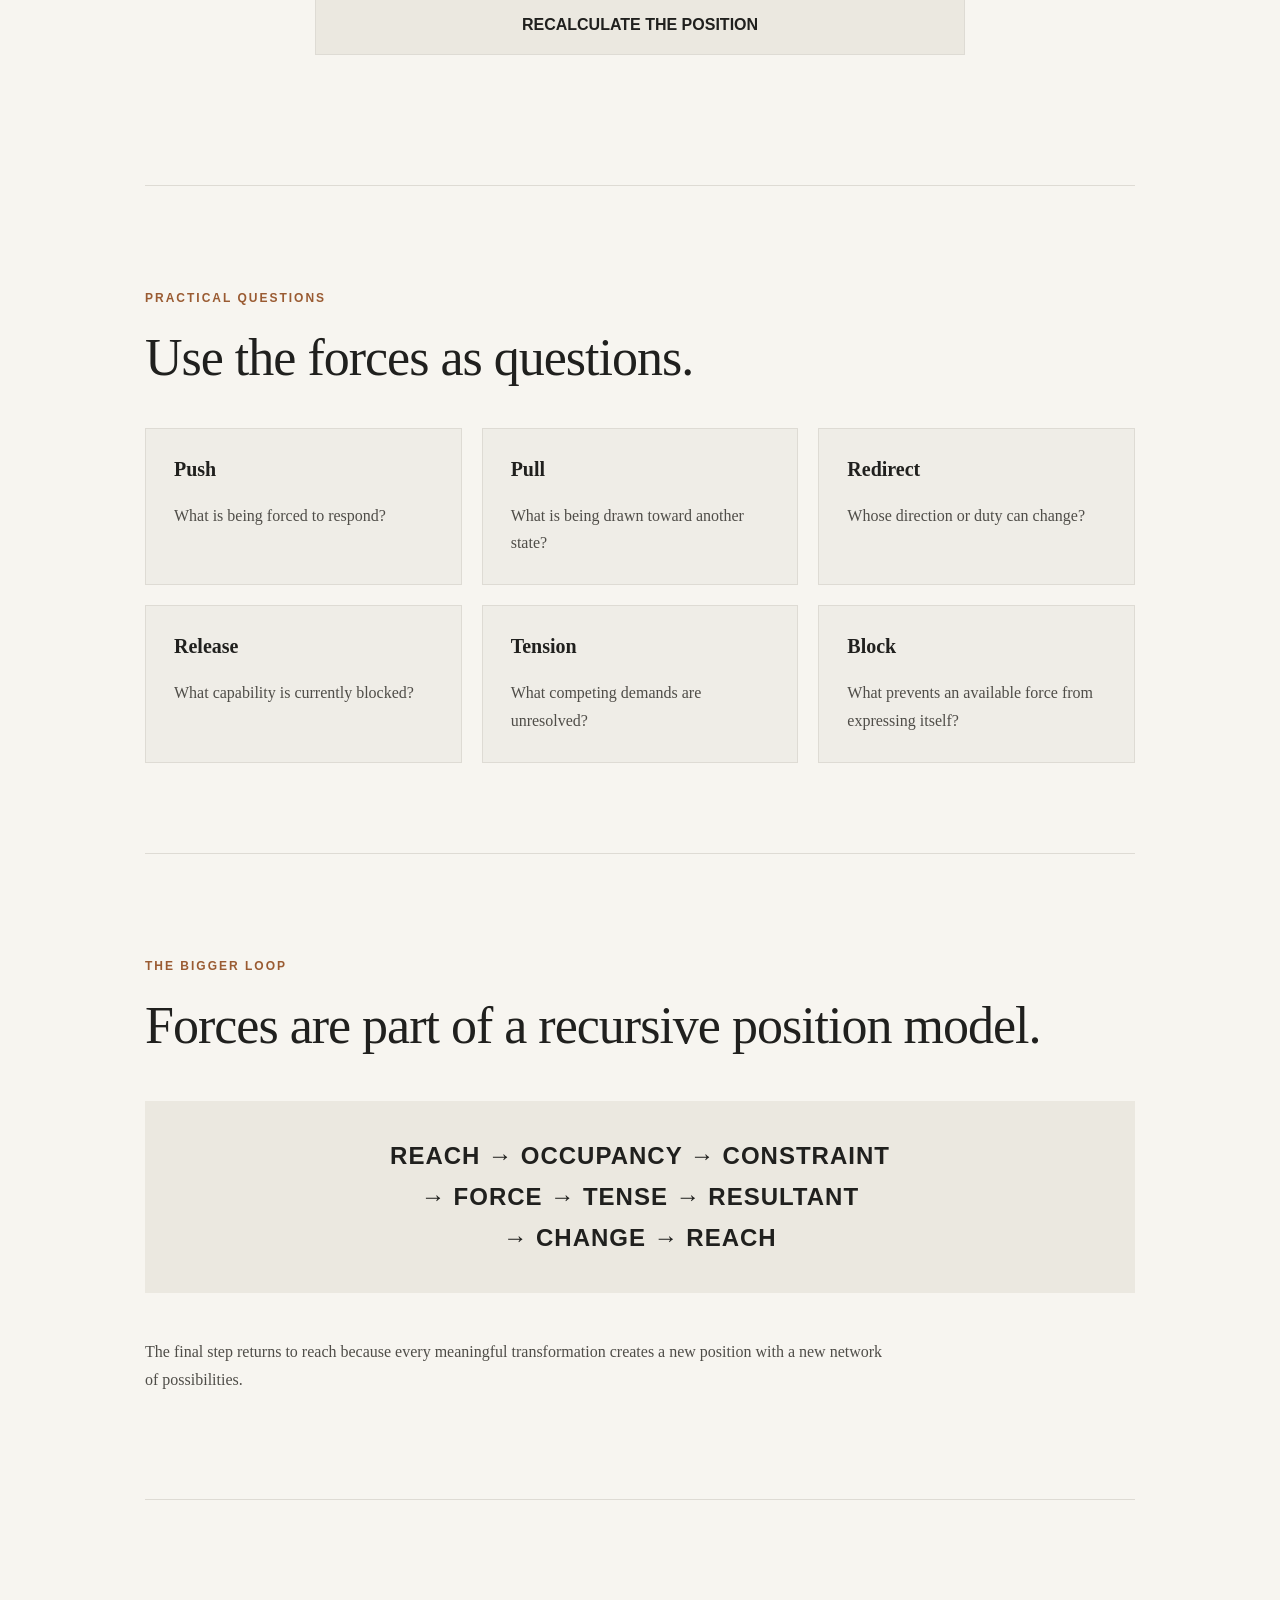
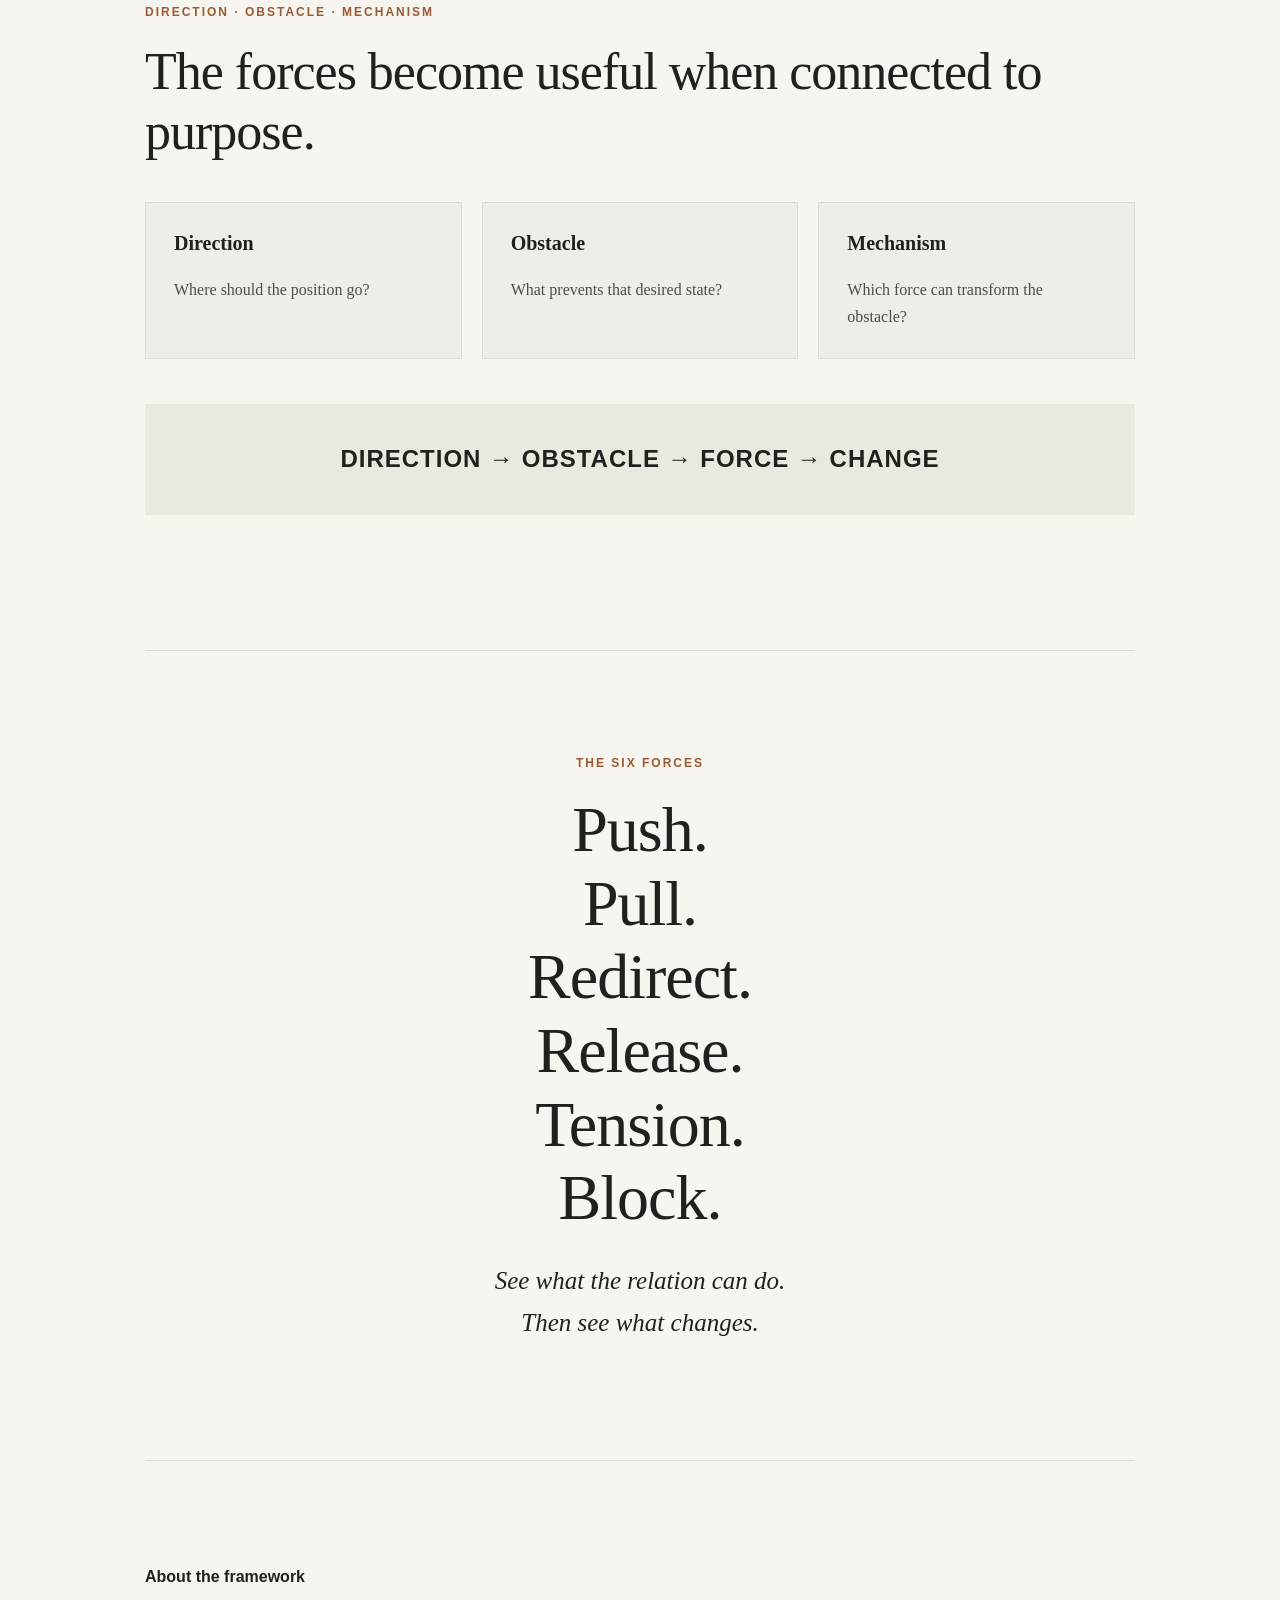
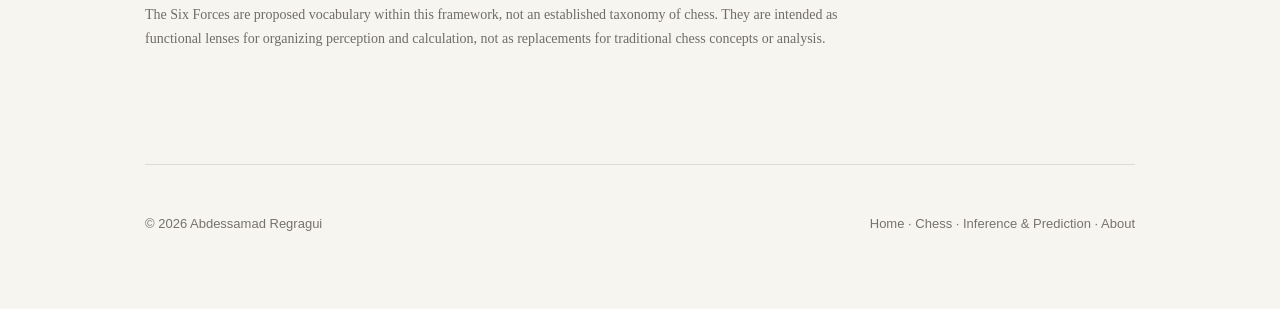
<file: six-forces.html>
<!DOCTYPE html>
<html lang="en">
<head>
    <meta charset="UTF-8">
    <meta name="viewport" content="width=device-width, initial-scale=1.0">

    <title>The Six Forces — Abdessamad Regragui</title>

    <meta name="description" content="The Six Forces of chess: Push, Pull, Redirect, Release, Tension, and Block — a relational vocabulary for understanding change in chess positions.">

    <link rel="stylesheet" href="style.css">
</head>

<body>

<header>
    <nav class="nav">
        <a href="index.html" class="logo">Abdessamad Regragui</a>

        <div class="nav-links">
            <a href="index.html">Home</a>
            <a href="forces-of-reading-and-chess.html">Reading & Chess</a>
            <a href="forces-of-reading.html">Reading</a>
            <a href="inference-and-prediction.html">Inference & Prediction</a>
            <a href="two-whys.html">Two Whys</a>
            <a href="forces-of-chess.html">Chess</a>
            <a href="six-forces.html">Six Forces</a>
            <a href="concepts.html">Concepts</a>
            <a href="about.html">About</a>
        </div>
    </nav>
</header>

<main>

<section class="hero">

    <p class="eyebrow">THE SIX FORCES</p>

    <h1>
        How does a relation<br>
        change the position?
    </h1>

    <p class="intro">
        Six functional lenses for seeing how relationships between
        pieces, squares, constraints, and duties can transform a
        chess position.
    </p>

</section>


<section>

    <p class="section-label">THE IDEA</p>

    <h2>Force is about what a relation can do.</h2>

    <p>
        An attack, support, block, duty, or dependency is not merely
        a static fact. It can create pressure, restrict possibilities,
        redirect a piece, release an existing capability, or create
        competing demands.
    </p>

    <div class="large-formula">
        RELATION → FORCE → POSSIBLE CHANGE
    </div>

    <p>
        The six forces are a vocabulary for describing these
        transformations.
    </p>

    <p class="note">
        These six categories are proposed within this framework.
        They are not an established taxonomy of chess.
    </p>

</section>


<section>

    <p class="section-label">THE SIX</p>

    <h2>Six ways a relation can act.</h2>

    <div class="force-grid">

        <div class="force-card">
            <h3>Push</h3>
            <p>
                Drives the position toward a response or new state.
            </p>
        </div>

        <div class="force-card">
            <h3>Pull</h3>
            <p>
                Draws a piece, target, or structure toward a destination
                or state.
            </p>
        </div>

        <div class="force-card">
            <h3>Redirect</h3>
            <p>
                Changes the direction or duty of an existing force.
            </p>
        </div>

        <div class="force-card">
            <h3>Release</h3>
            <p>
                Removes a constraint and activates a capability.
            </p>
        </div>

        <div class="force-card">
            <h3>Tension</h3>
            <p>
                Concentrates competing demands that remain unresolved.
            </p>
        </div>

        <div class="force-card">
            <h3>Block</h3>
            <p>
                Prevents a capability from expressing itself.
            </p>
        </div>

    </div>

</section>


<section>

    <p class="section-label">01 · PUSH</p>

    <h2>Push drives the position toward a response.</h2>

    <p>
        A relation can make the current state increasingly difficult
        to maintain. The opponent is pushed toward responding,
        moving, exchanging, defending, or changing the position.
    </p>

    <div class="large-formula">
        PRESSURE → RESPONSE
    </div>

    <p>
        A check is an obvious example. The king must respond because
        the current state cannot simply remain unchanged.
    </p>

    <div class="two-columns">

        <div class="concept-card">
            <h3>Question</h3>
            <p>
                What is this relation forcing the position to do?
            </p>
        </div>

        <div class="concept-card">
            <h3>Direction</h3>
            <p>
                Toward a new state in which the pressure has been
                answered or transformed.
            </p>
        </div>

    </div>

</section>


<section>

    <p class="section-label">02 · PULL</p>

    <h2>Pull makes another state or destination attractive or necessary.</h2>

    <p>
        A relation can make a particular square, piece, or structure
        increasingly relevant. A sacrifice may draw a king toward
        a vulnerable area. A weakness may draw a defender toward
        a particular task.
    </p>

    <div class="large-formula">
        RELATION → DESTINATION / STATE
    </div>

    <p>
        “Pull” is a functional metaphor. It does not mean that
        chess pieces exert literal attractive forces.
    </p>

    <div class="formula">
        CURRENT STATE → PULLED TOWARD ANOTHER STATE
    </div>

</section>


<section>

    <p class="section-label">03 · REDIRECT</p>

    <h2>Redirect changes what an existing force is doing.</h2>

    <p>
        A piece may already have an important relationship with the
        position. A tactical transformation can change its direction,
        target, or duty.
    </p>

    <div class="large-formula">
        OLD RELATION → CHANGE → NEW RELATION
    </div>

    <p>
        Deflection is a familiar example. A defender is forced away
        from one responsibility, changing the relationships that
        remain behind.
    </p>

    <div class="two-columns">

        <div class="concept-card">
            <h3>Before</h3>
            <p>
                A piece performs one important function.
            </p>
        </div>

        <div class="concept-card">
            <h3>After</h3>
            <p>
                The piece's duty or direction has changed, creating
                a different relational structure.
            </p>
        </div>

    </div>

</section>


<section>

    <p class="section-label">04 · RELEASE</p>

    <h2>Release removes a constraint.</h2>

    <p>
        One of the most important ideas in the framework is that
        a capability can already exist while being unable to express
        itself.
    </p>

    <div class="large-formula">
        CAPABILITY + CONSTRAINT → REMOVE CONSTRAINT → CAPABILITY RELEASED
    </div>

    <p>
        The classic example is a discovered attack.
        The attacking relationship already exists, but another piece
        blocks its expression.
    </p>

    <div class="formula">
        ATTACK + BLOCK → MOVE BLOCKER → RELEASE ATTACK
    </div>

    <p>
        The key question becomes:
    </p>

    <blockquote>
        What is already there, but currently unable to act?
    </blockquote>

</section>


<section>

    <p class="section-label">05 · TENSION</p>

    <h2>Tension concentrates competing demands.</h2>

    <p>
        A position can contain several relationships that cannot all
        be satisfied simultaneously.
    </p>

    <div class="large-formula">
        COMPETING DEMANDS → UNRESOLVED TENSION
    </div>

    <p>
        A defender may protect two pieces. A piece may have several
        duties. Multiple attackers may compete for the same point.
        A pawn structure may contain conflicting possibilities.
    </p>

    <div class="three-columns">

        <div class="concept-card">
            <h3>Duty</h3>
            <p>
                A piece must remain connected to something important.
            </p>
        </div>

        <div class="concept-card">
            <h3>Conflict</h3>
            <p>
                Another demand pulls the same piece toward a different
                task.
            </p>
        </div>

        <div class="concept-card">
            <h3>Potential</h3>
            <p>
                A future change may resolve the tension and transform
                the position.
            </p>
        </div>

    </div>

</section>


<section>

    <p class="section-label">06 · BLOCK</p>

    <h2>Block prevents a capability from expressing itself.</h2>

    <p>
        A blocker suppresses a relationship that would otherwise
        be available.
    </p>

    <div class="large-formula">
        FORCE → BLOCK → SUPPRESSED EXPRESSION
    </div>

    <p>
        A piece can block a rook's line. A pawn can block a file.
        A defender can block access to a square. A duty can function
        as a practical constraint even without a physical obstruction.
    </p>

    <blockquote>
        What cannot happen because something is in the way?
    </blockquote>

</section>


<section class="connection">

    <p class="section-label">THE RELATIONSHIP BETWEEN THEM</p>

    <h2>The forces can transform into one another.</h2>

    <p>
        The six forces should not be treated as six isolated move
        categories. One transformation can create another.
    </p>

    <div class="large-formula">
        TENSION → REDIRECT → RELEASE → PUSH → RESULTANT
    </div>

    <p>
        Or:
    </p>

    <div class="large-formula">
        BLOCK → REMOVE BLOCK → RELEASE → ATTACK
    </div>

    <p>
        Or:
    </p>

    <div class="large-formula">
        DUTY → REDIRECT → NEW WEAKNESS → PUSH
    </div>

</section>


<section>

    <p class="section-label">ONE MOVE, SEVERAL FORCES</p>

    <h2>A move does not have to belong to only one category.</h2>

    <p>
        A single move may remove a blocker, redirect a defender,
        create tension, and push the opponent toward a response
        simultaneously.
    </p>

    <div class="three-columns">

        <div class="concept-card">
            <h3>Release</h3>
            <p>
                A line becomes available.
            </p>
        </div>

        <div class="concept-card">
            <h3>Redirect</h3>
            <p>
                A defender's duty changes.
            </p>
        </div>

        <div class="concept-card">
            <h3>Push</h3>
            <p>
                The opponent must respond to the new pressure.
            </p>
        </div>

    </div>

    <p>
        The useful object of analysis is therefore the transformation
        of the relational network, not the label attached to the move.
    </p>

</section>


<section>

    <p class="section-label">FORCE VS RESULT</p>

    <h2>What can happen is different from what actually happens.</h2>

    <div class="comparison">

        <div class="concept-card">

            <h3>Force</h3>

            <div class="small-formula">
                POTENTIAL
            </div>

            <p>
                What a relation is capable of doing to the position.
            </p>

        </div>

        <div class="concept-card">

            <h3>Resultant</h3>

            <div class="small-formula">
                ACTUAL OUTPUT
            </div>

            <p>
                What interacting relations actually produce.
            </p>

        </div>

    </div>

    <div class="formula">
        FORCE → POSSIBLE CHANGE → INTERACTION → RESULTANT
    </div>

</section>


<section>

    <p class="section-label">TENSE</p>

    <h2>Current force and future force are different.</h2>

    <p>
        A force can be active now or conditional on a future change.
        This distinction prevents us from treating every possible
        tactical idea as though it already exists.
    </p>

    <div class="two-columns">

        <div class="concept-card">
            <h3>Active</h3>
            <p>
                The relation can currently express itself.
            </p>
        </div>

        <div class="concept-card">
            <h3>Conditional</h3>
            <p>
                The relation becomes available only after a state
                transformation.
            </p>
        </div>

    </div>

    <div class="large-formula">
        CURRENT FORCE ≠ CONDITIONAL FORCE
    </div>

</section>


<section>

    <p class="section-label">THE SIX FORCES IN CALCULATION</p>

    <h2>Calculation follows forces through changing states.</h2>

    <div class="calculation">

        <div>SEE THE CURRENT RELATIONS</div>
        <div>↓</div>

        <div>IDENTIFY THE FORCE</div>
        <div>↓</div>

        <div>CHANGE THE STATE</div>
        <div>↓</div>

        <div>SEE WHAT IS RELEASED</div>
        <div>↓</div>

        <div>SEE WHAT IS REDIRECTED</div>
        <div>↓</div>

        <div>SEE WHAT IS BLOCKED</div>
        <div>↓</div>

        <div>SEE WHAT IS NOW PUSHED OR PULLED</div>
        <div>↓</div>

        <div>RECALCULATE THE POSITION</div>

    </div>

</section>


<section>

    <p class="section-label">PRACTICAL QUESTIONS</p>

    <h2>Use the forces as questions.</h2>

    <div class="three-columns">

        <div class="concept-card">
            <h3>Push</h3>
            <p>
                What is being forced to respond?
            </p>
        </div>

        <div class="concept-card">
            <h3>Pull</h3>
            <p>
                What is being drawn toward another state?
            </p>
        </div>

        <div class="concept-card">
            <h3>Redirect</h3>
            <p>
                Whose direction or duty can change?
            </p>
        </div>

        <div class="concept-card">
            <h3>Release</h3>
            <p>
                What capability is currently blocked?
            </p>
        </div>

        <div class="concept-card">
            <h3>Tension</h3>
            <p>
                What competing demands are unresolved?
            </p>
        </div>

        <div class="concept-card">
            <h3>Block</h3>
            <p>
                What prevents an available force from expressing itself?
            </p>
        </div>

    </div>

</section>


<section>

    <p class="section-label">THE BIGGER LOOP</p>

    <h2>Forces are part of a recursive position model.</h2>

    <div class="large-formula">
        REACH → OCCUPANCY → CONSTRAINT<br>
        → FORCE → TENSE → RESULTANT<br>
        → CHANGE → REACH
    </div>

    <p>
        The final step returns to reach because every meaningful
        transformation creates a new position with a new network
        of possibilities.
    </p>

</section>


<section>

    <p class="section-label">DIRECTION · OBSTACLE · MECHANISM</p>

    <h2>The forces become useful when connected to purpose.</h2>

    <div class="three-columns">

        <div class="concept-card">
            <h3>Direction</h3>
            <p>
                Where should the position go?
            </p>
        </div>

        <div class="concept-card">
            <h3>Obstacle</h3>
            <p>
                What prevents that desired state?
            </p>
        </div>

        <div class="concept-card">
            <h3>Mechanism</h3>
            <p>
                Which force can transform the obstacle?
            </p>
        </div>

    </div>

    <div class="large-formula">
        DIRECTION → OBSTACLE → FORCE → CHANGE
    </div>

</section>


<section class="final">

    <p class="section-label">THE SIX FORCES</p>

    <h2>
        Push.<br>
        Pull.<br>
        Redirect.<br>
        Release.<br>
        Tension.<br>
        Block.
    </h2>

    <p class="emphasis">
        See what the relation can do.<br>
        Then see what changes.
    </p>

</section>


<section class="disclaimer">

    <h3>About the framework</h3>

    <p>
        The Six Forces are proposed vocabulary within this framework,
        not an established taxonomy of chess. They are intended as
        functional lenses for organizing perception and calculation,
        not as replacements for traditional chess concepts or analysis.
    </p>

</section>

</main>


<footer>

    <p>© 2026 Abdessamad Regragui</p>

    <p>
        <a href="index.html">Home</a> ·
        <a href="forces-of-chess.html">Chess</a> ·
        <a href="inference-and-prediction.html">Inference & Prediction</a> ·
        <a href="about.html">About</a>
    </p>

</footer>

</body>
</html>
</file>
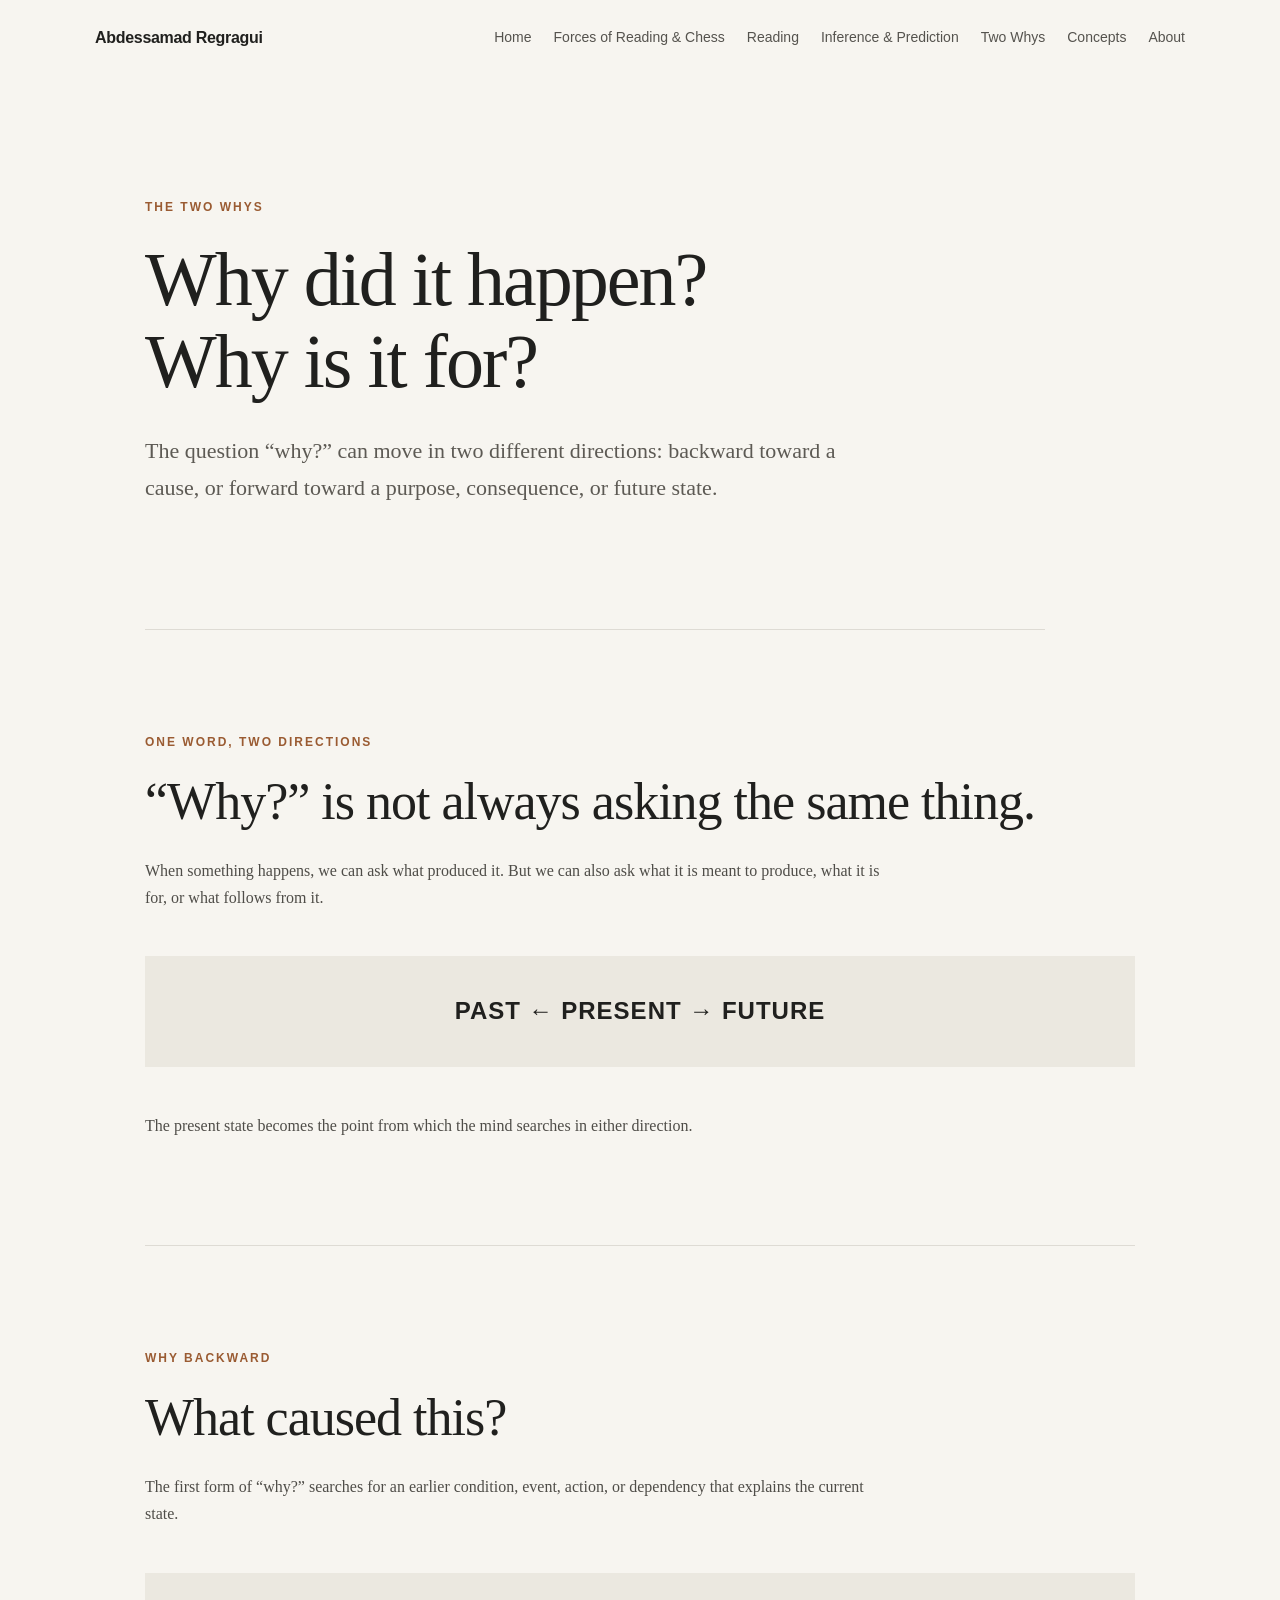
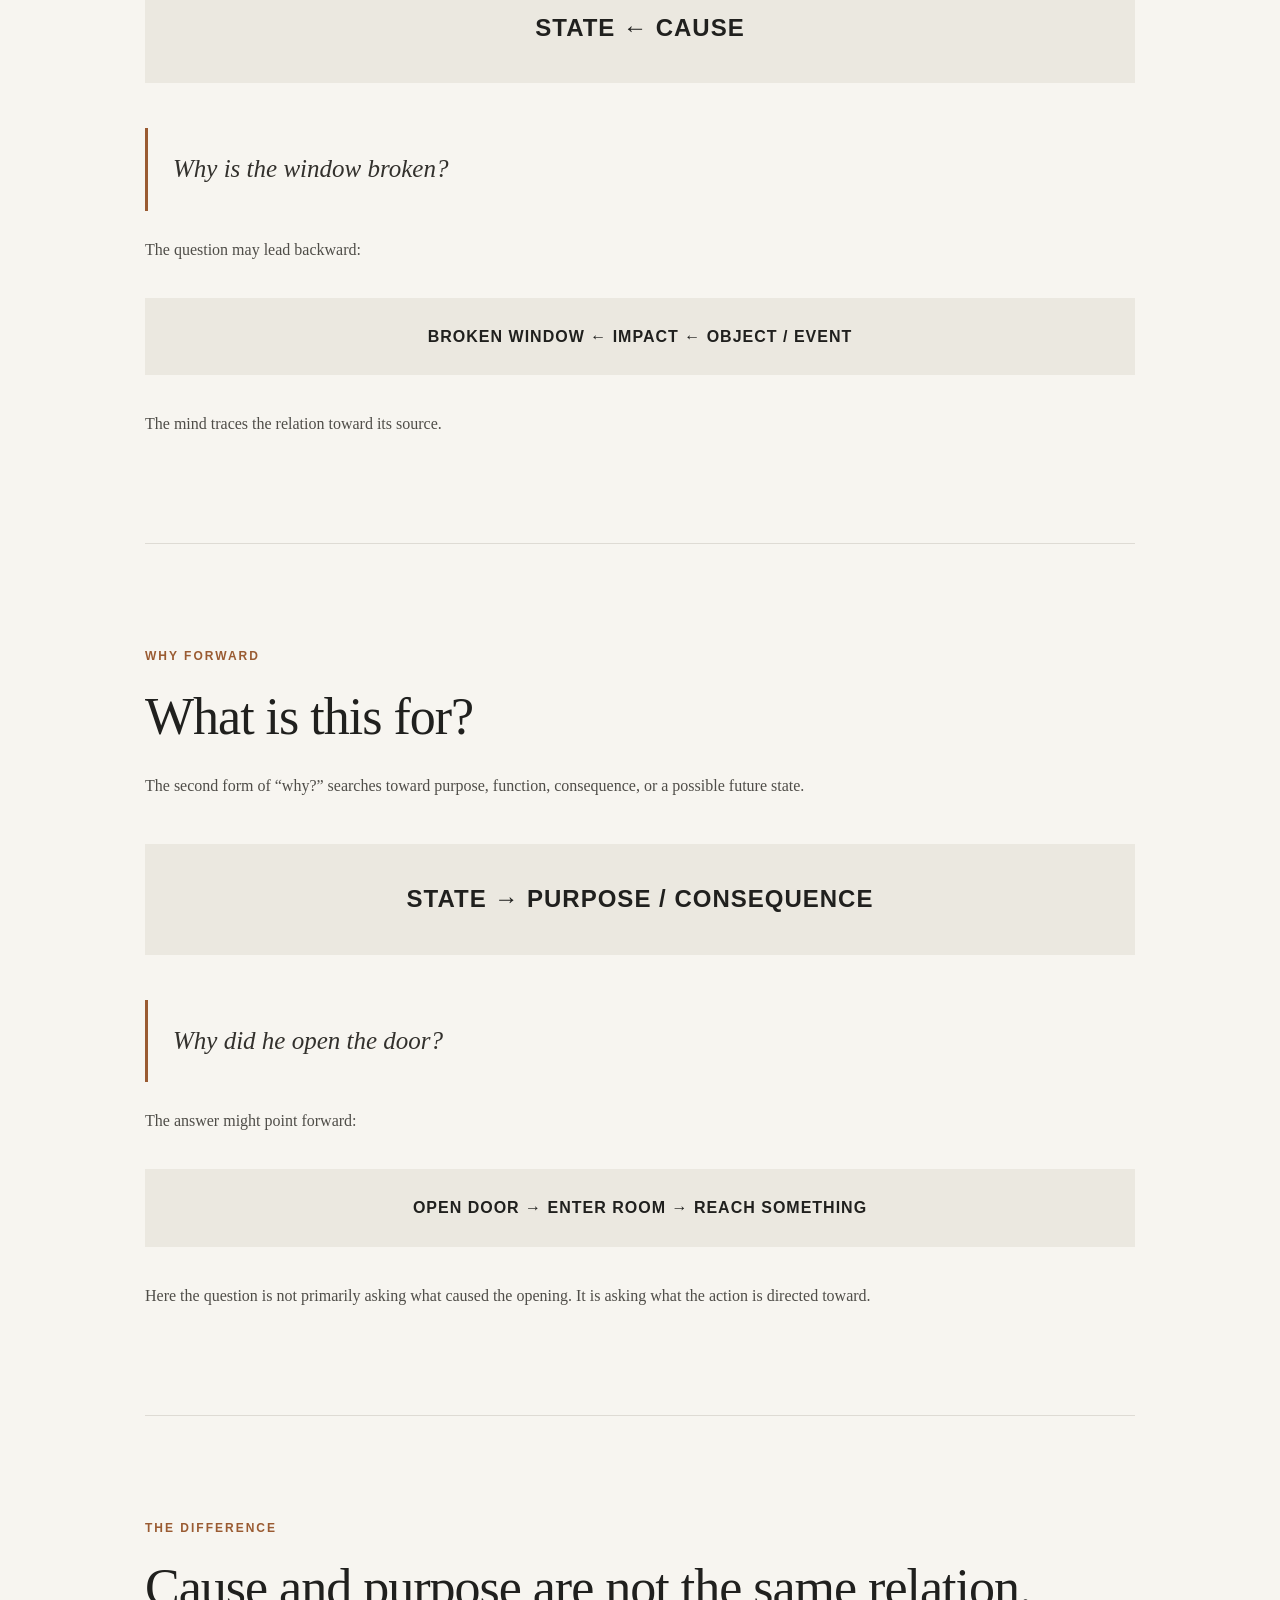
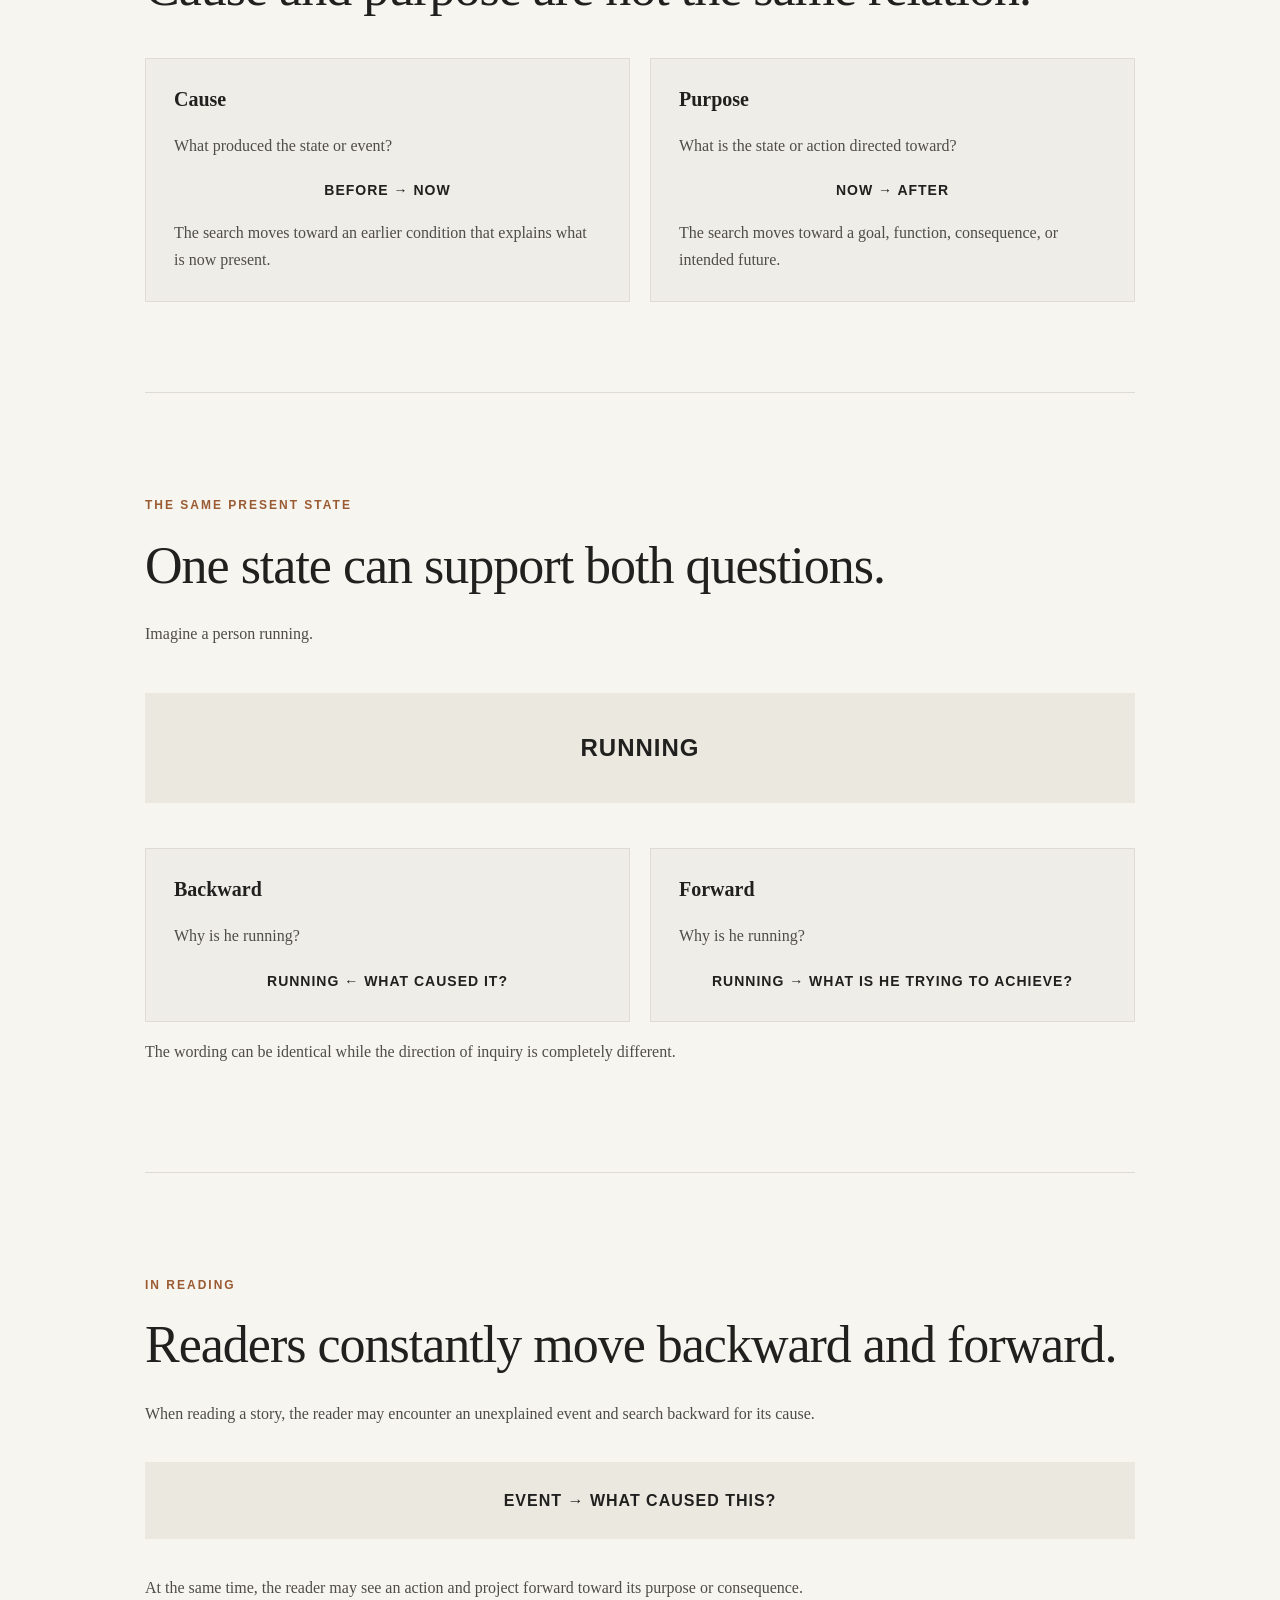
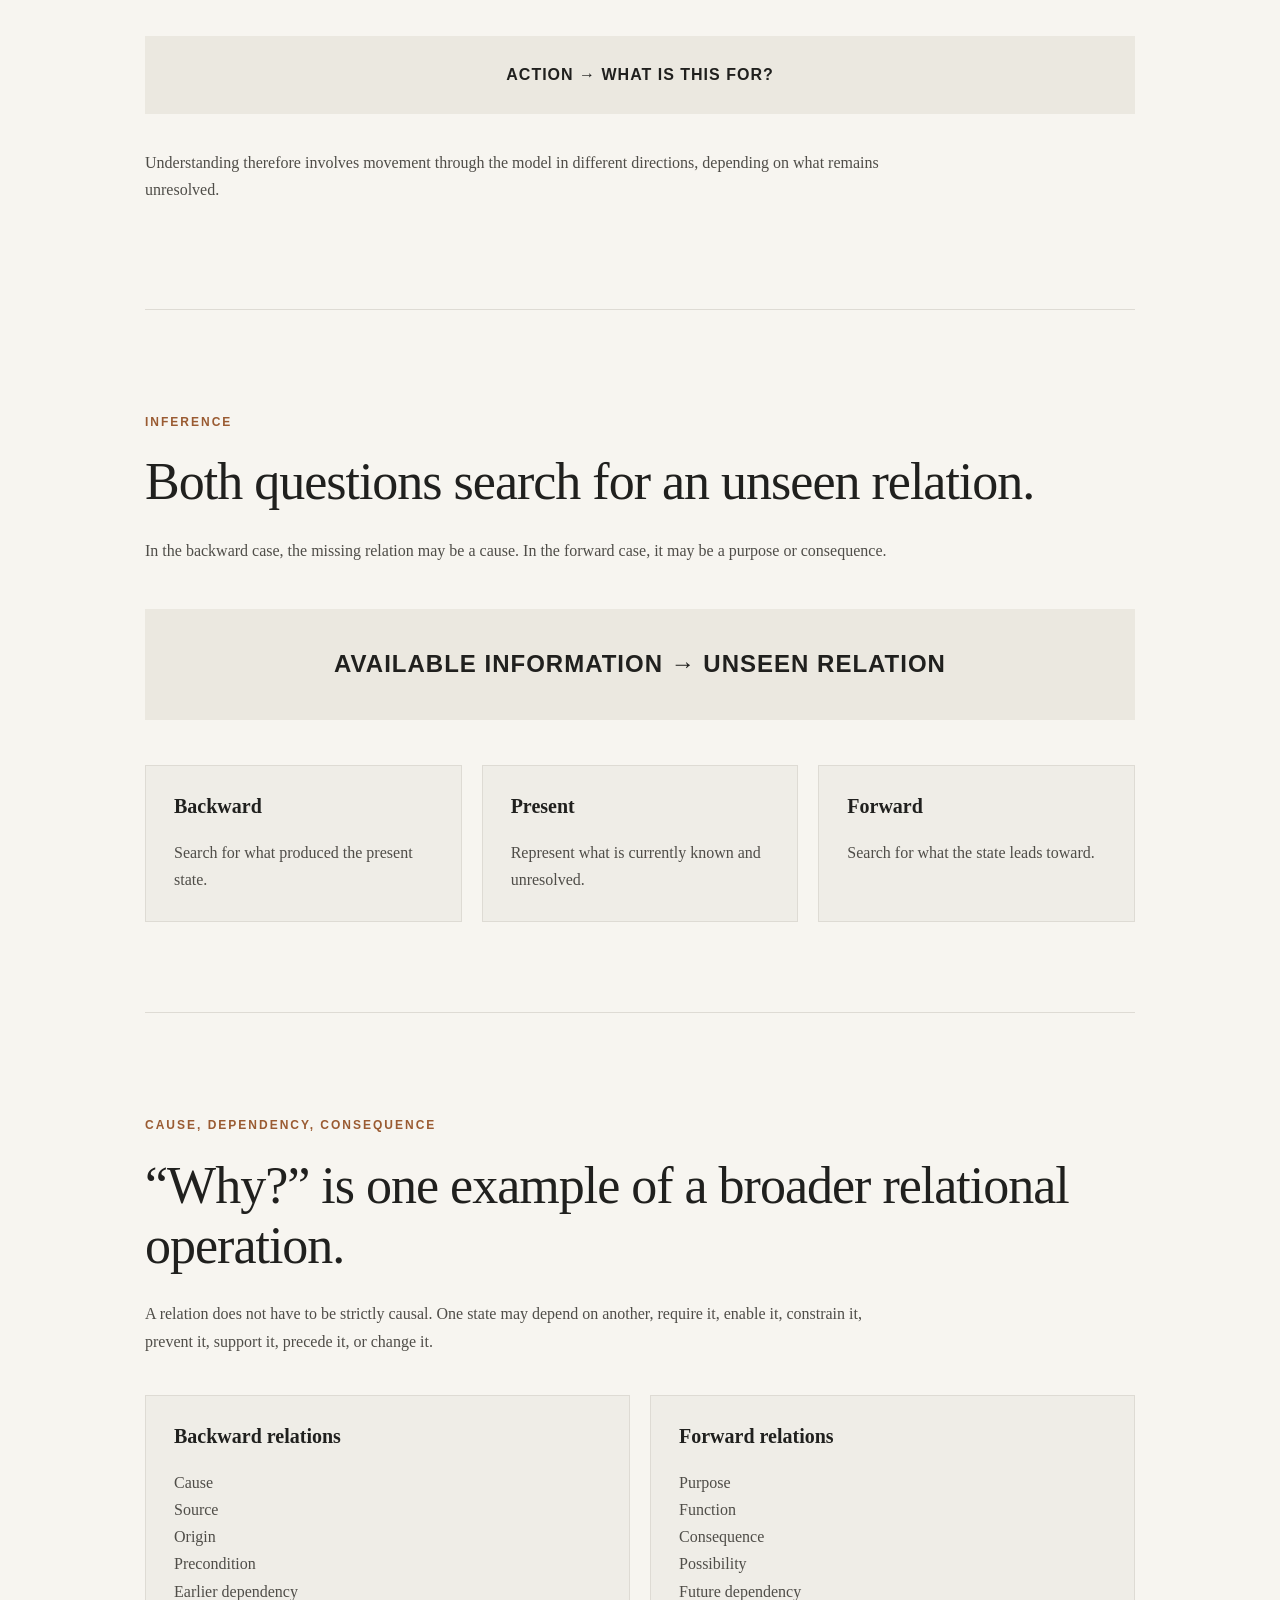
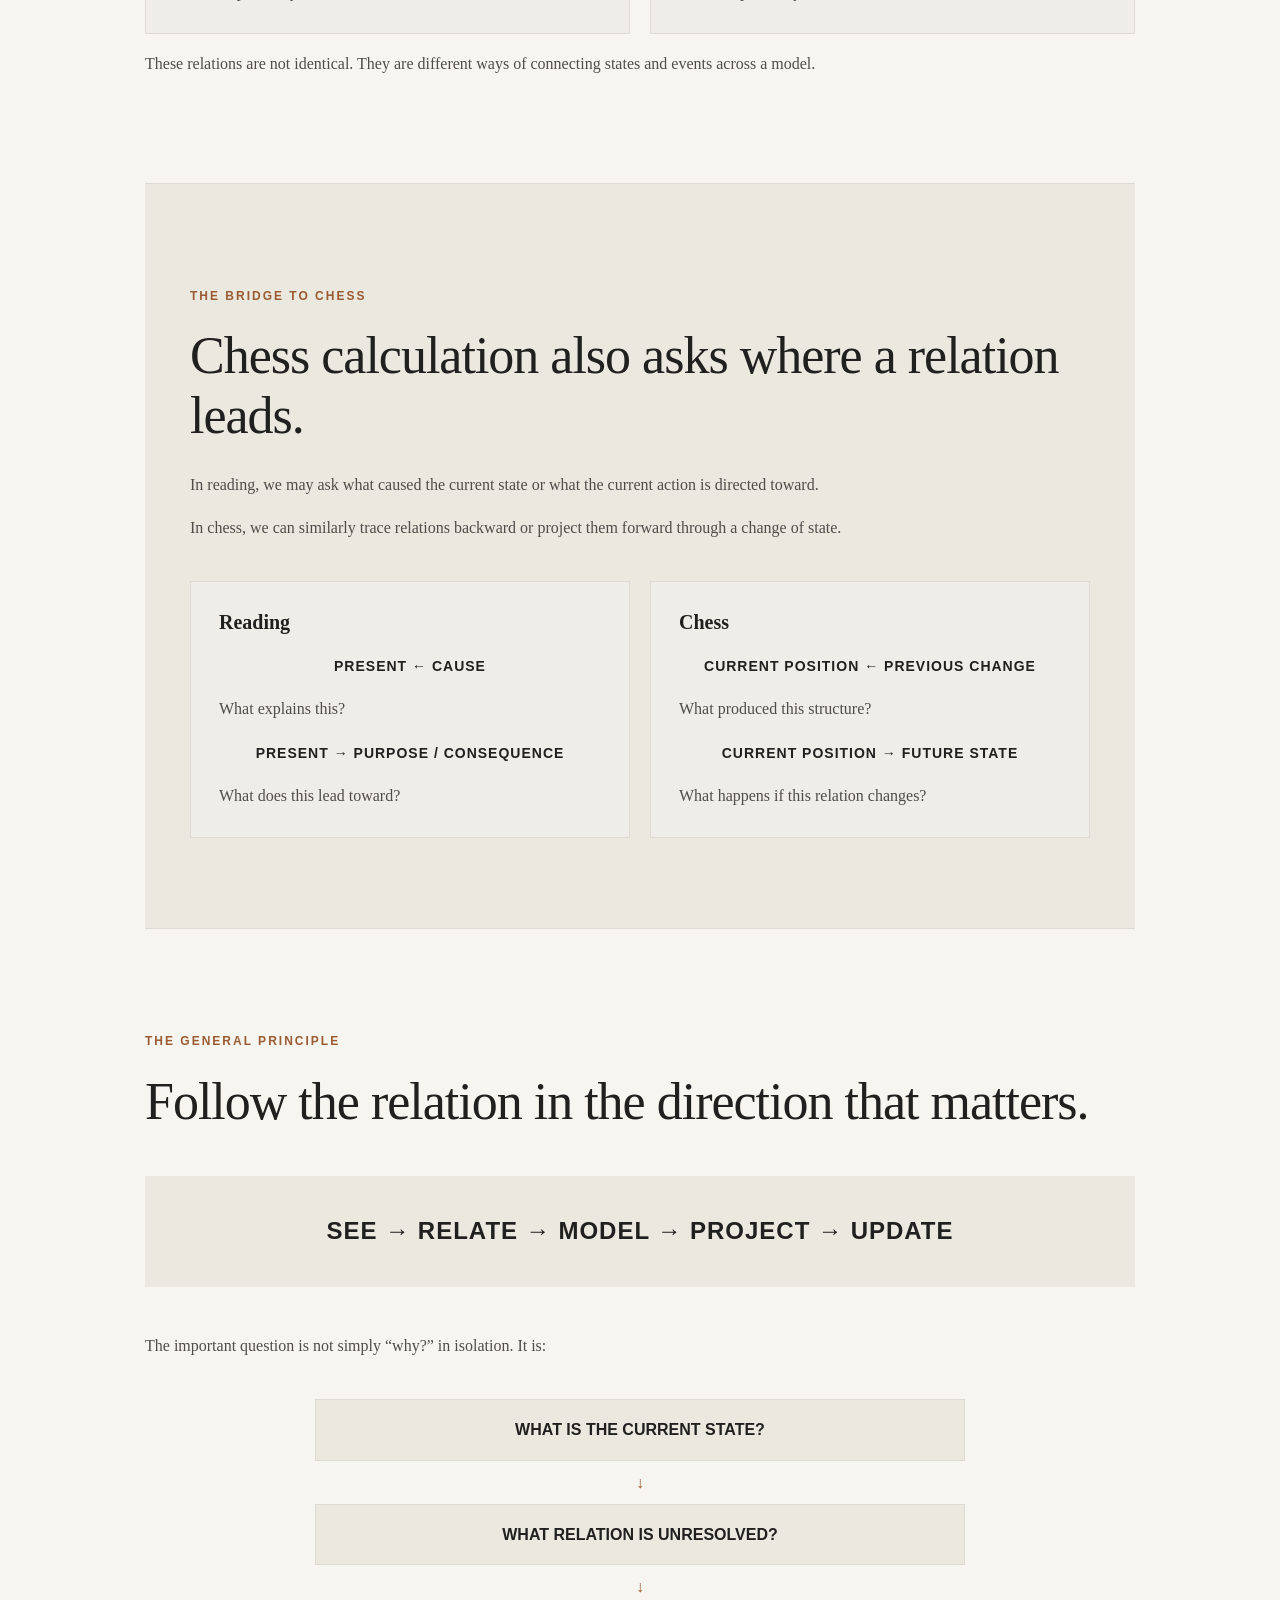
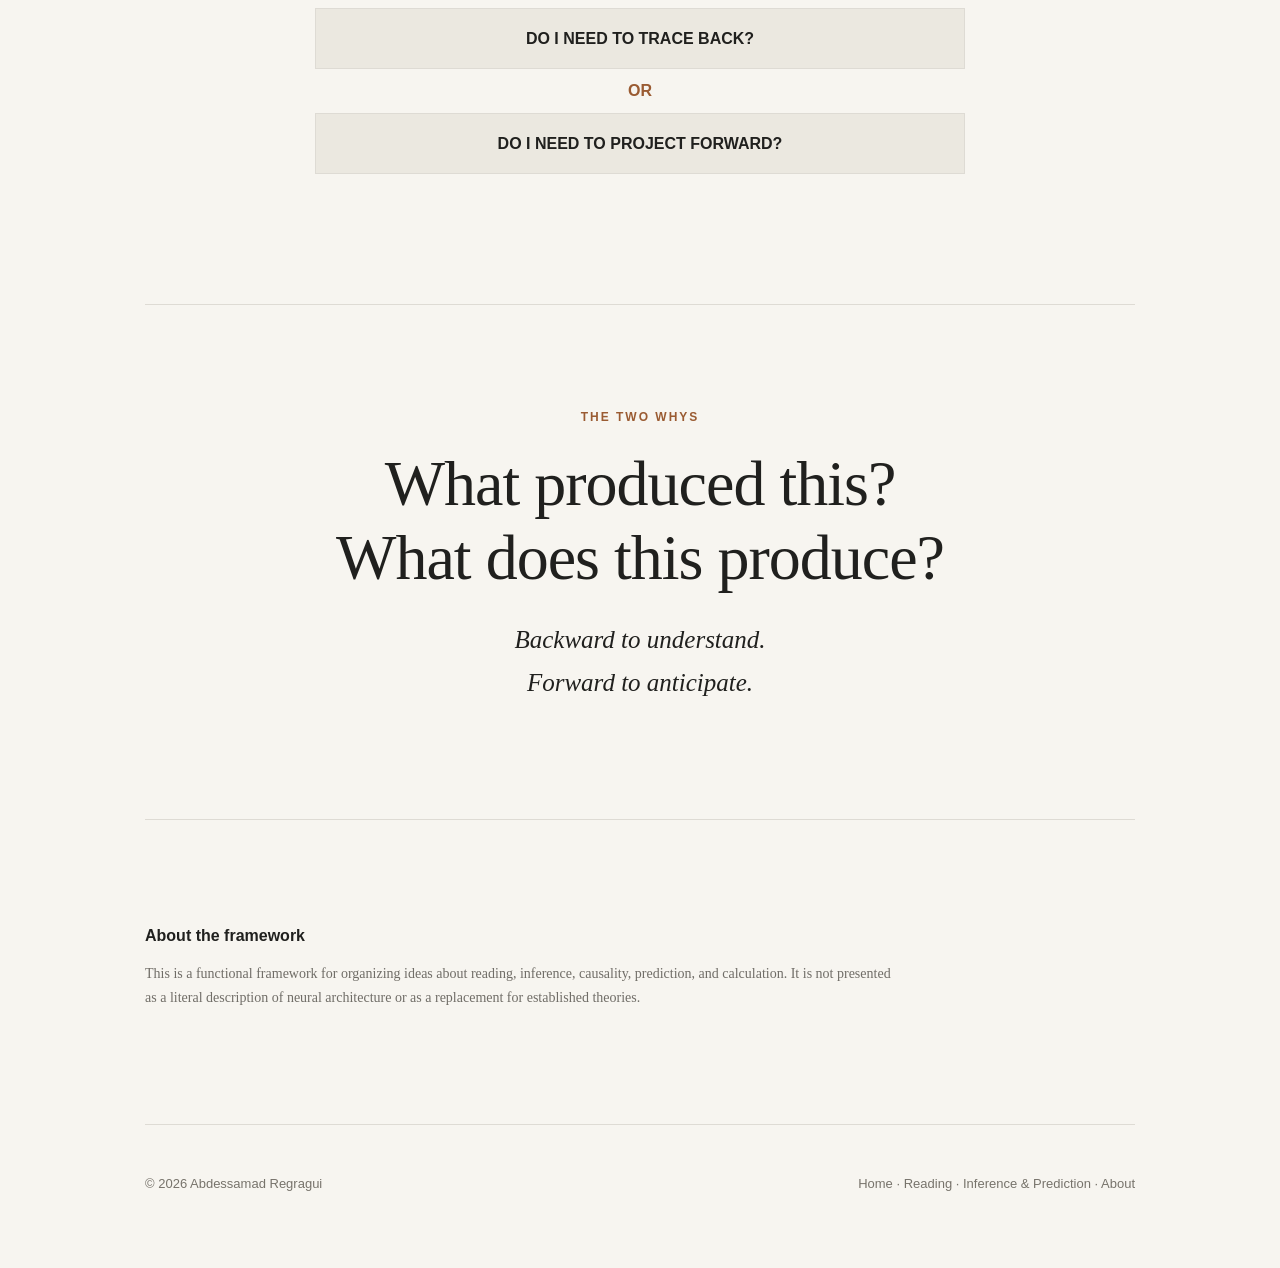
<file: two-whys.html>
<!DOCTYPE html>
<html lang="en">
<head>
    <meta charset="UTF-8">
    <meta name="viewport" content="width=device-width, initial-scale=1.0">

    <title>The Two Whys — Abdessamad Regragui</title>

    <meta name="description" content="The Two Whys: understanding why as a search backward for cause or forward toward purpose and consequence.">

    <link rel="stylesheet" href="style.css">
</head>

<body>

<header>
    <nav class="nav">
        <a href="index.html" class="logo">Abdessamad Regragui</a>

        <div class="nav-links">
            <a href="index.html">Home</a>
            <a href="forces-of-reading-and-chess.html">Forces of Reading & Chess</a>
            <a href="forces-of-reading.html">Reading</a>
            <a href="inference-and-prediction.html">Inference & Prediction</a>
            <a href="two-whys.html">Two Whys</a>
            <a href="concepts.html">Concepts</a>
            <a href="about.html">About</a>
        </div>
    </nav>
</header>

<main>

<section class="hero">

    <p class="eyebrow">THE TWO WHYS</p>

    <h1>
        Why did it happen?<br>
        Why is it for?
    </h1>

    <p class="intro">
        The question “why?” can move in two different directions:
        backward toward a cause, or forward toward a purpose,
        consequence, or future state.
    </p>

</section>


<section>

    <p class="section-label">ONE WORD, TWO DIRECTIONS</p>

    <h2>“Why?” is not always asking the same thing.</h2>

    <p>
        When something happens, we can ask what produced it.
        But we can also ask what it is meant to produce, what it
        is for, or what follows from it.
    </p>

    <div class="large-formula">
        PAST ← PRESENT → FUTURE
    </div>

    <p>
        The present state becomes the point from which the mind
        searches in either direction.
    </p>

</section>


<section>

    <p class="section-label">WHY BACKWARD</p>

    <h2>What caused this?</h2>

    <p>
        The first form of “why?” searches for an earlier condition,
        event, action, or dependency that explains the current state.
    </p>

    <div class="large-formula">
        STATE ← CAUSE
    </div>

    <blockquote>
        Why is the window broken?
    </blockquote>

    <p>
        The question may lead backward:
    </p>

    <div class="formula">
        BROKEN WINDOW ← IMPACT ← OBJECT / EVENT
    </div>

    <p>
        The mind traces the relation toward its source.
    </p>

</section>


<section>

    <p class="section-label">WHY FORWARD</p>

    <h2>What is this for?</h2>

    <p>
        The second form of “why?” searches toward purpose, function,
        consequence, or a possible future state.
    </p>

    <div class="large-formula">
        STATE → PURPOSE / CONSEQUENCE
    </div>

    <blockquote>
        Why did he open the door?
    </blockquote>

    <p>
        The answer might point forward:
    </p>

    <div class="formula">
        OPEN DOOR → ENTER ROOM → REACH SOMETHING
    </div>

    <p>
        Here the question is not primarily asking what caused the
        opening. It is asking what the action is directed toward.
    </p>

</section>


<section>

    <p class="section-label">THE DIFFERENCE</p>

    <h2>Cause and purpose are not the same relation.</h2>

    <div class="comparison">

        <div class="concept-card">

            <h3>Cause</h3>

            <p>
                What produced the state or event?
            </p>

            <div class="small-formula">
                BEFORE → NOW
            </div>

            <p>
                The search moves toward an earlier condition
                that explains what is now present.
            </p>

        </div>

        <div class="concept-card">

            <h3>Purpose</h3>

            <p>
                What is the state or action directed toward?
            </p>

            <div class="small-formula">
                NOW → AFTER
            </div>

            <p>
                The search moves toward a goal, function,
                consequence, or intended future.
            </p>

        </div>

    </div>

</section>


<section>

    <p class="section-label">THE SAME PRESENT STATE</p>

    <h2>One state can support both questions.</h2>

    <p>
        Imagine a person running.
    </p>

    <div class="large-formula">
        RUNNING
    </div>

    <div class="two-columns">

        <div class="concept-card">

            <h3>Backward</h3>

            <p>
                Why is he running?
            </p>

            <div class="small-formula">
                RUNNING ← WHAT CAUSED IT?
            </div>

        </div>

        <div class="concept-card">

            <h3>Forward</h3>

            <p>
                Why is he running?
            </p>

            <div class="small-formula">
                RUNNING → WHAT IS HE TRYING TO ACHIEVE?
            </div>

        </div>

    </div>

    <p>
        The wording can be identical while the direction of inquiry
        is completely different.
    </p>

</section>


<section>

    <p class="section-label">IN READING</p>

    <h2>Readers constantly move backward and forward.</h2>

    <p>
        When reading a story, the reader may encounter an unexplained
        event and search backward for its cause.
    </p>

    <div class="formula">
        EVENT → WHAT CAUSED THIS?
    </div>

    <p>
        At the same time, the reader may see an action and project
        forward toward its purpose or consequence.
    </p>

    <div class="formula">
        ACTION → WHAT IS THIS FOR?
    </div>

    <p>
        Understanding therefore involves movement through the model
        in different directions, depending on what remains unresolved.
    </p>

</section>


<section>

    <p class="section-label">INFERENCE</p>

    <h2>Both questions search for an unseen relation.</h2>

    <p>
        In the backward case, the missing relation may be a cause.
        In the forward case, it may be a purpose or consequence.
    </p>

    <div class="large-formula">
        AVAILABLE INFORMATION → UNSEEN RELATION
    </div>

    <div class="three-columns">

        <div class="concept-card">
            <h3>Backward</h3>
            <p>
                Search for what produced the present state.
            </p>
        </div>

        <div class="concept-card">
            <h3>Present</h3>
            <p>
                Represent what is currently known and unresolved.
            </p>
        </div>

        <div class="concept-card">
            <h3>Forward</h3>
            <p>
                Search for what the state leads toward.
            </p>
        </div>

    </div>

</section>


<section>

    <p class="section-label">CAUSE, DEPENDENCY, CONSEQUENCE</p>

    <h2>“Why?” is one example of a broader relational operation.</h2>

    <p>
        A relation does not have to be strictly causal. One state
        may depend on another, require it, enable it, constrain it,
        prevent it, support it, precede it, or change it.
    </p>

    <div class="two-columns">

        <div class="concept-card">
            <h3>Backward relations</h3>

            <p>
                Cause<br>
                Source<br>
                Origin<br>
                Precondition<br>
                Earlier dependency
            </p>
        </div>

        <div class="concept-card">
            <h3>Forward relations</h3>

            <p>
                Purpose<br>
                Function<br>
                Consequence<br>
                Possibility<br>
                Future dependency
            </p>
        </div>

    </div>

    <p>
        These relations are not identical. They are different ways
        of connecting states and events across a model.
    </p>

</section>


<section class="connection">

    <p class="section-label">THE BRIDGE TO CHESS</p>

    <h2>Chess calculation also asks where a relation leads.</h2>

    <p>
        In reading, we may ask what caused the current state or what
        the current action is directed toward.
    </p>

    <p>
        In chess, we can similarly trace relations backward or
        project them forward through a change of state.
    </p>

    <div class="comparison">

        <div class="concept-card">

            <h3>Reading</h3>

            <div class="small-formula">
                PRESENT ← CAUSE
            </div>

            <p>
                What explains this?
            </p>

            <div class="small-formula">
                PRESENT → PURPOSE / CONSEQUENCE
            </div>

            <p>
                What does this lead toward?
            </p>

        </div>

        <div class="concept-card">

            <h3>Chess</h3>

            <div class="small-formula">
                CURRENT POSITION ← PREVIOUS CHANGE
            </div>

            <p>
                What produced this structure?
            </p>

            <div class="small-formula">
                CURRENT POSITION → FUTURE STATE
            </div>

            <p>
                What happens if this relation changes?
            </p>

        </div>

    </div>

</section>


<section>

    <p class="section-label">THE GENERAL PRINCIPLE</p>

    <h2>Follow the relation in the direction that matters.</h2>

    <div class="large-formula">
        SEE → RELATE → MODEL → PROJECT → UPDATE
    </div>

    <p>
        The important question is not simply “why?” in isolation.
        It is:
    </p>

    <div class="calculation">

        <div>WHAT IS THE CURRENT STATE?</div>
        <div>↓</div>

        <div>WHAT RELATION IS UNRESOLVED?</div>
        <div>↓</div>

        <div>DO I NEED TO TRACE BACK?</div>
        <div>OR</div>
        <div>DO I NEED TO PROJECT FORWARD?</div>

    </div>

</section>


<section class="final">

    <p class="section-label">THE TWO WHYS</p>

    <h2>
        What produced this?<br>
        What does this produce?
    </h2>

    <p class="emphasis">
        Backward to understand.<br>
        Forward to anticipate.
    </p>

</section>


<section class="disclaimer">

    <h3>About the framework</h3>

    <p>
        This is a functional framework for organizing ideas about
        reading, inference, causality, prediction, and calculation.
        It is not presented as a literal description of neural
        architecture or as a replacement for established theories.
    </p>

</section>

</main>


<footer>

    <p>© 2026 Abdessamad Regragui</p>

    <p>
        <a href="index.html">Home</a> ·
        <a href="forces-of-reading.html">Reading</a> ·
        <a href="inference-and-prediction.html">Inference & Prediction</a> ·
        <a href="about.html">About</a>
    </p>

</footer>

</body>
</html>
</file>
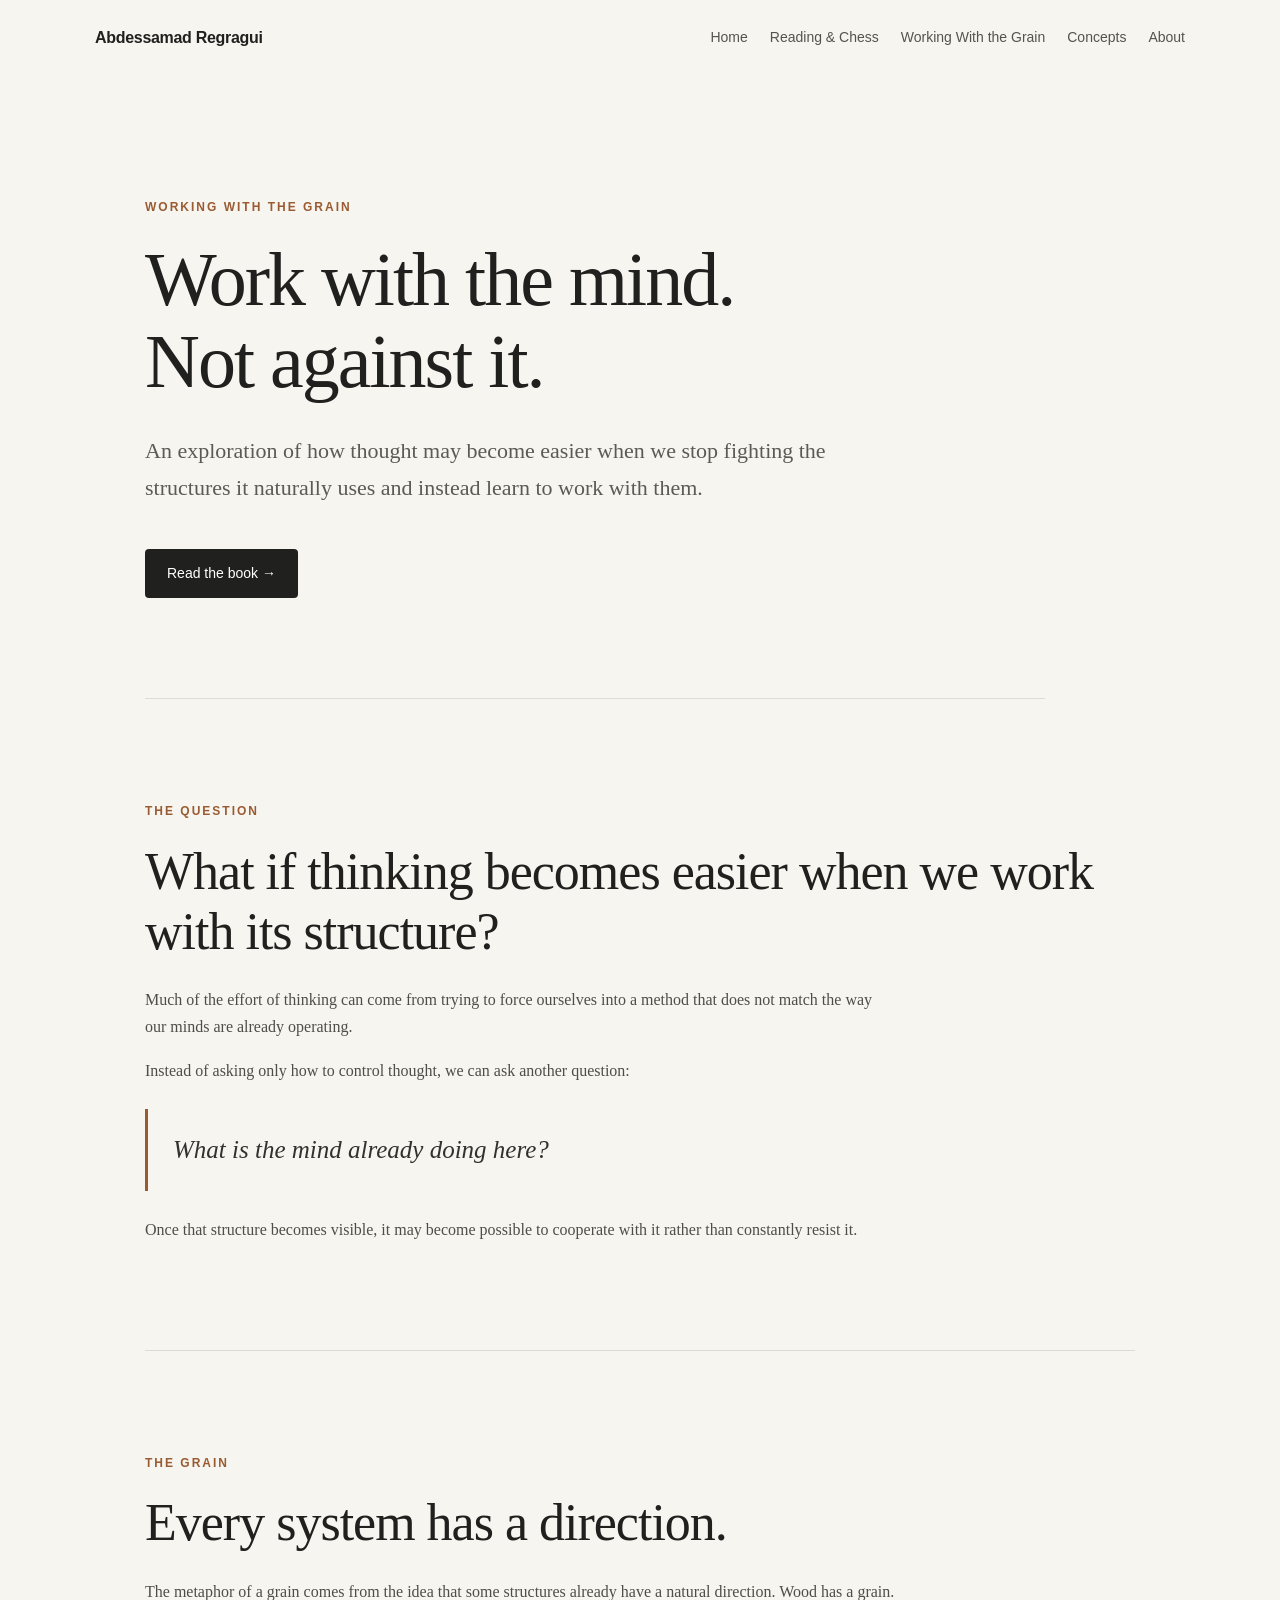
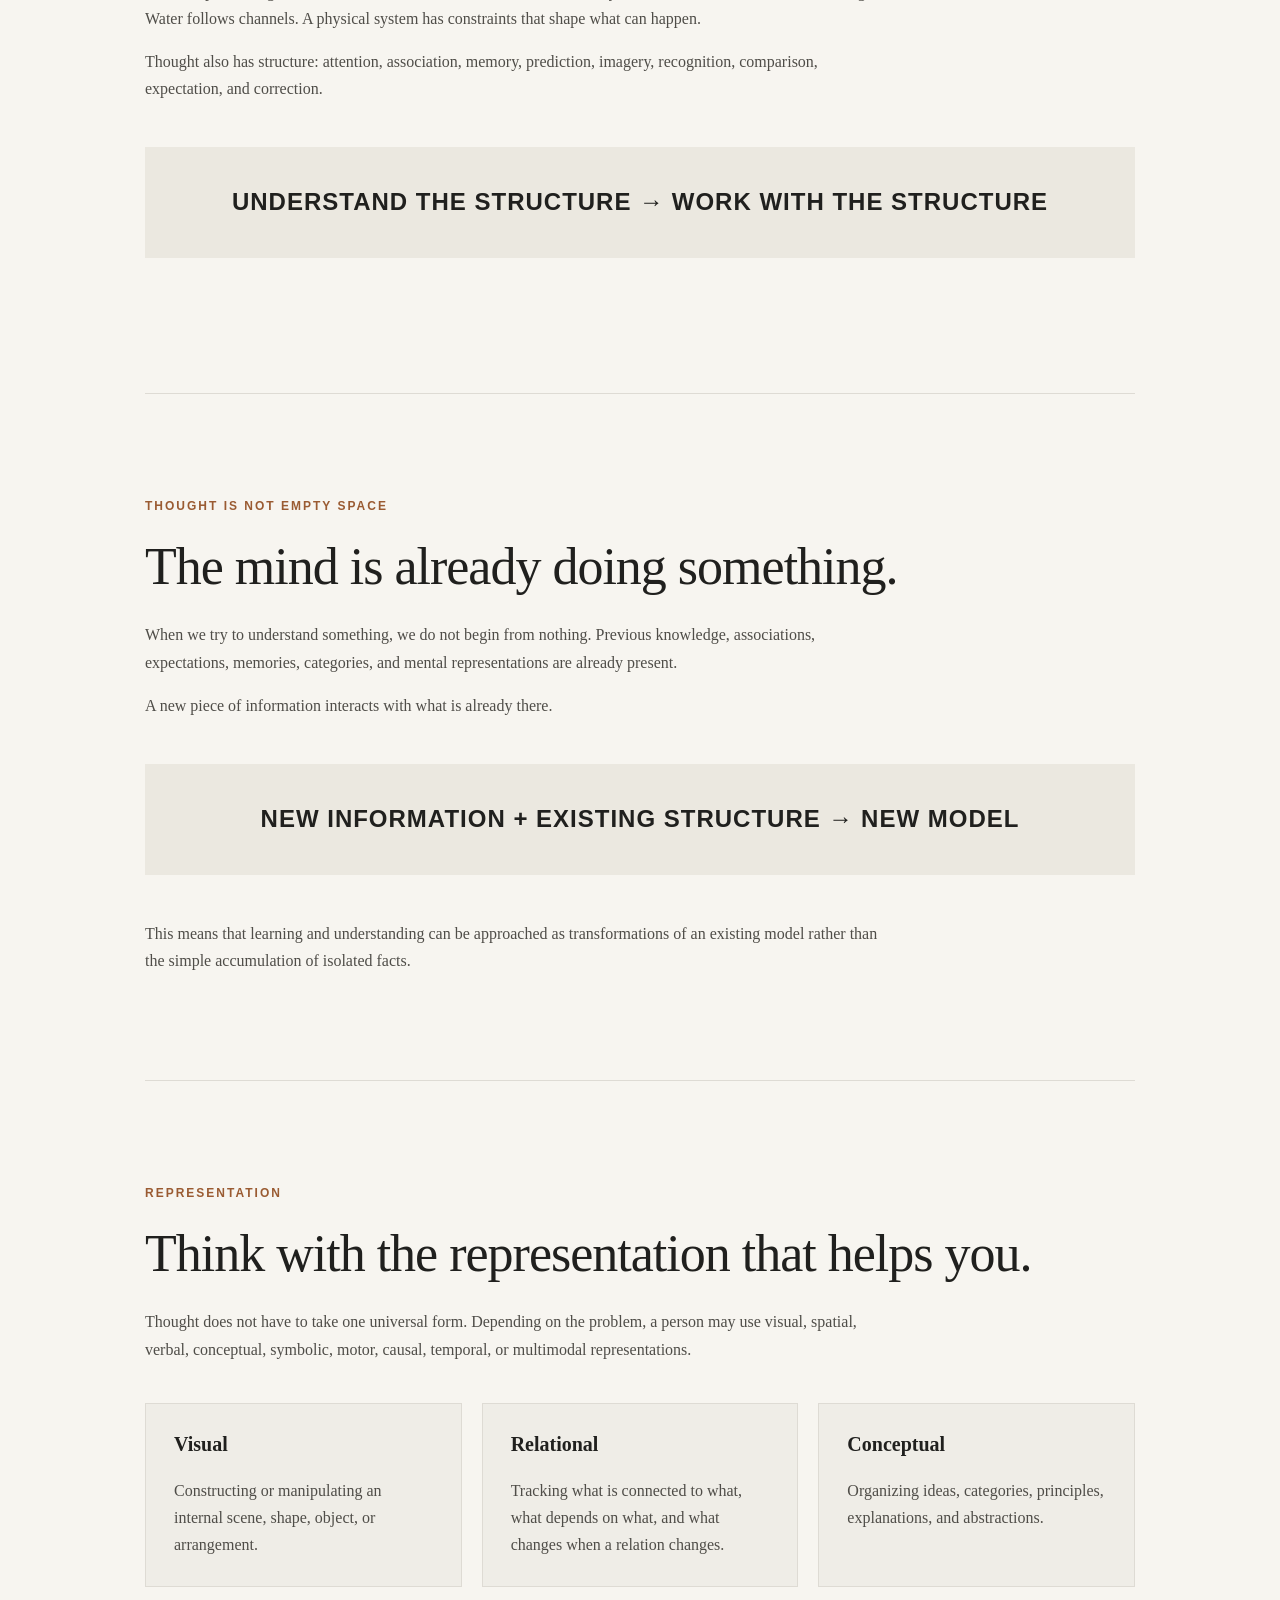
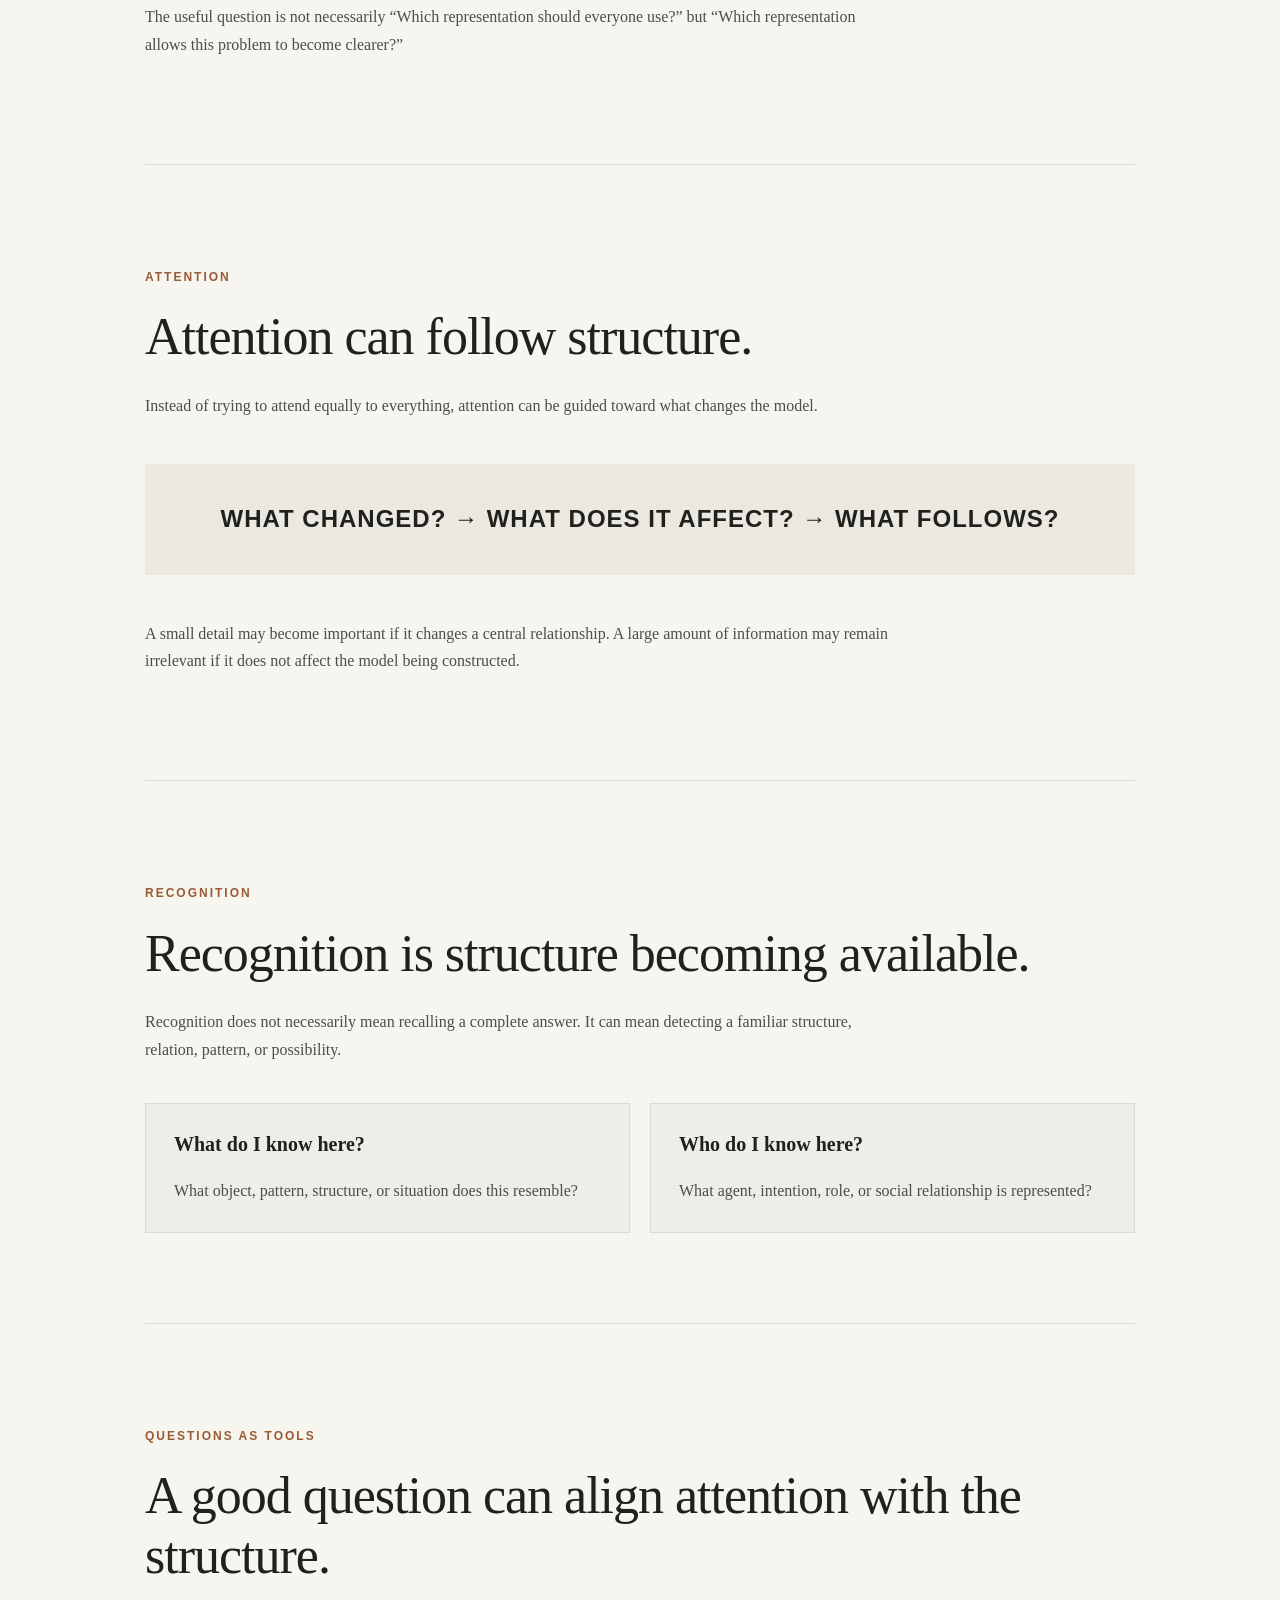
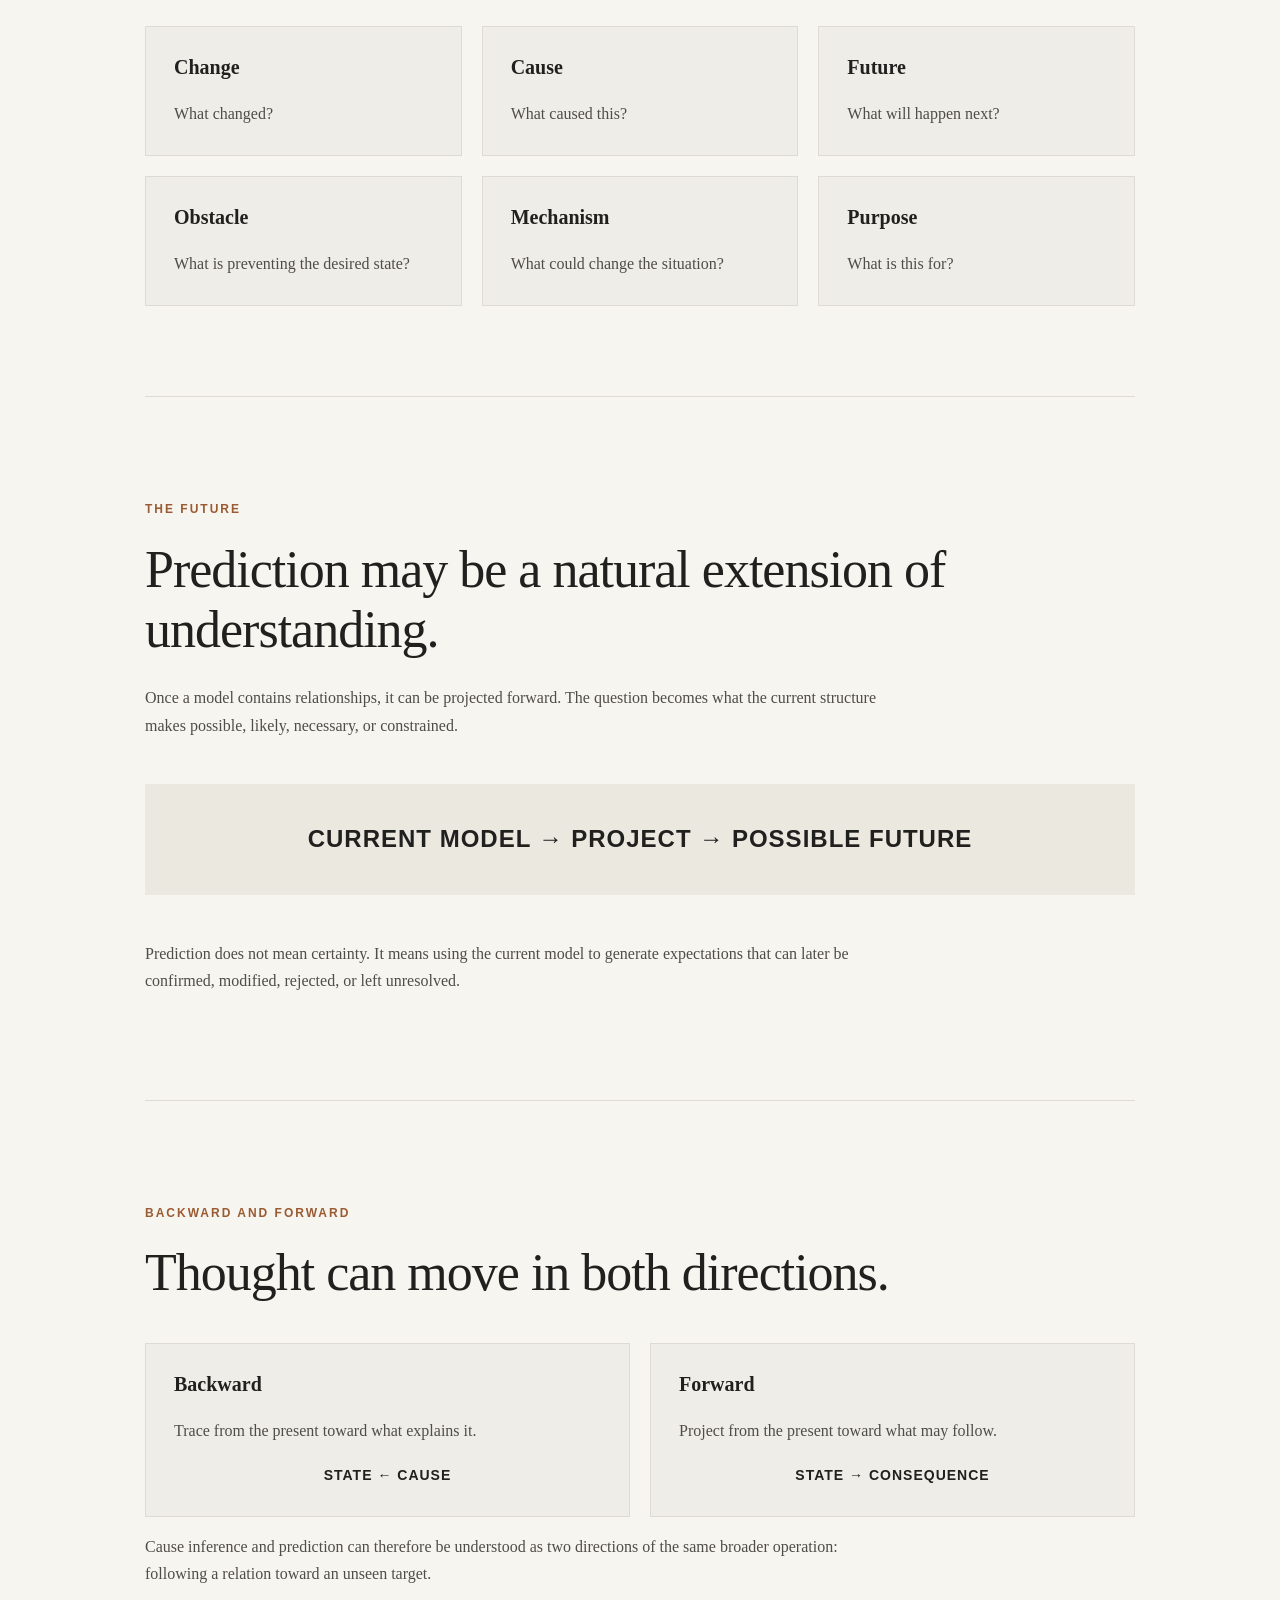
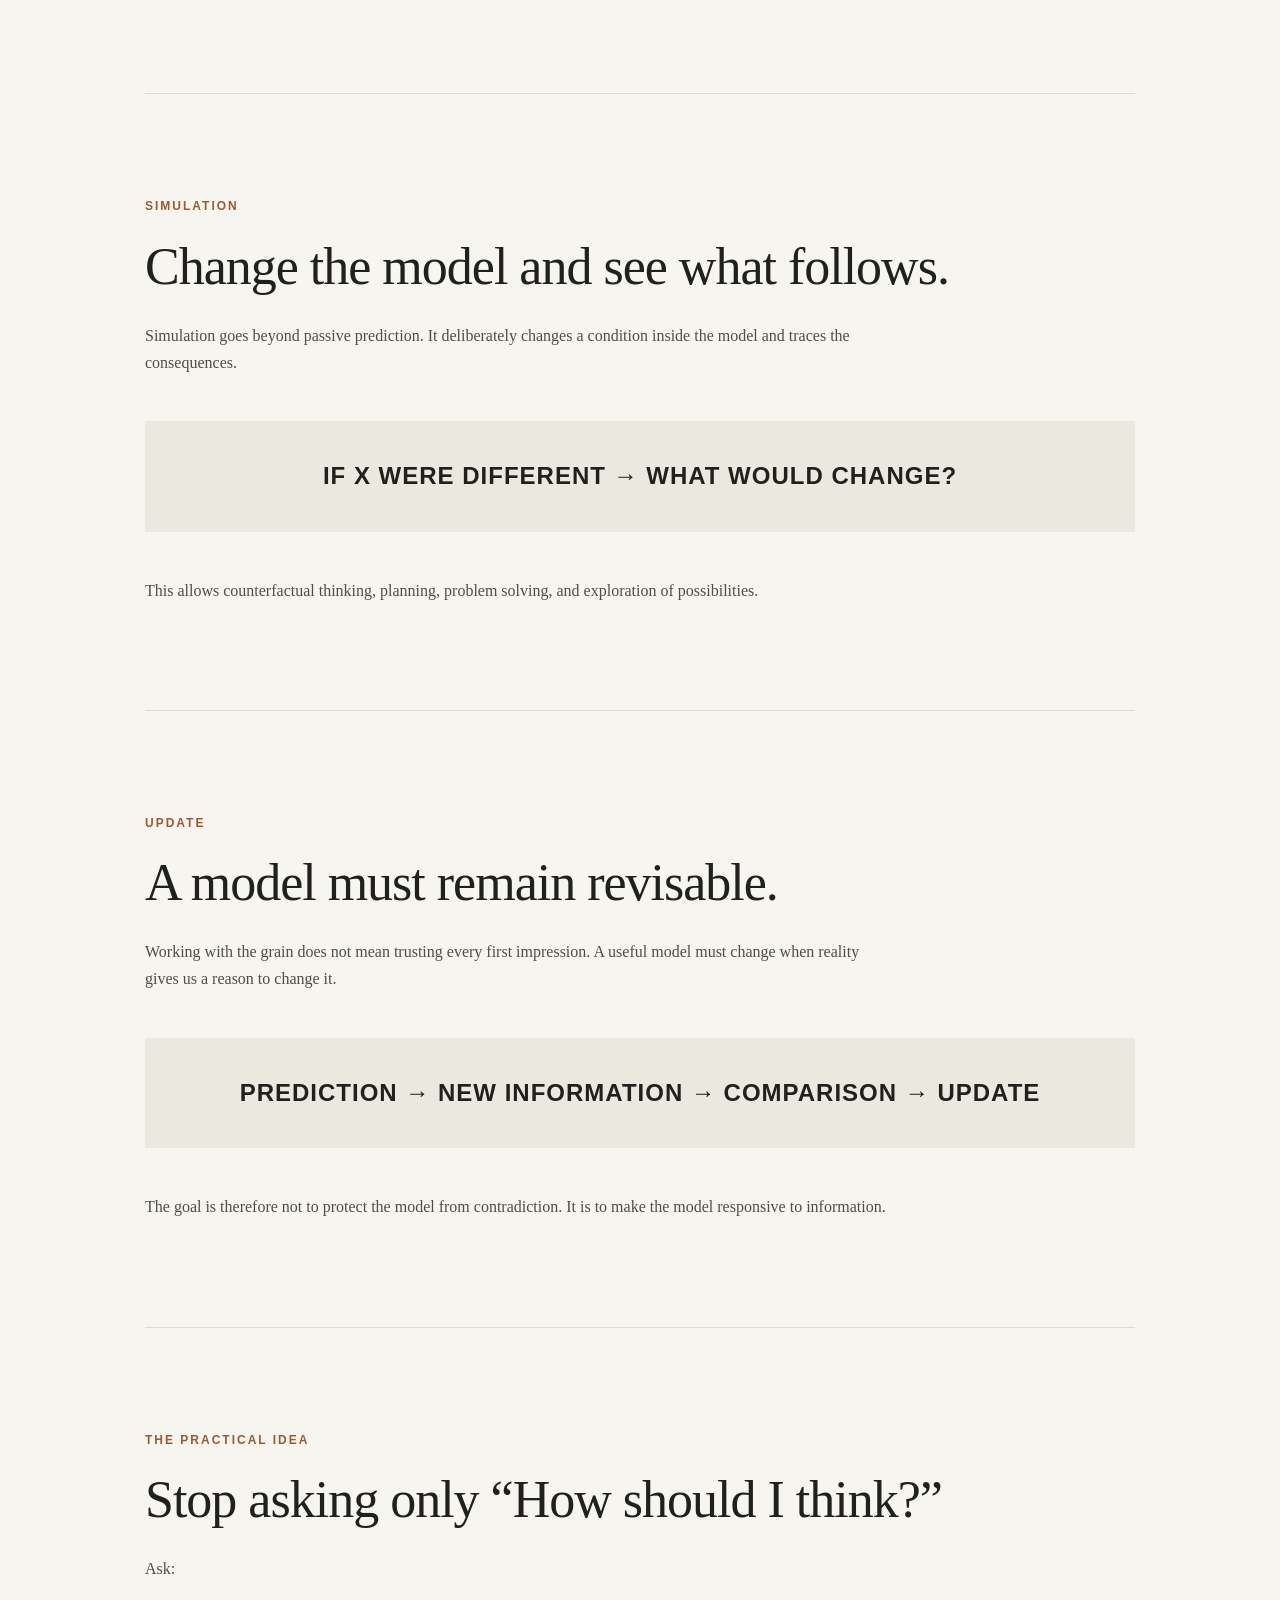
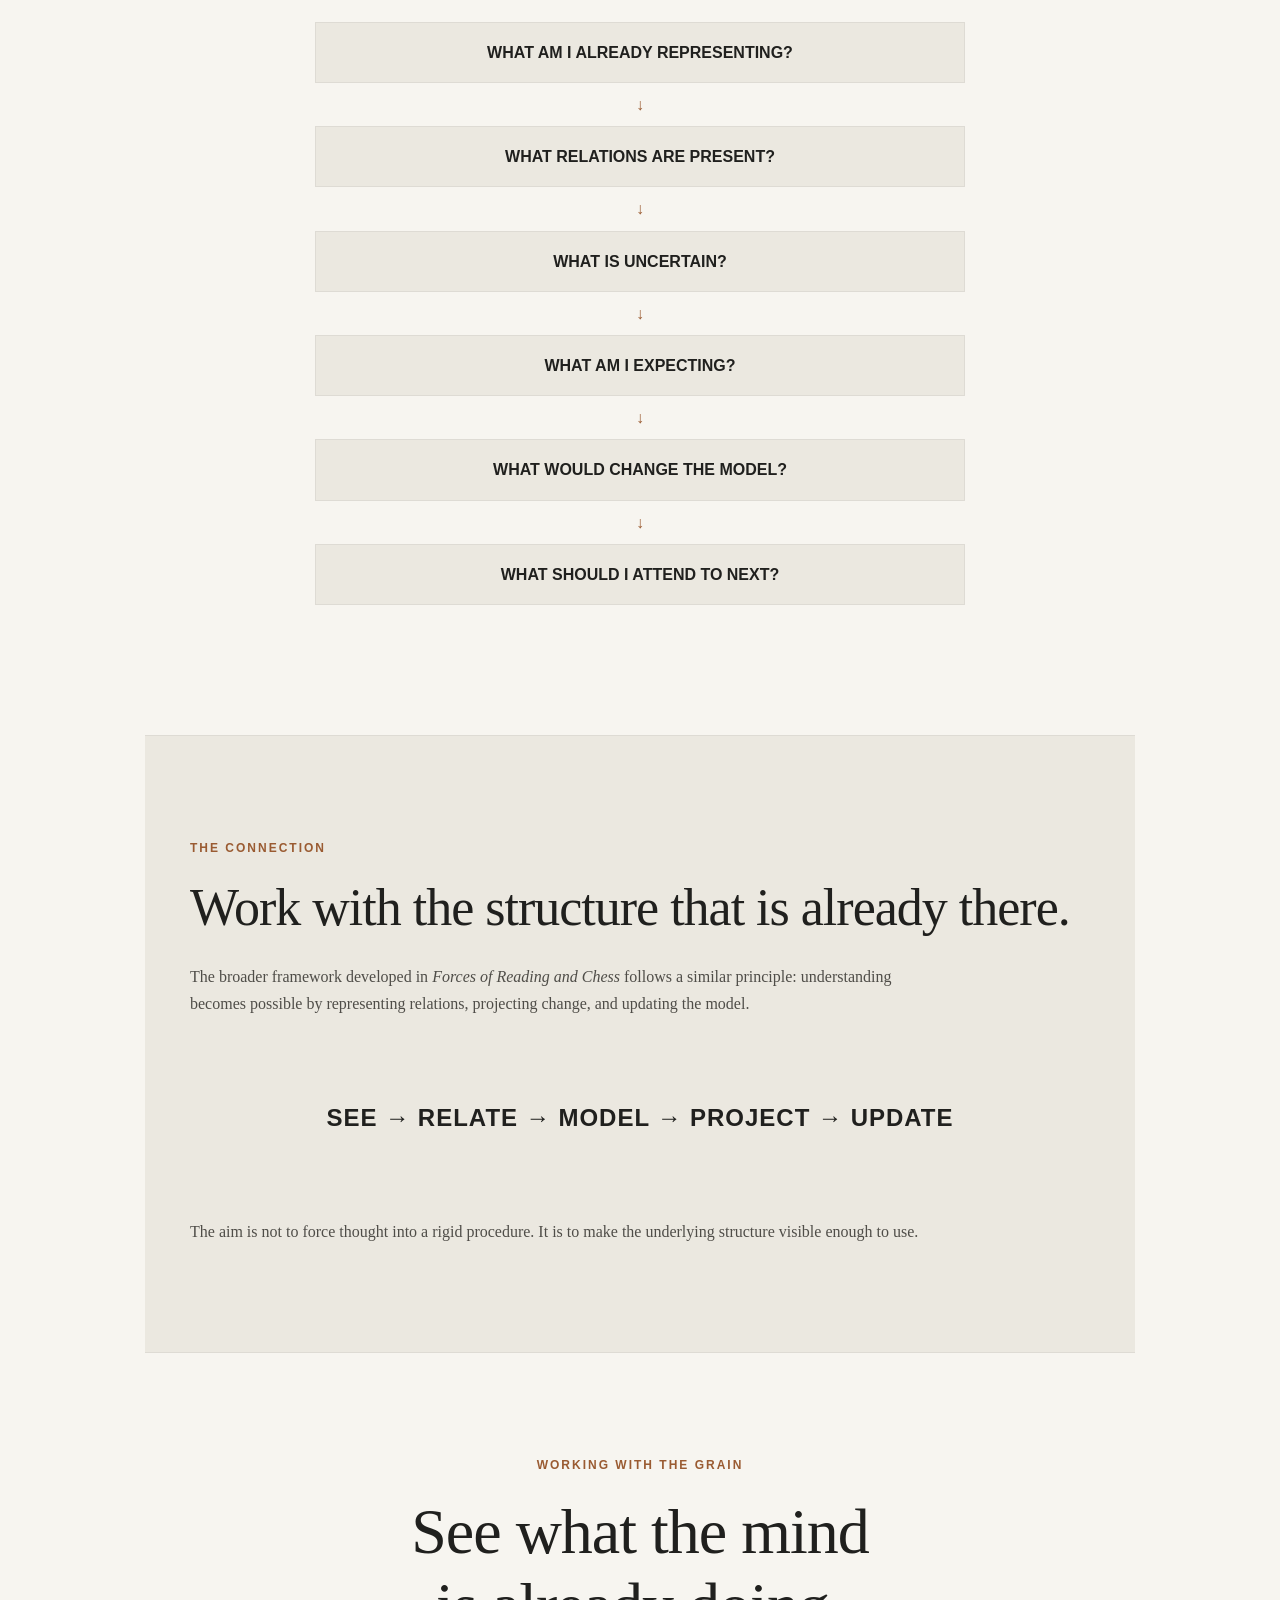
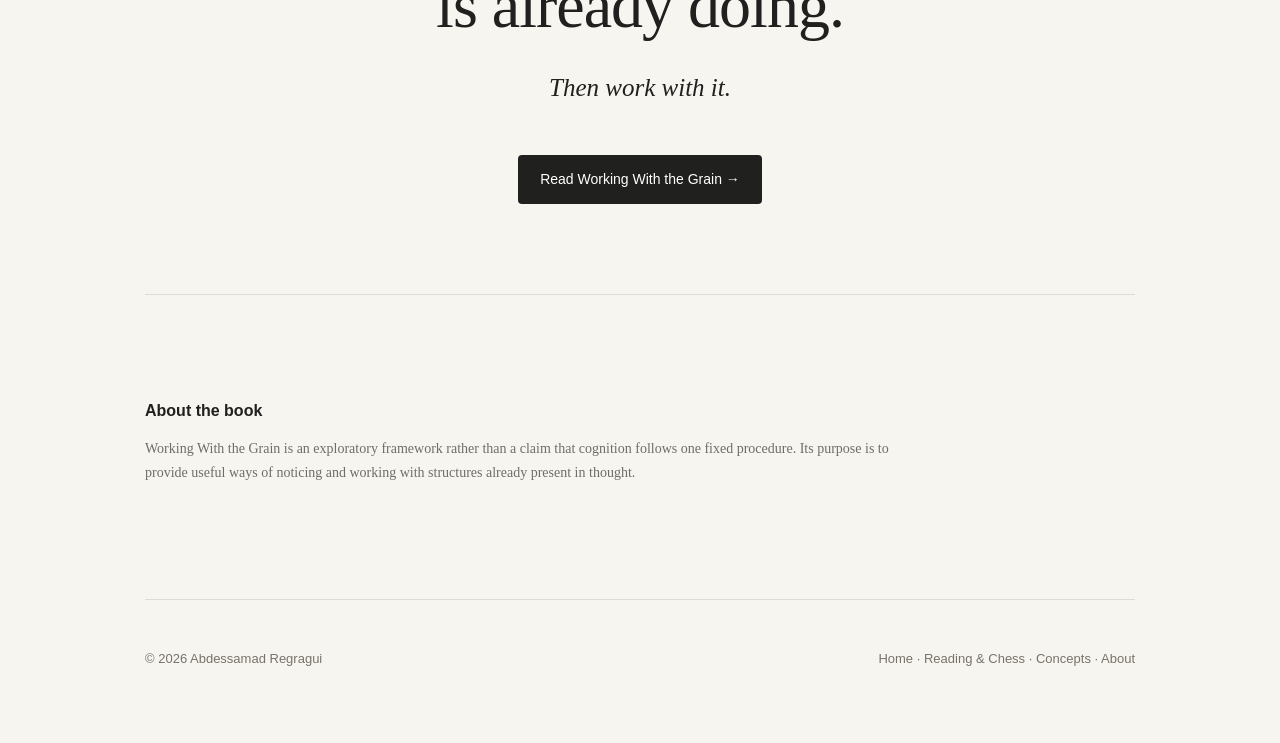
<file: working-with-the-grain.html>
<!DOCTYPE html>
<html lang="en">
<head>
    <meta charset="UTF-8">
    <meta name="viewport" content="width=device-width, initial-scale=1.0">

    <title>Working With the Grain — Abdessamad Regragui</title>

    <meta name="description" content="Working With the Grain by Abdessamad Regragui — an exploration of how thought can work with the structures it already contains instead of constantly fighting them.">

    <link rel="stylesheet" href="style.css">
</head>

<body>

<header>
    <nav class="nav">
        <a href="index.html" class="logo">Abdessamad Regragui</a>

        <div class="nav-links">
            <a href="index.html">Home</a>
            <a href="forces-of-reading-and-chess.html">Reading & Chess</a>
            <a href="working-with-the-grain.html">Working With the Grain</a>
            <a href="concepts.html">Concepts</a>
            <a href="about.html">About</a>
        </div>
    </nav>
</header>

<main>

<section class="hero">

    <p class="eyebrow">WORKING WITH THE GRAIN</p>

    <h1>
        Work with the mind.<br>
        Not against it.
    </h1>

    <p class="intro">
        An exploration of how thought may become easier when we stop
        fighting the structures it naturally uses and instead learn
        to work with them.
    </p>

    <a class="button" href="https://leanpub.com/workingwiththegrain">
        Read the book →
    </a>

</section>


<section>

    <p class="section-label">THE QUESTION</p>

    <h2>What if thinking becomes easier when we work with its structure?</h2>

    <p>
        Much of the effort of thinking can come from trying to force
        ourselves into a method that does not match the way our minds
        are already operating.
    </p>

    <p>
        Instead of asking only how to control thought, we can ask
        another question:
    </p>

    <blockquote>
        What is the mind already doing here?
    </blockquote>

    <p>
        Once that structure becomes visible, it may become possible
        to cooperate with it rather than constantly resist it.
    </p>

</section>


<section>

    <p class="section-label">THE GRAIN</p>

    <h2>Every system has a direction.</h2>

    <p>
        The metaphor of a grain comes from the idea that some structures
        already have a natural direction. Wood has a grain. Water follows
        channels. A physical system has constraints that shape what can
        happen.
    </p>

    <p>
        Thought also has structure: attention, association, memory,
        prediction, imagery, recognition, comparison, expectation,
        and correction.
    </p>

    <div class="large-formula">
        UNDERSTAND THE STRUCTURE → WORK WITH THE STRUCTURE
    </div>

</section>


<section>

    <p class="section-label">THOUGHT IS NOT EMPTY SPACE</p>

    <h2>The mind is already doing something.</h2>

    <p>
        When we try to understand something, we do not begin from
        nothing. Previous knowledge, associations, expectations,
        memories, categories, and mental representations are already
        present.
    </p>

    <p>
        A new piece of information interacts with what is already there.
    </p>

    <div class="large-formula">
        NEW INFORMATION + EXISTING STRUCTURE → NEW MODEL
    </div>

    <p>
        This means that learning and understanding can be approached
        as transformations of an existing model rather than the simple
        accumulation of isolated facts.
    </p>

</section>


<section>

    <p class="section-label">REPRESENTATION</p>

    <h2>Think with the representation that helps you.</h2>

    <p>
        Thought does not have to take one universal form.
        Depending on the problem, a person may use visual,
        spatial, verbal, conceptual, symbolic, motor, causal,
        temporal, or multimodal representations.
    </p>

    <div class="three-columns">

        <div class="concept-card">
            <h3>Visual</h3>
            <p>
                Constructing or manipulating an internal scene,
                shape, object, or arrangement.
            </p>
        </div>

        <div class="concept-card">
            <h3>Relational</h3>
            <p>
                Tracking what is connected to what, what depends
                on what, and what changes when a relation changes.
            </p>
        </div>

        <div class="concept-card">
            <h3>Conceptual</h3>
            <p>
                Organizing ideas, categories, principles,
                explanations, and abstractions.
            </p>
        </div>

    </div>

    <p>
        The useful question is not necessarily “Which representation
        should everyone use?” but “Which representation allows this
        problem to become clearer?”
    </p>

</section>


<section>

    <p class="section-label">ATTENTION</p>

    <h2>Attention can follow structure.</h2>

    <p>
        Instead of trying to attend equally to everything, attention
        can be guided toward what changes the model.
    </p>

    <div class="large-formula">
        WHAT CHANGED? → WHAT DOES IT AFFECT? → WHAT FOLLOWS?
    </div>

    <p>
        A small detail may become important if it changes a central
        relationship. A large amount of information may remain
        irrelevant if it does not affect the model being constructed.
    </p>

</section>


<section>

    <p class="section-label">RECOGNITION</p>

    <h2>Recognition is structure becoming available.</h2>

    <p>
        Recognition does not necessarily mean recalling a complete
        answer. It can mean detecting a familiar structure, relation,
        pattern, or possibility.
    </p>

    <div class="two-columns">

        <div class="concept-card">

            <h3>What do I know here?</h3>

            <p>
                What object, pattern, structure, or situation does
                this resemble?
            </p>

        </div>

        <div class="concept-card">

            <h3>Who do I know here?</h3>

            <p>
                What agent, intention, role, or social relationship
                is represented?
            </p>

        </div>

    </div>

</section>


<section>

    <p class="section-label">QUESTIONS AS TOOLS</p>

    <h2>A good question can align attention with the structure.</h2>

    <div class="three-columns">

        <div class="concept-card">
            <h3>Change</h3>
            <p>
                What changed?
            </p>
        </div>

        <div class="concept-card">
            <h3>Cause</h3>
            <p>
                What caused this?
            </p>
        </div>

        <div class="concept-card">
            <h3>Future</h3>
            <p>
                What will happen next?
            </p>
        </div>

        <div class="concept-card">
            <h3>Obstacle</h3>
            <p>
                What is preventing the desired state?
            </p>
        </div>

        <div class="concept-card">
            <h3>Mechanism</h3>
            <p>
                What could change the situation?
            </p>
        </div>

        <div class="concept-card">
            <h3>Purpose</h3>
            <p>
                What is this for?
            </p>
        </div>

    </div>

</section>


<section>

    <p class="section-label">THE FUTURE</p>

    <h2>Prediction may be a natural extension of understanding.</h2>

    <p>
        Once a model contains relationships, it can be projected forward.
        The question becomes what the current structure makes possible,
        likely, necessary, or constrained.
    </p>

    <div class="large-formula">
        CURRENT MODEL → PROJECT → POSSIBLE FUTURE
    </div>

    <p>
        Prediction does not mean certainty. It means using the current
        model to generate expectations that can later be confirmed,
        modified, rejected, or left unresolved.
    </p>

</section>


<section>

    <p class="section-label">BACKWARD AND FORWARD</p>

    <h2>Thought can move in both directions.</h2>

    <div class="comparison">

        <div class="concept-card">

            <h3>Backward</h3>

            <p>
                Trace from the present toward what explains it.
            </p>

            <div class="small-formula">
                STATE ← CAUSE
            </div>

        </div>

        <div class="concept-card">

            <h3>Forward</h3>

            <p>
                Project from the present toward what may follow.
            </p>

            <div class="small-formula">
                STATE → CONSEQUENCE
            </div>

        </div>

    </div>

    <p>
        Cause inference and prediction can therefore be understood as
        two directions of the same broader operation: following a
        relation toward an unseen target.
    </p>

</section>


<section>

    <p class="section-label">SIMULATION</p>

    <h2>Change the model and see what follows.</h2>

    <p>
        Simulation goes beyond passive prediction. It deliberately
        changes a condition inside the model and traces the consequences.
    </p>

    <div class="large-formula">
        IF X WERE DIFFERENT → WHAT WOULD CHANGE?
    </div>

    <p>
        This allows counterfactual thinking, planning, problem solving,
        and exploration of possibilities.
    </p>

</section>


<section>

    <p class="section-label">UPDATE</p>

    <h2>A model must remain revisable.</h2>

    <p>
        Working with the grain does not mean trusting every first
        impression. A useful model must change when reality gives
        us a reason to change it.
    </p>

    <div class="large-formula">
        PREDICTION → NEW INFORMATION → COMPARISON → UPDATE
    </div>

    <p>
        The goal is therefore not to protect the model from contradiction.
        It is to make the model responsive to information.
    </p>

</section>


<section>

    <p class="section-label">THE PRACTICAL IDEA</p>

    <h2>Stop asking only “How should I think?”</h2>

    <p>
        Ask:
    </p>

    <div class="calculation">

        <div>WHAT AM I ALREADY REPRESENTING?</div>
        <div>↓</div>

        <div>WHAT RELATIONS ARE PRESENT?</div>
        <div>↓</div>

        <div>WHAT IS UNCERTAIN?</div>
        <div>↓</div>

        <div>WHAT AM I EXPECTING?</div>
        <div>↓</div>

        <div>WHAT WOULD CHANGE THE MODEL?</div>
        <div>↓</div>

        <div>WHAT SHOULD I ATTEND TO NEXT?</div>

    </div>

</section>


<section class="connection">

    <p class="section-label">THE CONNECTION</p>

    <h2>Work with the structure that is already there.</h2>

    <p>
        The broader framework developed in <em>Forces of Reading and
        Chess</em> follows a similar principle: understanding becomes
        possible by representing relations, projecting change, and
        updating the model.
    </p>

    <div class="large-formula">
        SEE → RELATE → MODEL → PROJECT → UPDATE
    </div>

    <p>
        The aim is not to force thought into a rigid procedure.
        It is to make the underlying structure visible enough to use.
    </p>

</section>


<section class="final">

    <p class="section-label">WORKING WITH THE GRAIN</p>

    <h2>
        See what the mind<br>
        is already doing.
    </h2>

    <p class="emphasis">
        Then work with it.
    </p>

    <a class="button" href="https://leanpub.com/workingwiththegrain">
        Read Working With the Grain →
    </a>

</section>


<section class="disclaimer">

    <h3>About the book</h3>

    <p>
        Working With the Grain is an exploratory framework rather than
        a claim that cognition follows one fixed procedure. Its purpose
        is to provide useful ways of noticing and working with structures
        already present in thought.
    </p>

</section>

</main>


<footer>

    <p>© 2026 Abdessamad Regragui</p>

    <p>
        <a href="index.html">Home</a> ·
        <a href="forces-of-reading-and-chess.html">Reading & Chess</a> ·
        <a href="concepts.html">Concepts</a> ·
        <a href="about.html">About</a>
    </p>

</footer>

</body>
</html>
</file>
<file: style.css>
* {
  box-sizing: border-box;
}

html {
  scroll-behavior: smooth;
}

body {
  margin: 0;
  background: #f7f5f0;
  color: #20201e;
  font-family: Georgia, "Times New Roman", serif;
  line-height: 1.7;
}

a {
  color: inherit;
}

.nav {
  max-width: 1150px;
  margin: auto;
  padding: 24px 30px;
  display: flex;
  justify-content: space-between;
  align-items: center;
  gap: 30px;
  font-family: Arial, sans-serif;
}

.logo {
  font-weight: bold;
  text-decoration: none;
  letter-spacing: -0.3px;
}

.nav-links {
  display: flex;
  gap: 22px;
  flex-wrap: wrap;
  justify-content: flex-end;
}

.nav-links a {
  text-decoration: none;
  font-size: 14px;
  color: #55534e;
}

.nav-links a:hover {
  color: #9a5b32;
}

main {
  max-width: 1050px;
  margin: auto;
  padding: 0 30px;
}

section {
  padding: 90px 0;
  border-bottom: 1px solid #dedbd4;
}

.hero {
  padding: 110px 0 100px;
  max-width: 900px;
}

.eyebrow,
.section-label {
  font-family: Arial, sans-serif;
  font-size: 12px;
  font-weight: bold;
  letter-spacing: 2px;
  color: #9a5b32;
  margin-bottom: 20px;
}

.hero h1 {
  font-size: clamp(42px, 7vw, 76px);
  line-height: 1.08;
  letter-spacing: -2px;
  margin: 0 0 30px;
  font-weight: normal;
}

.intro {
  font-size: 22px;
  max-width: 720px;
  color: #5d5a54;
}

.button {
  display: inline-block;
  margin-top: 20px;
  padding: 13px 22px;
  background: #20201e;
  color: white;
  text-decoration: none;
  font-family: Arial, sans-serif;
  font-size: 14px;
  border-radius: 4px;
}

.button:hover {
  background: #9a5b32;
}

h2 {
  font-size: clamp(32px, 5vw, 52px);
  line-height: 1.15;
  letter-spacing: -1px;
  font-weight: normal;
  margin: 0 0 25px;
}

h3 {
  line-height: 1.25;
}

section p {
  max-width: 750px;
  color: #4f4d48;
}

.formula,
.large-formula,
.small-formula {
  font-family: Arial, sans-serif;
  font-weight: bold;
  letter-spacing: 1px;
  text-align: center;
}

.formula {
  margin: 35px 0;
  padding: 25px;
  background: #ebe8e0;
  font-size: 16px;
}

.large-formula {
  margin: 45px 0;
  padding: 35px 25px;
  background: #ebe8e0;
  font-size: clamp(16px, 2.5vw, 24px);
  line-height: 1.7;
}

.small-formula {
  margin-top: 20px;
  font-size: 14px;
}

.framework {
  margin-top: 45px;
  display: grid;
  grid-template-columns: repeat(2, 1fr);
  gap: 18px;
}

.framework-step,
.concept-card,
.force-card {
  background: #efede7;
  padding: 28px;
  border: 1px solid #dedbd4;
}

.framework-step strong {
  font-family: Arial, sans-serif;
  color: #9a5b32;
  font-size: 13px;
}

.framework-step h3 {
  font-size: 24px;
  margin: 8px 0;
}

.framework-step p {
  margin: 0;
  font-size: 15px;
}

.two-columns,
.three-columns,
.comparison {
  display: grid;
  gap: 20px;
  margin-top: 40px;
}

.two-columns {
  grid-template-columns: repeat(2, 1fr);
}

.three-columns {
  grid-template-columns: repeat(3, 1fr);
}

.comparison {
  grid-template-columns: repeat(2, 1fr);
}

.concept-card h3,
.force-card h3 {
  margin-top: 0;
  font-size: 20px;
}

.concept-card p,
.force-card p {
  margin-bottom: 0;
}

.force-grid {
  margin-top: 40px;
  display: grid;
  grid-template-columns: repeat(3, 1fr);
  gap: 18px;
}

.force-card {
  min-height: 180px;
}

.force-card h3 {
  font-size: 25px;
}

.note {
  font-family: Arial, sans-serif;
  font-size: 13px;
  color: #77736b;
  font-style: italic;
}

.emphasis {
  font-size: 25px;
  font-style: italic;
  color: #20201e;
}

blockquote {
  margin: 25px 0;
  padding: 20px 25px;
  border-left: 3px solid #9a5b32;
  font-size: 25px;
  font-style: italic;
  color: #33312d;
}

.calculation {
  max-width: 650px;
  margin: 40px auto;
  text-align: center;
  font-family: Arial, sans-serif;
  font-weight: bold;
}

.calculation div {
  padding: 8px;
}

.calculation div:nth-child(odd) {
  background: #ebe8e0;
  border: 1px solid #dedbd4;
  padding: 16px;
}

.calculation div:nth-child(even) {
  color: #9a5b32;
}

.connection {
  background: #ebe8e0;
  padding-left: 45px;
  padding-right: 45px;
}

.final {
  text-align: center;
}

.final h2 {
  font-size: clamp(38px, 6vw, 64px);
}

.final p {
  margin-left: auto;
  margin-right: auto;
}

.book {
  text-align: center;
}

.book p {
  margin-left: auto;
  margin-right: auto;
}

.disclaimer {
  padding-bottom: 100px;
}

.disclaimer h3 {
  font-family: Arial, sans-serif;
  font-size: 16px;
}

.disclaimer p {
  font-size: 14px;
  color: #706d67;
}

footer {
  max-width: 1050px;
  margin: auto;
  padding: 35px 30px 60px;
  display: flex;
  justify-content: space-between;
  gap: 20px;
  font-family: Arial, sans-serif;
  font-size: 13px;
  color: #77736b;
}

footer a {
  text-decoration: none;
}

@media (max-width: 750px) {

  .nav {
    align-items: flex-start;
    flex-direction: column;
    padding: 20px;
  }

  .nav-links {
    justify-content: flex-start;
    gap: 12px 18px;
  }

  main {
    padding: 0 20px;
  }

  section {
    padding: 65px 0;
  }

  .hero {
    padding: 70px 0;
  }

  .hero h1 {
    letter-spacing: -1px;
  }

  .framework,
  .two-columns,
  .three-columns,
  .comparison,
  .force-grid {
    grid-template-columns: 1fr;
  }

  .connection {
    padding-left: 25px;
    padding-right: 25px;
  }

  footer {
    padding-left: 20px;
    padding-right: 20px;
    flex-direction: column;
  }
}
</file>
